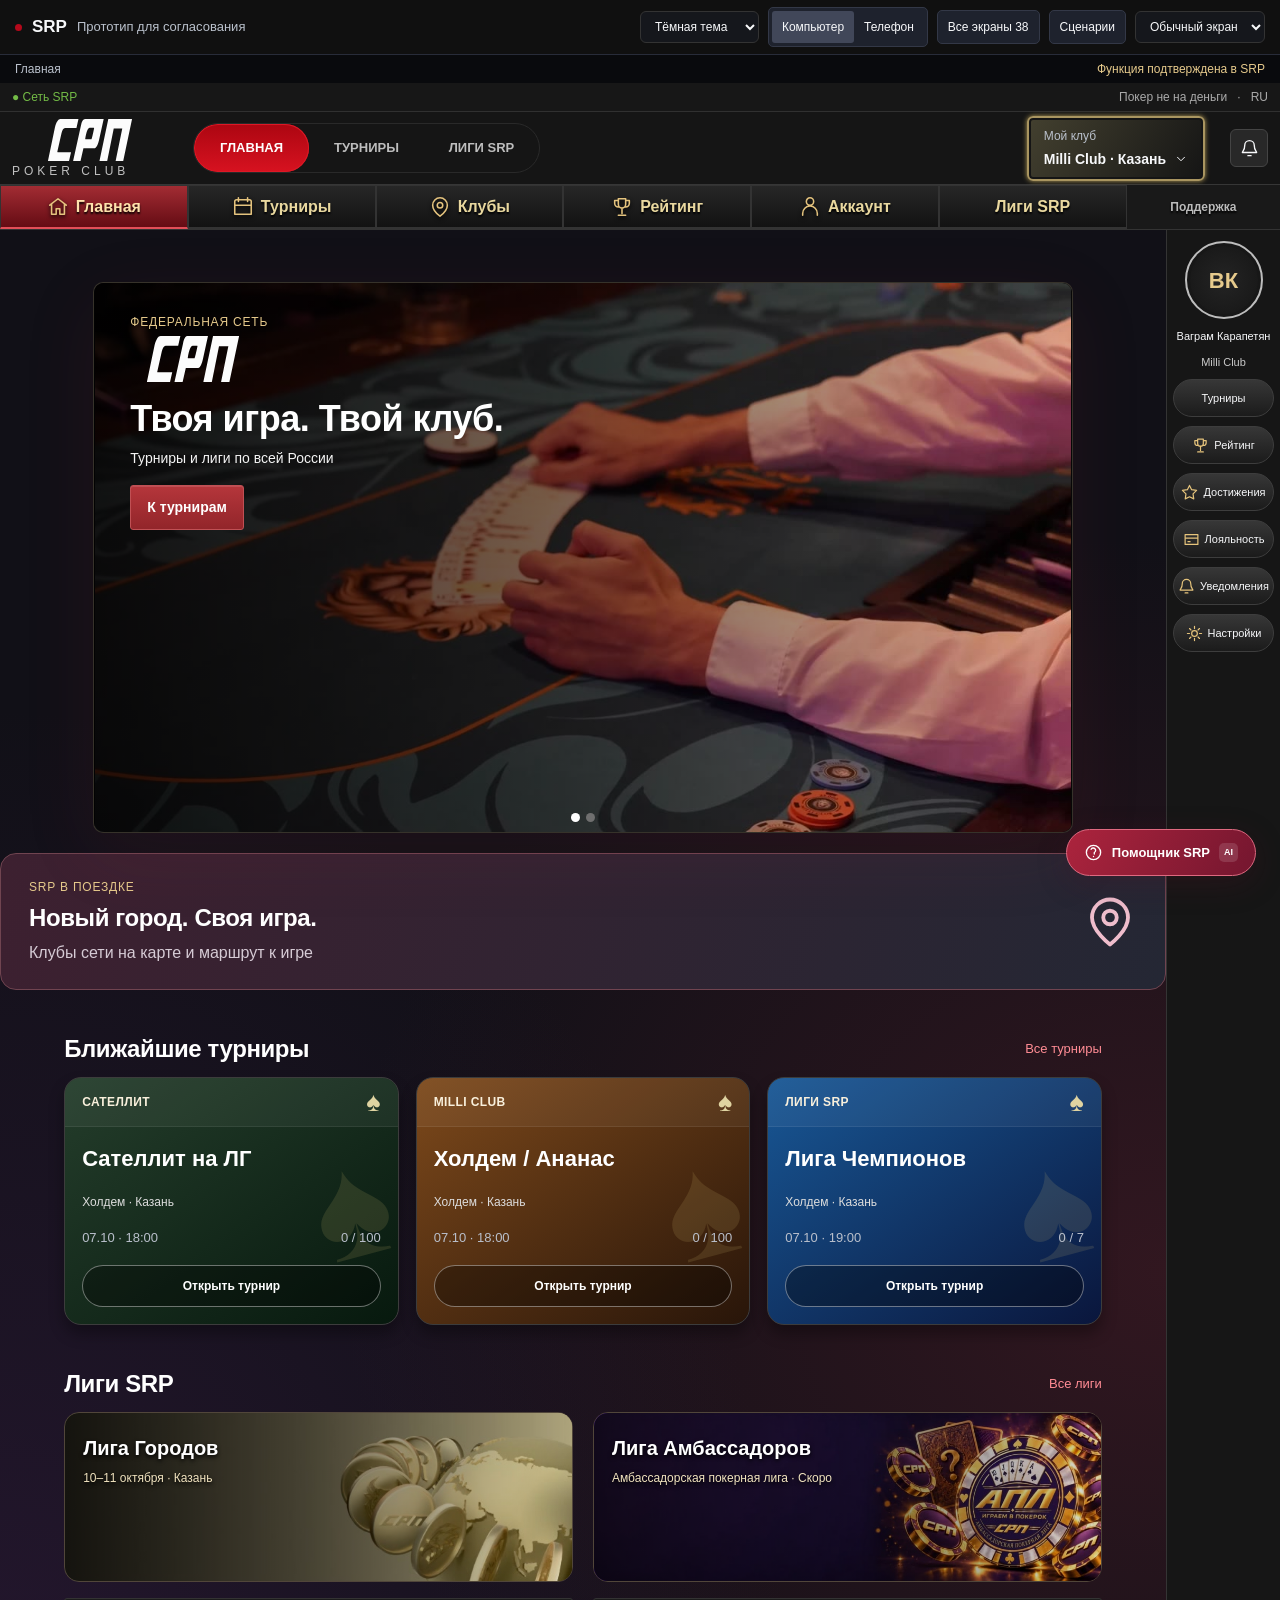
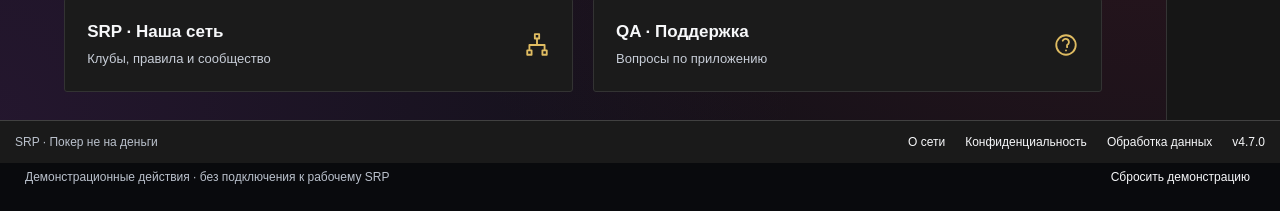
<file: index.html>
<!doctype html>
<html lang="ru">
<head>
<meta charset="utf-8"><meta name="viewport" content="width=device-width,initial-scale=1">
<meta name="description" content="Интерактивный прототип SRP: мобильная и десктопная версии, экраны и сценарии для согласования.">
<title>SRP — интерактивный прототип</title>
<link rel="icon" href="data:image/svg+xml,%3Csvg xmlns='http://www.w3.org/2000/svg' viewBox='0 0 40 40'%3E%3Crect width='40' height='40' rx='8' fill='%23ed343e'/%3E%3Ctext x='20' y='29' text-anchor='middle' font-size='30' fill='white'%3E♠%3C/text%3E%3C/svg%3E">
<link rel="stylesheet" href="styles.css?v=trip-plan-1">
</head>
<body>
<div id="prototype">
<header class="review-bar">
  <div class="review-brand"><span class="review-dot"></span><b>SRP</b><span>Прототип для согласования</span></div>
  <div class="review-actions">
    <select id="theme-picker" aria-label="Тема оформления"><option value="dark">Тёмная тема</option><option value="light">Светлая тема</option></select>
    <div class="device-picker" aria-label="Формат экрана"><button data-device="desktop" aria-pressed="true">Компьютер</button><button data-device="mobile" aria-pressed="false">Телефон</button></div>
    <button class="review-button" data-action="catalog">Все экраны <span id="screen-count"></span></button>
    <button class="review-button" data-action="journeys">Сценарии</button>
    <select id="state-picker" aria-label="Состояние экрана"><option value="normal">Обычный экран</option><option value="loading">Загрузка</option><option value="empty">Нет данных</option><option value="error">Ошибка</option></select>
  </div>
</header>
<div class="review-caption"><span id="screen-caption"></span><span id="coverage-caption"></span></div>
<div id="frame" class="frame" data-device="desktop"><div id="app" class="app"></div></div>
<div class="review-bottom"><span>Демонстрационные действия · без подключения к рабочему SRP</span><button data-action="reset-demo">Сбросить демонстрацию</button></div>
<div id="review-drawer" hidden></div>
<div id="modal-root"></div>
<div id="assistant-root"></div>
<div id="toast" role="status" aria-live="polite"></div>
</div>
<script src="app.js?v=trip-plan-1"></script>
</body>
</html>
</file>
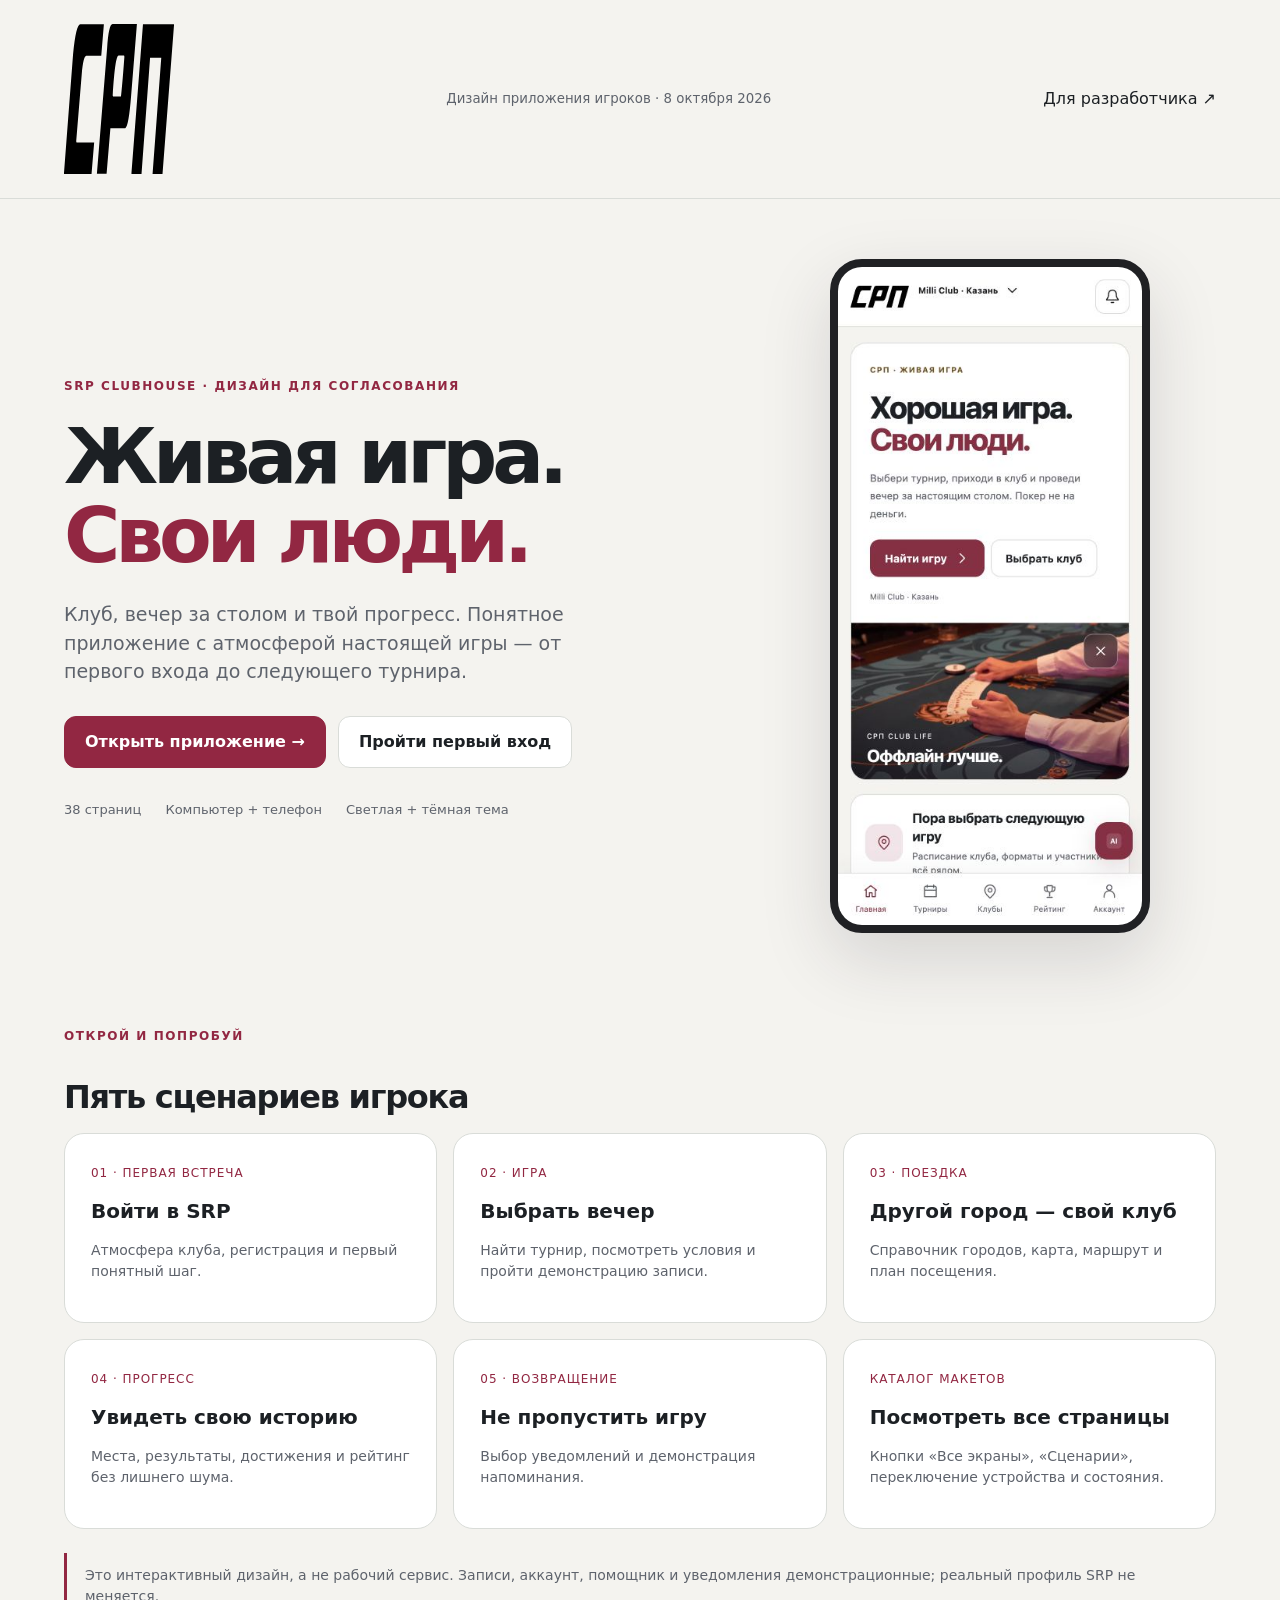
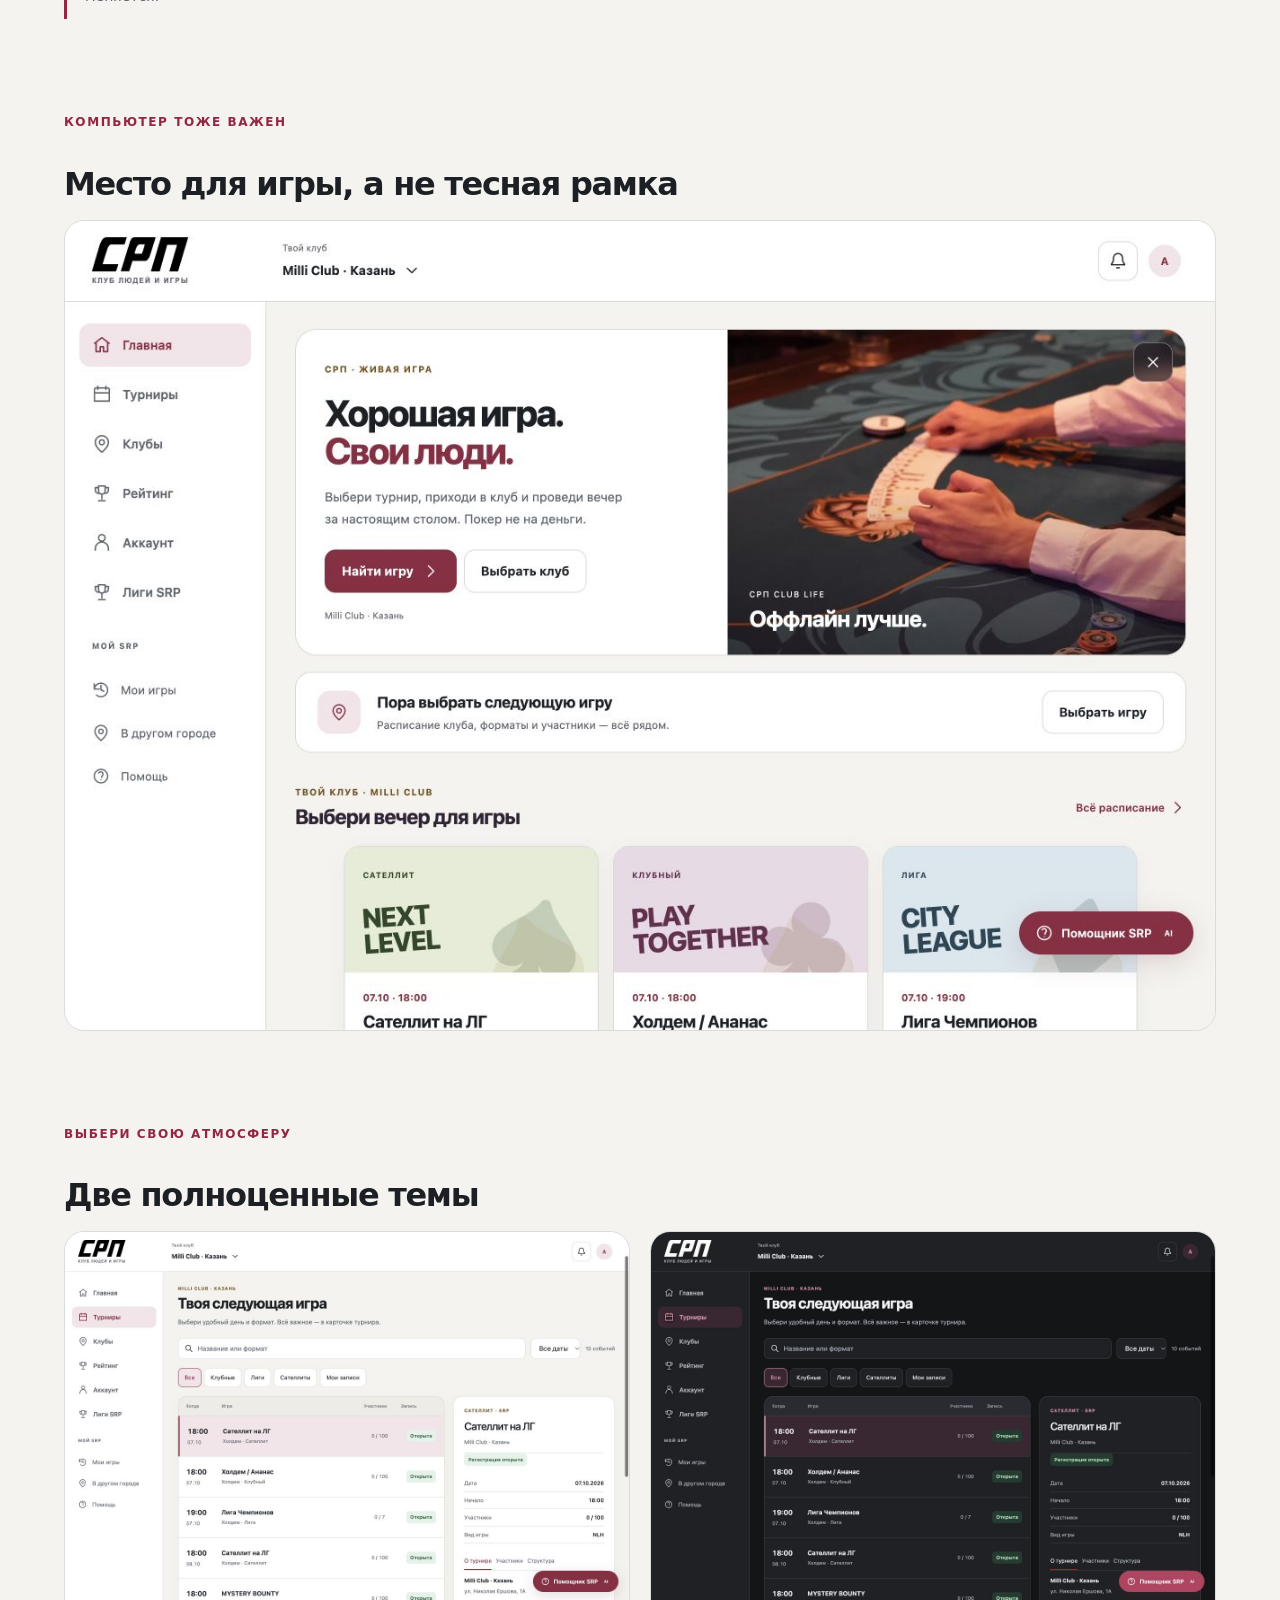
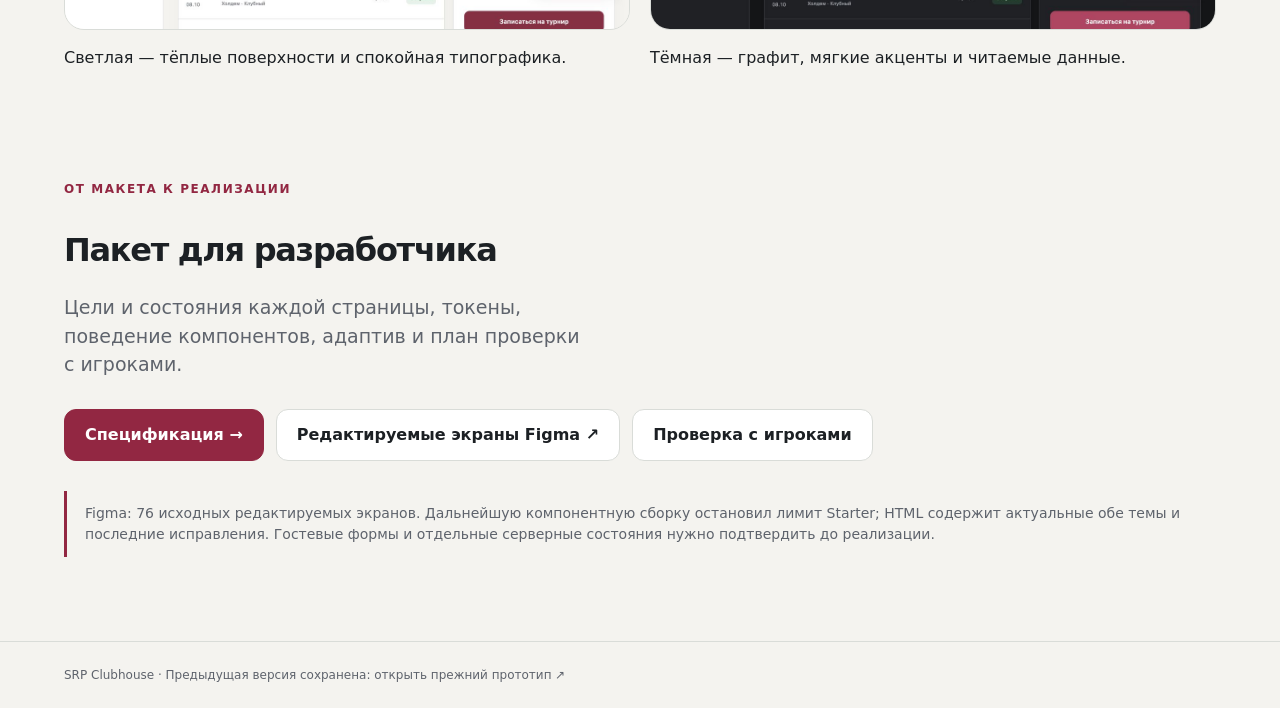
<file: design-v2/index.html>
<!doctype html><html lang="ru"><head><meta charset="utf-8"><meta name="viewport" content="width=device-width,initial-scale=1"><title>SRP Clubhouse · Новый дизайн</title><meta name="description" content="Новый дизайн приложения игроков SRP. Интерактивные сценарии, компьютер и телефон, две темы."><style>*{box-sizing:border-box}body{margin:0;background:#f4f3ef;color:#1c2024;font-family:Inter,system-ui,sans-serif;line-height:1.5}a{color:inherit;text-decoration:none}header{padding:24px 5vw;display:flex;align-items:center;justify-content:space-between;border-bottom:1px solid #d9dcd8}header img{width:110px;filter:brightness(0)}header small{color:#5e636c}main{max-width:1400px;margin:auto;padding:60px 5vw}h1{font-size:clamp(48px,6vw,86px);line-height:1.04;letter-spacing:-.065em;margin:20px 0 24px}h1 em{font-style:normal;color:#922742}.hero{display:grid;grid-template-columns:1fr .72fr;gap:70px;align-items:center}.eyebrow{font-size:12px;letter-spacing:.13em;color:#922742;font-weight:700}.intro{max-width:520px;font-size:19px;color:#5e636c}nav,.actions{display:flex;gap:12px;flex-wrap:wrap;margin:30px 0}.btn{display:inline-flex;align-items:center;min-height:48px;padding:13px 20px;border:1px solid #d9dcd8;border-radius:12px;background:white;font-weight:600}.btn.primary{background:#922742;color:white;border-color:#922742}.phone{max-width:320px;margin:auto;overflow:hidden;border-radius:32px;background:#202124;border:8px solid #202124;box-shadow:0 26px 70px #27222d26;line-height:0}.phone img{width:100%;height:auto}.meta{display:flex;gap:24px;flex-wrap:wrap;color:#5e636c;font-size:13px;margin-top:32px}.section{margin-top:90px}h2{font-size:32px;letter-spacing:-.04em;margin-bottom:12px}.grid{display:grid;grid-template-columns:repeat(3,1fr);gap:16px}.card{border:1px solid #d9dcd8;border-radius:20px;padding:26px;background:white}.card b{display:block;font-size:20px;margin:12px 0}.card p{color:#5e636c;font-size:14px}.card .number{font-size:12px;letter-spacing:.08em;color:#922742}.shot{width:100%;border:1px solid #d9dcd8;border-radius:20px;display:block}.themes{display:grid;grid-template-columns:1fr 1fr;gap:20px}.note{border-left:3px solid #922742;padding:12px 18px;color:#5e636c;font-size:14px;margin:24px 0}footer{border-top:1px solid #d9dcd8;padding:24px 5vw;color:#5e636c;font-size:12px}a:focus-visible{outline:3px solid #20847a;outline-offset:4px}@media(max-width:760px){header small{display:none}.hero{grid-template-columns:1fr;gap:36px}main{padding-top:36px}.grid,.themes{grid-template-columns:1fr}.section{margin-top:52px}.phone{max-width:270px}.intro{font-size:16px}}</style></head><body><header><img src="media/srp-wordmark.svg" alt="СРП"><small>Дизайн приложения игроков · 8 октября 2026</small><a href="handoff.html">Для разработчика ↗</a></header><main><section class="hero"><div><span class="eyebrow">SRP CLUBHOUSE · ДИЗАЙН ДЛЯ СОГЛАСОВАНИЯ</span><h1>Живая игра.<br><em>Свои люди.</em></h1><p class="intro">Клуб, вечер за столом и твой прогресс. Понятное приложение с атмосферой настоящей игры — от первого входа до следующего турнира.</p><div class="actions"><a class="btn primary" href="prototype/index.html?theme=light#home">Открыть приложение →</a><a class="btn" href="prototype/index.html?theme=light&audience=new#welcome">Пройти первый вход</a></div><div class="meta"><span>38 страниц</span><span>Компьютер + телефон</span><span>Светлая + тёмная тема</span></div></div><a class="phone" href="prototype/index.html?theme=light&device=mobile#home"><img src="previews/home-mobile-light.png" alt="Мобильная главная SRP"></a></section><section class="section"><span class="eyebrow">ОТКРОЙ И ПОПРОБУЙ</span><h2>Пять сценариев игрока</h2><div class="grid"><a class="card" href="prototype/index.html?theme=light&audience=new#welcome"><span class="number">01 · ПЕРВАЯ ВСТРЕЧА</span><b>Войти в SRP</b><p>Атмосфера клуба, регистрация и первый понятный шаг.</p></a><a class="card" href="prototype/index.html?theme=light#tournaments"><span class="number">02 · ИГРА</span><b>Выбрать вечер</b><p>Найти турнир, посмотреть условия и пройти демонстрацию записи.</p></a><a class="card" href="prototype/index.html?theme=light#map"><span class="number">03 · ПОЕЗДКА</span><b>Другой город — свой клуб</b><p>Справочник городов, карта, маршрут и план посещения.</p></a><a class="card" href="prototype/index.html?theme=light#statistics"><span class="number">04 · ПРОГРЕСС</span><b>Увидеть свою историю</b><p>Места, результаты, достижения и рейтинг без лишнего шума.</p></a><a class="card" href="prototype/index.html?theme=light#push-settings"><span class="number">05 · ВОЗВРАЩЕНИЕ</span><b>Не пропустить игру</b><p>Выбор уведомлений и демонстрация напоминания.</p></a><a class="card" href="prototype/index.html?theme=light&review=on#home"><span class="number">КАТАЛОГ МАКЕТОВ</span><b>Посмотреть все страницы</b><p>Кнопки «Все экраны», «Сценарии», переключение устройства и состояния.</p></a></div><p class="note">Это интерактивный дизайн, а не рабочий сервис. Записи, аккаунт, помощник и уведомления демонстрационные; реальный профиль SRP не меняется.</p></section><section class="section"><span class="eyebrow">КОМПЬЮТЕР ТОЖЕ ВАЖЕН</span><h2>Место для игры, а не тесная рамка</h2><a href="prototype/index.html?theme=light#home"><img class="shot" src="previews/home-desktop-light.png" alt="Главная SRP на компьютере"></a></section><section class="section"><span class="eyebrow">ВЫБЕРИ СВОЮ АТМОСФЕРУ</span><h2>Две полноценные темы</h2><div class="themes"><a href="prototype/index.html?theme=light#tournaments"><img class="shot" src="previews/tournaments-desktop-light.png" alt="Турниры · светлая тема"><p>Светлая — тёплые поверхности и спокойная типографика.</p></a><a href="prototype/index.html?theme=dark#tournaments"><img class="shot" src="previews/tournaments-desktop-dark.png" alt="Турниры · тёмная тема"><p>Тёмная — графит, мягкие акценты и читаемые данные.</p></a></div></section><section class="section"><span class="eyebrow">ОТ МАКЕТА К РЕАЛИЗАЦИИ</span><h2>Пакет для разработчика</h2><p class="intro">Цели и состояния каждой страницы, токены, поведение компонентов, адаптив и план проверки с игроками.</p><nav><a class="btn primary" href="handoff.html">Спецификация →</a><a class="btn" href="https://www.figma.com/design/gXy7fwsV4HKG4T3vUxKdQ6">Редактируемые экраны Figma ↗</a><a class="btn" href="usability-test.md">Проверка с игроками</a></nav><p class="note">Figma: 76 исходных редактируемых экранов. Дальнейшую компонентную сборку остановил лимит Starter; HTML содержит актуальные обе темы и последние исправления. Гостевые формы и отдельные серверные состояния нужно подтвердить до реализации.</p></section></main><footer>SRP Clubhouse · Предыдущая версия сохранена: <a href="../">открыть прежний прототип ↗</a></footer></body></html>
</file>
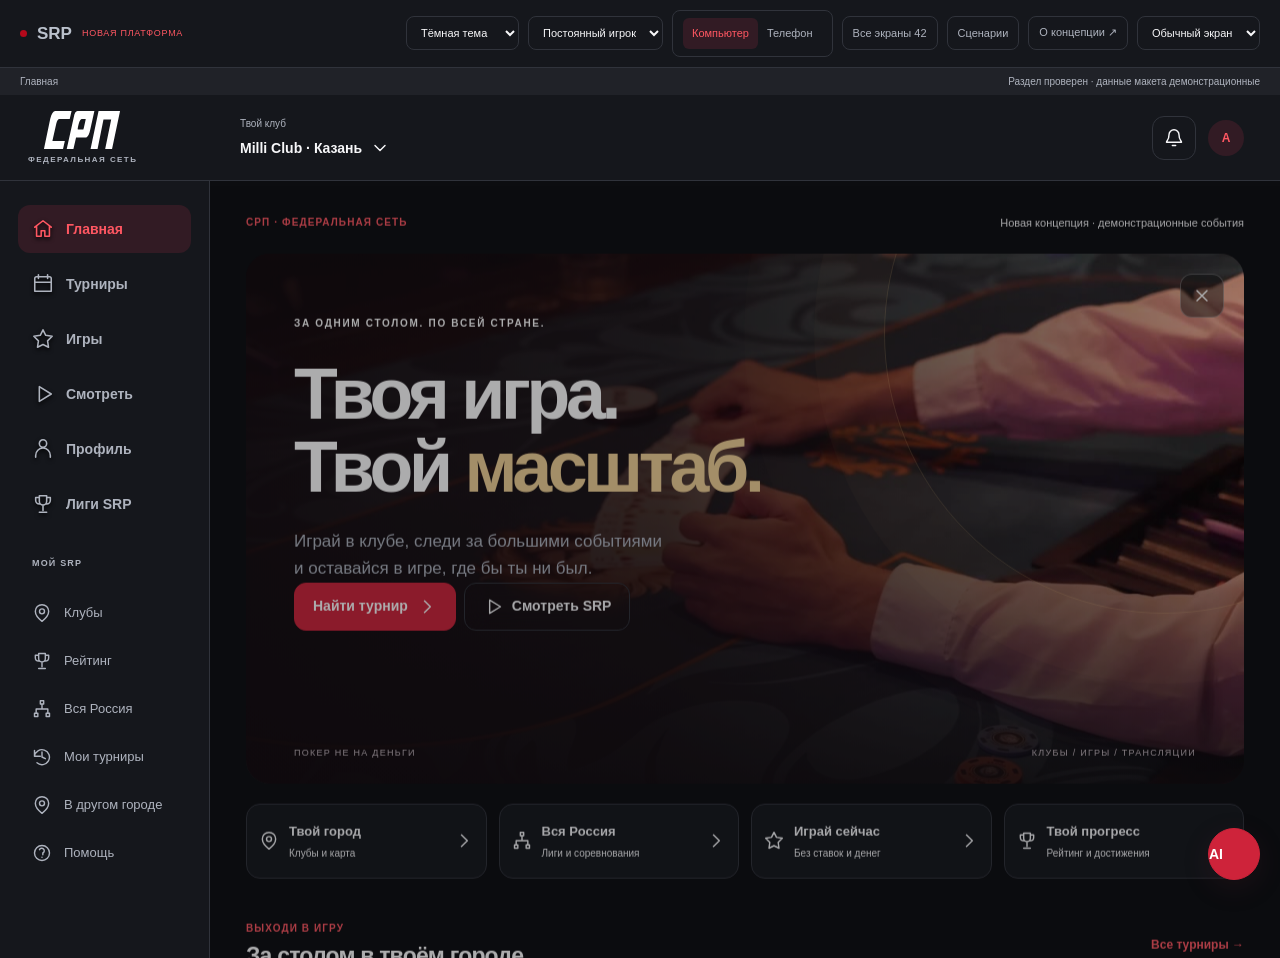
<file: design-v3/index.html>
<!doctype html><html lang="ru"><meta charset="utf-8"><meta name="viewport" content="width=device-width,initial-scale=1"><meta http-equiv="refresh" content="0;url=prototype/index.html?theme=dark#home"><title>SRP — новая платформа</title><a href="prototype/index.html?theme=dark#home">Открыть интерактивный концепт</a></html>
</file>
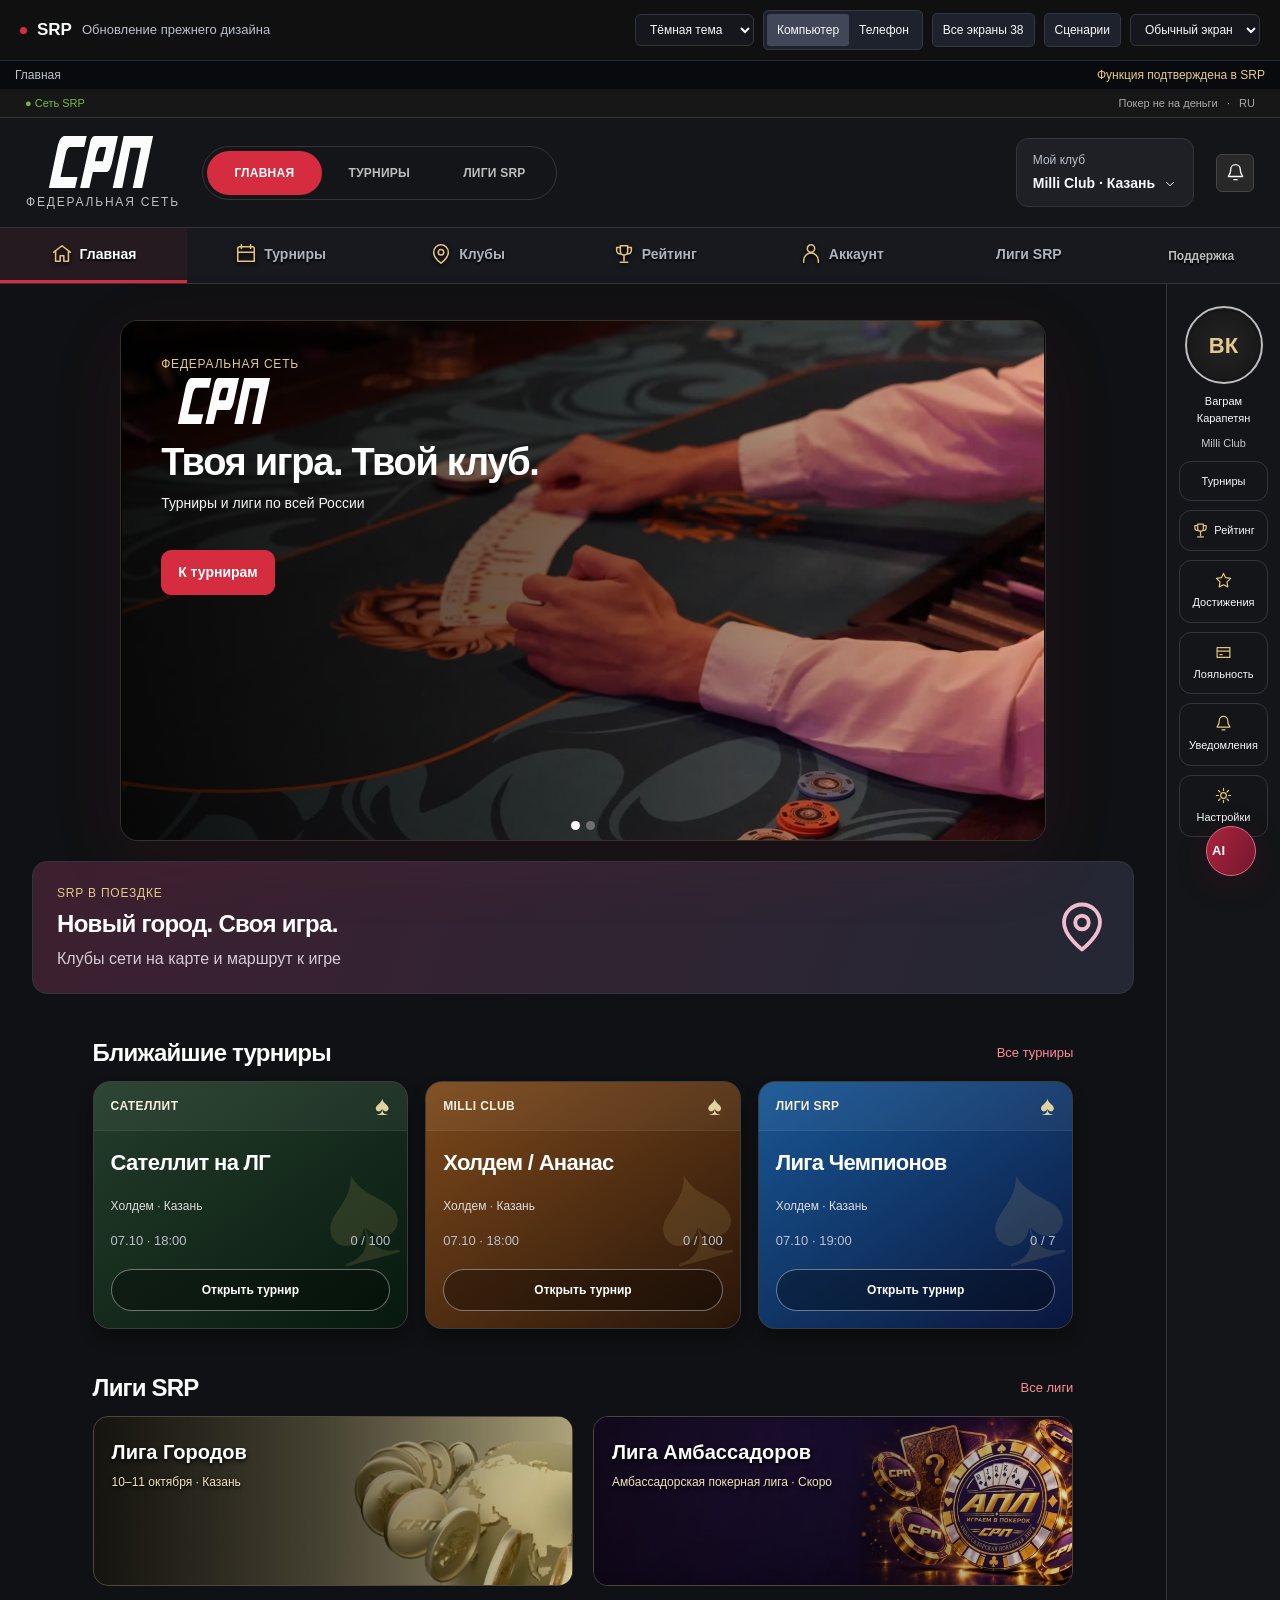
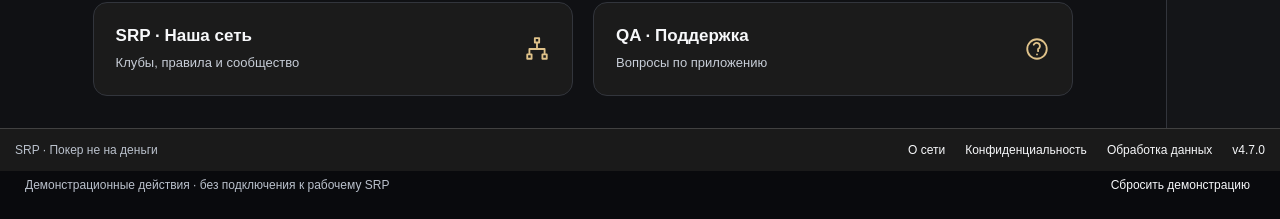
<file: modern/index.html>
<!doctype html>
<html lang="ru">
<head>
<meta charset="utf-8"><meta name="viewport" content="width=device-width,initial-scale=1">
<meta name="description" content="Интерактивный прототип SRP: мобильная и десктопная версии, экраны и сценарии для согласования.">
<title>SRP — интерактивный прототип</title>
<link rel="icon" href="data:image/svg+xml,%3Csvg xmlns='http://www.w3.org/2000/svg' viewBox='0 0 40 40'%3E%3Crect width='40' height='40' rx='8' fill='%23ed343e'/%3E%3Ctext x='20' y='29' text-anchor='middle' font-size='30' fill='white'%3E♠%3C/text%3E%3C/svg%3E">
<link rel="stylesheet" href="styles.css?v=modern-classic-2">
<link rel="stylesheet" href="modern.css?v=modern-classic-2">
</head>
<body>
<div id="prototype">
<header class="review-bar">
  <div class="review-brand"><span class="review-dot"></span><b>SRP</b><span>Обновление прежнего дизайна</span></div>
  <div class="review-actions">
    <select id="theme-picker" aria-label="Тема оформления"><option value="dark">Тёмная тема</option><option value="light">Светлая тема</option></select>
    <div class="device-picker" aria-label="Формат экрана"><button data-device="desktop" aria-pressed="true">Компьютер</button><button data-device="mobile" aria-pressed="false">Телефон</button></div>
    <button class="review-button" data-action="catalog">Все экраны <span id="screen-count"></span></button>
    <button class="review-button" data-action="journeys">Сценарии</button>
    <select id="state-picker" aria-label="Состояние экрана"><option value="normal">Обычный экран</option><option value="loading">Загрузка</option><option value="empty">Нет данных</option><option value="error">Ошибка</option></select>
  </div>
</header>
<div class="review-caption"><span id="screen-caption"></span><span id="coverage-caption"></span></div>
<div id="frame" class="frame" data-device="desktop"><div id="app" class="app"></div></div>
<div class="review-bottom"><span>Демонстрационные действия · без подключения к рабочему SRP</span><button data-action="reset-demo">Сбросить демонстрацию</button></div>
<div id="review-drawer" hidden></div>
<div id="modal-root"></div>
<div id="assistant-root"></div>
<div id="toast" role="status" aria-live="polite"></div>
</div>
<script src="app.js?v=modern-classic-2"></script>
</body>
</html>
</file>
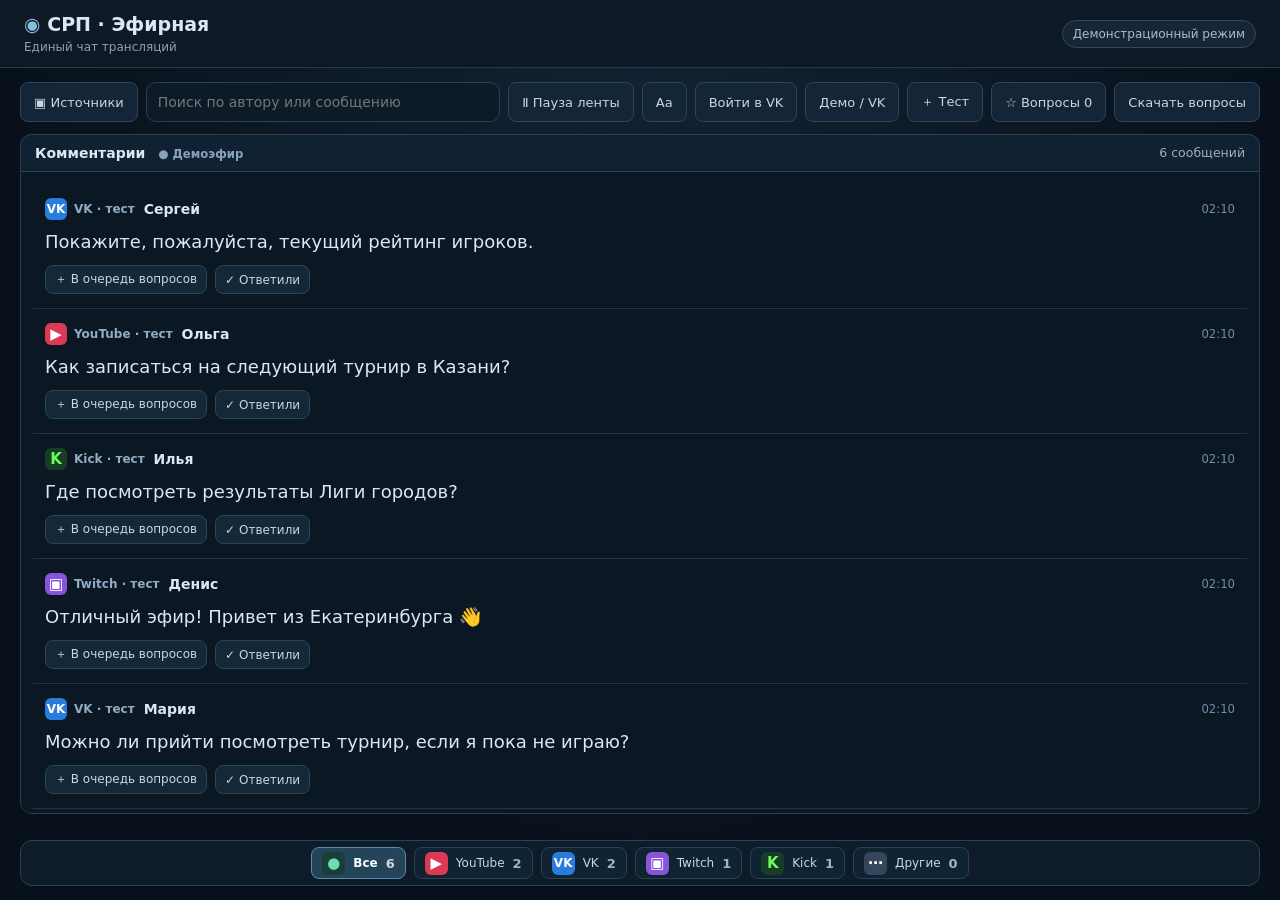
<file: stream-desk/index.html>
<!doctype html><html lang="ru"><meta charset="utf-8"><meta name="viewport" content="width=device-width,initial-scale=1"><title>СРП · Эфирная</title><style>
:root{color-scheme:dark;font:15px system-ui;background:#0e1016;color:#eff0f6}*{box-sizing:border-box}body{margin:0}button,input,select{font:inherit}button{cursor:pointer;border:1px solid #343746;border-radius:10px;padding:10px 14px;background:#232632;color:inherit}button:hover{border-color:#dfcd80}button.active,.primary{background:#dfcd80;color:#232016}header{padding:22px 30px;border-bottom:1px solid #2c303c;display:flex;justify-content:space-between;gap:20px;align-items:center}h1{font-size:23px;margin:0}small,.muted{color:#a5acc0}header small{display:block;margin-top:5px}.badge{font-size:12px;border:1px solid #514a32;color:#e4d68c;padding:6px 10px;border-radius:20px}.layout{max-width:1800px;margin:auto;display:grid;grid-template-columns:250px 1fr 350px;min-height:calc(100vh - 91px)}aside{padding:24px 18px;background:#141720}.sidebar{border-right:1px solid #2c303c}.queue{border-left:1px solid #2c303c}h2{font-size:17px;margin:0 0 15px}.source{background:#1e222d;border:1px solid #303442;padding:13px;border-radius:12px;margin-bottom:10px}.source a{color:#dfcd80;display:block;font-size:12px;overflow-wrap:anywhere;margin-top:9px}.source strong{display:block}.source small{display:block;margin-top:5px}.source button{font-size:12px;padding:5px;margin-top:8px}.main{padding:24px}.toolbar{display:flex;gap:8px;flex-wrap:wrap;margin-bottom:16px}input,select{background:#191d27;color:#eee;border:1px solid #373d4c;padding:11px;border-radius:10px;width:100%}#search{flex:1;min-width:150px}.filters{display:flex;gap:7px;flex-wrap:wrap;margin:18px 0}.message{background:#191d27;border:1px solid #2f3441;border-radius:14px;padding:17px;margin-bottom:10px}.meta{display:flex;gap:10px;align-items:center;font-size:13px}.platform{font-size:11px;border-radius:6px;background:#2f3550;padding:4px 7px;color:#c3ccff}.message p{line-height:1.5;margin:12px 0}.actions{display:flex;gap:8px}.actions button{font-size:12px;padding:6px 10px}.answered{opacity:.65}.queue .message{padding:13px}.empty{padding:35px 15px;text-align:center;color:#a5acc0}.note{font-size:13px;line-height:1.5;color:#a5acc0;margin-top:22px}dialog{background:#191d27;color:#eee;border:1px solid #41485a;border-radius:18px;width:min(480px,90vw);padding:24px}dialog::backdrop{background:#0009}dialog label{display:block;margin:15px 0 7px}dialog .actions{margin-top:20px}#status{min-height:20px;font-size:13px;color:#dfcd80}.mobile-title{display:none}@media(max-width:1100px){.layout{grid-template-columns:210px 1fr}.queue{grid-column:1/-1;border-top:1px solid #303442}}@media(max-width:650px){header{padding:18px;align-items:flex-start}.layout{display:block}.sidebar{border-bottom:1px solid #303442}.sources{display:flex;gap:10px;overflow:auto}.source{min-width:180px}.main{padding:18px}header .badge{max-width:130px;text-align:center}.queue{padding:18px}.actions{flex-wrap:wrap}}button:focus-visible,input:focus-visible{outline:2px solid #dfcd80;outline-offset:3px}

/* Presenter-focused layout */
:root{font-size:16px;background:#0c1018;color:#eef2f9}header{padding:20px 28px;background:#141b28}h1{font-size:25px;letter-spacing:-.7px}header small{font-size:14px}.layout{grid-template-columns:230px minmax(360px,1fr) 390px}.sidebar{background:#111824;padding:24px 16px}.main{padding:26px;background:#0c1018}.queue{background:#151d2b;padding:26px 20px;border-left:1px solid #344157}.queue h2{font-size:22px}.queue>small{font-size:14px;line-height:1.6;display:block}.message{padding:20px;background:#182131;border:1px solid #2b394f;border-left:4px solid #8196e4;margin-bottom:14px;border-radius:14px}.message p{font-size:20px;line-height:1.55;margin:16px 0 20px}.meta{font-size:15px;flex-wrap:wrap}.meta small{margin-left:auto}.platform{font-size:12px;font-weight:700;padding:6px 9px}.actions button{font-size:14px;padding:10px 13px}.queue .message{padding:17px;border-left-color:#dfcd80;background:#202c40}.queue .message p{font-size:21px}.answered{opacity:.6}.source{padding:15px;background:#1a2434}.source strong{font-size:15px}.source small{font-size:13px;line-height:1.4}.filters button{border-radius:25px;padding:10px 16px}.filters button small{display:inline-block;margin-left:5px;color:inherit;opacity:.8}.toolbar{position:sticky;top:0;background:#0c1018;padding:8px 0;z-index:2}.primary,button.active{font-weight:650}.badge{background:#302d22}.empty{border:1px dashed #3d4b61;border-radius:14px;margin-top:20px;line-height:1.7}.note{font-size:13px}.helpbar{padding:14px 18px;background:#18263b;border:1px solid #304868;border-radius:12px;color:#c9d8ef;font-size:14px;line-height:1.6;margin-bottom:16px}.queue .actions button:last-child{background:#dfcd80;color:#232016}.message[data-platform="YouTube"]{border-left-color:#f47783}.message[data-platform="VK"]{border-left-color:#62a9ff}.message[data-platform="Twitch"]{border-left-color:#b98aff}.message[data-platform="Kick"]{border-left-color:#89d571}#status:empty{display:none}#status{padding:10px 0}.mobile-switch{display:none}.focus-mode .sidebar{display:none}.focus-mode .layout{grid-template-columns:1fr 430px}.focus-mode .message p{font-size:24px}@media(min-width:1500px){.main{padding:28px 40px}}@media(max-width:1150px){.layout{grid-template-columns:190px minmax(320px,1fr) 320px}.main{padding:20px}.queue{padding:20px 14px}.message p{font-size:18px}.toolbar{position:static}}@media(max-width:900px){.layout{grid-template-columns:1fr 330px}.sidebar{grid-column:1/-1;border-bottom:1px solid #344157}.sources{display:flex;gap:10px;overflow:auto}.source{min-width:200px;margin:0}.sidebar .note{margin:12px 0 0}.sidebar h2{display:inline-block;margin-right:15px}.sidebar #add{margin-top:12px}.queue{grid-column:auto}.focus-mode .layout{grid-template-columns:1fr 330px}}@media(max-width:650px){header{padding:18px;flex-wrap:wrap}.layout,.focus-mode .layout{display:block}.sidebar{padding:16px}.main,.queue{padding:18px}.mobile-switch{display:flex;padding:12px 18px;gap:8px;background:#141b28}.mobile-switch button{flex:1}.queue{display:none}.show-queue .queue{display:block}.show-queue .main{display:none}.message p{font-size:19px}.toolbar input{flex-basis:100%}.toolbar button{flex:1}.queue .message p{font-size:21px}.focus-mode .message p{font-size:21px}}

/* Compact broadcast console */
:root{background:#08111b;color:#dce7f3;font-size:15px}body{background:radial-gradient(ellipse at top,#132333,#08111b 70%);height:100vh;overflow:hidden}header{height:68px;padding:14px 24px;background:#0d1925;border-bottom:1px solid #243849}h1{font-size:19px;letter-spacing:0}header small{font-size:12px;color:#8ba1b7}header .badge{background:#172637;border-color:#32475b;color:#a6bdd4}.layout{height:calc(100vh - 140px);min-height:0;display:block;max-width:none;padding:14px 20px}.sidebar{display:none;position:fixed;top:82px;left:32px;width:300px;max-height:70vh;overflow:auto;z-index:6;border:1px solid #385268;background:#102031;border-radius:14px;box-shadow:0 20px 70px #0009}.show-sources .sidebar{display:block}.main{height:100%;padding:0;background:transparent;display:flex;flex-direction:column}.helpbar{display:none}.toolbar{position:static;background:transparent;margin:0 0 12px;padding:0;flex-wrap:nowrap;gap:8px}#search{background:#0d1b29;border-color:#2a4054;font-size:14px}button{background:#132536;border-color:#2d455a;border-radius:8px;color:#c5d7e8;padding:9px 13px}button:hover{background:#213b50;border-color:#53758e}.toolbar button{font-size:13px;white-space:nowrap}.main>div[style]{margin:0!important;padding:10px 14px;background:#102131;border:1px solid #2a4052;border-bottom:0;border-radius:12px 12px 0 0}.main h2{font-size:14px;margin:0}#feed{flex:1;overflow:auto;background:#0b1723;border:1px solid #2a4052;border-radius:0 0 12px 12px;padding:12px;scrollbar-color:#34516a #0b1723}.message{border:0;border-bottom:1px solid #213547;border-left:0!important;border-radius:0;background:transparent;padding:14px 12px;margin:0}.message:hover{background:#112335}.message p{font-size:18px;line-height:1.5;margin:8px 0 10px}.meta{font-size:14px;gap:9px}.meta small{color:#708da7}.platform{padding:0;background:transparent;display:flex;align-items:center;gap:7px;color:#92acc4;font-size:12px}.platform .picon{width:22px;height:22px}.actions button{font-size:12px;padding:5px 9px;background:#142838;border-color:#294558}.answered{opacity:.45}.filters{position:fixed;bottom:14px;left:20px;right:20px;height:46px;display:flex;justify-content:center;align-items:center;background:#0e1c29;border:1px solid #294254;border-radius:12px;margin:0;gap:8px;z-index:4}.filters button{display:flex;align-items:center;gap:8px;padding:6px 10px;border-radius:8px;background:#102333;border-color:#2a4054;height:32px;font-size:12px}.filters button.active{background:#234459;border-color:#5b8aab;color:#fff}.filters small{font-size:13px;font-weight:700;margin-left:0!important;color:inherit}.picon{display:inline-flex;align-items:center;justify-content:center;width:23px;height:23px;border-radius:6px;font-size:15px;font-weight:900;color:white}.picon.yt{background:#dc3954}.picon.vk{background:#287cdb;font-size:12px}.picon.tw{background:#8655d9}.picon.ki{background:#173d25;color:#6cfa5e}.picon.all{background:#183e35;color:#6edab0}.picon.other{background:#35465c}.queue{display:none;position:fixed;right:20px;top:82px;bottom:78px;width:380px;overflow:auto;z-index:5;border:1px solid #41617c;border-radius:14px;background:#132536;box-shadow:-20px 0 60px #0007;padding:22px}.show-queue .queue{display:block}.queue .message{background:#182e40;border-radius:10px;margin-top:10px;border:1px solid #36546b;padding:14px}.queue .message p{font-size:18px}.queue .actions button:last-child{background:#335e76;color:#fff}.queue h2{font-size:18px}.queue>small{color:#9db6cb;font-size:13px}.focus-mode .layout{display:block}.focus-mode .message p{font-size:23px}.empty{border:0;color:#8ba4bb}.source{background:#142b3e;border-color:#335068}.source a{color:#a4cbed}.primary{background:#356582;color:white}.mobile-switch{display:none!important}#status{color:#9dc9e8;font-size:12px}.iconbutton{font-size:17px!important;min-width:40px}dialog{background:#112234;border-color:#3b5871}.sources{display:block}@media(max-width:650px){header{height:65px;padding:12px 16px;flex-wrap:nowrap}header .badge{font-size:10px;max-width:100px;padding:5px}header small{font-size:10px}.layout{padding:10px;height:calc(100vh - 133px)}.toolbar{flex-wrap:wrap;margin-bottom:8px}.toolbar input{flex-basis:100%;padding:9px}.toolbar button{flex:1;font-size:11px;padding:7px 5px}.filters{left:10px;right:10px;bottom:10px;gap:4px}.filters button{padding:5px 7px;gap:4px}.filters .plabel{display:none}.queue{left:10px;right:10px;width:auto;top:75px;bottom:68px}.sidebar{left:10px;width:calc(100vw - 20px);top:75px}.message{padding:12px 5px}.message p{font-size:17px}.show-queue .main{display:flex}.sources{display:block}.source{min-width:0}.meta strong{font-size:13px}#export{display:none}}
</style><header><div><h1><span style="color:#88bbdc">◉</span> СРП · Эфирная</h1><small>Единый чат трансляций</small></div><span class="badge">Демонстрационный режим</span></header><div class="mobile-switch"><button id="viewfeed" class="active">Комментарии</button><button id="viewqueue">Вопросы ведущему</button></div><div class="layout"><aside class="sidebar"><button id="closesources" style="float:right" aria-label="Закрыть источники">✕</button><h2>Источники эфира</h2><div id="sources" class="sources"></div><button class="primary" id="add">＋ Добавить ссылку</button><p class="note">VK: авторизуйтесь, загрузите комментарии и включите автообновление. Другие площадки пока демонстрационные.</p></aside><main class="main"><div class="helpbar"><strong>1. Читайте ленту → 2. Выбирайте вопросы → 3. Отмечайте ответы</strong><br>Выбранные вопросы остаются справа и не теряются среди комментариев.</div><div class="toolbar"><button id="sources-toggle" title="Источники трансляций" aria-label="Источники трансляций">▣ Источники</button><input id="search" aria-label="Поиск сообщений" placeholder="Поиск по автору или сообщению"><button id="pause">Ⅱ Пауза ленты</button><button id="focus" title="Увеличить текст">Аа</button><button id="vk-auth">Войти в VK</button><button id="mode">Демо / VK</button><button id="compose">＋ Тест</button><button id="queue-toggle">☆ Вопросы <span id="queue-num">0</span></button><button id="export">Скачать вопросы</button></div><div id="status" role="status"></div><div class="filters" id="filters"></div><div style="display:flex;justify-content:space-between;margin:22px 0 14px"><h2>Комментарии <small id="feedmode" style="margin-left:8px;color:#86a4bc">● Демоэфир</small></h2><small id="count"></small></div><div id="feed"></div></main><aside class="queue"><button id="closequeue" style="float:right" aria-label="Закрыть вопросы">✕</button><h2>Вопросы ведущему <span id="qcount" class="badge">0</span></h2><small>Отмечайте вопросы в ленте. После ответа убирайте их из очереди.</small><div id="questions" style="margin-top:20px"></div></aside></div><dialog id="modal"><form id="form"><h2>Добавить трансляцию</h2><label for="url">Ссылка на эфир</label><input id="url" type="url" required placeholder="https://…"><label for="name">Название</label><input id="name" required placeholder="Например: Финал Лиги городов"><label for="platform">Площадка</label><select id="platform"><option>YouTube</option><option>VK</option><option>Twitch</option><option>Kick</option><option>Другие</option></select><p class="note">Добавление ссылки не подключает чат. Источник будет помечен «Не подключён».</p><div class="actions"><button type="submit" class="primary">Добавить</button><button type="button" id="cancel">Отмена</button></div></form></dialog><dialog id="testmodal"><form id="testform"><h2>Проверить сообщение</h2><p class="note">Сообщение появится в ленте как тестовое. Это позволяет проверить сценарий ведущего.</p><label for="testauthor">Автор</label><input id="testauthor" required value="Тестовый зритель" maxlength="80"><label for="testplatform">Площадка</label><select id="testplatform"><option>YouTube</option><option>VK</option><option>Twitch</option><option>Kick</option></select><label for="testtext">Комментарий</label><textarea id="testtext" required maxlength="2000" rows="4" style="width:100%;background:#0d1b29;color:#eee;border:1px solid #385268;border-radius:8px;padding:12px;font:inherit">Когда начинается следующий турнир?</textarea><div class="actions"><button class="primary" type="submit">Отправить тест</button><button type="button" id="canceltest">Отмена</button></div></form></dialog><script src="./vk-test/vk-bridge-2.15.9.min.js"></script><script>
const $=id=>document.getElementById(id),esc=s=>String(s).replace(/[&<>"']/g,c=>({'&':'&amp;','<':'&lt;','>':'&gt;','"':'&quot;',"'":'&#39;'}[c]));
let vkToken=null,vkReady=false,vkCursor=0;const vkBridge=window.vkBridge;let realMode=false,loadingVk=false;let pending=0;let saved;try{saved=JSON.parse(localStorage.getItem('srp-stream-desk-v1'))}catch{}let sources=Array.isArray(saved?.sources)?saved.sources:[],messages=Array.isArray(saved?.messages)?saved.messages:[],filter='Все',paused=false;
for(const source of sources){source.auto=false;source.connection='Не подключён'}
const examples=[['YouTube','Алексей','Во сколько начинается финальный стол?'],['VK','Мария','Можно ли прийти посмотреть турнир, если я пока не играю?'],['Twitch','Денис','Отличный эфир! Привет из Екатеринбурга 👋'],['Kick','Илья','Где посмотреть результаты Лиги городов?'],['YouTube','Ольга','Как записаться на следующий турнир в Казани?'],['VK','Сергей','Покажите, пожалуйста, текущий рейтинг игроков.']];
function demo(i){let [platform,author,text]=examples[i%examples.length];messages.push({id:crypto.randomUUID(),platform,author,text,time:new Date().toLocaleTimeString('ru-RU',{hour:'2-digit',minute:'2-digit'}),question:false,answered:false});if(messages.length>200)messages=messages.filter(m=>m.question||m.answered).concat(messages.filter(m=>!m.question&&!m.answered).slice(-150));save();render()}
function save(){try{localStorage.setItem('srp-stream-desk-v1',JSON.stringify({sources,messages}))}catch{$('status').textContent='Браузер не разрешил сохранение. Данные доступны до закрытия страницы.'}}
function icon(p){const map={YouTube:['yt','▶'],VK:['vk','VK'],Twitch:['tw','▣'],Kick:['ki','K'],'Все':['all','●'],'Другие':['other','⋯']};let [c,t]=map[p]||map['Другие'];return `<span class="picon ${c}" aria-hidden="true">${t}</span>`}function card(m){return `<article data-platform="${esc(m.platform)}" class="message ${m.answered?'answered':''}"><div class="meta"><span class="platform">${icon(m.platform)} ${esc(m.platform)} · ${m.kind==='video-comment'?'комментарий к видео':'тест'}</span><strong>${esc(m.author)}</strong><small>${esc(m.time)}</small></div><p>${esc(m.text)}</p><div class="actions"><button data-id="${esc(m.id)}" data-action="question">${m.question?'✓ Убрать из очереди':'＋ В очередь вопросов'}</button><button data-id="${esc(m.id)}" data-action="answer">${m.answered?'↶ Вернуть':'✓ Ответили'}</button></div></article>`}
function render(){let search=$('search').value.toLowerCase();let visible=messages.filter(m=>(realMode?m.kind==='video-comment':m.kind!=='video-comment')&&(filter==='Все'||m.platform===filter)&&(m.text+' '+m.author).toLowerCase().includes(search));$('feed').innerHTML=visible.slice(-100).reverse().map(card).join('')||'<div class="empty">Сообщений пока нет</div>';$('count').textContent=visible.length+' сообщений';let qs=messages.filter(m=>m.question&&!m.answered);$('questions').innerHTML=qs.map(card).join('')||'<div class="empty"><strong>Очередь пока пуста</strong><br>Нажмите «＋ В очередь вопросов»<br>под нужным сообщением в ленте.</div>';$('qcount').textContent=qs.length;$('queue-num').textContent=qs.length;$('filters').innerHTML=['Все','YouTube','VK','Twitch','Kick','Другие'].map(p=>`<button data-filter="${p}" class="${filter===p?'active':''}">${icon(p)}<span class="plabel">${p}</span> <small>${messages.filter(m=>(realMode?m.kind==='video-comment':m.kind!=='video-comment')&&(p==='Все'||m.platform===p)).length}</small></button>`).join('');$('sources').innerHTML=sources.map((s,i)=>`<div class="source"><strong>${esc(s.name)}</strong><small>${esc(s.platform)} · ${esc(s.connection||'Не подключён')}</small><a href="${esc(s.url)}" target="_blank" rel="noopener noreferrer">Открыть трансляцию ↗</a>${s.platform==='VK'?`<button data-auto="${i}">${s.auto?'Остановить обновление':'Автообновление'}</button><button data-connect="${i}">Загрузить комментарии</button><button data-more="${i}" ${s.hasMore?'':'disabled'}>Ещё старые</button>`:''}<button data-remove="${i}">Удалить ссылку</button></div>`).join('')||'<div class="source"><strong>Тестовый эфир СРП</strong><small>4 площадки · демонстрация</small></div>'}
document.addEventListener('click',e=>{let b=e.target.closest('button');if(!b)return;if(b.dataset.auto!==undefined){const source=sources[Number(b.dataset.auto)];if(!vkToken){$('status').textContent='Сначала разрешите доступ VK внутри мини-приложения.';return}source.auto=!source.auto;render();if(source.auto)loadVk(Number(b.dataset.auto),false);return}if(b.dataset.connect!==undefined){loadVk(Number(b.dataset.connect),false);return}if(b.dataset.more!==undefined){loadVk(Number(b.dataset.more),true);return}if(b.dataset.filter){filter=b.dataset.filter;render()}if(b.dataset.action){let m=messages.find(m=>m.id===b.dataset.id);if(!m)return;if(b.dataset.action==='question'){m.question=!m.question;if(m.question)m.answered=false}else{m.answered=!m.answered}save();render()}if(b.dataset.remove!==undefined){sources.splice(Number(b.dataset.remove),1);save();render()}});
$('sources-toggle').onclick=()=>document.body.classList.toggle('show-sources');$('queue-toggle').onclick=()=>document.body.classList.toggle('show-queue');$('focus').onclick=()=>{document.body.classList.toggle('focus-mode');$('focus').textContent=document.body.classList.contains('focus-mode')?'Аа −':'Аа'};$('viewfeed').onclick=()=>{document.body.classList.remove('show-queue');$('viewfeed').classList.add('active');$('viewqueue').classList.remove('active')};$('viewqueue').onclick=()=>{document.body.classList.add('show-queue');$('viewqueue').classList.add('active');$('viewfeed').classList.remove('active')};$('search').oninput=render;$('add').onclick=()=>$('modal').showModal();$('cancel').onclick=()=>$('modal').close();$('form').onsubmit=e=>{e.preventDefault();let u=new URL($('url').value);if(!['http:','https:'].includes(u.protocol)){$('url').setCustomValidity('Укажите ссылку HTTP или HTTPS');$('url').reportValidity();return}if(sources.some(s=>s.url===u.href)){$('url').setCustomValidity('Эта трансляция уже добавлена');$('url').reportValidity();return}sources.push({url:u.href,name:$('name').value.trim().slice(0,120),platform:$('platform').value});save();render();$('modal').close();$('form').reset();$('status').textContent='Ссылка сохранена. Для комментариев нужен коннектор площадки.'};$('url').oninput=()=>$('url').setCustomValidity('');$('pause').onclick=()=>{paused=!paused;$('pause').textContent=paused?'▶ Продолжить ленту':'Ⅱ Пауза ленты';$('status').textContent=paused?'Обновление ленты приостановлено.':'Обновление ленты продолжается.'};$('export').onclick=()=>{let qs=messages.filter(m=>m.question&&!m.answered);if(!qs.length){$('status').textContent='Сначала добавьте вопросы в очередь.';return}let data=JSON.stringify(qs,null,2),a=document.createElement('a'),u=URL.createObjectURL(new Blob([data],{type:'application/json'}));a.href=u;a.download='srp-stream-questions.json';a.click();setTimeout(()=>URL.revokeObjectURL(u),1000)};$('closesources').onclick=()=>document.body.classList.remove('show-sources');$('closequeue').onclick=()=>document.body.classList.remove('show-queue');$('compose').onclick=()=>$('testmodal').showModal();$('canceltest').onclick=()=>$('testmodal').close();$('testform').onsubmit=e=>{e.preventDefault();messages.push({id:crypto.randomUUID(),platform:$('testplatform').value,author:$('testauthor').value.trim(),text:$('testtext').value.trim(),time:new Date().toLocaleTimeString('ru-RU',{hour:'2-digit',minute:'2-digit'}),question:false,answered:false});save();render();$('testmodal').close();$('status').textContent='Тестовое сообщение добавлено. Найдите его в ленте и выберите для ведущего.'};if(!messages.length)for(let i=0;i<6;i++)demo(i);else render();
$('mode').onclick=()=>{realMode=!realMode;$('feedmode').textContent=realMode?'Комментарии VK · ручная загрузка':'● Демоэфир';$('mode').textContent=realMode?'Показать демо':'Демо / VK';render()};

async function vkCall(method,params){return vkBridge.send('VKWebAppCallAPIMethod',{method,params:{...params,v:'5.199',access_token:vkToken}})}
function vkError(e){const d=e?.error_data||e;const code=d?.error_code||e?.error_code||'не указан';return `VK не выполнил запрос. Код ${code}. Проверьте доступ или повторите позже.`}
$('vk-auth').disabled=true;
if(vkBridge?.isEmbedded()){Promise.race([vkBridge.send('VKWebAppInit'),new Promise((_,reject)=>setTimeout(()=>reject(Error()),12000))]).then(()=>{vkReady=true;$('vk-auth').disabled=false;$('status').textContent='Приложение открыто в VK. Нажмите «Войти в VK».'}).catch(()=>{$('status').textContent='VK не завершил инициализацию.'})}else{$('vk-auth').disabled=false}
$('vk-auth').onclick=async()=>{if(!vkReady){$('status').textContent='Откройте Эфирную внутри VK: app54820458. На GitHub доступен демонстрационный режим.';return}if(vkToken){vkToken=null;for(const source of sources){source.auto=false;source.connection='Не подключён'}$('vk-auth').textContent='Войти в VK';$('status').textContent='Токен очищен в этой странице. Разрешение приложения можно отозвать в VK.';render();return}$('vk-auth').disabled=true;try{const r=await vkBridge.send('VKWebAppGetAuthToken',{app_id:54820458,scope:'video'});if(!r.access_token)throw Error();vkToken=r.access_token;$('vk-auth').textContent='Отключить VK';$('status').textContent='Доступ VK получен. Добавьте источник VK и загрузите комментарии.'}catch(e){$('status').textContent=vkError(e)}finally{$('vk-auth').disabled=false}};
async function loadVk(index,more){const source=sources[index];if(!source||loadingVk)return;if(!vkToken){$('status').textContent='Сначала нажмите «Войти в VK» внутри мини-приложения.';return}let url,m;try{url=new URL(source.url);if(!['vkvideo.ru','vk.ru','vk.com','www.vk.com','www.vkvideo.ru'].includes(url.hostname)||url.protocol!=='https:')throw Error();m=url.pathname.match(/^\/video(-?\d+)_(\d+)$/);if(!m)throw Error()}catch{source.connection='Нужна ссылка на видео';$('status').textContent='Для VK нужна прямая ссылка /video123_456. Посты и VK Live пока не подключены.';render();return}const sessionToken=vkToken;loadingVk=true;source.connection='Загрузка…';render();try{const meta=await vkCall('video.get',{videos:m[1]+'_'+m[2]});const v=meta.response?.items?.[0];if(!v)throw Error();const offset=more?(source.nextOffset||0):0;const data=await vkCall('video.getComments',{owner_id:v.owner_id,video_id:v.id,offset,count:100,sort:'desc'});if(!data.response||!Array.isArray(data.response.items))throw data.error||Error();if(!sources.includes(source)||vkToken!==sessionToken)return;const r=data.response;const authorIds=[...new Set(r.items.map(c=>c.from_id).filter(id=>id>0&&id<2147483648))];const names=new Map();if(authorIds.length){try{const users=await vkCall('users.get',{user_ids:authorIds.join(',')});for(const user of users.response||[])names.set(user.id,[user.first_name,user.last_name].filter(Boolean).join(' '))}catch{}}for(const c of r.items){if(c.deleted)continue;const id=`vk:${v.owner_id}_${v.id}:${c.id}`;const existing=messages.find(x=>x.id===id);const author=names.get(c.from_id)||`Участник ${c.from_id}`;if(existing){existing.text=c.text||'[Вложение без текста]';existing.author=author;continue}messages.push({id,platform:'VK',author,text:c.text||'[Вложение без текста]',timestamp:c.date*1000,time:new Date(c.date*1000).toLocaleString('ru-RU'),kind:'video-comment',question:false,answered:false})}messages.sort((a,b)=>(a.timestamp||0)-(b.timestamp||0));source.connection=source.auto?'Автообновление активно':'Комментарии загружены';source.lastUpdate=new Date().toLocaleTimeString('ru-RU');source.nextOffset=offset+r.items.length;source.hasMore=r.items.length>0&&source.nextOffset<r.count;realMode=true;$('feedmode').textContent='VK · комментарии к видео';$('mode').textContent='Показать демо';$('status').textContent=`VK: обновлено ${source.lastUpdate}. Новейшие 100 комментариев; ответы в ветках пока не загружаются.`;save()}catch(e){source.connection='Ошибка подключения';source.auto=false;$('status').textContent=vkError(e)}finally{loadingVk=false;render()}}
setInterval(()=>{if(!paused&&vkToken&&!loadingVk){const active=sources.filter(s=>s.auto&&s.platform==='VK');if(active.length){const source=active[vkCursor++%active.length];loadVk(sources.indexOf(source),false)}}},10000);
let tick=6;setInterval(()=>{if(!paused&&!realMode)demo(tick++)},18000);
</script></html>
</file>
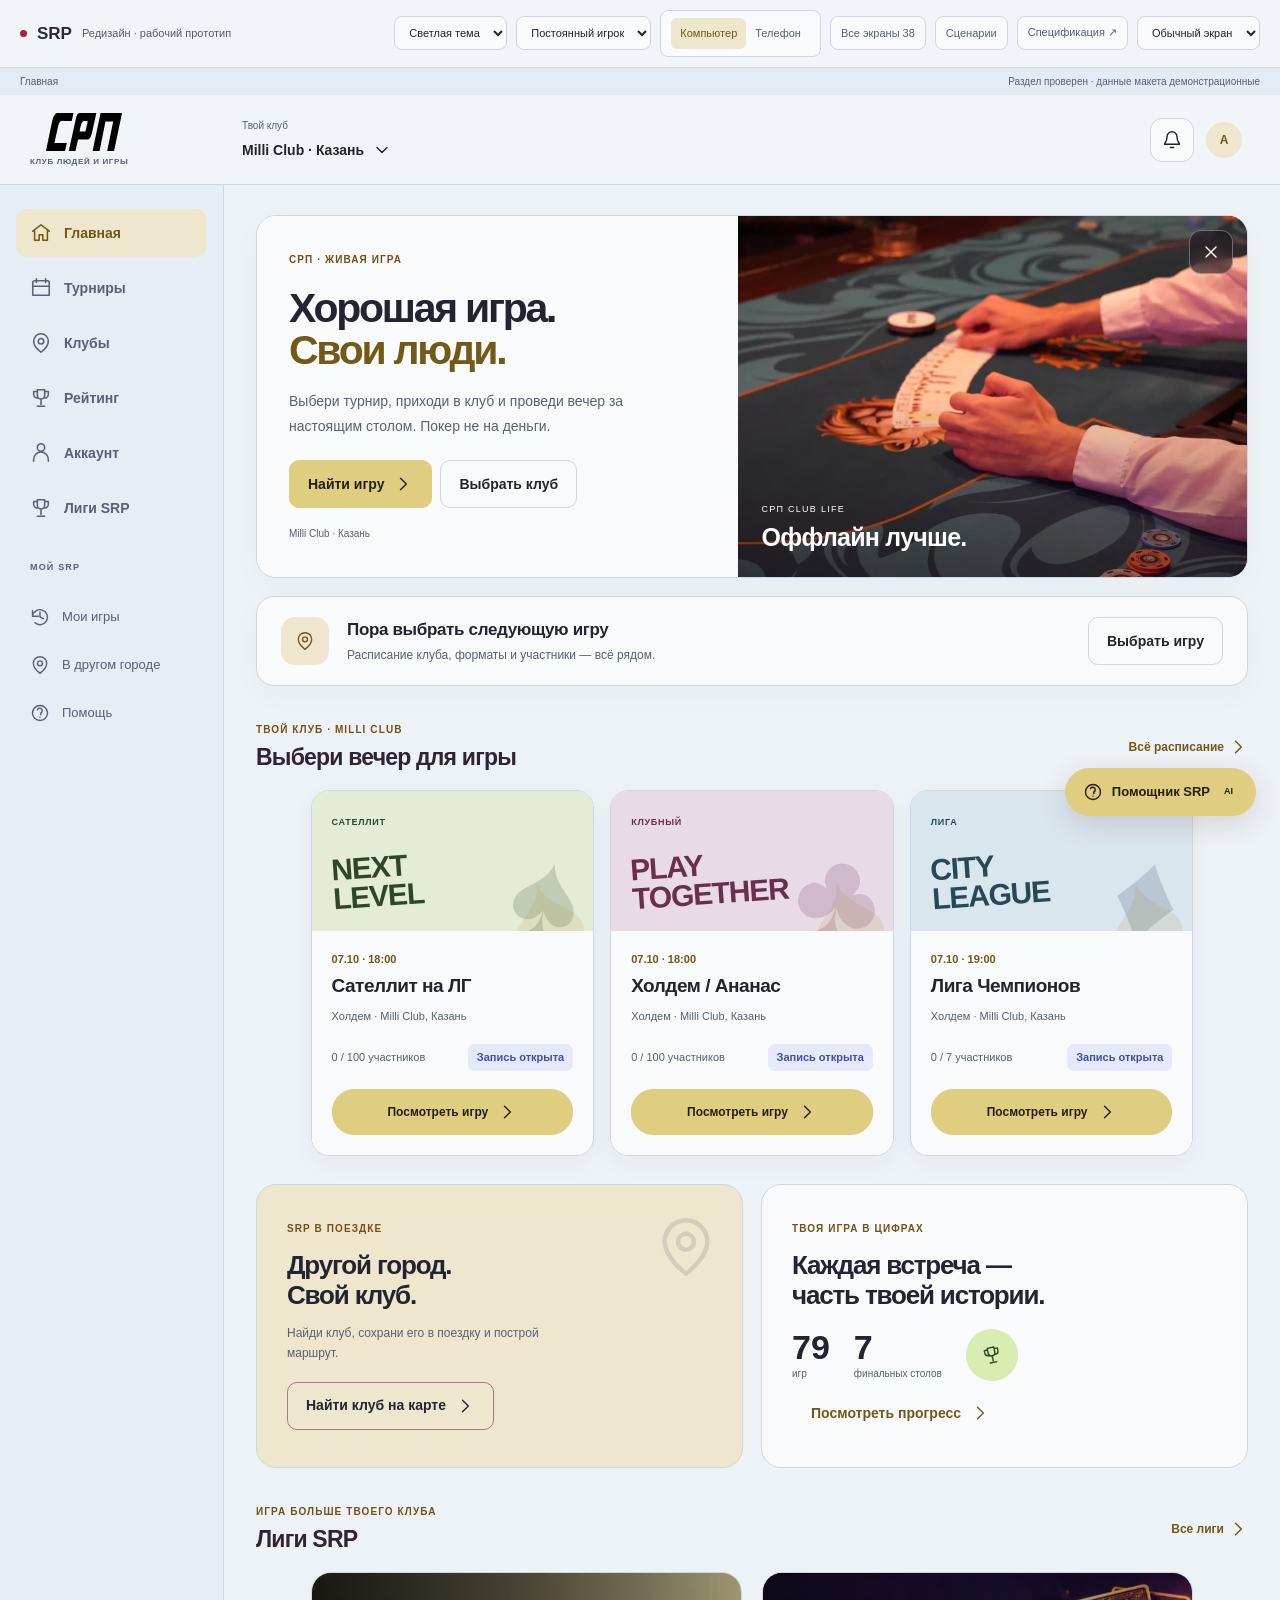
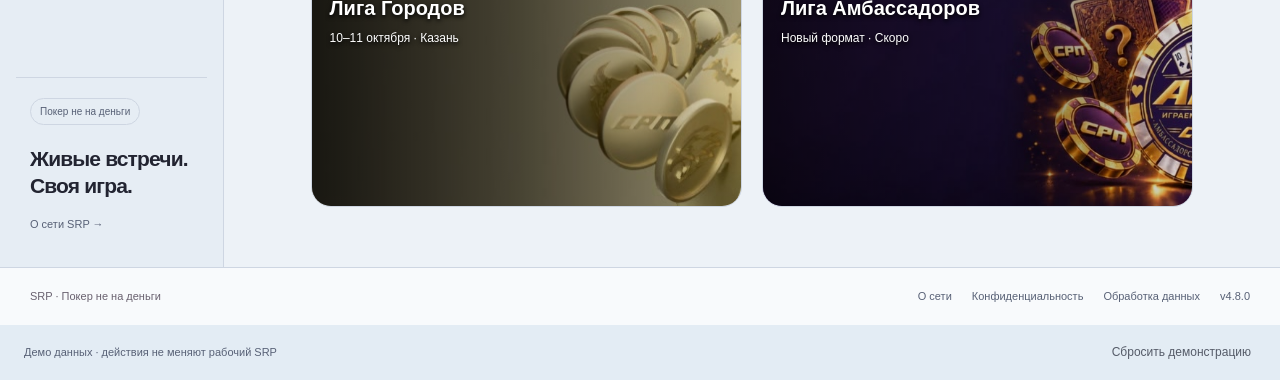
<file: design-v2/prototype/index.html>
<!doctype html>
<html lang="ru">
<head>
<meta charset="utf-8"><meta name="viewport" content="width=device-width,initial-scale=1">
<meta name="description" content="Интерактивный прототип SRP: мобильная и десктопная версии, экраны и сценарии для согласования.">
<title>SRP — интерактивный прототип</title>
<link rel="icon" href="data:image/svg+xml,%3Csvg xmlns='http://www.w3.org/2000/svg' viewBox='0 0 40 40'%3E%3Crect width='40' height='40' rx='8' fill='%23ed343e'/%3E%3Ctext x='20' y='29' text-anchor='middle' font-size='30' fill='white'%3E♠%3C/text%3E%3C/svg%3E">
<link rel="stylesheet" href="styles.css?v=srp-gold-1">
</head>
<body>
<div id="prototype" data-theme="light">
<header class="review-bar">
  <div class="review-brand"><span class="review-dot"></span><b>SRP</b><span>Редизайн · рабочий прототип</span></div>
  <div class="review-actions">
    <select id="theme-picker" aria-label="Тема оформления"><option value="dark">Тёмная тема</option><option value="light">Светлая тема</option></select>
    <select id="audience-picker" aria-label="Тип игрока в демонстрации"><option value="regular">Постоянный игрок</option><option value="new">Новый игрок</option></select><div class="device-picker" aria-label="Формат экрана"><button data-device="desktop" aria-pressed="true">Компьютер</button><button data-device="mobile" aria-pressed="false">Телефон</button></div>
    <button class="review-button" data-action="catalog">Все экраны <span id="screen-count"></span></button>
    <button class="review-button" data-action="journeys">Сценарии</button><a class="review-button" href="../handoff.html">Спецификация ↗</a>
    <select id="state-picker" aria-label="Состояние экрана"><option value="normal">Обычный экран</option><option value="loading">Загрузка</option><option value="empty">Нет данных</option><option value="error">Ошибка</option></select>
  </div>
</header>
<div class="review-caption"><span id="screen-caption"></span><span id="coverage-caption"></span></div>
<div id="frame" class="frame" data-device="desktop"><div id="app" class="app"></div></div>
<div class="review-bottom"><span>Демо данных · действия не меняют рабочий SRP</span><button data-action="reset-demo">Сбросить демонстрацию</button></div>
<div id="review-drawer" hidden></div>
<div id="modal-root"></div>
<div id="assistant-root"></div>
<div id="toast" role="status" aria-live="polite"></div>
</div>
<script src="app.js?v=srp-gold-1"></script>
</body>
</html>
</file>
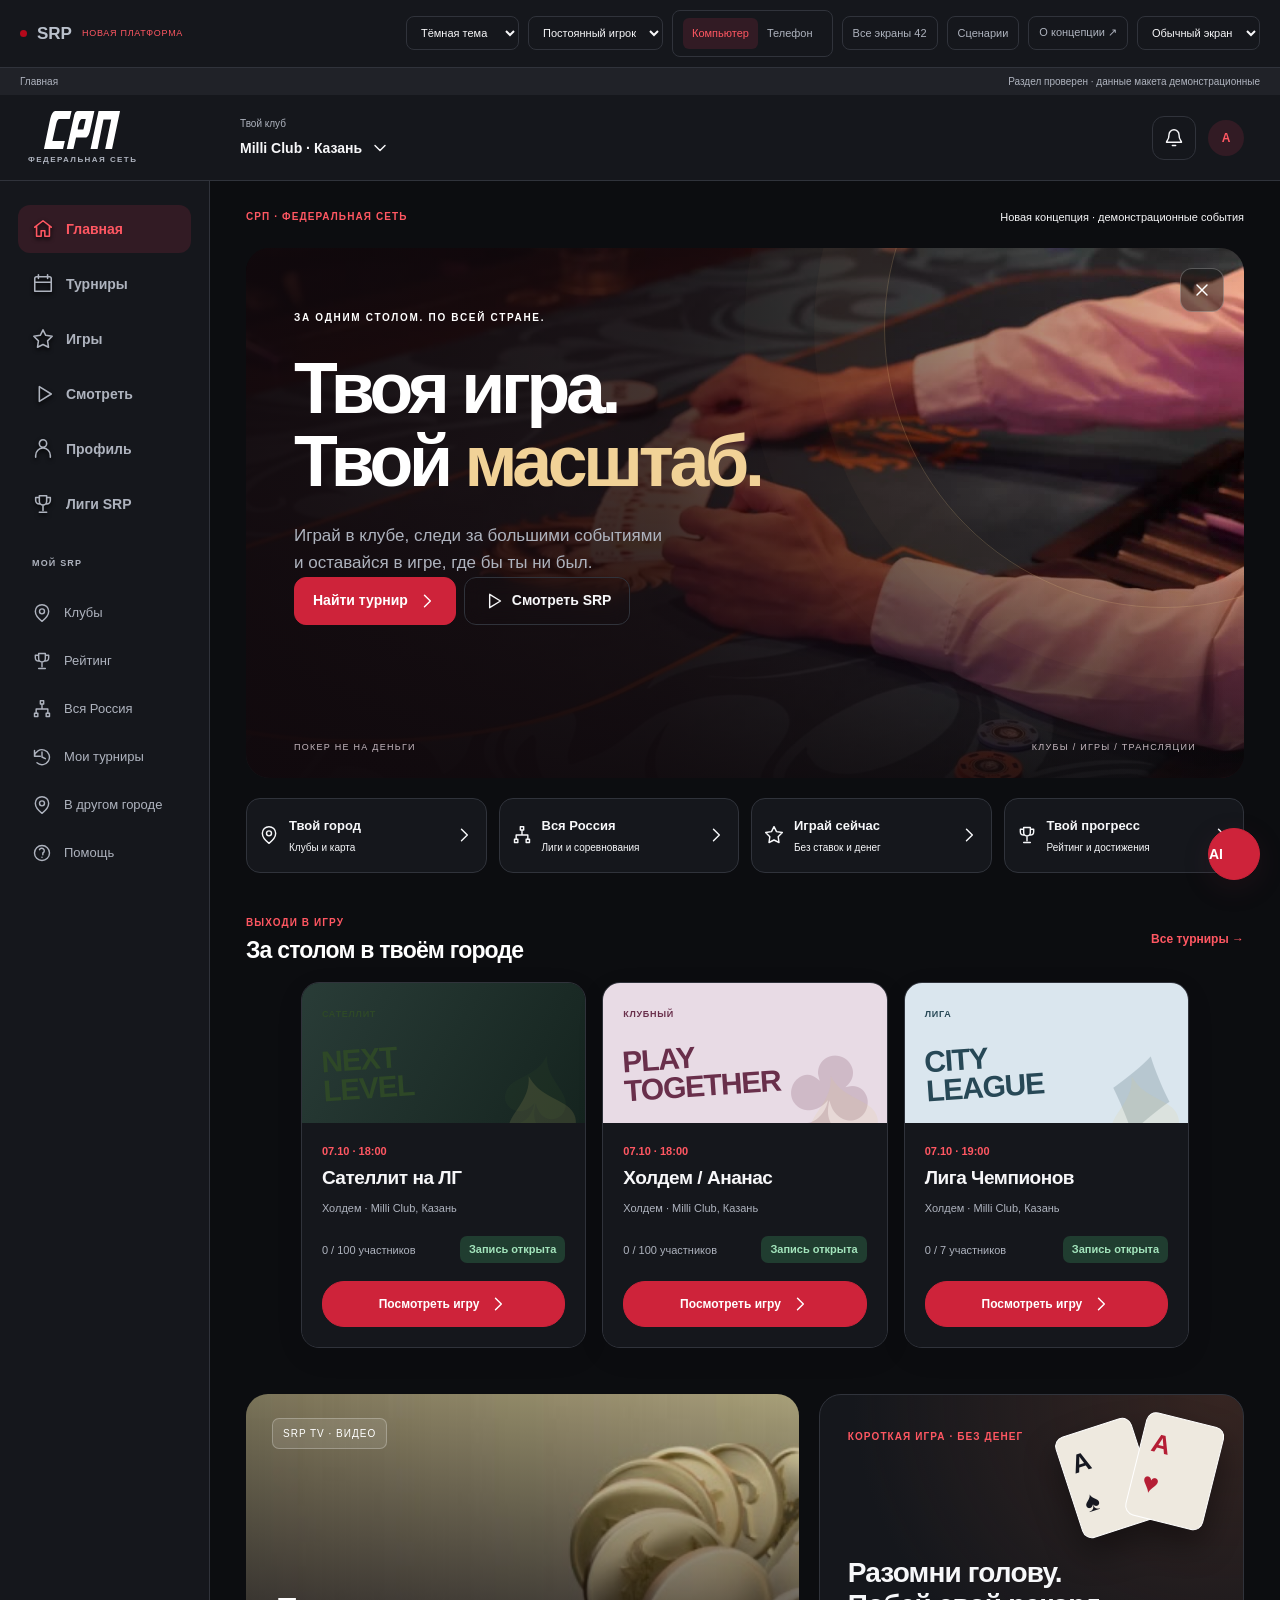
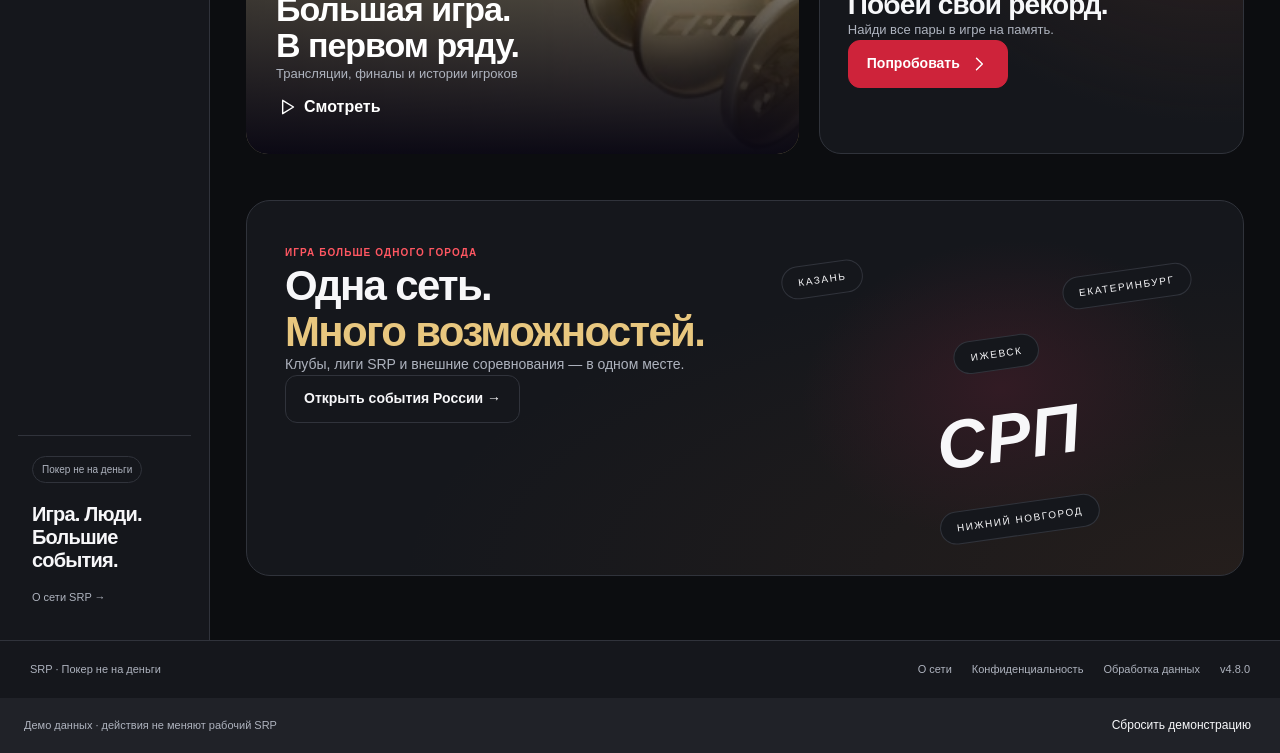
<file: design-v3/prototype/index.html>
<!doctype html>
<html lang="ru">
<head>
<meta charset="utf-8"><meta name="viewport" content="width=device-width,initial-scale=1">
<meta name="description" content="Интерактивный прототип SRP: мобильная и десктопная версии, экраны и сценарии для согласования.">
<title>SRP — интерактивный прототип</title>
<link rel="icon" href="data:image/svg+xml,%3Csvg xmlns='http://www.w3.org/2000/svg' viewBox='0 0 40 40'%3E%3Crect width='40' height='40' rx='8' fill='%23ed343e'/%3E%3Ctext x='20' y='29' text-anchor='middle' font-size='30' fill='white'%3E♠%3C/text%3E%3C/svg%3E">
<link rel="stylesheet" href="styles.css?v=platform-1">
<link rel="stylesheet" href="platform.css?v=platform-1">
</head>
<body>
<div id="prototype" data-theme="dark">
<header class="review-bar">
  <div class="review-brand"><span class="review-dot"></span><b>SRP</b><span>Редизайн · рабочий прототип</span></div>
  <div class="review-actions">
    <select id="theme-picker" aria-label="Тема оформления"><option value="dark">Тёмная тема</option><option value="light">Светлая тема</option></select>
    <select id="audience-picker" aria-label="Тип игрока в демонстрации"><option value="regular">Постоянный игрок</option><option value="new">Новый игрок</option></select><div class="device-picker" aria-label="Формат экрана"><button data-device="desktop" aria-pressed="true">Компьютер</button><button data-device="mobile" aria-pressed="false">Телефон</button></div>
    <button class="review-button" data-action="catalog">Все экраны <span id="screen-count"></span></button>
    <button class="review-button" data-action="journeys">Сценарии</button><a class="review-button" href="../concept-notes.html">О концепции ↗</a>
    <select id="state-picker" aria-label="Состояние экрана"><option value="normal">Обычный экран</option><option value="loading">Загрузка</option><option value="empty">Нет данных</option><option value="error">Ошибка</option></select>
  </div>
</header>
<div class="review-caption"><span id="screen-caption"></span><span id="coverage-caption"></span></div>
<div id="frame" class="frame" data-device="desktop"><div id="app" class="app"></div></div>
<div class="review-bottom"><span>Демо данных · действия не меняют рабочий SRP</span><button data-action="reset-demo">Сбросить демонстрацию</button></div>
<div id="review-drawer" hidden></div>
<div id="modal-root"></div>
<div id="assistant-root"></div>
<div id="toast" role="status" aria-live="polite"></div>
</div>
<script src="app.js?v=platform-1"></script>
</body>
</html>
</file>
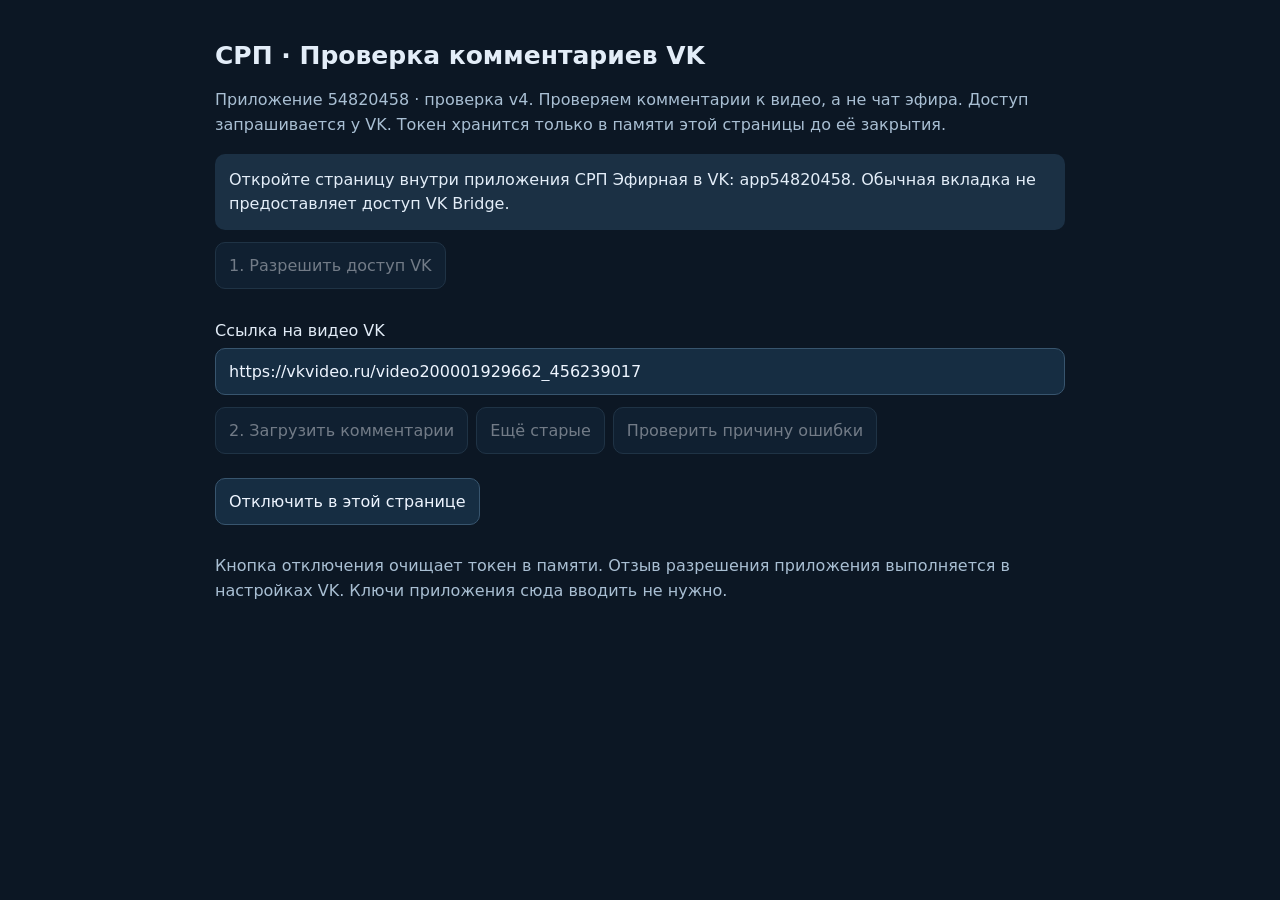
<file: stream-desk/vk-test/index.html>
<!doctype html><html lang="ru"><meta charset="utf-8"><meta name="viewport" content="width=device-width,initial-scale=1"><title>СРП · Проверка VK</title><style>body{margin:0;background:#0c1724;color:#e3edf8;font:16px system-ui}main{max-width:850px;margin:auto;padding:24px}h1{font-size:25px}p{line-height:1.6;color:#a9bfd3}button,input{font:inherit;border:1px solid #38556e;border-radius:10px;padding:13px;background:#162d42;color:#eef5ff}input{width:100%;box-sizing:border-box}button{cursor:pointer;margin:12px 8px 12px 0}button:disabled{opacity:.45;cursor:default}article{padding:18px;border:1px solid #304a62;background:#112237;border-radius:12px;margin:12px 0}article p{color:#eef5ff;white-space:pre-wrap}#status{padding:14px;background:#1b3044;border-radius:10px;line-height:1.5}small{color:#a8bfd2}label{display:block;margin:20px 0 8px}</style><main><h1>СРП · Проверка комментариев VK</h1><p>Приложение 54820458 · проверка v4. Проверяем комментарии к видео, а не чат эфира. Доступ запрашивается у VK. Токен хранится только в памяти этой страницы до её закрытия.</p><div id="status" role="status">Загрузка VK Bridge…</div><button id="auth" disabled>1. Разрешить доступ VK</button><label for="url">Ссылка на видео VK</label><input id="url" type="url" value="https://vkvideo.ru/video200001929662_456239017"><button id="load" disabled>2. Загрузить комментарии</button><button id="more" disabled>Ещё старые</button><button id="diagnose" disabled>Проверить причину ошибки</button><button id="forget">Отключить в этой странице</button><p>Кнопка отключения очищает токен в памяти. Отзыв разрешения приложения выполняется в настройках VK. Ключи приложения сюда вводить не нужно.</p><section id="messages"></section></main><script src="./vk-bridge-2.15.9.min.js"></script><script>
const $=id=>document.getElementById(id);let token=null,ready=false,busy=false,offset=0,lastKey=null;const seen=new Map();const bridge=window.vkBridge;
function status(t){$('status').textContent=t}function buttons(){ $('auth').disabled=!ready||busy;$('load').disabled=!token||busy;$('diagnose').disabled=!token||busy;$('more').disabled=!token||busy||!$('more').dataset.available}
function fail(e){let d=e?.error_data||e||{};if(typeof d==='string'){try{d=JSON.parse(d)}catch{d={error_msg:d}}}const nested=d.error&&typeof d.error==='object'?d.error:null;const code=nested?.error_code??d.error_code??e?.error_code??'не указан';let msg=String(nested?.error_msg||d.error_reason||d.error_msg||d.message||'Без подробного описания');if(token)msg=msg.split(token).join('[скрыто]');msg=msg.replace(/https?:\/\/\S+/g,'[адрес скрыт]').replace(/(?:access_token|sign|secret|key)\s*[=:]\s*[^\s,;]+/gi,'[секрет скрыт]').replace(/[A-Za-z0-9_-]{40,}/g,'[значение скрыто]').slice(0,400);status(`Ошибка VK. Тип: ${String(e?.error_type||'API').slice(0,50)}. Код: ${code}. Описание: ${msg}. Версия проверки: 4.`)}

async function resolveVideo(v){const r=await bridge.send('VKWebAppCallAPIMethod',{method:'video.get',params:{videos:v.key,v:'5.199',access_token:token}});const item=r.response?.items?.[0];if(!item){throw {error_type:'diagnostic',error_data:{error_msg:'VK не вернул видео'}}}if(!Number.isSafeInteger(item.owner_id)||!Number.isSafeInteger(item.id))throw {error_type:'diagnostic',error_data:{error_msg:'В ответе VK нет корректных ID'}};return {...v,owner_id:item.owner_id,video_id:item.id,key:item.owner_id+'_'+item.id,comments:item.comments,canComment:item.can_comment}}
function parse(){const u=new URL($('url').value);if(u.protocol!=='https:'||!['vkvideo.ru','vk.ru','vk.com','www.vk.com','www.vkvideo.ru'].includes(u.hostname))throw Error('link');const m=u.pathname.match(/^\/video(-?\d+)_(\d+)$/);if(!m)throw Error('link');return {owner_id:Number(m[1]),video_id:Number(m[2]),key:m[1]+'_'+m[2]}}
if(!bridge){status('Не загрузилась библиотека VK Bridge. Проверьте соединение и обновите страницу.')}else if(!bridge.isEmbedded()){status('Откройте страницу внутри приложения СРП Эфирная в VK: app54820458. Обычная вкладка не предоставляет доступ VK Bridge.')}else{Promise.race([bridge.send('VKWebAppInit'),new Promise((_,reject)=>setTimeout(()=>reject(Error('timeout')),12000))]).then(()=>{ready=true;status('Готово. Нажмите «Разрешить доступ VK» и проверьте запрос разрешений.');buttons()}).catch(()=>status('Инициализация VK не завершилась. Откройте приложение внутри VK.'))}
$('auth').onclick=async()=>{busy=true;buttons();try{const r=await bridge.send('VKWebAppGetAuthToken',{app_id:54820458,scope:'video'});if(!r.access_token){status('VK не выдал токен.');return}token=r.access_token;status('Доступ получен. Теперь можно проверить комментарии.')}catch(e){fail(e)}finally{busy=false;buttons()}};
async function load(more){let v;try{v=parse()}catch{status('Нужна прямая HTTPS-ссылка вида video123_456, а не ссылка на пост.');return}if(!token||busy)return;if(!more||v.key!==lastKey){offset=0;seen.clear();$('messages').replaceChildren()}lastKey=v.key;busy=true;buttons();status('Запрашиваем комментарии…');try{v=await resolveVideo(v);const data=await bridge.send('VKWebAppCallAPIMethod',{method:'video.getComments',params:{owner_id:v.owner_id,video_id:v.video_id,offset,count:20,sort:'desc',v:'5.199',access_token:token}});const r=data.response;if(!r||!Array.isArray(r.items)){status('VK вернул неожиданный ответ.');return}const names=new Map((r.profiles||[]).map(p=>[p.id,[p.first_name,p.last_name].filter(Boolean).join(' ')]));for(const g of r.groups||[])names.set(-g.id,g.name);for(const c of r.items){if(seen.has(c.id)||c.deleted)continue;seen.set(c.id,c);const a=document.createElement('article'),h=document.createElement('strong'),p=document.createElement('p'),small=document.createElement('small');h.textContent=names.get(c.from_id)||`Участник ${c.from_id}`;p.textContent=c.text||'[Вложение без текста]';small.textContent=new Date(c.date*1000).toLocaleString('ru-RU');a.append(h,p,small);$('messages').append(a)}offset+=r.items.length;$('more').dataset.available=r.items.length&&offset<r.count?'yes':'';status(`Получено ${seen.size} комментариев; всего по ответу VK: ${r.count}. Это комментарии к видео. Ответы в ветках пока не отображаются.`)}catch(e){fail(e)}finally{busy=false;buttons()}}
$('diagnose').onclick=async()=>{if(!token||busy)return;let v;try{v=parse()}catch{status('Проверьте прямую ссылку на видео.');return}busy=true;buttons();let info='';try{const original=v;v=await resolveVideo(v);info=`Видео доступно. ID из API: ${v.key}. Совпадение со ссылкой: ${v.key===original.key?'да':'нет'}. Количество комментариев в метаданных: ${v.comments??'не указано'}. `;const r=await bridge.send('VKWebAppCallAPIMethod',{method:'video.getComments',params:{owner_id:v.owner_id,video_id:v.video_id,count:1,v:'5.199',access_token:token}});if(r.error){fail(r.error);status(info+$('status').textContent)}else{status(info+`Минимальный запрос комментариев: ${Array.isArray(r.response?.items)?'успешно, получено '+r.response.items.length:'неожиданный ответ'}`)}}catch(e){fail(e);status(info+$('status').textContent)}finally{busy=false;buttons()}};$('load').onclick=()=>load(false);$('more').onclick=()=>load(true);$('forget').onclick=()=>{token=null;seen.clear();$('messages').replaceChildren();$('more').dataset.available='';status('Токен очищен в этой странице.');buttons()};
</script></html>
</file>
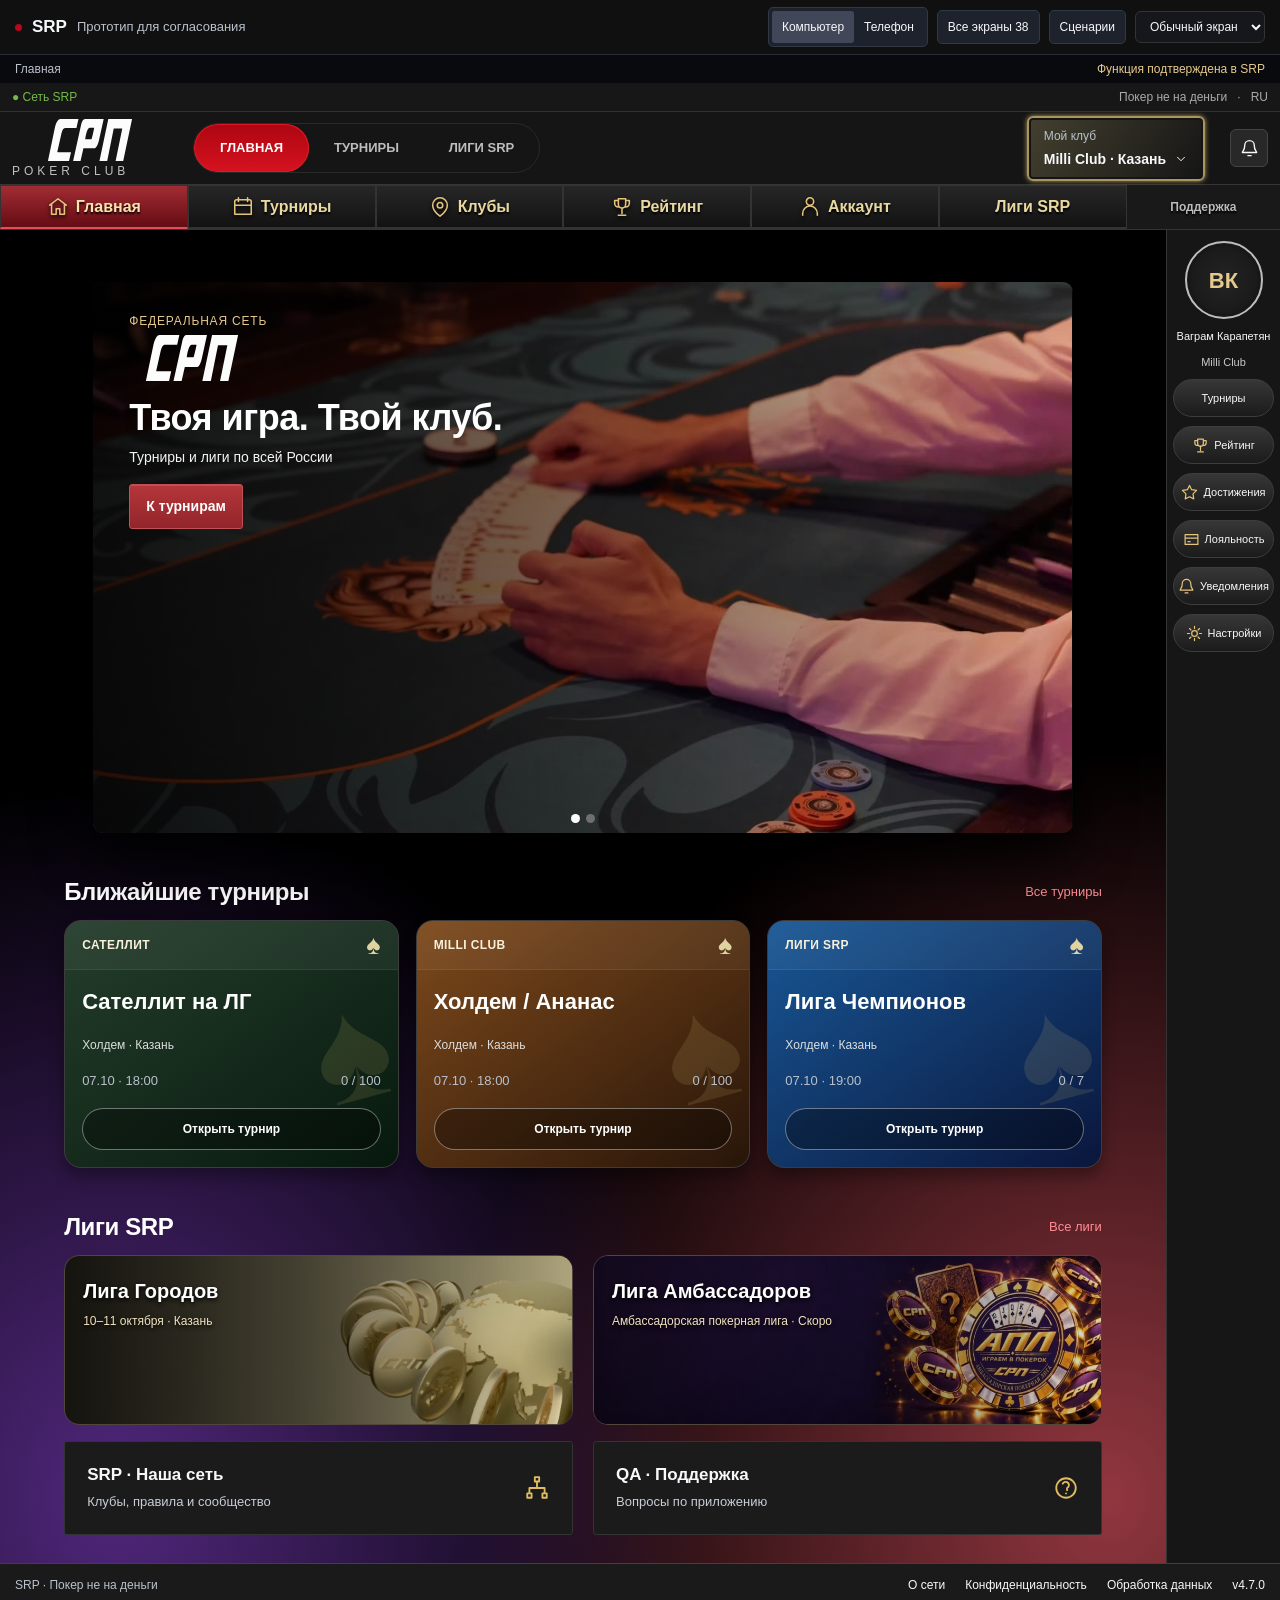
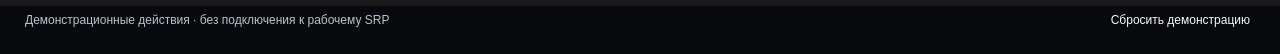
<file: backup.html>
<!doctype html>
<html lang="ru">
<head>
<meta charset="utf-8"><meta name="viewport" content="width=device-width,initial-scale=1">
<meta name="description" content="Интерактивный прототип SRP: мобильная и десктопная версии, экраны и сценарии для согласования.">
<title>SRP — интерактивный прототип</title>
<link rel="icon" href="data:image/svg+xml,%3Csvg xmlns='http://www.w3.org/2000/svg' viewBox='0 0 40 40'%3E%3Crect width='40' height='40' rx='8' fill='%23ed343e'/%3E%3Ctext x='20' y='29' text-anchor='middle' font-size='30' fill='white'%3E♠%3C/text%3E%3C/svg%3E">
<style>:root{color-scheme:dark;--bg:#101114;--panel:#191b20;--raised:#23262d;--line:#30333c;--text:#f5f5f7;--muted:#a0a5b2;--red:#ed343e;--gold:#d7b974;--green:#75d5a8;--font:Arial,Helvetica,sans-serif}*{box-sizing:border-box}body{margin:0;background:#090a0d;color:var(--text);font:16px/1.5 var(--font)}button,input,select,textarea{font:inherit}button,a,select,input[type=checkbox]{cursor:pointer}button{color:inherit}a{color:inherit;text-decoration:none}button:focus-visible,a:focus-visible,input:focus-visible,textarea:focus-visible,select:focus-visible{outline:2px solid var(--gold);outline-offset:3px}button{border:0}button:disabled{opacity:.45;cursor:not-allowed}input,select,textarea{color:var(--text);background:#111318;border:1px solid var(--line);border-radius:6px;padding:11px 13px;min-width:0;max-width:100%}input::placeholder,textarea::placeholder{color:#808695}textarea{resize:vertical;min-height:94px}h1,h2,h3,p{margin:0}h1{font-size:30px;line-height:1.2;font-weight:700;letter-spacing:-.7px}h2{font-size:22px;line-height:1.3;letter-spacing:-.4px}h3{font-size:17px;line-height:1.35}p+p{margin-top:14px}[hidden]{display:none!important}.icon{width:19px;height:19px;fill:none;stroke:currentColor;stroke-width:1.7;stroke-linecap:round;stroke-linejoin:round;flex-shrink:0}.review-bar{background:#11131a;display:flex;justify-content:space-between;gap:20px;padding:13px 22px;border-bottom:1px solid #282c39;align-items:center;flex-wrap:wrap}.review-brand{display:flex;gap:10px;align-items:center;font-size:13px;color:#afb5c3}.review-brand b{color:#fff;font-size:17px}.review-dot{width:7px;height:7px;background:var(--red);border-radius:50%}.review-actions{display:flex;align-items:center;gap:9px;flex-wrap:wrap}.review-actions button,.review-actions select{font-size:12px;padding:7px 10px}.review-button,.device-picker{background:#1e222d;border:1px solid #333847;border-radius:5px}.review-button{color:#dce0e8}.device-picker{display:flex;padding:3px}.device-picker button{border-radius:3px;background:none;color:#a8afbe}.device-picker button[aria-pressed=true]{background:#414759;color:#fff}.review-caption{max-width:1480px;display:flex;justify-content:space-between;gap:15px;margin:0 auto;padding:12px 26px;font-size:12px;color:#949ba9}.review-caption span:last-child{color:#c3aa70}.frame{container-type:inline-size;max-width:1480px;margin:0 auto 18px;background:var(--bg);border:1px solid #282b34;border-radius:10px;overflow:clip;transition:max-width .15s}.frame[data-device=mobile]{max-width:414px;border-radius:28px;border:6px solid #292d37;box-shadow:0 20px 60px #0006}.app{min-height:850px;background:var(--bg)}.topbar{height:83px;display:flex;align-items:center;padding:0 30px;gap:28px;border-bottom:1px solid var(--line)}.logo{font-size:37px;letter-spacing:-2px;font-weight:900;font-style:italic;line-height:1;color:#fff}.logo small{display:block;font:9px var(--font);letter-spacing:4px;margin:6px 0 0 2px;color:#9399a6}.club-picker{border-left:1px solid var(--line);padding-left:26px;background:none;text-align:left;font-size:12px;color:var(--muted)}.club-picker strong{color:var(--text);display:flex;gap:8px;align-items:center;font-size:14px;margin-top:4px}.club-picker .icon{width:14px;height:14px}.top-actions{margin-left:auto;display:flex;gap:16px;align-items:center}.icon-button{background:var(--raised);width:38px;height:38px;border:1px solid var(--line);border-radius:6px;display:grid;place-items:center}.user-button{display:flex;align-items:center;gap:11px;background:none;padding:0;font-size:13px}.avatar{display:grid;place-items:center;flex-shrink:0;width:38px;height:38px;background:#36302a;color:var(--gold);border:1px solid #625236;border-radius:50%;font-size:13px;font-weight:700}.avatar.large{width:72px;height:72px;font-size:24px}.avatar img{width:100%;height:100%;object-fit:cover;border-radius:50%}.appnav{display:flex;align-items:center;background:#17191d;padding:0 28px;border-bottom:1px solid var(--line);gap:5px}.appnav a{padding:16px 20px;display:flex;align-items:center;gap:9px;font-size:14px;font-weight:600;color:var(--muted);border-bottom:3px solid transparent}.appnav a.active{color:var(--text);border-color:var(--red);background:linear-gradient(0deg,#ed343e0b,transparent)}.appnav .nav-right{margin-left:auto;font-size:12px;font-weight:400}.bottomnav{display:none}.main{padding:30px;min-height:685px}.page-head{display:flex;justify-content:space-between;align-items:center;gap:18px;margin-bottom:24px}.eyebrow{font-size:11px;letter-spacing:2px;text-transform:uppercase;color:var(--gold);margin-bottom:8px}.subheading{font-size:14px;color:var(--muted);margin-top:8px}.head-actions{display:flex;gap:10px;align-items:center}.pill{display:inline-flex;gap:6px;align-items:center;padding:5px 9px;background:#252931;color:#bfc5d1;border-radius:4px;font-size:12px;font-weight:500;white-space:nowrap}.pill.green{background:#1c352a;color:#8de1b7}.pill.gold{background:#3c3220;color:var(--gold)}.pill.red{background:#3e2226;color:#ff9a9f}.primary,.secondary,.ghost,.danger{padding:11px 16px;min-height:44px;border-radius:5px;font-size:14px;font-weight:600;display:inline-flex;align-items:center;justify-content:center;gap:8px}.primary{background:var(--red);color:#fff}.primary:hover{background:#ff454e}.secondary{background:var(--raised);border:1px solid #3b404b;color:var(--text)}.ghost{background:none;color:var(--muted)}.danger{background:#3c2026;color:#ff9ca1;border:1px solid #69404a}.block{width:100%}.small{font-size:12px;min-height:36px;padding:7px 12px}.muted{color:var(--muted)}.gold{color:var(--gold)}.tabs{display:flex;align-items:center;gap:5px;padding:5px;background:#17191e;border:1px solid var(--line);border-radius:6px;width:fit-content;max-width:100%;margin-bottom:22px;flex-wrap:wrap}.tabs button{padding:9px 15px;background:none;color:var(--muted);font-size:14px;border-radius:4px;min-height:40px}.tabs button.active{background:#313640;color:#fff}.toolbar{display:flex;gap:12px;align-items:center;flex-wrap:wrap;margin-bottom:18px}.search{position:relative;flex:1;min-width:180px;max-width:350px}.search .icon{position:absolute;left:13px;top:12px;color:var(--muted);width:17px;height:17px}.search input{width:100%;padding-left:40px;font-size:14px;height:42px}.toolbar select{font-size:14px;padding:9px 12px}.toolbar .count{margin-left:auto;color:var(--muted);font-size:12px}.filter-chips{display:flex;gap:7px;flex-wrap:wrap}.filter-chips button{background:none;color:var(--muted);border:1px solid var(--line);padding:7px 12px;border-radius:4px;font-size:13px;min-height:36px}.filter-chips button.active{color:#fff;border-color:#aa4148;background:#44272c}.panel{background:var(--panel);border:1px solid var(--line);border-radius:8px}.panel-pad{padding:23px}.panel-title{display:flex;align-items:center;justify-content:space-between;margin-bottom:18px;gap:12px}.panel-title h2{font-size:18px}.split{display:grid;grid-template-columns:minmax(0,1fr) 325px;gap:20px}.lobby-list{align-self:start;overflow:hidden}.list-labels,.event-row{display:grid;grid-template-columns:92px minmax(0,1fr) 90px 102px;align-items:center;gap:10px}.list-labels{padding:12px 17px;color:#89909e;background:#14161b;font-size:11px;text-transform:uppercase;letter-spacing:.6px}.event-row{padding:17px;background:none;text-align:left;width:100%;border-top:1px solid var(--line);font-size:14px;min-height:77px}.event-row:hover{background:#252932}.event-row.selected{background:#382126;box-shadow:inset 3px 0 var(--red)}.event-row .time{font-variant-numeric:tabular-nums;font-size:15px;font-weight:600}.event-row .date{font-size:12px;color:var(--muted);display:block;font-weight:400}.event-name{font-weight:600;display:block}.event-meta{display:block;color:var(--muted);font-size:12px;margin-top:5px}.event-count{text-align:center;font-variant-numeric:tabular-nums;color:#c0c5d0;font-size:13px}.event-status{text-align:right}.event-row .pill{font-size:11px}.event-detail{overflow:hidden;align-self:start}.detail-art,.event-art{padding:24px;position:relative;background:radial-gradient(ellipse at top right,#7d343c,transparent 70%),linear-gradient(135deg,#212027,#301b22);border-bottom:1px solid #58313a;min-height:170px;overflow:hidden}.art-symbol{position:absolute;right:16px;bottom:-17px;font-size:180px;line-height:1;color:#ffffff08;pointer-events:none}.detail-art h2{font-size:27px;line-height:1.13;max-width:230px;margin-top:12px;position:relative}.detail-art p{font-size:12px;color:#c9aeb5;margin-top:9px}.detail-body{padding:20px}.facts{display:grid;grid-template-columns:1fr 1fr;gap:17px;margin:20px 0}.facts dt{font-size:12px;color:var(--muted);margin-bottom:4px}.facts dd{font-size:14px;margin:0;font-weight:600}.detail-tabs{display:flex;gap:13px;border-bottom:1px solid var(--line);margin-bottom:14px;flex-wrap:wrap}.detail-tabs button{padding:10px 0;font-size:12px;color:var(--muted);background:none;border-bottom:2px solid transparent}.detail-tabs button.active{color:#fff;border-color:var(--red)}.detail-copy{font-size:13px;min-height:80px;margin-bottom:18px}.detail-copy p{color:var(--muted);margin-top:6px}.empty{display:grid;justify-items:center;align-content:center;gap:12px;text-align:center;padding:55px 22px;min-height:225px;color:var(--muted)}.empty .empty-icon{width:54px;height:54px;display:grid;place-items:center;border-radius:50%;background:var(--raised);color:var(--gold)}.empty h3{color:var(--text)}.empty p{max-width:380px;font-size:14px}.empty.compact{padding:26px 12px;min-height:130px}.empty.compact .empty-icon{display:none}.cards{display:grid;grid-template-columns:repeat(3,minmax(0,1fr));gap:16px}.event-card{overflow:hidden}.event-card-top{padding:15px 18px;background:linear-gradient(110deg,#2b242b,#3a252c);display:flex;align-items:center;justify-content:space-between;height:73px;border-bottom:1px solid #4e333a}.event-card-top .suit{font-size:40px;color:#93616c}.event-card-top span:first-child{font-size:11px;letter-spacing:1.6px;color:#e8c4c9}.event-card-body{padding:18px}.event-card-body h3{min-height:23px}.event-card-body .event-meta{margin-top:6px}.card-facts{display:flex;justify-content:space-between;gap:8px;font-size:13px;color:#bac0cc;margin:18px 0}.hero{display:grid;grid-template-columns:minmax(0,1.4fr) minmax(0,1fr);border:1px solid #5a333d;border-radius:8px;overflow:hidden;background:radial-gradient(ellipse at 85% 0%,#702d3b,transparent 65%),linear-gradient(110deg,#252127,#1b161c);margin-bottom:26px}.hero-copy{padding:32px}.hero h2{font-size:39px;line-height:1.1;max-width:480px;margin:13px 0 14px;letter-spacing:-1px}.hero p{color:#c3aeb7;font-size:14px;margin-bottom:24px}.hero-schedule{padding:30px;background:#1112174d;border-left:1px solid #7546514d;display:grid;gap:13px;align-content:center}.hero-schedule a{display:flex;gap:16px;align-items:center;border-bottom:1px solid #75465170;padding-bottom:13px}.hero-schedule a:last-child{border-bottom:0;padding-bottom:0}.hero-date{font-size:34px;font-weight:700;line-height:1;color:#ecd1d7}.hero-date small{display:block;font-size:11px;font-weight:400;margin-top:6px}.hero-schedule strong{display:block;font-size:15px}.hero-schedule span{display:block;font-size:12px;color:#bfaab3;margin-top:4px}.section-head{display:flex;justify-content:space-between;align-items:center;margin:26px 0 17px;gap:12px}.section-head h2{font-size:20px}.section-head a{font-size:13px;color:#fa777e}.grid2{display:grid;grid-template-columns:1fr 1fr;gap:20px}.grid3{display:grid;grid-template-columns:repeat(3,minmax(0,1fr));gap:16px}.link-panel{padding:22px;display:flex;align-items:center;justify-content:space-between;gap:14px}.link-panel .icon{color:var(--gold);width:26px;height:26px}.link-panel p{font-size:13px;color:var(--muted);margin-top:5px}.back{display:inline-flex;align-items:center;gap:7px;color:var(--muted);font-size:13px;background:none;padding:0;margin-bottom:17px}.back .icon{width:16px;height:16px}.event-page-grid{display:grid;grid-template-columns:minmax(0,1fr) 320px;gap:22px}.event-art{min-height:210px;display:flex;flex-direction:column;justify-content:center;margin-bottom:20px}.event-art h1{font-size:35px;max-width:650px;position:relative}.event-art .eyebrow{position:relative}.event-page-body{padding:23px}.tabline{display:flex;gap:22px;border-bottom:1px solid var(--line);margin-bottom:23px;flex-wrap:wrap}.tabline button{background:none;color:var(--muted);padding:12px 0;border-bottom:2px solid transparent;font-size:14px}.tabline button.active{color:#fff;border-color:var(--red)}.table-wrap{overflow:auto}.data-table{width:100%;border-collapse:collapse;text-align:left;font-size:14px}.data-table th{font-size:12px;color:#9198a7;font-weight:400;padding:13px 16px;background:#15171c}.data-table td{padding:15px 16px;border-top:1px solid var(--line)}.data-table .num{text-align:right;font-variant-numeric:tabular-nums}.data-table .rank{color:var(--gold);width:65px}.data-table tbody tr:hover{background:#242830}.player-link{display:flex;align-items:center;gap:11px;font-weight:600}.player-link .avatar{width:31px;height:31px;font-size:10px}.note{font-size:12px;color:var(--muted);padding:12px 0}.info-line{display:flex;justify-content:space-between;gap:14px;padding:14px 0;border-bottom:1px solid var(--line);font-size:14px}.info-line:last-child{border-bottom:0}.info-line span:first-child{color:var(--muted)}.info-line strong{text-align:right;font-weight:500}.info-block{margin:0 0 25px}.info-block h3{margin-bottom:10px}.info-block p{font-size:14px;color:var(--muted);line-height:1.8}.disclosure{border-bottom:1px solid var(--line);padding:0 0 15px;margin-bottom:16px}.disclosure summary{font-size:16px;font-weight:600;cursor:pointer;list-style:none;display:flex;justify-content:space-between;align-items:center}.disclosure summary:after{content:'+';color:var(--muted)}.disclosure[open] summary:after{content:'−'}.disclosure p{color:var(--muted);font-size:14px;margin-top:12px}.profile-hero{display:flex;gap:22px;align-items:center;padding:27px;margin-bottom:22px;background:linear-gradient(100deg,#25232a,#191b20);border:1px solid var(--line);border-radius:8px}.profile-hero .head-actions{margin-left:auto}.profile-hero h2{font-size:25px;margin-bottom:5px}.stats-grid{display:grid;grid-template-columns:repeat(4,minmax(0,1fr));gap:14px;margin-bottom:22px}.stat{padding:22px;border:1px solid var(--line);background:var(--panel);border-radius:7px}.stat b{font-size:31px;line-height:1.2;display:block;margin-bottom:8px;font-variant-numeric:tabular-nums}.stat span{font-size:13px;color:var(--muted)}.profile-menu{display:grid;grid-template-columns:repeat(3,1fr);gap:15px}.profile-menu a{padding:23px}.profile-menu .icon{color:var(--gold);margin-bottom:16px;width:24px;height:24px}.profile-menu h3{font-size:17px}.profile-menu p{font-size:13px;color:var(--muted);margin-top:6px}.loyalty{display:flex;justify-content:space-between;align-items:center;gap:20px;background:linear-gradient(105deg,#352e22,#242324);padding:22px;border:1px solid #5e5137;border-radius:7px;margin-top:20px}.loyalty p{font-size:13px;color:#bcb1a1;margin-top:6px}.account-subnav{display:flex;gap:7px;flex-wrap:wrap;margin-bottom:22px}.account-subnav a{font-size:13px;color:var(--muted);padding:8px 12px;border:1px solid var(--line);border-radius:5px}.account-subnav a.active{background:#30353e;color:#fff}.achievements-grid{display:grid;grid-template-columns:repeat(3,minmax(0,1fr));gap:14px}.achievement-card{display:flex;flex-direction:column;align-items:flex-start;text-align:left;padding:20px;gap:10px;background:var(--panel);border:1px solid var(--line);border-radius:7px;min-height:187px}.achievement-card .medal{width:43px;height:43px;display:grid;place-items:center;border:1px solid #7d663b;border-radius:50%;color:var(--gold);background:#30291e}.achievement-card.locked .medal{color:#79808c;background:#22252b;border-color:#41454f}.achievement-card small{color:var(--muted);font-size:12px}.progress-track{width:100%;height:4px;background:#373a43;border-radius:3px;overflow:hidden;margin-top:auto}.progress-fill{height:100%;background:var(--gold)}.achievement-group-head{display:flex;justify-content:space-between;margin:24px 0 15px;font-size:16px}.achievement-group-head span{color:var(--muted);font-size:13px}.form-layout{display:grid;grid-template-columns:220px minmax(0,1fr);gap:23px;align-items:start}.form-sidebar{display:grid;gap:3px;padding:10px}.form-sidebar a{padding:12px;border-radius:5px;font-size:14px;color:var(--muted);display:flex;gap:10px;align-items:center}.form-sidebar a.active{background:var(--raised);color:#fff}.form-stack{display:grid;gap:20px;max-width:800px}.form-panel{padding:24px}.form-panel h2{font-size:18px;margin-bottom:20px}.form-grid{display:grid;grid-template-columns:1fr 1fr;gap:18px}.field{display:flex;flex-direction:column;gap:7px;font-size:14px}.field small{font-size:12px;color:var(--muted)}.field input,.field select,.field textarea{width:100%}.full{grid-column:1/-1}.field-action{display:flex;gap:8px}.field-action input{flex:1;min-width:0}.field-action button{flex-shrink:0}.avatar-upload{display:flex;gap:20px;align-items:center;margin-bottom:20px}.switch-row{display:flex;align-items:center;justify-content:space-between;gap:20px;padding:17px 0;border-bottom:1px solid var(--line)}.switch-row:last-child{border-bottom:0}.switch-row strong{font-size:14px;font-weight:600;display:block}.switch-row p{font-size:12px;color:var(--muted);margin-top:4px;max-width:460px}.switch{appearance:none;width:42px!important;height:24px;min-width:42px;border:0;background:#474d59;position:relative;border-radius:20px;padding:0;transition:background .15s}.switch:after{content:'';position:absolute;width:18px;height:18px;left:3px;top:3px;border-radius:50%;background:#dce0e8;transition:transform .15s}.switch:checked{background:var(--red)}.switch:checked:after{transform:translateX(18px)}.check-line{display:flex;gap:10px;align-items:flex-start;font-size:13px;color:var(--muted)}.check-line input{margin-top:4px;accent-color:var(--red)}.text-link{color:#ff7b83;background:none;font-size:13px;padding:0}.auth-layout{display:grid;grid-template-columns:1fr 1fr;min-height:680px}.auth-art{padding:55px;background:radial-gradient(ellipse at 0% 100%,#722536,transparent 65%),#19171d;display:flex;flex-direction:column;justify-content:space-between;gap:40px;border-right:1px solid #52313b}.auth-art h1{font-size:43px;line-height:1.1;max-width:420px;margin:24px 0}.auth-art p{color:#bdacb3;font-size:15px;max-width:370px}.auth-form{padding:40px;max-width:540px;width:100%;margin:auto}.auth-form h1{font-size:28px;margin-bottom:8px}.auth-form .field{margin-top:18px}.auth-form .tabs{margin:25px 0 12px;width:100%}.auth-form .tabs button{flex:1}.auth-form .primary{margin-top:22px}.auth-form .auth-links{display:flex;justify-content:space-between;gap:12px;align-items:center;margin-top:15px;font-size:12px}.auth-divider{display:flex;gap:15px;align-items:center;color:var(--muted);font-size:12px;margin:22px 0}.auth-divider:before,.auth-divider:after{content:'';height:1px;background:var(--line);flex:1}.auth-errors{color:#ff9ca2;font-size:13px;margin:14px 0}.auth-legal{font-size:11px;color:var(--muted);margin-top:24px;line-height:1.8}.club-grid{display:grid;grid-template-columns:repeat(3,1fr);gap:16px}.club-card{overflow:hidden}.club-card-banner{padding:24px;background:linear-gradient(120deg,#302930,#202229);height:97px;display:flex;align-items:center;justify-content:space-between;color:var(--gold)}.club-initials{font-size:24px;letter-spacing:2px;font-weight:700}.club-card-body{padding:20px}.club-card-body p{font-size:13px;color:var(--muted);margin:7px 0 17px}.map-layout{display:grid;grid-template-columns:1fr 300px;gap:20px}.map-surface{position:relative;min-height:415px;overflow:hidden;background:#20242b;border-radius:7px;border:1px solid var(--line)}.map-surface iframe{position:absolute;inset:0;width:100%;height:100%;border:0;filter:grayscale(.8) brightness(.75)}.map-fallback{position:absolute;inset:0;display:grid;place-content:center;text-align:center;padding:25px;background:repeating-linear-gradient(40deg,#242830,#242830 35px,#2a2f38 35px,#2a2f38 36px);gap:12px}.map-fallback h3{font-size:20px}.map-fallback p{font-size:13px;max-width:360px;color:var(--muted)}.map-list{display:grid;gap:10px;align-content:start}.map-item{padding:17px;text-align:left;background:var(--panel);border:1px solid var(--line);border-radius:6px}.map-item.active{border-color:var(--red)}.map-item small{display:block;font-size:12px;color:var(--muted);margin-top:5px}.bracket{display:grid;grid-template-columns:1fr 1fr 1fr;gap:28px;margin-top:15px}.bracket-col{display:grid;align-content:center;gap:12px}.bracket-col h3{font-size:13px;color:var(--muted);margin-bottom:7px}.bracket-item{padding:16px;border:1px solid var(--line);background:#22252c;border-radius:5px;position:relative;font-size:13px}.bracket-item small{display:block;color:var(--muted);font-size:12px;margin-top:5px}.bracket-item.winner{border-color:#6b5735;color:var(--gold)}.round-list{display:grid;gap:12px}.round-row{display:flex;justify-content:space-between;align-items:center;gap:18px;padding:20px;background:var(--panel);border:1px solid var(--line);border-radius:7px}.round-row .muted{font-size:13px}.chart-panel{padding:24px}.chart-panel h2{font-size:18px;margin-bottom:20px}.bar-chart{display:flex;align-items:flex-end;gap:9px;height:180px;border-bottom:1px solid var(--line);padding-top:10px}.bar-chart .bar-wrap{flex:1;display:flex;flex-direction:column;justify-content:flex-end;align-items:center;height:100%;gap:6px}.bar-chart .bar{width:70%;background:linear-gradient(0deg,#89343e,#ed5964);min-height:5px;border-radius:3px 3px 0 0}.bar-chart .bar-value{font-size:12px;color:#d9a6ad}.chart-labels{display:flex;justify-content:space-between;gap:10px;color:var(--muted);font-size:11px;padding-top:13px}.line-chart{width:100%;height:auto;display:block}.line-chart text{fill:var(--muted);font:11px var(--font)}.broadcast-card{background:#11151c;border:1px solid #454f62;border-radius:6px;display:flex;align-items:center;gap:14px;padding:16px;width:min(100%,400px);margin-bottom:20px;box-shadow:inset 4px 0 var(--red)}.broadcast-card strong{font-size:16px}.broadcast-card small{font-size:11px;display:block;color:var(--muted)}.broadcast-stack{margin-left:auto;color:var(--gold);font-weight:700}.legal-copy{font-size:14px;color:var(--muted);line-height:1.8}.legal-copy h2{font-size:18px;color:var(--text);margin:24px 0 12px}.legal-copy .important{color:#dbbf83;border-left:2px solid var(--gold);padding:12px 16px;background:#30291e;margin-bottom:22px}.app-footer{padding:20px 30px;border-top:1px solid var(--line);display:flex;justify-content:space-between;align-items:center;gap:15px;flex-wrap:wrap;color:#7f8797;font-size:11px}.footer-links{display:flex;gap:20px;flex-wrap:wrap}.review-bottom{display:flex;justify-content:space-between;align-items:center;gap:12px;font-size:12px;color:#8f98aa;padding:0 25px 20px;max-width:1480px;margin:auto}.review-bottom button{background:none;color:#a7b2c8;padding:5px;font-size:12px}.modal-overlay{position:fixed;inset:0;background:#000a;backdrop-filter:blur(6px);z-index:50;display:flex;align-items:center;justify-content:center;padding:20px}.modal{width:min(100%,500px);max-height:calc(100dvh - 40px);overflow:auto;background:#1b1e24;border:1px solid #434956;border-radius:12px;padding:26px;box-shadow:0 30px 80px #0008}.modal-head{display:flex;justify-content:space-between;align-items:center;gap:20px;margin-bottom:20px}.modal-head h2{font-size:22px}.modal p{font-size:14px;color:var(--muted);line-height:1.7}.modal-actions{display:flex;gap:10px;margin-top:24px;justify-content:flex-end}.modal .field{margin-top:16px}.modal-success{display:grid;place-items:center;width:64px;height:64px;background:#223e31;color:var(--green);border-radius:50%;margin:0 auto 20px}.modal-success .icon{width:30px;height:30px}.modal .achievement-card{margin-bottom:15px}.drawer-overlay{position:fixed;inset:0;background:#0009;z-index:45;display:flex;justify-content:flex-end}.review-drawer-panel{background:#151820;width:min(100%,730px);height:100dvh;overflow:auto;padding:27px;border-left:1px solid #3b4252}.review-drawer-head{display:flex;justify-content:space-between;align-items:center;margin-bottom:22px;gap:15px}.review-drawer-head h2{font-size:22px}.screen-catalog{display:grid;grid-template-columns:1fr 1fr;gap:9px}.catalog-item{display:flex;gap:12px;align-items:flex-start;text-align:left;padding:16px;border:1px solid #343b4b;background:#212631;border-radius:7px}.catalog-item:hover{border-color:#6f7a91}.catalog-number{font-size:11px;color:#818da5;min-width:22px;padding-top:2px}.catalog-item strong{font-size:14px;display:block}.catalog-item small{display:block;color:#99a4b8;font-size:11px;margin-top:5px}.catalog-group{grid-column:1/-1;margin:20px 0 2px;font-size:12px;letter-spacing:1.3px;color:#d4b875;text-transform:uppercase}.journey{padding:20px;border:1px solid #3a4151;background:#212631;border-radius:8px;margin-bottom:13px}.journey h3{font-size:16px;margin-bottom:8px}.journey p{font-size:13px;color:#a5b0c3;margin-bottom:17px}.skeleton-line{height:15px;border-radius:4px;background:linear-gradient(90deg,#272b35,#373d49,#272b35);background-size:200% 100%;animation:shimmer 1.8s infinite;width:100%;margin-bottom:18px}.skeleton-line.short{width:55%}.skeleton-box{height:100px;border:1px solid var(--line);padding:25px;background:var(--panel);border-radius:8px;margin:14px 0}@keyframes shimmer{to{background-position:-200% 0}}#toast{position:fixed;bottom:25px;left:50%;transform:translateX(-50%);max-width:calc(100vw - 35px);background:#353d4b;border:1px solid #626f83;border-radius:7px;padding:13px 19px;color:#fff;z-index:70;box-shadow:0 10px 40px #0008;opacity:0;pointer-events:none;font-size:14px;transition:opacity .15s}#toast.visible{opacity:1}
@container(max-width:900px){.split{grid-template-columns:minmax(0,1fr) 280px}.event-row,.list-labels{grid-template-columns:65px minmax(0,1fr) 55px}.event-status,.list-labels span:last-child{display:none}.main{padding:23px}.topbar{padding:0 23px}.appnav{padding:0 15px}.appnav a{padding:15px 13px}.appnav .nav-right{display:none}.cards,.club-grid{grid-template-columns:repeat(2,1fr)}.form-layout{grid-template-columns:170px 1fr}.hero h2{font-size:32px}.hero-copy,.hero-schedule{padding:25px}.profile-menu{grid-template-columns:repeat(2,1fr)}}
@container(max-width:720px){.app{min-height:800px;display:flex;flex-direction:column}.topbar{height:76px;padding:0 18px;gap:14px}.logo{font-size:30px}.logo small{font-size:8px;letter-spacing:3px}.club-picker{padding-left:13px;font-size:10px}.club-picker strong{font-size:12px}.top-actions{gap:8px}.user-button{display:none}.top-actions .icon-button{width:34px;height:34px}.appnav{display:none}.main{padding:22px 17px;min-height:650px;flex:1}.page-head{align-items:flex-start;margin-bottom:22px}.page-head h1{font-size:26px}.page-head .head-actions .pill{display:none}.eyebrow{font-size:10px;letter-spacing:1.5px}.subheading{font-size:13px}.split{display:block}.split .event-detail{display:none}.event-row,.list-labels{grid-template-columns:64px minmax(0,1fr) 52px;gap:8px}.event-row{padding:15px 12px;font-size:14px;min-height:84px}.event-row .time{font-size:14px}.event-row .date{font-size:11px}.event-name{font-size:14px}.event-meta{font-size:11px}.event-count{font-size:12px}.list-labels{padding:12px;font-size:10px}.cards,.club-grid{grid-template-columns:1fr}.toolbar{gap:10px}.toolbar .search{width:100%;max-width:none}.toolbar .count{font-size:11px}.toolbar select{font-size:13px}.filter-chips{gap:5px}.filter-chips button{padding:8px 10px;font-size:12px;min-height:38px}.hero{display:block}.hero-copy{padding:24px}.hero h2{font-size:31px;max-width:350px}.hero-schedule{border-left:0;border-top:1px solid #7546514d;padding:20px 24px;grid-template-columns:1fr 1fr;gap:17px}.hero-schedule a{padding:0;border:0;gap:12px}.hero-date{font-size:29px}.hero-schedule strong{font-size:13px}.hero-schedule span{font-size:11px}.section-head h2{font-size:18px}.section-head a{font-size:12px}.grid2,.grid3{grid-template-columns:1fr}.event-page-grid{display:flex;flex-direction:column}.event-page-body{padding:18px 14px}.event-art{min-height:175px;padding:23px}.event-art h1{font-size:29px}.event-page-grid>.panel{order:-1}.event-page-grid>.panel .facts{margin:15px 0}.event-page-grid>.panel .event-side-info{display:none}.tabs{width:100%;gap:2px}.tabs button{flex:1;padding:9px 10px;font-size:12px;min-height:43px}.tabline{gap:16px}.tabline button{font-size:12px;min-height:44px;padding:10px 0}.data-table{font-size:13px}.data-table th{font-size:11px;padding:12px 10px}.data-table td{padding:14px 10px}.data-table .optional{display:none}.data-table .rank{width:40px}.player-link{gap:8px}.player-link .avatar{width:28px;height:28px;font-size:10px}.profile-hero{padding:21px 17px;gap:15px;flex-wrap:wrap}.profile-hero h2{font-size:21px}.avatar.large{width:58px;height:58px;font-size:19px}.profile-hero .head-actions{margin-left:0;width:100%}.stats-grid{grid-template-columns:repeat(2,1fr);gap:10px}.stat{padding:18px}.stat b{font-size:29px}.profile-menu{grid-template-columns:1fr 1fr;gap:10px}.profile-menu a{padding:18px 14px}.profile-menu h3{font-size:15px}.profile-menu p{font-size:11px}.profile-menu .icon{margin-bottom:12px;width:23px;height:23px}.loyalty{padding:18px;gap:13px}.loyalty h3{font-size:15px}.loyalty p{font-size:11px}.account-subnav{gap:5px}.account-subnav a{font-size:12px;padding:7px 9px}.achievements-grid{grid-template-columns:1fr 1fr;gap:10px}.achievement-card{padding:17px 13px;min-height:185px}.achievement-card strong{font-size:13px}.achievement-card small{font-size:11px}.achievement-group-head{font-size:14px;gap:12px}.form-layout{display:block}.form-sidebar{display:flex;overflow:auto;margin-bottom:20px;gap:4px;padding:5px}.form-sidebar a{white-space:nowrap;padding:9px 10px;font-size:12px}.form-sidebar .icon{display:none}.form-grid{grid-template-columns:1fr}.form-panel{padding:20px 16px}.field{font-size:14px}.field input,.field select,.field textarea{font-size:16px}.field-action{flex-wrap:wrap}.field-action button{font-size:12px}.auth-layout{display:block;min-height:800px}.auth-art{padding:30px 23px;gap:20px;border-right:0;border-bottom:1px solid #52313b;min-height:190px}.auth-art h1{font-size:28px;margin:18px 0 10px;max-width:310px}.auth-art .auth-art-bottom{display:none}.auth-art p{font-size:13px}.auth-form{padding:27px 22px}.auth-form h1{font-size:24px}.auth-form .field{font-size:14px}.map-layout{grid-template-columns:1fr}.map-surface{min-height:330px}.map-list{grid-template-columns:1fr 1fr;gap:8px}.map-item{padding:12px;font-size:13px}.bracket{grid-template-columns:1fr;gap:23px}.bracket-col{gap:8px}.bracket-item{font-size:13px}.round-row{padding:16px;gap:12px}.round-row .primary{font-size:12px;padding:9px 12px}.round-row h3{font-size:15px}.chart-panel{padding:20px 15px}.chart-labels{font-size:10px}.panel-pad{padding:19px}.app-footer{padding:17px;font-size:10px}.app-footer .footer-links{gap:10px}.bottomnav{display:flex;position:sticky;bottom:0;background:#1a1d23f5;backdrop-filter:blur(16px);border-top:1px solid #3c424f;justify-content:space-around;padding:9px 4px 11px;z-index:10}.bottomnav a{display:flex;flex-direction:column;align-items:center;gap:5px;min-width:55px;color:#959eae;font-size:10px;padding:4px}.bottomnav .icon{width:21px;height:21px}.bottomnav a.active{color:#ff6972}.footer-mobile-hidden{display:none}.head-actions .secondary{font-size:12px;padding:9px 11px}}
@media(max-width:760px){.review-bar{padding:12px 15px;gap:12px}.review-brand span:last-child{font-size:11px}.review-actions{gap:6px}.review-caption{padding:10px 15px;flex-direction:column;gap:5px}.frame{border-radius:0;margin-bottom:12px}.frame[data-device=mobile]{max-width:414px;border-width:3px}.review-bottom{font-size:10px;padding:0 15px 17px}.screen-catalog{grid-template-columns:1fr}.review-drawer-panel{padding:20px}.modal{padding:22px 18px}.modal-actions{flex-wrap:wrap}.modal-actions button{flex:1}.review-actions select{max-width:170px}.review-brand{width:100%}}@media(prefers-reduced-motion:reduce){*{animation:none!important;transition:none!important}}

/* Explicit product foregrounds: host styles must never turn text black. */
#prototype{--text:#f7f8fa;--muted:#bac1cc;--red:#d92330;color:#f7f8fa;color-scheme:dark}
#prototype :is(h1,h2,h3,h4,h5,h6,p,span,strong,b,small,label,dt,dd,li,summary,td,th,legend){color:inherit}
#prototype :is(h1,h2,h3,h4,h5,h6,strong,b,legend){color:#f7f8fa}
#prototype :is(a,button){color:#f7f8fa}
#prototype :is(input,textarea,select){color:#f7f8fa;background-color:#15171c;-webkit-text-fill-color:#f7f8fa}
#prototype :is(input,textarea)::placeholder{color:#b0b8c5;-webkit-text-fill-color:#b0b8c5;opacity:1}
#prototype :is(.muted,.subheading,.event-meta,.event-count,.count,.note,.review-caption,.review-bottom,.review-brand,.list-labels,.auth-legal,.auth-divider,.app-footer,.check-line,.back,.club-picker,.bottomnav a,.appnav a,.tabs button,.tabline button,.detail-tabs button,.filter-chips button,.account-subnav a,.form-sidebar a,.ghost,.field small,.facts dt,.stat span,.achievement-card small,.info-block p,.disclosure p,.empty p,.data-table th){color:#bac1cc}
#prototype :is(.event-row .date,.hero p,.hero-schedule span,.detail-art p,.detail-copy p,.link-panel p,.profile-menu p,.loyalty p,.auth-art p,.club-card-body p,.switch-row p){color:#c7cdd7}
#prototype :is(.gold,.eyebrow,.data-table .rank,.avatar,.hero-date,.review-caption span:last-child){color:#e6ca8c}
#prototype :is(.primary,.appnav a.active,.tabs button.active,.tabline button.active,.detail-tabs button.active,.account-subnav a.active,.form-sidebar a.active,.filter-chips button.active){color:#fff}
#prototype :is(.text-link,.section-head a,.bottomnav a.active){color:#ff8c94}
#prototype .pill{color:#d4dae4}
#prototype .pill.gold{color:#e6ca8c}
#prototype .pill.green{color:#a0efc7}
#prototype .pill.red{color:#ffb1b7}
#prototype :is(.danger,.auth-errors){color:#ffb1b7}
#prototype .data-table{color:#f7f8fa}
#prototype .empty h3{color:#f7f8fa}

#prototype :is(.list-labels,.event-meta,.event-row .date,.event-count,.note,.review-caption,.review-bottom,.auth-legal,.app-footer,.eyebrow,.bottomnav a,.field small,.achievement-card small,.profile-menu p,.logo small){font-size:12px}
#prototype .event-name{font-size:15px}
#prototype .primary:hover{background:#bd1e2a}

/* PokerOK client reference: flat black chrome, compact rows, event strips. */
#prototype{--bg:#101010;--panel:#1b1b1b;--raised:#2d2d2d;--line:#383838;--gold:#e6c47c;--red:#a82a30;--muted:#c0c0c0;--font:Arial,Helvetica,sans-serif}
#prototype .frame{border-radius:2px;background:#101010;border-color:#363636}
#prototype .app{background:#101010;min-height:730px}
#prototype .topbar{height:65px;background:#151515;padding:0 16px;border-bottom:1px solid #363636;gap:22px}
#prototype .logo{font-size:31px;font-style:normal;letter-spacing:0}
#prototype .logo img{width:107px;height:30px;display:block;object-fit:contain}
#prototype .logo small{font-size:10px;letter-spacing:2.5px;margin:3px 0 0;color:#c0c0c0}
#prototype .club-picker{border-left:0;padding-left:0}
#prototype .appnav{padding:0 12px;background:linear-gradient(#2b2b2b,#151515);gap:1px}
#prototype .appnav a{border:1px solid #373737;border-bottom:2px solid transparent;padding:8px 18px;min-height:68px;flex-direction:column;gap:6px;font-size:13px;color:#e6e6e6;background:linear-gradient(#292929,#171717)}
#prototype .appnav a.active{border-bottom-color:#ce353b;background:linear-gradient(#65322b,#2b1d18);color:#ffda91}
#prototype .appnav a .icon{width:25px;height:25px;color:#e4c37e;filter:drop-shadow(0 2px 2px #000)}
#prototype .appnav .nav-right{border:0;background:none;min-height:44px;justify-content:center;font-size:12px}
#prototype .client-body{display:grid;grid-template-columns:minmax(0,1fr) 113px}
#prototype .main{padding:18px 14px;min-height:570px}
#prototype .account-rail{display:flex;flex-direction:column;align-items:center;text-align:center;padding:14px 7px;gap:8px;background:#151515;border-left:1px solid #343434}
#prototype .account-rail>strong{font-size:12px;overflow-wrap:anywhere}
#prototype .account-rail>small{font-size:11px;color:#c9c9c9}
#prototype .rail-avatar .avatar{width:62px;height:62px;border:3px solid #d4b273;background:radial-gradient(#514b3b,#202020);font-size:20px}
#prototype .rail-entry{width:100%;font-size:12px;min-height:43px;padding:8px 4px;background:linear-gradient(#282828,#171717);border:1px solid #3d3d3d;display:flex;justify-content:center;gap:5px;align-items:center;flex-wrap:wrap;border-radius:3px}
#prototype .rail-entry .icon{width:17px;height:17px;color:#e6c47c}
#prototype .rail-entry:first-of-type{margin-top:12px}
#prototype .page-head{margin-bottom:15px}
#prototype h1{font-size:25px;letter-spacing:0}
#prototype .eyebrow{letter-spacing:.8px;margin-bottom:5px}
#prototype :is(.panel,.profile-hero,.stat,.loyalty,.tabs,.achievement-card,.club-card,.form-sidebar){border-radius:3px;background-color:#1b1b1b}
#prototype :is(.primary,.secondary,.danger){border-radius:3px;min-height:40px}
#prototype .primary{background:linear-gradient(#b5363b,#92252a);border:1px solid #c05054;box-shadow:inset 0 1px #ffffff20;color:#fff}
#prototype .primary:hover{background:linear-gradient(#c23b41,#a82a30)}
#prototype .secondary{background:linear-gradient(#414141,#292929);border-color:#535353;color:#fff}
#prototype .split{grid-template-columns:minmax(0,1fr) 257px;gap:8px}
#prototype .toolbar{gap:8px;margin-bottom:8px}
#prototype .toolbar input,#prototype .toolbar select{min-height:36px;height:36px;padding-top:6px;padding-bottom:6px;font-size:13px;background:#252525;border-color:#454545}
#prototype .search .icon{top:10px}
#prototype .filter-chips{gap:5px}
#prototype .filter-chips button{border-radius:15px;padding:4px 12px;min-height:29px;background:#383838;color:#eee;border-color:#383838;font-size:12px}
#prototype .filter-chips button.active{background:#e4e4e4;color:#151515;border-color:#e4e4e4}
#prototype .lobby-list{background:#080808;border-radius:0}
#prototype .event-row,#prototype .list-labels{grid-template-columns:75px minmax(0,1fr) 60px 68px;gap:7px}
#prototype .list-labels{background:#242424;text-transform:none;letter-spacing:0;padding:7px 9px;color:#c0c0c0}
#prototype .event-row{min-height:54px;padding:6px 9px;background:#080808;border-top:1px solid #303030;font-size:13px}
#prototype .event-row:nth-child(odd){background:#121212}
#prototype .event-row:hover{background:#343434}
#prototype .event-row.selected{background:#462022;box-shadow:inset 3px 0 #dc5155}
#prototype .event-row>span:nth-child(2){padding:5px 9px;background:linear-gradient(90deg,#893536,#b24c45 80%,#543027);border:1px solid #bb6761;position:relative;overflow:hidden}
#prototype .event-row>span:nth-child(2):after{content:'♠';position:absolute;right:5px;top:0;color:#edd4a02b;font-size:35px;line-height:1}
#prototype .event-name{font-size:13px;line-height:1.25;position:relative;z-index:1;color:#fff}
#prototype .event-meta{font-size:11px;line-height:1.2;color:#ffe3d2;margin-top:3px}
#prototype .event-row .time{font-size:13px;font-weight:400}
#prototype .event-row .date{font-size:11px;color:#c4c4c4}
#prototype .event-count{font-size:12px;color:#e6c47c}
#prototype .event-status .pill{font-size:11px;padding:2px 3px;background:none;color:#b5e1a1}
#prototype .detail-art{min-height:108px;padding:15px;background:#080808;border-bottom:1px solid #363636}
#prototype .detail-art h2{font-size:19px;margin-top:8px;max-width:none}
#prototype .detail-art .art-symbol{display:none}
#prototype .detail-body{padding:13px;background:#121212}
#prototype .facts{gap:12px;margin:16px 0}
#prototype .facts dt{font-size:12px}
#prototype .facts dd{font-size:13px;color:#e6c47c}
#prototype .detail-copy{min-height:60px;font-size:13px}
#prototype .detail-tabs{gap:10px}
#prototype .detail-tabs button{font-size:12px}
#prototype .event-detail{border-radius:0}
#prototype .data-table th{background:#262626}
#prototype .data-table td{padding-top:11px;padding-bottom:11px}
#prototype .data-table tr:nth-child(even){background:#151515}
#prototype .video-banner{position:relative;height:245px;overflow:hidden;background:#1c1c1c;border:1px solid #5c4935}
#prototype .srp-video{position:absolute;inset:0;width:100%;height:100%;object-fit:cover}
#prototype .video-shade{position:absolute;inset:0;background:linear-gradient(90deg,#000c,#0008 48%,#0002)}
#prototype .video-banner-copy{position:relative;z-index:1;padding:26px 30px;max-width:530px}
#prototype .hero-wordmark{width:126px;height:46px;object-fit:contain;margin:0 0 10px}
#prototype .video-banner h2{font-size:29px;line-height:1.12;color:#fff;letter-spacing:-.5px}
#prototype .video-banner p{font-size:14px;color:#eee;margin:9px 0 16px}
#prototype .media-switch{position:absolute;bottom:13px;right:16px;display:flex;gap:6px;z-index:2}
#prototype .media-switch button{width:30px;height:30px;border-radius:50%;background:#151515;border:1px solid #ddd;color:#fff;font-size:12px}
#prototype .media-switch button[aria-pressed=true]{background:#eee;color:#151515}
#prototype .league-media{position:relative;display:block;height:125px;overflow:hidden;border:1px solid #51463a;border-radius:3px}
#prototype .league-media-copy{position:relative;padding:22px 18px;z-index:1;max-width:75%}
#prototype .league-media h3{font-size:20px;color:#fff;text-shadow:0 2px 4px #000}
#prototype .league-media p{font-size:12px;margin-top:7px;color:#f1e3bf;text-shadow:0 2px 4px #000}
#prototype .event-card-top{height:55px;background:linear-gradient(105deg,#7e3335,#221211);border-color:#944648}
#prototype .event-card-top span:first-child{color:#ffe0b3}
#prototype .event-card-body{padding:15px}
#prototype .event-card-body h3{font-size:16px}
#prototype .event-card{border-color:#49403b}
#prototype .section-head{margin:20px 0 12px}
#prototype .section-head h2{font-size:18px}
#prototype .app-footer{background:#1a1a1a;padding:12px 15px;border-color:#414141}
@container(max-width:1000px){#prototype .appnav a{padding:8px 13px}#prototype .split{grid-template-columns:minmax(0,1fr) 230px}#prototype .event-row,#prototype .list-labels{grid-template-columns:64px minmax(0,1fr) 50px}#prototype .event-status{display:none}#prototype .list-labels span:last-child{display:none}}
@container(max-width:720px){#prototype .client-body{display:block}#prototype .account-rail,#prototype .appnav{display:none}#prototype .topbar{height:67px;padding:0 14px;gap:14px}#prototype .logo img{width:84px;height:26px}#prototype .logo small{font-size:9px}#prototype .main{padding:16px 12px;min-height:600px}#prototype .video-banner{height:265px}#prototype .video-banner-copy{padding:27px 20px}#prototype .video-banner h2{font-size:28px;max-width:245px}#prototype .video-banner p{max-width:245px}#prototype .video-shade{background:linear-gradient(90deg,#000c,#0008)}#prototype .hero-wordmark{width:115px;height:43px}#prototype .split{display:block}#prototype .event-row{min-height:65px;padding:8px}#prototype .event-row>span:nth-child(2){padding:6px}#prototype .event-row,#prototype .list-labels{grid-template-columns:56px minmax(0,1fr) 47px;gap:6px}#prototype .event-name{font-size:13px}#prototype .event-meta{font-size:11px}#prototype .event-row .date{font-size:11px}#prototype .grid2{gap:11px}#prototype .league-media{height:130px}#prototype .bottomnav{background:#232323;backdrop-filter:none;border-color:#494949}#prototype .bottomnav a{color:#d0d0d0;font-size:11px}#prototype .bottomnav a.active{color:#efd091}#prototype .page-head h1{font-size:25px}#prototype .primary{min-height:44px}#prototype .frame[data-device=mobile]{border-radius:18px}}
@media(prefers-reduced-motion:reduce){#prototype .srp-video{display:none}}
#prototype .srp-video-poster{position:absolute;inset:0;width:100%;height:100%;object-fit:cover}
#prototype .event-row>span:nth-child(2){background:linear-gradient(90deg,#402325,#68312e);border-color:#714442}
#prototype .event-meta{color:#f5ded5}
@media(prefers-reduced-motion:reduce){#prototype .srp-video-poster{display:block}}

/* User-supplied PokerOK desktop references, 7 October 2026. */
#prototype{--bg:#000;--panel:#171717;--raised:#292929;--line:#333;--muted:#bcbcbc;--gold:#dfbc62;--red:#b4091b}
#prototype .review-bar{padding:7px 15px;background:#101010;gap:8px}
#prototype .review-caption{padding:5px 15px;font-size:11px}
#prototype .frame{max-width:1480px;border-radius:0;margin-bottom:0}
#prototype .app{background:#000}
#prototype .client-status{height:29px;background:#171717;border-bottom:1px solid #303030;display:flex;align-items:center;justify-content:space-between;padding:0 12px;font-size:12px}
#prototype .network-status{color:#73bb46}
#prototype .client-status-tools{color:#aaa}
#prototype .topbar{height:73px;padding:0 12px;gap:25px;background:#151515}
#prototype .logo img{width:156px;height:42px}
#prototype .logo small{font-size:9px;letter-spacing:4px}
#prototype .client-modes{display:flex;align-items:center;gap:0;border:1px solid #292929;border-radius:28px;overflow:hidden}
#prototype .client-modes a{min-width:115px;text-align:center;padding:14px 20px;font-size:13px;font-weight:700;color:#bdbdbd}
#prototype .client-modes a.active{background:linear-gradient(#ac0611,#d71220);border-radius:28px;color:#fff;box-shadow:inset 0 0 0 1px #dc1926}
#prototype .club-picker{margin-left:auto;padding:9px 15px;border:2px solid #a99560;box-shadow:0 0 5px #b39c57,inset 0 0 0 2px #151515;background:linear-gradient(120deg,#43402f,#151515);border-radius:6px;max-width:270px}
#prototype .top-actions .user-button{display:none}
#prototype .top-actions{margin-left:0;gap:0}
#prototype .icon-button{background:#282828;border-color:#444}
#prototype .appnav{padding:0;background:#191919;gap:0}
#prototype .appnav a{height:44px;min-height:44px;flex:1;padding:5px 12px;flex-direction:row;justify-content:center;gap:7px;font-size:16px;font-weight:800;border-radius:0;background:linear-gradient(#272727,#121212);border-color:#333;color:#e9d89f;text-shadow:0 2px 2px #000}
#prototype .appnav a.active{background:linear-gradient(#a22c33,#650c14);border-bottom-color:#e34e58;color:#ffe2ac}
#prototype .appnav a .icon{width:22px;height:22px}
#prototype .appnav .nav-right{flex:.8;font-size:12px;color:#bbb}
#prototype .client-body{grid-template-columns:minmax(0,1fr) 114px}
#prototype .account-rail{background:#161616;padding:11px 6px;gap:9px}
#prototype .rail-avatar .avatar{width:78px;height:78px;border:2px solid #bdbdbd;background:radial-gradient(#242424,#141414);color:#eee;font-size:22px;box-shadow:inset 0 0 0 3px #171717}
#prototype .account-rail>strong{font-size:11px;font-weight:400}
#prototype .rail-entry{min-height:38px;border-radius:20px;background:linear-gradient(#373737,#1b1b1b);font-size:11px}
#prototype .rail-entry:first-of-type{border-radius:6px;min-height:47px;border:2px solid #bca65e;color:#f9e5ae;font-size:15px;font-weight:700;box-shadow:0 0 4px #9e8a43,inset 0 0 0 2px #151515}
#prototype .main{padding:12px;background:#000}
#prototype .page-home{padding:0 0 28px;background:radial-gradient(ellipse at 10% 95%,#50277c 0,transparent 40%),radial-gradient(ellipse at 95% 95%,#91363f 0,transparent 42%),#000}
#prototype .video-banner{margin:52px auto 0;width:84%;height:275px;border:0;border-radius:10px;overflow:visible;isolation:isolate;box-shadow:0 20px 55px #000}
#prototype .video-banner:before,#prototype .video-banner:after{content:'';position:absolute;top:20px;bottom:15px;width:13%;z-index:-1;border-radius:9px;background:linear-gradient(130deg,#162339,#311524);opacity:.65}
#prototype .video-banner:before{left:-6%}#prototype .video-banner:after{right:-6%}
#prototype .video-banner .srp-video,#prototype .video-banner .srp-video-poster,#prototype .video-banner .video-shade{border-radius:10px}
#prototype .video-banner-copy{padding:30px 36px}
#prototype .video-banner h2{font-size:36px;font-weight:800;max-width:450px}
#prototype .video-banner p{color:#f4f4f4}
#prototype .media-switch{right:auto;left:50%;transform:translateX(-50%);bottom:10px}
#prototype .media-switch button{width:9px;height:9px;padding:0;border:0;background:#6f6f6f;font-size:0}
#prototype .media-switch button[aria-pressed=true]{background:#fff}
#prototype .page-home>.section-head{margin:43px 5.5% 13px}
#prototype .page-home>.section-head h2{font-size:24px;color:#fff}
#prototype .page-home>.cards,#prototype .page-home>.grid2{margin-left:5.5%;margin-right:5.5%}
#prototype .page-home>.cards{gap:17px}
#prototype .page-home .event-card{min-height:228px;position:relative;overflow:hidden;border:1px solid #3c3c3c;border-radius:17px;background:linear-gradient(145deg,#243d2b,#07190e);box-shadow:0 9px 15px #0005}
#prototype .page-home .event-card:nth-child(2){background:linear-gradient(145deg,#7d491b,#281509)}
#prototype .page-home .event-card:nth-child(3){background:linear-gradient(145deg,#185795,#0a163c)}
#prototype .page-home .event-card:after{content:'♠';position:absolute;right:8px;top:57px;font-size:145px;line-height:1;color:#e0cd7a22;pointer-events:none;transform:rotate(-15deg)}
#prototype .page-home .event-card-top{height:49px;background:#ffffff0c;border-color:#ffffff12;padding:12px 17px}
#prototype .page-home .event-card-top span:first-child{font-size:12px;font-weight:700;letter-spacing:.4px;color:#f9f0dc}
#prototype .page-home .event-card-top .suit{font-size:27px;color:#dfd3a1}
#prototype .page-home .event-card-body{position:relative;z-index:1;padding:17px}
#prototype .page-home .event-card-body h3{font-size:22px;color:#fff;min-height:48px}
#prototype .page-home .event-card-body .event-meta{color:#ddd}
#prototype .page-home .event-card-body .primary,#prototype .page-home .event-card-body .secondary{border-radius:22px;background:#0005;border:1px solid #ffffff65;font-size:12px;min-height:33px;box-shadow:none}
#prototype .page-home .league-media{height:170px;border-radius:15px}
#prototype .page-tournaments{padding:0 0 16px}
#prototype .page-tournaments>.page-head{padding:9px 12px;margin:0;background:#1b1b1b}
#prototype .page-tournaments h1{font-size:17px}
#prototype .page-tournaments .eyebrow{font-size:10px;margin:0;color:#aaa}
#prototype .page-tournaments>.toolbar{padding:5px 7px;margin:0;background:#202020;gap:6px}
#prototype .page-tournaments .filter-chips button{min-height:24px;padding:2px 15px;font-size:12px;background:#3d3d3d}
#prototype .page-tournaments .filter-chips button.active{background:#ddd;color:#111}
#prototype .page-tournaments .split{gap:0;grid-template-columns:minmax(0,1fr) 255px}
#prototype .list-labels,#prototype .event-row{grid-template-columns:92px minmax(0,1fr) 64px 72px;gap:5px}
#prototype .list-labels{padding:3px 8px;font-size:12px;background:#272727}
#prototype .event-row{min-height:35px;padding:3px 8px;border-top:1px solid #282828;background:#000}
#prototype .event-row:nth-child(odd){background:#070707}
#prototype .event-row>span:nth-child(2){padding:3px 8px;border:1px solid #8d7139;background:linear-gradient(90deg,#aa8945,#e7cc7e 48%,#997734);box-shadow:inset 0 1px #fff5}
#prototype .event-row:nth-child(3n)>span:nth-child(2){background:none;border-color:transparent;box-shadow:none}
#prototype .event-row .event-name{color:#231b0d;font-size:13px;font-weight:600;line-height:1.1;text-align:center}
#prototype .event-row:nth-child(3n) .event-name{color:#eb9a59;text-align:left}
#prototype .event-row .event-meta{display:none}
#prototype .event-row .time{font-size:12px;color:#8dc866}
#prototype .event-row .date{font-size:10px;color:#aaa}
#prototype .event-count{color:#7cc347;font-size:12px}
#prototype .event-row.selected{background:#321215;box-shadow:inset 3px 0 #c62135}
#prototype .event-detail{border:1px solid #494949;background:#080808}
#prototype .detail-art{padding:10px;min-height:76px}
#prototype .detail-art h2{font-size:16px;font-weight:500}
#prototype .detail-art p{margin-top:4px;color:#aaa}
#prototype .detail-body{padding:10px;background:#080808}
#prototype .event-detail .facts{display:block;margin:14px 0}
#prototype .event-detail .facts>div{display:flex;justify-content:space-between;gap:12px;padding:4px 0}
#prototype .event-detail .facts dt{color:#aaa;font-size:12px;margin:0}
#prototype .event-detail .facts dd{font-size:12px;color:#eee}
#prototype .detail-copy{font-size:12px}
#prototype .event-detail .primary{font-size:17px;border-radius:0;min-height:42px;background:linear-gradient(#bd3340,#930b18)}
@container(max-width:1000px){#prototype .client-modes a{min-width:88px;padding:13px 12px}#prototype .topbar{gap:12px}#prototype .logo img{width:120px}#prototype .club-picker{max-width:210px}#prototype .page-tournaments .split{grid-template-columns:minmax(0,1fr) 225px}#prototype .event-row,#prototype .list-labels{grid-template-columns:74px minmax(0,1fr) 55px}#prototype .appnav a{font-size:14px}}
@container(max-width:720px){#prototype .client-status{height:25px;font-size:10px}#prototype .topbar{height:62px;padding:0 11px}#prototype .logo img{width:83px;height:30px}#prototype .logo small{letter-spacing:2px}#prototype .client-modes{display:none}#prototype .club-picker{border:0;box-shadow:none;background:none;padding:0;max-width:195px}#prototype .club-picker strong{font-size:12px}#prototype .top-actions{margin-left:auto}#prototype .main{padding:15px 11px}#prototype .page-home{padding:0 0 25px}#prototype .video-banner{margin-top:22px;width:92%;height:255px}#prototype .video-banner-copy{padding:23px 19px}#prototype .video-banner h2{font-size:30px;max-width:260px}#prototype .page-home>.section-head{margin:25px 4% 12px}#prototype .page-home>.section-head h2{font-size:21px}#prototype .page-home>.cards,#prototype .page-home>.grid2{margin-left:4%;margin-right:4%}#prototype .page-home>.cards{display:flex;overflow-x:auto;scroll-snap-type:x mandatory;padding-bottom:9px;gap:12px}#prototype .page-home .event-card{flex:0 0 79%;scroll-snap-align:start;min-height:226px}#prototype .page-tournaments{padding:0 0 15px}#prototype .page-tournaments .split{display:block}#prototype .event-row{min-height:48px;padding:5px 6px}#prototype .event-row .event-name{font-size:12px;text-align:left}#prototype .event-row,#prototype .list-labels{grid-template-columns:62px minmax(0,1fr) 53px;gap:4px}#prototype .event-row>span:nth-child(2){padding:7px 6px}#prototype .event-detail{margin-top:12px}#prototype .page-home .league-media{height:155px}#prototype .bottomnav a.active{color:#ffcd76}#prototype .client-status-tools{font-size:9px}}

#prototype .frame[data-device=mobile]{max-width:414px;border-radius:18px}

/* Keep the original video frame visible at every viewport. */
#prototype .video-banner{height:auto;aspect-ratio:16/9;min-height:275px;overflow:hidden}
#prototype .video-banner .srp-video,#prototype .video-banner .srp-video-poster{object-fit:contain;background:#080808}
@container(max-width:720px){#prototype .video-banner{height:auto;aspect-ratio:4/3;min-height:285px}#prototype .video-banner h2{font-size:27px}}

/* Desktop client fills the available browser window. */
#prototype .frame[data-device=desktop]{max-width:none;width:100%;margin:0;border:0;border-radius:0}
#prototype .review-caption{max-width:none}
#prototype .frame[data-device=desktop] .app{min-height:calc(100dvh - 78px);display:flex;flex-direction:column}
#prototype .frame[data-device=desktop] .client-body{flex:1}
</style>
</head>
<body>
<div id="prototype">
<header class="review-bar">
  <div class="review-brand"><span class="review-dot"></span><b>SRP</b><span>Прототип для согласования</span></div>
  <div class="review-actions">
    <div class="device-picker" aria-label="Формат экрана"><button data-device="desktop" aria-pressed="true">Компьютер</button><button data-device="mobile" aria-pressed="false">Телефон</button></div>
    <button class="review-button" data-action="catalog">Все экраны <span id="screen-count"></span></button>
    <button class="review-button" data-action="journeys">Сценарии</button>
    <select id="state-picker" aria-label="Состояние экрана"><option value="normal">Обычный экран</option><option value="loading">Загрузка</option><option value="empty">Нет данных</option><option value="error">Ошибка</option></select>
  </div>
</header>
<div class="review-caption"><span id="screen-caption"></span><span id="coverage-caption"></span></div>
<div id="frame" class="frame" data-device="desktop"><div id="app" class="app"></div></div>
<div class="review-bottom"><span>Демонстрационные действия · без подключения к рабочему SRP</span><button data-action="reset-demo">Сбросить демонстрацию</button></div>
<div id="review-drawer" hidden></div>
<div id="modal-root"></div>
<div id="toast" role="status" aria-live="polite"></div>
</div>
<script>'use strict';
(() => {
const app=document.getElementById('app'), frame=document.getElementById('frame');
const icons={home:'M3 10 12 3l9 7M5 9v11h5v-6h4v6h5V9',calendar:'M5 4h14a2 2 0 0 1 2 2v14H3V6a2 2 0 0 1 2-2M7 2v4m10-4v4M3 10h18',trophy:'M8 3h8v6a4 4 0 0 1-8 0V3M8 5H4v3a4 4 0 0 0 4 4m8-7h4v3a4 4 0 0 1-4 4m-4 1v6m-4 2h8',pin:'M20 10c0 6-8 12-8 12S4 16 4 10a8 8 0 1 1 16 0M15 10a3 3 0 1 1-6 0 3 3 0 0 1 6 0',user:'M16 6a4 4 0 1 1-8 0 4 4 0 0 1 8 0M4 21v-2a8 8 0 0 1 16 0v2',bell:'M18 8a6 6 0 0 0-12 0c0 7-3 7-3 9h18c0-2-3-2-3-9M10 21h4',settings:'M12 8a4 4 0 1 1 0 8 4 4 0 0 1 0-8M12 2v3m0 14v3M2 12h3m14 0h3M5 5l2 2m10 10 2 2M5 19l2-2M17 7l2-2',search:'M17 10a7 7 0 1 1-14 0 7 7 0 0 1 14 0m-2 5 6 6',chevron:'m9 5 7 7-7 7',back:'m15 5-7 7 7 7',down:'m6 9 6 6 6-6',close:'m6 6 12 12M6 18 18 6',check:'m4 12 5 5L20 6',clock:'M21 12a9 9 0 1 1-18 0 9 9 0 0 1 18 0M12 6v6l4 2',chart:'M3 3v18h18M7 16l5-6 4 3 5-8',history:'M3 11a9 9 0 1 1 3 8M3 4v7h7m2-5v6l4 2',shield:'M12 2 3 6v6c0 6 9 10 9 10s9-4 9-10V6l-9-4',help:'M21 12a9 9 0 1 1-18 0 9 9 0 0 1 18 0M9 8a3 3 0 1 1 4 4v2m-1 3h.01',network:'M10 2h4v4h-4V2M3 17h4v4H3v-4m14 0h4v4h-4v-4M5 17v-5h14v5m-7-5V6',logout:'M9 4H3v16h6m5-4 4-4-4-4m-6 4h13',mail:'M3 5h18v14H3V5m0 0 9 7 9-7',phone:'M6 3h4l1 5-3 2c2 3 3 4 6 6l2-3 5 1v4c0 5-6 3-11-1S1 3 6 3',upload:'M12 16V3m-5 5 5-5 5 5M3 16v5h18v-5',play:'m8 4 13 8-13 8V4',card:'M3 5h18v14H3V5m0 5h18m-14 5h3',star:'m12 2 3 6 7 1-5 5 1 7-6-3-6 3 1-7-5-5 7-1 3-6',empty:'M3 9h18v11H3V9m0 0 4-5h10l4 5M9 14h6',alert:'m12 3 10 18H2L12 3m0 5v6m0 3h.01'};
const ic=(name)=>`<svg class="icon" viewBox="0 0 24 24" aria-hidden="true"><path d="${icons[name]||icons.chevron}"/></svg>`;
const esc=v=>String(v??'').replace(/[&<>"']/g,c=>({'&':'&amp;','<':'&lt;','>':'&gt;','"':'&quot;',"'":'&#39;'}[c]));
const urls={home:'/home',tournaments:'/tournaments',clubs:'/clubs',rating:'/rating',profile:'/profile',history:'/profile/tournaments',achievements:'/achievements',statistics:'/statistics',settings:'/settings',broadcast:'/settings',about:'/srp',leagues:'/leagues',privacy:'/privacy',consent:'/personal-data-consent',updates:'/updates',login:'/auth/login',reset:'/auth/reset-password'};
const screens=[
['home','Главная','Основные разделы','verified'],['tournaments','Лобби турниров','Основные разделы','verified'],['tournament','Предстоящий турнир','Турниры','verified'],['completed','Завершённый турнир','Турниры','verified'],['history','История турниров','Турниры','verified'],
['leagues','Лиги SRP','Лиги','verified'],['city-event','Лига Городов: событие','Лиги','verified'],['champion-event','Лига Чемпионов: этап','Лиги','inferred'],['rating-event','Лига Рейтинга: финал клуба','Лиги','verified'],['ambassadors','Лига Амбассадоров · скоро','Лиги','verified'],
['clubs','Каталог клубов','Клубы и рейтинг','unavailable'],['club','Карточка клуба','Клубы и рейтинг','inferred'],['map','Карта клубов','Клубы и рейтинг','unavailable'],['rating','Рейтинг игроков','Клубы и рейтинг','verified'],['player','Профиль игрока','Клубы и рейтинг','verified'],['player-history','Турниры другого игрока','Клубы и рейтинг','verified'],['player-achievements','Достижения другого игрока','Клубы и рейтинг','verified'],['player-statistics','Статистика другого игрока','Клубы и рейтинг','verified'],
['profile','Мой аккаунт','Аккаунт','verified'],['achievements','Достижения и прогресс','Аккаунт','verified'],['statistics','Статистика игрока','Аккаунт','verified'],['settings','Настройки профиля','Аккаунт','verified'],['broadcast','Профиль для трансляции','Аккаунт','verified'],['notifications','Центр уведомлений','Аккаунт','verified'],['push-settings','Настройки уведомлений','Аккаунт','new'],['loyalty','Карта лояльности · скоро','Аккаунт','verified'],
['welcome','Стартовый экран','Авторизация','verified'],['login','Вход','Авторизация','verified'],['register','Регистрация','Авторизация','inferred'],['reset','Восстановление пароля','Авторизация','inferred'],['verify','Подтверждение контакта','Авторизация','inferred'],
['about','О сети и правила','Справка','verified'],['support','Поддержка','Справка','inferred'],['updates','Обновления приложения','Справка','inferred'],['install','Установить приложение','Справка','verified'],['privacy','Политика конфиденциальности','Справка','verified'],['consent','Обработка персональных данных','Справка','verified']
].map(([id,title,group,status])=>({id,title,group,status}));
const events=[
{id:0,name:'Сателлит на ЛГ',date:'07.10',time:'18:00',cap:100,type:'Сателлит',game:'NLH'},
{id:1,name:'Холдем / Ананас',date:'07.10',time:'18:00',cap:100,type:'Клубный',game:'NLH'},
{id:2,name:'Лига Чемпионов',date:'07.10',time:'19:00',cap:7,type:'Лига',game:'NLH'},
{id:3,name:'Сателлит на ЛГ',date:'08.10',time:'18:00',cap:100,type:'Сателлит',game:'NLH'},
{id:4,name:'MYSTERY BOUNTY',date:'08.10',time:'18:00',cap:100,type:'Клубный',game:'NLH'},
{id:5,name:'Crazy феникс',date:'09.10',time:'18:00',cap:100,type:'Клубный',game:'NLH'},
{id:6,name:'Лига Городов · 1A',date:'10.10',time:'16:00',cap:145,type:'Лига',game:'NLH',route:'city-event'},
{id:7,name:'Лига Городов · Final',date:'11.10',time:'14:00',cap:145,type:'Лига',game:'NLH',route:'city-event'},
{id:8,name:'Феникс',date:'10.10',time:'17:00',cap:100,type:'Клубный',game:'NLH'},
{id:9,name:'Кубковый турнир',date:'11.10',time:'15:00',cap:100,type:'Клубный',game:'NLH'}];
const past=[['Баунти ПКО','06.10',27],['Классический','05.10',80],['Феникс','03.10',57],['MYSTERY BOUNTY','01.10',64],['Кубковый турнир','27.09',34],['Crazy феникс','25.09',94],['MYSTERY BOUNTY','24.09',36],['Холдем / Ананас','23.09',53],['Феникс','19.09',10],['Crazy феникс','18.09',8],['Баунти ПКО','15.09',39],['Классический','14.09',10]];
const publicPast=[['Баунти ПКО','06.10',7],['Классический','05.10',8],['Кубковый турнир','04.10',16],['Сателлит на ЛГ','04.10',6],['Феникс','03.10',1],['Crazy феникс','02.10',3],['MYSTERY BOUNTY','01.10',42],['Холдем / Ананас','30.09',6],['Баунти ПКО','29.09',57],['Классический','28.09',68]];
const players=[['Амир Нуриев',1501],['Амрах Иманов',1378],['Амир Галиаскаров',1366],['sinester222',1349],['Евгений Трифанов',1323],['Олег Дегтярев',1293],['Ибрагимов Реналь',1248],['Рустем Закиров',1242],['Другой Олег',1240],['Хмурый',1233],['Никита Лазарев',1227],['Сулейманов Айдар',1221],['CrazyPirate4738',1209],['Сафин Тагир',1203],['Владислав Тамбов',1186],['SneakyPigeon6471',1172],['Палеев Дмитрий',1172],['Кыргый',1170],['Сергей Пушкин',1169],['Альберт Галимов',1151]];
const clubData=[['Milli Club','Казань'],['Легион','Ижевск'],['Марьяж','Йошкар-Ола'],['СРП','Нижний Новгород'],['СРП','Альметьевск'],['СРП','Набережные Челны'],['СРП Ривер','Челябинск'],['СРП_Е (Оптимист)','Екатеринбург'],['СРПЕ (Шеф)','Екатеринбург'],['Улей','Уфа'],['Фан Покер','Ярославль'],['Феникс','Липецк'],['Феникс','Энгельс'],['Феникс','Воронеж'],['Ace-King','Чебоксары'],['Aria Royale','Москва'],['Aztec Club','Киров'],['BD bar','Новочеркасск'],['Big Blind','Обнинск'],['KINGSMAN','Рязань'],['Moscow Students Poker River Room','Москва'],['Raise Club','Санкт-Петербург'],['River Room','Нижнекамск'],['River Room','Москва'],['River Room','Оренбург'],['River Room','Брянск'],['River Room','Тюмень'],['River Room','Омск']];
const questions=['Ваши фамилия и имя','Из какого вы города и как называется ваш клуб?','Работаете ли над игрой? Если да, то как?','Чем вы занимаетесь и чем вы увлекаетесь вне покера?','Как давно вы играете в покер и как познакомились с СРП?','Каким своим достижением в СРП вы гордитесь больше всего?','Какое место покер занимает в вашей жизни сейчас?','Какую покерную цель вы ставите перед собой на ближайший год?','Какой совет вы дали бы себе в начале покерного пути?','Чему покер вас научил?','Кто за вас сегодня болеет и кому хотите передать привет?'];
const blinds=[[500,1000,0,30],[500,1000,1000,30],[1000,2000,2000,30],[1500,3000,3000,30],[2000,4000,4000,20],[3000,6000,6000,20],[4000,8000,8000,20],[5000,10000,10000,20],[6000,12000,12000,20],[8000,16000,16000,20],[10000,20000,20000,15],[15000,30000,30000,15],[20000,40000,40000,15],[25000,50000,50000,15],[30000,60000,60000,10],[40000,80000,80000,10],[50000,100000,100000,10],[75000,150000,150000,10],[100000,200000,200000,10],[150000,300000,300000,10],[200000,400000,400000,10],[250000,500000,500000,10],[300000,600000,600000,10],[400000,800000,800000,7],[500000,1000000,100000,7]];
const ordinary=[{name:'Первая победа',desc:'Занять 1-е место в любом турнире',now:1,max:1,group:'Победы и места'},{name:'Топ-9',desc:'Впервые попасть на финальный стол',now:1,max:1,group:'Победы и места'},{name:'Серия побед',desc:'3 победы подряд в одном сезоне',now:1,max:3,group:'Победы и места'},{name:'Первая игра',desc:'Сыграть первый турнир',now:1,max:1,group:'Активность'},{name:'Мультиплощадка',desc:'Сыграть в 3+ клубах сети',now:1,max:3,group:'Активность'},{name:'Командный турнир',desc:'Принять участие в командном типе турнира',now:0,max:1,group:'Активность'},{name:'Командный турнир',desc:'Победить в командном турнире',now:0,max:1,group:'Активность'}];
const rare=[...['Баунти хантер','Истинный регуляр','Олигарх'].flatMap((group,g)=>[20,50,100,250,500,1000].map((n,i)=>({name:g===0?`Заработать ${n} баунти`:g===1?`Посетить ${[10,25,100,300,500,1000][i]} игр`:`Сделать ${[10,25,50,100,300,500][i]} реентри`,desc:'Описание достижения скоро появится',now:[10,79,130][g],max:g===0?n:g===1?[10,25,100,300,500,1000][i]:[10,25,50,100,300,500][i],group,level:i+1})) )];
const defaults={nick:'Ваграм Карапетян',club:0,registered:[],push:{reminder:true,event:true,result:true,promo:false},broadcast:{},readNotifications:false};
let saved={};try{saved=JSON.parse(localStorage.getItem('srp-prototype-v2')||'{}');}catch{}
const state={...defaults,...saved,page:'home',selected:0,detailTab:'О турнире',league:'Городов',leagueTab:'О турнире',ratingTab:'Мой клуб',achTab:'Обычные',historyTab:'Мои',clubsTab:'Все',filter:'Все',search:'',dateFilter:'Все даты',historyLimit:6,player:0,pastIndex:0,viewState:'normal',device:'desktop',returnPage:'home',authError:'',modal:null,mapClub:0,round:4};
state.push={...defaults.push,...saved.push};state.registered=Array.isArray(saved.registered)?saved.registered:[];
function save(){try{localStorage.setItem('srp-prototype-v2',JSON.stringify({nick:state.nick,club:state.club,registered:state.registered,push:state.push,broadcast:state.broadcast,readNotifications:state.readNotifications}));}catch{}}
const num=n=>Number(n).toLocaleString('ru-RU');

const mediaBase='media/';
function srpVideo(name,poster,extra=''){return `<img class="srp-video-poster" src="${mediaBase}${poster}" alt=""><video class="srp-video" src="${mediaBase}${name}" poster="${mediaBase}${poster}" autoplay muted loop playsinline preload="metadata" aria-label="Оригинальное видео SRP" ${extra}></video>`;}
function mediaBanner(){const second=state.mediaSlide===1;return `<section class="video-banner">${srpVideo(second?'home-film-3.mp4':'home-film-2.mp4',second?'home-film-3-poster.jpg':'home-film-2-poster.jpg')}<div class="video-shade"></div><div class="video-banner-copy"><div class="eyebrow">ФЕДЕРАЛЬНАЯ СЕТЬ</div><img class="hero-wordmark" src="${mediaBase}srp-wordmark.svg" alt="СРП"><h2>Твоя игра. Твой клуб.</h2><p>Турниры и лиги по всей России</p>${link('tournaments','К турнирам','primary')}</div><div class="media-switch" aria-label="Видео главной">${[0,1].map(i=>`<button data-action="media-slide" data-value="${i}" aria-label="Видео ${i+1}" aria-pressed="${(state.mediaSlide||0)===i}">${i+1}</button>`).join('')}</div></section>`;}
function leagueMedia(route,title,copy,name,poster){return `<a href="#${route}" data-route="${route}" class="league-media">${srpVideo(name,poster)}<div class="video-shade"></div><div class="league-media-copy"><h3>${title}</h3><p>${copy}</p></div></a>`;}
function rail(){return `<aside class="account-rail" aria-label="Быстрый доступ">${link('profile',avatar(),'rail-avatar')}<strong>${esc(state.nick)}</strong><small>${esc(clubData[state.club][0])}</small>${link('tournaments','Турниры','rail-entry')}${link('rating',ic('trophy')+'Рейтинг','rail-entry')}${link('achievements',ic('star')+'Достижения','rail-entry')}${link('loyalty',ic('card')+'Лояльность','rail-entry')}${link('notifications',ic('bell')+'Уведомления','rail-entry')}${link('settings',ic('settings')+'Настройки','rail-entry')}</aside>`;}

const pill=(t,c='')=>`<span class="pill ${c}">${t}</span>`;
const btn=(t,a,c='secondary',more='')=>`<button class="${c}" data-action="${a}" ${more}>${t}</button>`;
const link=(page,t,c='',more='')=>`<a href="#${page}" data-route="${page}" class="${c}" ${more}>${t}</a>`;
const initials=n=>n.split(' ').filter(Boolean).map(p=>p[0]).slice(0,2).join('').toUpperCase();
function avatar(n=state.nick,large=false){return `<span class="avatar ${large?'large':''}">${state.avatar&&n===state.nick?`<img alt="Фото профиля" src="${state.avatar}">`:esc(initials(n))}</span>`;}
function pageHead(t,sub='',actions=''){return `<div class="page-head"><div><div class="eyebrow">${sub||'Milli Club · Казань'}</div><h1>${t}</h1></div><div class="head-actions">${actions}</div></div>`;}
function back(to='home',t='Назад'){return link(to,ic('back')+t,'back');}
function tabs(items,value,action){return `<div class="tabs" role="group" aria-label="Разделы">${items.map(t=>`<button class="${value===t?'active':''}" data-action="${action}" data-value="${t}" aria-pressed="${value===t}">${t}</button>`).join('')}</div>`;}
function tabline(items,value,action){return `<div class="tabline" role="group" aria-label="Вкладки">${items.map(t=>`<button class="${value===t?'active':''}" data-action="${action}" data-value="${t}" aria-pressed="${value===t}">${t}</button>`).join('')}</div>`;}
function field(label,name,type='text',value='',extra=''){return `<label class="field">${label}<input name="${name}" type="${type}" value="${esc(value)}" ${extra}></label>`;}
function searchBox(ph,kind='events'){return `<label class="search">${ic('search')}<input type="search" data-search="${kind}" aria-label="${ph}" placeholder="${ph}" value="${esc(state.search)}"></label>`;}
function empty(t,p='',action='',compact=false){return `<div class="empty ${compact?'compact':''}"><div class="empty-icon">${ic('empty')}</div><h3>${t}</h3><p>${p}</p>${action}</div>`;}
function accountNav(active){return `<nav class="account-subnav" aria-label="Разделы аккаунта">${[['profile','Аккаунт'],['history','История'],['achievements','Достижения'],['statistics','Статистика'],['settings','Настройки']].map(([id,t])=>link(id,t,id===active?'active':'')).join('')}</nav>`;}
function clubSelect(action='league-club'){return `<select aria-label="Выбор клуба" data-select="${action}">${clubData.map((c,i)=>`<option value="${i}" ${i===state.club?'selected':''}>${esc(c[0])} · ${esc(c[1])}</option>`).join('')}</select>`;}
function visibleEvents(){return events.filter(e=>(state.filter==='Все'||(state.filter==='Мои'?state.registered.includes(e.id):e.type===state.filter))&&(state.dateFilter==='Все даты'||e.date===state.dateFilter)&&e.name.toLowerCase().includes(state.search.toLowerCase()));}
function eventRows(items=visibleEvents()){return `<div class="panel lobby-list"><div class="list-labels"><span>Начало</span><span>Турнир</span><span>Игроки</span><span>Статус</span></div>${items.map(e=>`<button class="event-row ${state.selected===e.id?'selected':''}" data-action="select-event" data-value="${e.id}" aria-pressed="${state.selected===e.id}"><span class="time">${e.time}<small class="date">${e.date}.2026</small></span><span><span class="event-name">${e.name}</span><span class="event-meta">Холдем · ${e.type}</span></span><span class="event-count">${state.registered.includes(e.id)?1:0} / ${e.cap}</span><span class="event-status">${pill(state.registered.includes(e.id)?'Вы записаны':'Открыт',state.registered.includes(e.id)?'gold':'green')}</span></button>`).join('')||empty('Турниры не найдены','Попробуйте другую дату или название.',btn('Сбросить фильтры','clear-filters','secondary small'))}</div>`;}
function eventCards(items){return `<div class="cards">${items.map(e=>`<article class="panel event-card"><div class="event-card-top"><span>${e.type==='Лига'?'ЛИГИ SRP':e.type==='Сателлит'?'САТЕЛЛИТ':'MILLI CLUB'}</span><span class="suit" aria-hidden="true">♠</span></div><div class="event-card-body"><h3>${e.name}</h3><div class="event-meta">Холдем · Казань</div><div class="card-facts"><span>${e.date} · ${e.time}</span><span>${state.registered.includes(e.id)?1:0} / ${e.cap}</span></div><button class="${state.registered.includes(e.id)?'secondary':'primary'} block" data-action="open-event" data-value="${e.id}">${e.route?'Исследовать':state.registered.includes(e.id)?'Моя запись':'Открыть турнир'}</button></div></article>`).join('')}</div>`;}
function structureTable(){return `<div class="table-wrap"><table class="data-table"><thead><tr><th>Ур.</th><th class="num">SB</th><th class="num">BB</th><th class="num">Ante</th><th class="num">Мин.</th></tr></thead><tbody>${blinds.map((b,i)=>`<tr><td>${i+1}</td>${b.map((n,j)=>`<td class="num">${num(n)}${j===3?':00':''}</td>`).join('')}</tr>`).join('')}</tbody></table></div>`;}
function participantTable(league=false){if(league||!state.registered.includes(state.selected))return empty('Участников пока нет',league?'Состав участников появится после формирования списка.':'Будьте первым участником этого турнира.','',true);return `<table class="data-table"><thead><tr><th>Игрок</th><th class="num">Клуб</th></tr></thead><tbody><tr><td>${avatar()} ${esc(state.nick)}</td><td class="num">Milli Club</td></tr></tbody></table>`;}
function registerButton(){const e=events[state.selected];if(e.route)return link(e.route,'Исследовать лигу','primary block');return btn(state.registered.includes(e.id)?'Отменить запись':'Записаться на турнир',state.registered.includes(e.id)?'cancel-registration':'register-event',state.registered.includes(e.id)?'secondary block':'primary block');}
function eventDetail(){const e=events[state.selected];return `<aside class="panel event-detail"><div class="detail-art"><div class="eyebrow">${e.type} · SRP</div><h2>${e.name}</h2><p>Milli Club · Казань</p><span class="art-symbol" aria-hidden="true">♠</span></div><div class="detail-body">${pill(state.registered.includes(e.id)?'Вы записаны':'Регистрация открыта',state.registered.includes(e.id)?'gold':'green')}<dl class="facts"><div><dt>Дата</dt><dd>${e.date}.2026</dd></div><div><dt>Начало</dt><dd>${e.time}</dd></div><div><dt>Участники</dt><dd>${state.registered.includes(e.id)?1:0} / ${e.cap}</dd></div><div><dt>Вид игры</dt><dd>${e.game}</dd></div></dl><div class="detail-tabs">${['О турнире','Участники','Структура'].map(t=>`<button data-action="detail-tab" data-value="${t}" class="${state.detailTab===t?'active':''}">${t}</button>`).join('')}</div><div class="detail-copy">${state.detailTab==='О турнире'?'<strong>Milli Club · Казань</strong><p>ул. Николая Ершова, 1А</p>':state.detailTab==='Участники'?participantTable():`<p>25 уровней · SB / BB / Ante</p>${link('tournament','Смотреть структуру','text-link')}`}</div>${registerButton()}${btn('Подробности турнира','event-details','ghost block small')}</div></aside>`;}
function home(){return mediaBanner()+`<div class="section-head"><h2>Ближайшие турниры</h2>${link('tournaments','Все турниры')}</div>${eventCards(events.slice(0,3))}<div class="section-head"><h2>Лиги SRP</h2>${link('leagues','Все лиги')}</div><div class="grid2">${leagueMedia('leagues','Лига Городов','10–11 октября · Казань','zemlya.mp4','zemlya-poster.jpg')}${leagueMedia('ambassadors','Лига Амбассадоров','Амбассадорская покерная лига · Скоро','ambassador.mp4','ambassador-poster.jpg')}</div><div class="grid2" style="margin-top:16px">${link('about',`<div><h3>SRP · Наша сеть</h3><p>Клубы, правила и сообщество</p></div>${ic('network')}`,'panel link-panel')}${link('support',`<div><h3>QA · Поддержка</h3><p>Вопросы по приложению</p></div>${ic('help')}`,'panel link-panel')}</div>`;}

function tournaments(){return pageHead('Турниры','Milli Club · Расписание',pill('7–11 октября'))+`<div class="toolbar">${searchBox('Найти турнир')}<select data-select="date" aria-label="Дата турнира">${['Все даты','07.10','08.10','09.10','10.10','11.10'].map(d=>`<option ${state.dateFilter===d?'selected':''}>${d}</option>`).join('')}</select><span class="count" id="event-count">${visibleEvents().length} событий</span></div><div class="toolbar"><div class="filter-chips">${['Все','Клубный','Лига','Сателлит','Мои'].map(t=>`<button data-action="event-filter" data-value="${t}" class="${state.filter===t?'active':''}" aria-pressed="${state.filter===t}">${t==='Клубный'?'Клубные':t==='Лига'?'Лиги':t==='Сателлит'?'Сателлиты':t}</button>`).join('')}</div></div><div class="split"><div id="event-list">${eventRows()}</div>${eventDetail()}</div>`;}
function tournament(){const e=events[state.selected];return back('tournaments','Все турниры')+`<div class="event-art"><div class="eyebrow">${e.type} · Холдем</div><h1>${e.name}</h1><p class="subheading">Milli Club · Казань</p><span class="art-symbol" aria-hidden="true">♠</span></div><div class="event-page-grid"><div class="panel event-page-body">${tabline(['О турнире','Участники','Структура'],state.detailTab,'detail-tab')}<div>${state.detailTab==='Структура'?structureTable():state.detailTab==='Участники'?participantTable():`<div class="info-block"><h3>Когда</h3><p>${e.date}.2026, ${e.time}</p></div><div class="info-block"><h3>Локация</h3><p>Казань, ул. Николая Ершова, 1А</p>${btn('Открыть локацию','location','secondary small')}</div><div class="info-block"><h3>Вид игры</h3><p>${e.game} · Холдем</p></div>`}</div></div><aside class="panel panel-pad">${pill(state.registered.includes(e.id)?'Вы записаны':'Регистрация открыта',state.registered.includes(e.id)?'gold':'green')}<dl class="facts"><div><dt>Дата</dt><dd>${e.date}.2026</dd></div><div><dt>Начало</dt><dd>${e.time}</dd></div><div><dt>Участники</dt><dd>${state.registered.includes(e.id)?1:0} / ${e.cap}</dd></div><div><dt>Клуб</dt><dd>Milli Club</dd></div></dl>${registerButton()}<div class="event-side-info"><div class="note">Запись сохраняется в личном кабинете.</div>${link('history','Мои турниры','ghost block small')}</div></aside></div>`;}
function completed(){const p=past[state.pastIndex];return back('history','История турниров')+pageHead(p[0],'Завершённый турнир · '+p[1]+'.2026',pill('Завершён'))+`<div class="event-page-grid"><div class="panel event-page-body">${tabline(['О турнире','Лидерборд','Очки'],state.completedTab||'О турнире','completed-tab')}${state.completedTab==='Лидерборд'?`<div class="note">Состав строк демонстрационный. Ваше место взято из истории SRP.</div><table class="data-table"><thead><tr><th>Место</th><th>Игрок</th><th class="num">Результат</th></tr></thead><tbody>${players.slice(0,3).map((p,i)=>`<tr><td class="rank">${i+1}</td><td>${link('player',p[0],'',`data-player="${i}"`)}</td><td class="num">Топ-${i+1}</td></tr>`).join('')}<tr style="background:#36242a"><td class="rank">${p[2]}</td><td>${esc(state.nick)}</td><td class="num">${p[2]} место</td></tr></tbody></table>`:state.completedTab==='Очки'?`<div class="stats-grid" style="grid-template-columns:1fr 1fr"><div class="stat"><b>710,41</b><span>Пулл очков</span></div><div class="stat"><b>1 032</b><span>Средний рейтинг турнира</span></div></div>`:`<div class="info-block"><h3>Когда</h3><p>${p[1]}.2026 · 18:00</p></div><div class="info-block"><h3>Что вас ждёт</h3><p>Баунти турнир! За выбивание игрока даётся 1 баунти с 5 XP.</p></div><div class="info-block"><h3>Локация</h3><p>Казань, ул. Николая Ершова, 1А</p></div><div class="info-block"><h3>Вид игры</h3><p>KO</p></div>`}</div><aside class="panel panel-pad"><div class="eyebrow">Ваш результат</div><div class="stat" style="border:0;padding:12px 0 23px"><b>${p[2]} место</b><span>Холдем · ${p[1]}.2026</span></div>${link('statistics','Моя статистика','secondary block')}</aside></div>`;}
function history(){const upcoming=state.registered.map(i=>events[i]);return accountNav('history')+pageHead('История турниров','Мои игры',pill('79 игр'))+tabs(['Мои','Все'],state.historyTab,'history-tab')+`${upcoming.length?`<div class="section-head"><h2>Предстоящие</h2></div>${eventCards(upcoming)}`:''}<div class="section-head"><h2>${state.historyTab==='Мои'?'Сыгранные турниры':'Архив турниров клуба'}</h2></div><div class="panel table-wrap"><table class="data-table"><thead><tr><th>Турнир</th><th>Дата</th><th class="num">Место</th></tr></thead><tbody>${past.slice(0,state.historyLimit).map((p,i)=>`<tr><td>${link('completed',p[0],'',`data-past="${i}"`)}<div class="event-meta">Холдем · Milli Club</div></td><td>${p[1]}</td><td class="num">${p[2]}</td></tr>`).join('')}</tbody></table></div>${state.historyLimit<past.length?`<div style="text-align:center;margin-top:18px">${btn('Показать ещё','more-history','secondary')}</div>`:''}<div class="note">В прототипе — фрагмент истории для проверки переходов. Рабочая версия загрузит все записи.</div>`;}
function leagues(){return pageHead('Лиги SRP','Сезон 2026')+tabs(['Городов','Чемпионов','Рейтинга'],state.league,'league')+(state.league==='Городов'?`<div class="section-head"><h2>Ближайшие события</h2></div>${eventCards(events.slice(6,8))}`:state.league==='Чемпионов'?`<div class="toolbar">${clubSelect()}<span class="count">Отбор представителей клуба</span></div><div class="round-list">${[1,2,3,4,5,6].map(n=>`<div class="round-row"><div><div class="eyebrow">Тур ${n}</div><h3>${n<4?'Финал':'Раунды и финал'}</h3><div class="muted" style="margin-top:5px">${n===1?'Олег Дегтярев':n===2?'Ильдар Байтимиров':n===3?'Победитель не определён':'Сезон 2026'}</div></div><button class="secondary" data-action="champion-round" data-value="${n}">Открыть</button></div>`).join('')}</div>`:`<div class="toolbar">${clubSelect()}<span class="count">Год клуба</span></div><div class="panel link-panel"><div><div class="eyebrow">Октябрь 2026</div><h2>Топ-1 · Амир Нуриев</h2><p>Путь к финальному столу клуба</p></div>${link('rating-event','Открыть','primary')}</div>`);}
function leagueContent(kind){const names=kind==='cities'?['О турнире','В финал','Участники','Структура']:['О турнире','Сетка','Победители','Участники','Структура'];const tab=names.includes(state.leagueTab)?state.leagueTab:'О турнире';let body='';if(tab==='Структура')body=structureTable();else if(tab==='Участники')body=participantTable(true);else if(tab==='В финал')body=empty('Отбор ещё не завершён','Список прошедших появится после завершения отбора.');else if(tab==='Победители')body=empty('Победитель ещё не определён','Результат появится после завершения финала.');else if(tab==='Сетка')body=`<div class="bracket"><div class="bracket-col"><h3>Отбор клуба</h3><div class="bracket-item winner">Амир Нуриев<small>Топ-1 · Октябрь 2026</small></div><div class="bracket-item">Победитель отборочного<small>Октябрь 2026</small></div><div class="bracket-item">Топ-1<small>Ноябрь 2026</small></div><div class="bracket-item">Победитель отборочного<small>Ноябрь 2026</small></div></div><div class="bracket-col"><h3>Финал клуба</h3><div class="bracket-item">Milli Club · Казань<small>Победитель финального стола</small></div></div><div class="bracket-col"><h3>Финал сети</h3><div class="bracket-item">Победители клубов SRP<small>Финал года клубов</small></div></div></div>`;else{const title=kind==='cities'?'Лига Городов':kind==='champions'?'Лига Чемпионов':'Лига Рейтинга';const text=kind==='cities'?'Главный турнир месяца сети SRP. За одним столом встречаются лучшие игроки всех клубов: города спорят за титул, а победитель становится чемпионом Лиги Городов.':kind==='rating'?'На протяжении зачётного года игроки клуба соревнуются за лидерство в ежемесячном рейтинге. Победитель месяца получает место на финальном столе клуба. Победитель финала клуба получает билет на финал года клубов SRP.':'Этапы отбора определяют игрока, который представляет клуб. Сохранены туры, раунды и финалы.';body=`<details class="disclosure" open><summary>Что такое ${title}</summary><p>${text}</p></details>${kind==='cities'?`<details class="disclosure" open><summary>Когда</summary><p>${state.selected===7?'11 октября, 14:00':'10 октября, 16:00'}</p></details><details class="disclosure" open><summary>Локация</summary><p>Казань, ул. Николая Ершова, 1А</p></details>`:''}`;}return tabline(names,tab,'league-tab')+body;}
function leagueEvent(kind){const title=kind==='cities'?`Лига Городов · ${state.selected===7?'Final':'1A'}`:kind==='champions'?`Лига Чемпионов · Тур ${state.round}`:'Лига Рейтинга';return back('leagues','Лиги SRP')+`<div class="event-art"><div class="eyebrow">${kind==='cities'?'Чемпионат клубов · Казань':'Milli Club · Казань'}</div><h1>${title}</h1><p class="subheading">${kind==='cities'?'Главный турнир месяца':kind==='champions'?'Отбор клуба':'Битва сильнейших'}</p></div><div class="panel event-page-body">${kind==='rating'?`<div style="margin-bottom:15px">${pill('Идёт формирование игроков','gold')}</div>`:''}${kind==='champions'?`<div class="toolbar"><select data-select="round-stage" aria-label="Раунд">${['Финал','Раунд 1','Раунд 2','Раунд 3','Раунд 4','Раунд 5','Раунд 6','Раунд 7','Раунд 8'].map(t=>`<option ${state.roundStage===t?'selected':''}>${t}</option>`).join('')}</select></div>`:''}${leagueContent(kind)}</div>`;}
function clubCards(){let cs=clubData.map((c,i)=>({c,i})).filter(({c})=>c.join(' ').toLowerCase().includes(state.search.toLowerCase()));if(state.clubsTab==='Новые')return empty('Новые клубы','Список новых клубов не загрузился на текущем сайте. Экран сохранён для сверки.');return `<div class="club-grid">${cs.map(({c,i})=>`<article class="panel club-card"><div class="club-card-banner"><span class="club-initials">${esc(initials(c[0]))}</span>${i===state.club?pill('Мой клуб','gold'):ic('pin')}</div><div class="club-card-body"><div class="eyebrow">${esc(c[1])}</div><h3>${esc(c[0])}</h3><p>Клуб сети SRP</p>${link('club','О клубе','secondary block',`data-club="${i}"`)}</div></article>`).join('')||empty('Клубы не найдены','Попробуйте другой город или название.')}</div>`;}
function clubs(){return pageHead('Наши клубы','Федеральная сеть SRP')+`<div class="tabs">${['Все','Новые','Карта'].map(t=>`<button data-action="clubs-tab" data-value="${t}" class="${state.clubsTab===t?'active':''}">${t}</button>`).join('')}</div><div class="toolbar">${searchBox('Клуб или город','clubs')}<span class="count">${clubData.length} клубов в списке лиг</span></div><div id="club-list">${clubCards()}</div>`;}
function club(){const i=state.clubDetail??state.club,c=clubData[i];return back('clubs','Наши клубы')+`<div class="event-art"><div class="eyebrow">${esc(c[1])} · SRP</div><h1>${esc(c[0])}</h1><p class="subheading">Клуб спортивно-развлекательного покера</p></div><div class="grid2"><div class="panel panel-pad"><h2>О клубе</h2><div class="info-line"><span>Город</span><strong>${esc(c[1])}</strong></div><div class="info-line"><span>Формат</span><strong>Покер не на деньги</strong></div><div class="info-line"><span>Адрес</span><strong>${i===0?'ул. Николая Ершова, 1А':'Уточняется у клуба'}</strong></div><div style="margin-top:20px">${btn(i===state.club?'Ваш клуб':'Выбрать клуб','choose-club',i===state.club?'secondary block':'primary block',`data-value="${i}"`)}</div></div><div class="panel panel-pad"><h2>События и рейтинг</h2><div style="display:grid;gap:12px;margin-top:21px">${link('tournaments','Турниры клуба','secondary block')}${link('rating','Рейтинг игроков','secondary block')}${link('map','Карта клубов','secondary block')}</div><div class="note">Сведения клуба, кроме Milli Club, требуют проверки: каталог текущего сайта не загрузился.</div></div></div>`;}
function map(){const c=clubData[state.mapClub];return pageHead('Карта клубов','Наши клубы')+`<div class="tabs"><button data-action="clubs-tab" data-value="Все">Все</button><button data-action="clubs-tab" data-value="Новые">Новые</button><button class="active">Карта</button></div><div class="map-layout"><div class="map-surface"><div class="map-fallback"><div>${ic('pin')}</div><h3>${esc(c[1])}</h3><p>${esc(c[0])}${state.mapClub===0?' · ул. Николая Ершова, 1А':''}</p><p>Картографический слой подключается в рабочей версии. Навигация по клубам доступна в прототипе.</p><button class="secondary" data-action="map-open-club">О клубе</button></div></div><div class="map-list">${[0,15,21,7,9,1].map(i=>`<button class="map-item ${state.mapClub===i?'active':''}" data-action="map-club" data-value="${i}">${esc(clubData[i][0])}<small>${esc(clubData[i][1])}</small></button>`).join('')}</div></div>`;}
function ratingRows(){return players.map((p,i)=>({p,i})).filter(({p})=>p[0].toLowerCase().includes(state.search.toLowerCase())).map(({p,i})=>`<tr><td class="rank">${i+1}</td><td>${link('player',`<span class="avatar">${initials(p[0])}</span>${esc(p[0])}`,'player-link',`data-player="${i}"`)}</td><td class="num">${num(p[1])}</td></tr>`).join('');}
function rating(){return pageHead('Рейтинг игроков','SRP · Сезон 2026')+tabs(['Мой клуб','Сеть','Неделя'],state.ratingTab,'rating-tab')+`<div class="toolbar">${searchBox('Найти игрока','players')}<span class="count">${state.ratingTab==='Мой клуб'?esc(clubData[state.club].join(' · ')):state.ratingTab==='Сеть'?'Федеральный рейтинг':'Рейтинг недели'}</span></div><div class="panel table-wrap"><table class="data-table"><thead><tr><th>Место</th><th>Игрок</th><th class="num">Рейтинг</th></tr></thead><tbody id="rating-body">${ratingRows()}</tbody></table></div>${state.ratingTab!=='Мой клуб'?'<div class="note">В этой вкладке использованы демонстрационные строки рейтинга Milli Club. Сортировка и состав требуют данных API.</div>':''}`;}
function player(){const p=players[state.player];return back('rating','Рейтинг игроков')+pageHead('Профиль игрока','SRP')+`<section class="profile-hero">${avatar(p[0],true)}<div><h2>${esc(p[0])}</h2><p class="muted">Milli Club · Казань</p></div><div class="head-actions">${pill(num(p[1])+' рейтинга','gold')}</div></section><div class="profile-menu">${[['player-history','history','Турниры','История игр'],['player-achievements','trophy','Достижения','Награды'],['player-statistics','chart','Статистика','Показатели']].map(([r,i,t,p])=>link(r,ic(i)+`<h3>${t}</h3><p>${p}</p>`,'panel')).join('')}</div>`;}
function playerClubTabs(){return tabs(['Milli Club · Казань','СРП · Набережные Челны'],state.publicClub||'Milli Club · Казань','public-club');}
function playerHistory(){const name=players[state.player][0];return back('player','Профиль игрока')+pageHead('Турниры',esc(name))+playerClubTabs()+`${state.publicClub==='СРП · Набережные Челны'?empty('История другого клуба','Компоновка выбора клуба сохранена. Данные второго клуба требуют API.'):state.player===0?`<div class="panel table-wrap"><table class="data-table"><thead><tr><th>Турнир</th><th>Дата</th><th class="num">Место</th></tr></thead><tbody>${publicPast.map((p,i)=>`<tr><td><button class="text-link" data-action="public-result" data-value="${i}">${p[0]}</button><div class="event-meta">Холдем</div></td><td>${p[1]}</td><td class="num">${p[2]}</td></tr>`).join('')}</tbody></table></div>`:empty('История игрока','Данные будут загружаться из публичного профиля SRP.')}`;}
function playerAchievements(){return back('player','Профиль игрока')+pageHead('Достижения',esc(players[state.player][0]))+tabs(['Обычные','Редкие'],state.achTab,'ach-tab')+`<div class="note">Компоновка коллекции показана на примере. Прогресс другого игрока загружается отдельно от вашего.</div>`+achievementCards(state.achTab==='Обычные'?ordinary:rare,0);}
function playerStatistics(){return back('player','Профиль игрока')+pageHead('Статистика',esc(players[state.player][0]))+playerClubTabs()+`<div class="stats-grid">${(state.player===0&&state.publicClub!=='СРП · Набережные Челны'?[[98,'Игр'],[1,'Топ-1'],[3,'Топ-3'],[11,'Топ-9']]:[['—','Игр'],['—','Топ-1'],['—','Топ-3'],['—','Топ-9']]).map(([n,t])=>`<div class="stat"><b>${n}</b><span>${t}</span></div>`).join('')}</div><div class="grid2"><div class="panel panel-pad"><h2>Лучшие турниры · Топ-9</h2><div class="note">Лига Городов · Понедельник · Феникс · Короткий турнир · Sit&amp;Go · Кубковый турнир · Нокаут PKO · Mystery · LADY’S EVENT</div>${empty('Результаты по типам турниров','График загружается из статистики игрока.','',true)}</div><div class="panel panel-pad"><h2>Динамика мест</h2><div class="bar-chart" role="img" aria-label="Последние десять мест Амира Нуриева из истории турниров">${publicPast.slice().reverse().map(p=>`<div class="bar-wrap"><span class="bar-value">${p[2]}</span><div class="bar" style="height:${Math.max(8,150-p[2]*1.5)}px"></div></div>`).join('')}</div><div class="note">Демонстрация на публичных результатах Амира Нуриева. Полная динамика загружается из API.</div></div></div>`;}
function profile(){return pageHead('Мой аккаунт','Milli Club · Казань',link('settings',ic('settings')+'Настройки','secondary'))+`<section class="profile-hero">${avatar(state.nick,true)}<div><h2>${esc(state.nick)}</h2><p class="muted">${esc(clubData[state.club].join(' · '))}</p></div><div class="head-actions">${link('notifications',ic('bell')+'Уведомления','secondary')}</div></section><div class="profile-menu">${[['history','history','Турниры','История игр и результаты'],['achievements','trophy','Достижения','Награды и прогресс'],['statistics','chart','Статистика','Показатели и динамика'],['broadcast','play','Трансляция','Карточка игрока и анкета'],['push-settings','bell','Уведомления','Напоминания и события'],['settings','settings','Профиль','Фото и контактные данные']].map(([r,i,t,p])=>link(r,ic(i)+`<h3>${t}</h3><p>${p}</p>`,'panel')).join('')}</div>${link('loyalty',`<div><h3>Карта лояльности</h3><p>Раздел в разработке</p></div>${pill('Скоро','gold')}`,'loyalty')}<div class="section-head"><h2>Приложение</h2></div><div class="toolbar">${link('updates','v4.7.0 · Что нового','secondary small')}${link('privacy','Конфиденциальность','ghost small')}${link('consent','Обработка данных','ghost small')}</div>`;}
function achievementCards(data,offset){return `<div class="achievements-grid">${data.map((a,i)=>`<button class="achievement-card ${a.now<a.max?'locked':''}" data-action="achievement" data-value="${offset+i}"><span class="medal">${ic(a.level?'star':'trophy')}</span><strong>${a.name}</strong><small>${a.level?'Уровень '+a.level:a.desc}</small><small>${a.now>=a.max?'Получено':`${a.now} / ${a.max}`}</small><div class="progress-track" role="progressbar" aria-label="Прогресс достижения" aria-valuenow="${Math.min(a.now,a.max)}" aria-valuemin="0" aria-valuemax="${a.max}"><div class="progress-fill" style="width:${Math.min(100,a.now/a.max*100)}%"></div></div></button>`).join('')}</div>`;}
function achievements(){const data=state.achTab==='Обычные'?ordinary:rare;const groups=[...new Set(data.map(a=>a.group))];return accountNav('achievements')+pageHead('Достижения','Мои награды')+tabs(['Обычные','Редкие'],state.achTab,'ach-tab')+groups.map(group=>{const list=data.filter(a=>a.group===group);const percent={'Победы и места':67,'Активность':25,'Баунти хантер':0,'Истинный регуляр':33,'Олигарх':67}[group];return `<div class="achievement-group-head"><strong>${group}</strong><span>${percent}% коллекции</span></div>${achievementCards(list,data.indexOf(list[0]))}`;}).join('');}
function statistics(){const places=past.slice().reverse().map(p=>p[2]);const xs=places.map((_,i)=>56+i*42);const ys=places.map(n=>55+n*1.05);return accountNav('statistics')+pageHead('Статистика','Показатели игрока')+`<div class="stats-grid">${[[79,'Игр'],[1,'Топ-1'],[2,'Топ-3'],[7,'Топ-9']].map(([n,t])=>`<div class="stat"><b>${n}</b><span>${t}</span></div>`).join('')}</div><div class="grid2"><div class="panel chart-panel"><h2>Лучшие турниры · Топ-9</h2><div class="bar-chart" role="img" aria-label="Демонстрационная компоновка лучших результатов по типам турниров">${[3,2,1,1].map((n,i)=>`<div class="bar-wrap"><span class="bar-value">${n}</span><div class="bar" style="height:${n*45}px"></div></div>`).join('')}</div><div class="chart-labels"><span>Лига Городов</span><span>Феникс</span><span>Sit&amp;Go</span><span>Нокаут PKO</span></div><div class="note">Распределение показано для примера компоновки.</div></div><div class="panel chart-panel"><h2>Динамика мест</h2><svg class="line-chart" viewBox="0 0 570 235" role="img" aria-label="Места в последних 12 турнирах из истории SRP"><text x="8" y="20">Место</text>${[1,50,100].map(n=>`<line x1="44" y1="${55+n*1.05}" x2="535" y2="${55+n*1.05}" stroke="#343945"/><text x="8" y="${59+n*1.05}">${n}</text>`).join('')}<polyline points="${xs.map((x,i)=>`${x},${ys[i]}`).join(' ')}" fill="none" stroke="#ed5964" stroke-width="2.5"/>${xs.map((x,i)=>`<circle cx="${x}" cy="${ys[i]}" r="4" fill="#ed5964"><title>${past.slice().reverse()[i][1]}: ${places[i]} место</title></circle>`).join('')}<text x="43" y="216">14 сентября</text><text x="456" y="216">6 октября</text></svg><div class="note">Чем ниже число, тем выше результат.</div></div></div><div class="section-head"><h2>По турнирам</h2>${link('history','Открыть историю')}</div><div class="panel table-wrap"><table class="data-table"><thead><tr><th>Турнир</th><th>Дата</th><th class="num">Место</th></tr></thead><tbody>${past.slice(0,5).map((p,i)=>`<tr><td>${link('completed',p[0],'',`data-past="${i}"`)}</td><td>${p[1]}</td><td class="num">${p[2]}</td></tr>`).join('')}</tbody></table></div>`;}
function settingsNav(active){return `<nav class="panel form-sidebar" aria-label="Настройки">${[['settings','user','Профиль'],['broadcast','play','Трансляция'],['push-settings','bell','Уведомления']].map(([r,i,t])=>link(r,ic(i)+t,r===active?'active':'')).join('')}</nav>`;}
function settings(){return accountNav('settings')+pageHead('Настройки','Аккаунт SRP')+`<div class="form-layout">${settingsNav('settings')}<div class="form-stack"><form id="profile-form" class="panel form-panel"><h2>Данные профиля</h2><div class="avatar-upload">${avatar(state.nick,true)}<div><label class="secondary small" for="avatar-file">${ic('upload')} Загрузить фото</label><input id="avatar-file" type="file" accept="image/*" hidden><div class="note">Фото профиля</div></div></div><div class="form-grid">${field('Никнейм','nick','text',state.nick,'required maxlength="60"')}${field('Дата рождения','birth','date',state.birth||'')}</div><button type="submit" class="primary" style="margin-top:20px">Сохранить профиль</button></form><div class="panel form-panel"><h2>Контакты</h2><div class="form-grid"><label class="field full">Почта<div class="field-action"><input id="contact-email" type="email" placeholder="name@example.com" value="${esc(state.email||'')}">${btn(state.emailVerified?'Подтверждена':'Получить код','verify-email','secondary')}</div></label><label class="field full">Телефон<div class="field-action"><input id="contact-phone" type="tel" placeholder="+7 (___) ___-__-__" value="${esc(state.phone||'')}">${btn(state.phoneVerified?'Подтверждён':'Подтвердить звонком','verify-phone','secondary')}</div></label></div><div class="note">Используйте вымышленные контакты: это демонстрационная форма.</div></div><form id="password-form" class="panel form-panel"><h2>Пароль</h2><div class="form-grid">${field('Сейчас','current','password','','autocomplete="off"')}${field('Новый','newPassword','password','','required minlength="8" autocomplete="off"')}</div><div class="note">Если пароля ещё не было, текущий можно не заполнять.</div><label class="check-line"><input type="checkbox" data-toggle-password>Показать пароли</label><button class="secondary" type="submit" style="margin-top:18px">Обновить пароль</button></form><div class="panel form-panel"><h2>Привязать аккаунт</h2><div class="toolbar">${btn(state.telegramLinked?'Telegram · привязан':'Telegram','link-telegram','secondary')}${btn(state.vkLinked?'VK · привязан':'VK','link-vk','secondary')}${pill('MAX · скоро','gold')}</div></div><div class="panel form-panel"><h2>Приложение</h2><div class="toolbar">${link('install','Установить приложение','secondary')}${link('push-settings','Настроить уведомления','secondary')}</div>${btn(ic('logout')+'Выйти','logout','danger')}</div></div></div>`;}
function broadcast(){return accountNav('settings')+pageHead('Трансляция','Карточка игрока и анкета')+`<div class="form-layout">${settingsNav('broadcast')}<form id="broadcast-form" class="form-stack"><div class="panel form-panel"><h2>Как в эфире</h2><div class="broadcast-card">${avatar(state.nick)}<div><strong id="broadcast-preview-name">${esc([state.broadcast.last,state.broadcast.first].filter(Boolean).join(' ')||'ИГРОК')}</strong><small>КАЗАНЬ</small></div><span class="broadcast-stack">30 K</span></div><div class="form-grid">${field('Фамилия','last','text',state.broadcast.last||'')}${field('Имя','first','text',state.broadcast.first||'')}</div><div style="margin-top:18px"><label class="secondary small" for="broadcast-photo">${ic('upload')} Фото для эфира</label><input id="broadcast-photo" type="file" accept="image/*" hidden></div></div><div class="panel form-panel"><h2>Анкета · Октябрь 2026</h2><div class="form-grid">${questions.map((q,i)=>`<label class="field full">${q} *<textarea name="q${i}" required maxlength="1500">${esc(state.broadcast['q'+i]||'')}</textarea></label>`).join('')}</div><div class="note">Эти ответы увидят в ТВ-трансляции ближайшего месяца Лиги Городов.</div><button type="submit" class="primary block">Сохранить</button></div></form></div>`;}
function pushSettings(){return pageHead('Настройки уведомлений','Приложение SRP')+`<div class="form-layout">${settingsNav('push-settings')}<div class="form-stack"><div class="panel form-panel"><h2>Пуш-уведомления</h2><p class="subheading" style="margin:0 0 15px">Выберите события, о которых хотите узнавать.</p>${[['reminder','Напоминания о турнирах','Начало турнира, на который вы записались.'],['event','События моего клуба','Новые турниры и изменения расписания.'],['result','Результаты и достижения','Рейтинг, результаты и новые награды.'],['promo','Приглашения и новости SRP','Разрешаю присылать рекламные приглашения и предложения сети.']].map(([id,t,p])=>`<label class="switch-row"><span><strong>${t}</strong><p>${p}</p></span><input class="switch" type="checkbox" data-push="${id}" aria-label="${t}" ${state.push[id]?'checked':''}></label>`).join('')}<div class="note">Новые настройки для будущего мобильного приложения. Системное разрешение в прототипе не запрашивается.</div>${btn('Показать пример пуша','sample-push','secondary block')}</div><div class="panel form-panel"><h2>Разрешение устройства</h2><p class="subheading">В рабочем приложении разрешение запрашивается у iOS или Android. Вы можете изменить его в настройках телефона.</p>${btn('Предпросмотр запроса разрешения','permission-preview','secondary block','style="margin-top:20px"')}</div></div></div>`;}
function notifications(){const list=state.demoNotifications||[];return pageHead('Уведомления','События аккаунта',link('push-settings','Настроить','secondary'))+`${list.length?`<div class="round-list">${list.map((n,i)=>`<div class="round-row"><div><div class="eyebrow">${state.readNotifications?'Прочитано':'Новое'}</div><h3>${esc(n.title)}</h3><div class="muted" style="margin-top:5px">${esc(n.text)}</div></div>${link(n.route,'Открыть','secondary small')}</div>`).join('')}</div><div style="margin-top:20px">${btn('Отметить прочитанными','read-notifications','secondary')}</div>`:`<div class="panel">${empty('Уведомлений пока нет','Здесь будут события вашего аккаунта и клуба.',link('tournaments','Посмотреть турниры','primary'))}</div>`}`;}
function about(){return pageHead('Наша сеть','Федеральная сеть SRP')+`<div class="grid2"><div class="panel panel-pad legal-copy"><h2 style="margin-top:0">Что такое SRP</h2><p>Спортивно-развлекательный покер — федеральная сеть клубов, объединяющая игроков и покерные пространства по всей России.</p><p>Интеллектуальная игра, соревнование, стратегия и общение. Участники соревнуются за рейтинг, достижения, статус и возможность представлять свой город на крупных соревнованиях.</p><h2>Правила</h2><p>В клубах SRP не играют на деньги. Игровые фишки не имеют денежной стоимости, денежные ставки и денежные выигрыши запрещены.</p><p>Единые правила поддерживают честную игру, уважение к соперникам и комфортную атмосферу во всех клубах.</p></div><div class="panel panel-pad legal-copy"><h2 style="margin-top:0">Почему мы</h2><p>Федеральный рейтинг, единая система соревнований и Лига Городов позволяют встречаться с игроками из других городов и представлять свой клуб на крупных турнирах.</p><h2>Клубы</h2><p>Москва, Санкт-Петербург, Екатеринбург, Казань, Набережные Челны и другие города. У каждого клуба своя атмосфера и сообщество.</p><div style="margin-top:24px">${link('clubs','Наши клубы','primary')}</div></div></div>`;}
function support(){return pageHead('QA · Поддержка','Вопросы по приложению')+`<div class="grid2"><div class="panel panel-pad"><h2>Частые вопросы</h2><div style="margin-top:22px">${[['Как записаться на турнир?','Откройте «Турниры», выберите событие и нажмите «Записаться». Запись будет доступна в аккаунте.'],['Как посмотреть рейтинг?','В разделе «Рейтинг» доступны вкладки «Мой клуб», «Сеть» и «Неделя».'],['Где результаты моих игр?','Аккаунт → Турниры → Мои. Откройте завершённый турнир, чтобы посмотреть лидерборд и очки.'],['Как подготовить профиль для трансляции?','Аккаунт → Настройки → Трансляция. Заполните карточку игрока и анкету.']].map(([q,a])=>`<details class="disclosure"><summary>${q}</summary><p>${a}</p></details>`).join('')}</div></div><form id="support-form" class="panel form-panel"><h2>Обратиться в поддержку</h2><div class="form-grid" style="margin-top:20px"><label class="field full">Тема<select name="topic"><option>Запись на турнир</option><option>Рейтинг и результаты</option><option>Вход и профиль</option><option>Другое</option></select></label><label class="field full">Сообщение<textarea name="message" required placeholder="Опишите вопрос"></textarea></label></div><button type="submit" class="primary block" style="margin-top:20px">Отправить</button><div class="note">Сценарий обращения предложен для редизайна. На текущем сайте ссылка QA не открыла отдельный экран.</div></form></div>`;}
function updates(){return pageHead('Обновления','Приложение SRP')+`<div class="panel panel-pad"><div class="panel-title"><h2>SRP v4.7.0</h2>${pill('Текущая версия')}</div><p class="muted">Версия подтверждена по ссылке в аккаунте. Полный список изменений нужно перенести из действующего раздела обновлений.</p><div class="note">Экран содержимого предложен для согласования; неподтверждённые релизные заметки не добавлены.</div>${link('profile','Вернуться в аккаунт','secondary')}</div>`;}
function soon(name,desc){return pageHead(name,'SRP · Скоро')+`<div class="panel">${empty(name,desc,pill('В разработке','gold'))}</div>`;}
function install(){return pageHead('Установить приложение','SRP на ваших устройствах')+`<div class="grid3">${[['iPhone','App Store','app-store'],['Android','Google Play / RuStore','android-store'],['Компьютер','Веб-приложение SRP','web-install']].map(([t,p,a])=>`<div class="panel panel-pad"><div class="eyebrow">${t}</div><h2>${p}</h2><p class="subheading">${t==='Компьютер'?'Приложение в браузере, адаптированное под большой экран.':'Турниры, профиль и пуш-уведомления.'}</p>${btn(t==='Компьютер'?'Открыть приложение':'Смотреть установку',a,'secondary block','style="margin-top:22px"')}</div>`).join('')}</div><div class="note">Публикация в магазинах — следующий этап после согласования и разработки.</div>`;}
function legal(kind){const t=kind==='privacy'?'Политика конфиденциальности':'Согласие на обработку персональных данных';return back('profile','Аккаунт')+pageHead(t,'Документы SRP')+`<article class="panel panel-pad legal-copy"><div class="important">В прототипе показана компоновка документа. Юридический текст должен быть перенесён дословно из утверждённой версии SRP.</div><h2 style="margin-top:0">${t}</h2><p>Действующая версия документа доступна на сайте SRP.</p><a class="secondary" style="margin-top:20px" href="https://app.srpclient.ru${kind==='privacy'?'/privacy':'/personal-data-consent'}" target="_blank" rel="noopener">Открыть действующий документ</a><h2>Чтение документа</h2><p>В рабочем приложении документ открывается целиком, с датой редакции и контактами оператора данных. Действие возврата сохраняет предыдущий экран.</p></article>`;}
function welcome(){return `<div class="auth-layout"><section class="auth-art"><div><div class="logo">СРП<small>POKER CLUB</small></div><h1>Твоя игра.<br>Твой клуб.<br>Твоя сеть.</h1><p>Федеральная сеть спортивно-развлекательного покера.</p></div><div class="auth-art-bottom">${pill('Покер не на деньги','gold')}</div></section><section class="auth-form"><div class="eyebrow">Добро пожаловать в SRP</div><h1>Игра начинается здесь</h1><p class="subheading">Турниры, рейтинг, достижения и клубы в одном приложении.</p><div style="display:grid;gap:12px;margin-top:30px">${link('login','Авторизация','primary block')}${link('register','Регистрация','secondary block')}</div><div class="auth-legal">${link('privacy','Политика конфиденциальности')}<br>${link('consent','Обработка персональных данных')}</div></section></div>`;}
function authShell(content){return `<div class="auth-layout"><section class="auth-art"><div><div class="logo">СРП<small>POKER CLUB</small></div><h1>Одна сеть.<br>Тысячи игроков.</h1><p>Турниры твоего клуба. Федеральный рейтинг. Главное событие месяца.</p></div><div class="auth-art-bottom">${pill('Интеллектуальная игра · без денежных ставок','gold')}</div></section><section class="auth-form">${content}</section></div>`;}
function login(){return authShell(`<h1>Войдите в аккаунт</h1><p class="subheading">Если аккаунта ещё нет, перейдите к регистрации.</p><div class="tabs">${link('register','Регистрация','ghost')}<button class="active">Вход</button></div><form id="login-form">${field('Почта или телефон','identity','text','','required placeholder="demo@srp.example" autocomplete="off"')}${field('Пароль','password','password','','required placeholder="Любой тестовый пароль" autocomplete="off"')}<div class="auth-links"><label class="check-line"><input type="checkbox" name="remember">Запомнить меня</label>${link('reset','Забыли пароль?','text-link')}</div><label class="check-line" style="margin-top:14px"><input type="checkbox" data-toggle-password>Показать пароль</label><div class="auth-errors" role="alert">${esc(state.authError)}</div><button class="primary block" type="submit">Войти</button></form><div class="auth-divider">Или через приложение</div>${btn('Войти через Telegram','telegram-login','secondary block')}<div class="auth-legal">Тестовый вход. Не вводите настоящий пароль.<br>${link('privacy','Конфиденциальность')} · ${link('consent','Обработка данных')}</div>`);}
function register(){return authShell(`<h1>Создать аккаунт</h1><p class="subheading">Присоединяйтесь к своему клубу SRP.</p><div class="tabs"><button class="active">Регистрация</button>${link('login','Вход','ghost')}</div><form id="register-form">${field('Никнейм','nick','text','','required placeholder="Ваш игровой никнейм"')}${field('Почта или телефон','identity','text','','required placeholder="Вымышленный контакт"')}${field('Пароль','password','password','','required minlength="8" autocomplete="off"')}<label class="field" style="margin-top:18px">Клуб<select name="club">${clubData.map((c,i)=>`<option value="${i}">${esc(c.join(' · '))}</option>`).join('')}</select></label><label class="check-line" style="margin-top:20px"><input type="checkbox" required name="consent">Согласен на обработку персональных данных и ознакомлен с политикой конфиденциальности.</label><div class="auth-errors" role="alert">${esc(state.authError)}</div><button class="primary block" type="submit">Зарегистрироваться</button></form><div class="auth-legal">Форма регистрации требует сверки с SRP. Реальный аккаунт не создаётся.<br>${link('privacy','Конфиденциальность')} · ${link('consent','Обработка данных')}</div>`);}
function reset(){return authShell(`${back('login','Вход')}<h1>Восстановить пароль</h1><p class="subheading">Введите почту или телефон, привязанные к аккаунту.</p><form id="reset-form">${field('Почта или телефон','identity','text','','required placeholder="Вымышленный контакт"')}<button type="submit" class="primary block">Получить код</button></form><div class="auth-legal">В прототипе код не отправляется. Сценарий восстановления требует сверки с SRP.</div>`);}
function verify(){return authShell(`${back(state.verifyPurpose==='reset'?'reset':state.verifyPurpose==='register'?'register':'settings','Назад')}<h1>Подтвердите контакт</h1><p class="subheading">Введите код подтверждения.</p><form id="verify-form">${field('Код','code','text','','required inputmode="numeric" pattern="[0-9]{6}" maxlength="6" placeholder="123456"')}<div class="note">Демонстрационный код: 123456</div><div class="auth-errors" role="alert">${esc(state.authError)}</div><button type="submit" class="primary block">Подтвердить</button></form>${btn('Получить код повторно','resend-code','ghost block small')}`);}
const renderers={home,tournaments,tournament,completed,history,leagues,'city-event':()=>leagueEvent('cities'),'champion-event':()=>leagueEvent('champions'),'rating-event':()=>leagueEvent('rating'),ambassadors:()=>soon('Лига Амбассадоров','Амбассадорская покерная лига. Раздел сохранён со статусом «скоро».'),clubs,club,map,rating,player,profile,achievements,statistics,settings,broadcast,notifications,'push-settings':pushSettings,loyalty:()=>soon('Карта лояльности','Карта лояльности сейчас находится в разработке.'),about,support,updates,install,privacy:()=>legal('privacy'),consent:()=>legal('consent'),welcome,login,register,reset,verify};
Object.assign(renderers,{'player-history':playerHistory,'player-achievements':playerAchievements,'player-statistics':playerStatistics});
screens.splice(screens.findIndex(s=>s.id==='player-statistics')+1,0,{id:'player-result',title:'Результат другого игрока',group:'Клубы и рейтинг',status:'inferred'});
renderers['player-result']=()=>{const p=publicPast[state.publicPastIndex||0];return back('player-history','История игрока')+pageHead(p[0],esc(players[state.player][0]),pill('Завершён'))+`<div class="panel event-page-body">${tabline(['О турнире','Лидерборд','Очки'],state.completedTab||'О турнире','completed-tab')}${state.completedTab==='Очки'?`<div class="info-line"><span>Пулл очков</span><strong>710,41</strong></div><div class="info-line"><span>Средний рейтинг турнира</span><strong>1 032</strong></div><div class="note">Данные очков относятся к исследованному турниру «Баунти ПКО» 06.10.</div>`:state.completedTab==='Лидерборд'?`<table class="data-table"><thead><tr><th>Место</th><th>Игрок</th></tr></thead><tbody><tr><td class="rank">${p[2]}</td><td>${esc(players[state.player][0])}</td></tr></tbody></table>`:`<div class="info-line"><span>Дата</span><strong>${p[1]}.2026</strong></div><div class="info-line"><span>Клуб</span><strong>Milli Club · Казань</strong></div><div class="info-line"><span>Место игрока</span><strong>${p[2]}</strong></div>`}</div>`;};
const navigation=[['home','home','Главная'],['tournaments','calendar','Турниры'],['clubs','pin','Клубы'],['rating','trophy','Рейтинг'],['profile','user','Аккаунт']];
function activeNav(){return ['tournament','completed','history'].includes(state.page)?'tournaments':['club','map'].includes(state.page)?'clubs':state.page.startsWith('player')?'rating':['settings','broadcast','statistics','achievements','push-settings','notifications','loyalty'].includes(state.page)?'profile':state.page;}
function isAuth(){return ['welcome','login','register','reset','verify'].includes(state.page);}
function shell(content){const active=activeNav();return `<div class="client-status"><span class="network-status">● Сеть SRP</span><span class="client-status-tools">Покер не на деньги &nbsp; · &nbsp; RU</span></div><header class="topbar">${link('home',`<img src="${mediaBase}srp-wordmark.svg" alt="СРП"><small>POKER CLUB</small>`,'logo')}<nav class="client-modes" aria-label="Режим приложения">${link('home','ГЛАВНАЯ',state.page==='home'?'active':'')}${link('tournaments','ТУРНИРЫ',active==='tournaments'?'active':'')}${link('leagues','ЛИГИ SRP',state.page.includes('event')||state.page==='leagues'?'active':'')}</nav><button class="club-picker" data-action="club-picker">Мой клуб<strong>${esc(clubData[state.club][0])} · ${esc(clubData[state.club][1])} ${ic('down')}</strong></button><div class="top-actions">${link('notifications',ic('bell'),'icon-button','aria-label="Уведомления"')}${link('profile',`<span>${esc(state.nick)}</span>${avatar()}`,'user-button')}</div></header><nav class="appnav" aria-label="Основная навигация">${navigation.map(([r,i,t])=>link(r,ic(i)+t,r===active?'active':'')).join('')}${link('leagues','Лиги SRP',state.page.includes('event')||state.page==='leagues'?'active':'')}${link('support','Поддержка','nav-right')}</nav><div class="client-body"><main class="main page-${state.page}" id="screen-content">${content}</main>${rail()}</div><footer class="app-footer"><span>SRP · Покер не на деньги</span><div class="footer-links">${link('about','О сети')}${link('privacy','Конфиденциальность')}${link('consent','Обработка данных')}${link('updates','v4.7.0')}</div></footer><nav class="bottomnav" aria-label="Мобильная навигация">${navigation.map(([r,i,t])=>link(r,ic(i)+t,r===active?'active':'')).join('')}</nav>`;}
function specialState(){if(state.viewState==='loading')return pageHead('Загрузка','SRP')+`<div aria-busy="true" aria-label="Экран загружается"><div class="skeleton-line short"></div>${[0,1,2,3].map(()=>'<div class="skeleton-box"><div class="skeleton-line"></div><div class="skeleton-line short"></div></div>').join('')}</div>`;if(state.viewState==='error')return `<div class="panel">${empty('Не удалось загрузить данные','Проверьте подключение и попробуйте ещё раз.',btn('Повторить','normal-state','primary'))}</div>`;return `<div class="panel">${empty('Здесь пока нет данных','Когда появятся события или результаты, они будут доступны на этом экране.',btn('Вернуться к обычному экрану','normal-state','secondary'))}</div>`;}
function render(){if(!renderers[state.page])state.page='home';const s=screens.find(s=>s.id===state.page);document.getElementById('screen-caption').textContent=s.title;document.getElementById('coverage-caption').textContent=({verified:'Функция подтверждена в SRP',unavailable:'Раздел сохранён · содержимое требует сверки',inferred:'Предложенный сценарий · требуется сверка',new:'Новый экран для мобильного приложения'})[s.status];document.getElementById('screen-count').textContent=screens.length;const content=state.viewState==='normal'?renderers[state.page]():specialState();app.innerHTML=isAuth()&&state.viewState==='normal'?content:shell(content);document.title=`${s.title} · SRP · Прототип`;if(state.modal)renderModal();}
function navigate(page,options={}){state.page=page;state.viewState='normal';document.getElementById('state-picker').value='normal';state.search='';state.authError='';if(options.player!==undefined)state.player=options.player;if(options.club!==undefined)state.clubDetail=options.club;if(options.past!==undefined)state.pastIndex=options.past;closeReview();closeModal();render();try{if(location.hash.slice(1)!==page)window.history.replaceState(null,'','#'+page);}catch{}frame.scrollIntoView({behavior:'auto',block:'start'});}
function toast(t){const el=document.getElementById('toast');el.textContent=t;el.classList.add('visible');clearTimeout(state.toastTimer);state.toastTimer=setTimeout(()=>el.classList.remove('visible'),3500);}
function closeModal(){state.modal=null;document.getElementById('modal-root').innerHTML='';if(state.previousFocus?.isConnected)state.previousFocus.focus();}
function modal(title,body,actions=''){state.previousFocus=document.activeElement;state.modal={title,body,actions};renderModal();}
function renderModal(){const m=state.modal;if(!m)return;document.getElementById('modal-root').innerHTML=`<div class="modal-overlay" data-action="overlay-close"><section class="modal" role="dialog" aria-modal="true" aria-labelledby="modal-title"><div class="modal-head"><h2 id="modal-title">${m.title}</h2>${btn(ic('close'),'close-modal','icon-button','aria-label="Закрыть"')}</div>${m.body}<div class="modal-actions">${m.actions||btn('Понятно','close-modal','primary')}</div></section></div>`;setTimeout(()=>document.querySelector('.modal button')?.focus(),0);}
function closeReview(){document.getElementById('review-drawer').hidden=true;document.getElementById('review-drawer').innerHTML='';}
const statusNames={verified:'Проверено в SRP',inferred:'Сверить сценарий',unavailable:'Не загрузился в SRP',new:'Новая функция'};
function openCatalog(){let group='';document.getElementById('review-drawer').hidden=false;document.getElementById('review-drawer').innerHTML=`<div class="drawer-overlay" data-action="drawer-overlay"><section class="review-drawer-panel" role="dialog" aria-modal="true" aria-labelledby="catalog-heading"><div class="review-drawer-head"><h2 id="catalog-heading">Все экраны · ${screens.length}</h2>${btn(ic('close'),'close-review','icon-button','aria-label="Закрыть каталог"')}</div><p class="muted" style="font-size:13px;margin-bottom:15px">Каждый экран доступен на компьютере и телефоне. Статус показывает, что удалось проверить на действующем сайте.</p><div class="screen-catalog">${screens.map((s,i)=>{let head='';if(group!==s.group){group=s.group;head=`<div class="catalog-group">${s.group}</div>`;}return head+`<button class="catalog-item" data-route="${s.id}"><span class="catalog-number">${String(i+1).padStart(2,'0')}</span><span><strong>${s.title}</strong><small>${statusNames[s.status]}</small></span></button>`;}).join('')}</div><div class="note">Дополнительно: вкладки, формы подтверждения, отмена записи, успех, ошибки, загрузка и пустые состояния.</div></section></div>`;}
function openJourneys(){document.getElementById('review-drawer').hidden=false;document.getElementById('review-drawer').innerHTML=`<div class="drawer-overlay" data-action="drawer-overlay"><section class="review-drawer-panel" role="dialog" aria-modal="true" aria-labelledby="journey-heading"><div class="review-drawer-head"><h2 id="journey-heading">Сценарии для проверки</h2>${btn(ic('close'),'close-review','icon-button','aria-label="Закрыть"')}</div>${[['welcome','Вход и регистрация','Старт → вход или регистрация → подтверждение → главная.'],['tournaments','Запись на турнир','Найти событие → открыть → записаться → успех → мои турниры → отменить запись.'],['history','Результаты турнира','История → прошедший турнир → лидерборд → очки → статистика.'],['leagues','Путь по лигам','Выбрать лигу → событие или этап → участники → структура → сетка и финал.'],['rating','Найти игрока','Клуб / сеть / неделя → поиск → публичный профиль.'],['achievements','Прогресс достижений','Обычные / редкие → награда → условия → прогресс.'],['settings','Настройки профиля','Фото → никнейм → контакты → код / звонок → пароль → привязки.'],['broadcast','Подготовка трансляции','Карточка игрока → имя и фото → все 11 вопросов анкеты → сохранение.'],['push-settings','Пуш-уведомления','Категории → согласие на приглашения → разрешение устройства → пример пуша.'],['clubs','Выбор клуба','Все / новые / карта → клуб → выбрать → турниры и рейтинг.']].map(([r,t,p])=>`<article class="journey"><h3>${t}</h3><p>${p}</p>${link(r,'Начать сценарий','primary small')}</article>`).join('')}</section></div>`;}
function openEvent(id){state.selected=id;state.detailTab='О турнире';navigate(events[id].route||'tournament');}
function notifyRegistration(e){state.demoNotifications=state.demoNotifications||[];state.demoNotifications.unshift({title:'Вы записаны на турнир',text:`${e.name} · ${e.date} · ${e.time}`,route:'tournament'});}
const actions={
'media-slide':v=>{state.mediaSlide=Number(v);render();},
'public-club':v=>{state.publicClub=v;render();},
'public-result':v=>{state.publicPastIndex=Number(v);state.completedTab='О турнире';navigate('player-result');},
'catalog':openCatalog,'journeys':openJourneys,'close-review':closeReview,'close-modal':closeModal,'normal-state':()=>{state.viewState='normal';document.getElementById('state-picker').value='normal';render();},
'reset-demo':()=>modal('Сбросить демонстрацию?','<p>Будут очищены тестовые записи, ответы анкеты и настройки этого прототипа. Рабочий аккаунт SRP не затрагивается.</p>',btn('Отмена','close-modal','secondary')+btn('Сбросить','confirm-reset','danger')),
'confirm-reset':()=>{try{localStorage.removeItem('srp-prototype-v2');}catch{}state.nick=defaults.nick;state.club=0;state.registered=[];state.push={...defaults.push};state.broadcast={};state.avatar=null;state.email='';state.phone='';state.demoNotifications=[];navigate('home');toast('Демонстрация сброшена');},
'select-event':v=>{state.selected=Number(v);state.detailTab='О турнире';if(frame.clientWidth<=720)openEvent(Number(v));else render();},'open-event':v=>openEvent(Number(v)),'event-details':()=>openEvent(state.selected),
'event-filter':v=>{state.filter=v;render();},'clear-filters':()=>{state.filter='Все';state.search='';state.dateFilter='Все даты';render();},'detail-tab':v=>{state.detailTab=v;render();},
'register-event':()=>{const e=events[state.selected];modal('Запись на турнир',`<p><strong style="color:#fff">${e.name}</strong><br>${e.date}.2026 · ${e.time}<br>Milli Club · Казань</p><div class="note">Подтверждение меняет только состояние прототипа.</div>`,btn('Назад','close-modal','secondary')+btn('Подтвердить запись','confirm-registration','primary'));},
'confirm-registration':()=>{const e=events[state.selected];if(!state.registered.includes(e.id))state.registered.push(e.id);notifyRegistration(e);save();closeModal();render();modal('Вы записаны',`<div class="modal-success">${ic('check')}</div><p>${e.name}<br>${e.date}.2026 · ${e.time}<br>Запись доступна в разделе «Мои турниры».</p>`,link('history','Мои турниры','primary')+btn('Продолжить','close-modal','secondary'));},
'cancel-registration':()=>modal('Отменить запись?',`<p>${events[state.selected].name}<br>${events[state.selected].date} · ${events[state.selected].time}</p>`,btn('Оставить запись','close-modal','secondary')+btn('Отменить запись','confirm-cancel','danger')),
'confirm-cancel':()=>{state.registered=state.registered.filter(i=>i!==state.selected);save();closeModal();render();toast('Тестовая запись отменена');},
'completed-tab':v=>{state.completedTab=v;render();},'history-tab':v=>{state.historyTab=v;render();},'more-history':()=>{state.historyLimit=past.length;render();},'league':v=>{state.league=v;state.leagueTab='О турнире';render();},'league-tab':v=>{state.leagueTab=v;render();},'champion-round':v=>{state.round=Number(v);state.leagueTab='О турнире';navigate('champion-event');},
'clubs-tab':v=>{state.clubsTab=v;if(v==='Карта')navigate('map');else navigate('clubs');},'map-club':v=>{state.mapClub=Number(v);render();},'map-open-club':()=>{state.clubDetail=state.mapClub;navigate('club');},
'choose-club':v=>{const i=Number(v);modal('Выбрать клуб?',`<p>${esc(clubData[i].join(' · '))}</p><div class="note">Смена клуба в прототипе. Правила смены основного клуба в SRP требуют подтверждения.</div>`,btn('Отмена','close-modal','secondary')+btn('Выбрать','confirm-club','primary',`data-value="${i}"`));},
'confirm-club':v=>{state.club=Number(v);save();closeModal();render();toast('Клуб выбран в прототипе');},
'club-picker':()=>modal('Мой клуб',`<label class="field">Клуб сети SRP<select id="modal-club-select">${clubData.map((c,i)=>`<option value="${i}" ${state.club===i?'selected':''}>${esc(c.join(' · '))}</option>`).join('')}</select></label>`,btn('Отмена','close-modal','secondary')+btn('Выбрать','save-club-picker','primary')),
'save-club-picker':()=>{state.club=Number(document.getElementById('modal-club-select').value);save();closeModal();render();},
'rating-tab':v=>{state.ratingTab=v;render();},'ach-tab':v=>{state.achTab=v;render();},'achievement':v=>{const a=(state.achTab==='Обычные'?ordinary:rare)[Number(v)];modal(a.name,`<div class="empty-icon gold" style="text-align:center;margin-bottom:20px">${ic('trophy')}</div>${a.level?`<div class="eyebrow">Уровень ${a.level}</div>`:''}<p>${a.desc}</p><div class="info-line"><span>Прогресс</span><strong>${Math.min(a.now,a.max)} / ${a.max}</strong></div><div class="progress-track" style="margin-top:20px"><div class="progress-fill" style="width:${Math.min(100,a.now/a.max*100)}%"></div></div>`);},
'location':()=>{state.mapClub=0;navigate('map');},
'verify-email':()=>{const v=document.getElementById('contact-email').value;if(!v||!v.includes('@'))return toast('Введите тестовый адрес почты');state.email=v;state.verifyPurpose='email';navigate('verify');},
'verify-phone':()=>{const v=document.getElementById('contact-phone').value;if(v.replace(/\D/g,'').length<10)return toast('Введите тестовый номер телефона');state.phone=v;modal('Подтверждение звонком',`<p>В рабочем SRP контакт подтверждается звонком. Введите проверочный код в демонстрационной форме.</p><label class="field">Код из звонка<input id="call-code" inputmode="numeric" maxlength="4" placeholder="1234"></label><div class="note">Тестовый код: 1234. Реального звонка не будет.</div>`,btn('Отмена','close-modal','secondary')+btn('Подтвердить','confirm-phone','primary'));},
'confirm-phone':()=>{if(document.getElementById('call-code').value!=='1234')return toast('Демонстрационный код: 1234');state.phoneVerified=true;closeModal();render();toast('Телефон подтверждён в прототипе');},
'link-telegram':()=>modal('Привязать Telegram','<p>Рабочее приложение открывает подтверждение привязки в Telegram. Здесь показан конечный результат без обращения к сервису.</p>',btn('Отмена','close-modal','secondary')+btn('Показать успешную привязку','confirm-telegram','primary')),
'link-vk':()=>modal('Привязать VK','<p>Рабочее приложение открывает вход VK. В прототипе можно посмотреть результат успешной привязки.</p>',btn('Отмена','close-modal','secondary')+btn('Показать успешную привязку','confirm-vk','primary')),
'confirm-telegram':()=>{state.telegramLinked=true;closeModal();render();toast('Telegram привязан в демонстрации');},'confirm-vk':()=>{state.vkLinked=true;closeModal();render();toast('VK привязан в демонстрации');},
'logout':()=>modal('Выйти из аккаунта?','<p>Завершить демонстрационный сеанс?</p>',btn('Остаться','close-modal','secondary')+btn('Выйти','confirm-logout','danger')),'confirm-logout':()=>navigate('welcome'),
'telegram-login':()=>modal('Вход через Telegram','<p>В рабочей версии вход подтверждается в приложении Telegram. Здесь можно проверить переход после успешной авторизации.</p>',btn('Отмена','close-modal','secondary')+btn('Показать успешный вход','confirm-login','primary')),'confirm-login':()=>{navigate('home');toast('Добро пожаловать в SRP');},
'resend-code':()=>toast('Демонстрационный код: 123456'),
'sample-push':()=>modal('Предпросмотр пуша',`<div class="panel panel-pad" style="margin-bottom:20px"><div class="eyebrow">SRP · Сейчас</div><h3>Ваш турнир скоро начнётся</h3><p style="margin-top:8px">${events[state.selected].name} · Milli Club · ${events[state.selected].time}</p></div><p>Нажатие на уведомление открывает соответствующий турнир.</p>`,btn('Закрыть','close-modal','secondary')+btn('Открыть турнир','event-details','primary')),
'permission-preview':()=>modal('SRP хочет отправлять уведомления','<p>Уведомления могут включать напоминания, события клуба и результаты. Разрешение можно изменить в настройках устройства.</p><div class="note">Предпросмотр системного запроса. Разрешение устройства не меняется.</div>',btn('Не разрешать','permission-deny','secondary')+btn('Разрешить','permission-allow','primary')),
'permission-allow':()=>{closeModal();toast('Сценарий: разрешение получено');},'permission-deny':()=>{closeModal();toast('Сценарий: приложение работает без пушей');},
'read-notifications':()=>{state.readNotifications=true;render();toast('Уведомления отмечены прочитанными');},
'app-store':()=>modal('Установка на iPhone','<p>После публикации кнопка откроет страницу SRP в App Store. Установка приложения появится после разработки и модерации.</p>'),
'android-store':()=>modal('Установка на Android','<p>После публикации здесь будут ссылки на утверждённые страницы SRP в магазинах приложений.</p>'),
'web-install':()=>navigate('home')
};
document.addEventListener('click',ev=>{const target=ev.target.closest('[data-action],[data-route],[data-device]');if(!target)return;
if(target.dataset.device){state.device=target.dataset.device;frame.dataset.device=state.device;document.querySelectorAll('[data-device]').forEach(b=>{if(b.tagName==='BUTTON')b.setAttribute('aria-pressed',String(b.dataset.device===state.device));});return;}
if(target.dataset.route){ev.preventDefault();navigate(target.dataset.route,{player:target.dataset.player!==undefined?Number(target.dataset.player):undefined,club:target.dataset.club!==undefined?Number(target.dataset.club):undefined,past:target.dataset.past!==undefined?Number(target.dataset.past):undefined});return;}
const act=target.dataset.action;if(act==='overlay-close'){if(ev.target===target)closeModal();return;}if(act==='drawer-overlay'){if(ev.target===target)closeReview();return;}if(actions[act]){ev.preventDefault();actions[act](target.dataset.value);}
});
document.addEventListener('input',ev=>{const el=ev.target;if(el.dataset.search){state.search=el.value;if(el.dataset.search==='events'){document.getElementById('event-list').innerHTML=eventRows();document.getElementById('event-count').textContent=visibleEvents().length+' событий';}if(el.dataset.search==='players'){document.getElementById('rating-body').innerHTML=ratingRows();}if(el.dataset.search==='clubs'){document.getElementById('club-list').innerHTML=clubCards();}}
if(el.closest('#broadcast-form')&&['last','first'].includes(el.name)){const form=document.getElementById('broadcast-form');document.getElementById('broadcast-preview-name').textContent=[form.elements.last.value,form.elements.first.value].filter(Boolean).join(' ')||'ИГРОК';}});
document.addEventListener('change',ev=>{const el=ev.target;if(el.id==='state-picker'){state.viewState=el.value;render();}if(el.dataset.select==='date'){state.dateFilter=el.value;render();}if(el.dataset.select==='league-club'){state.club=Number(el.value);save();render();}if(el.dataset.select==='round-stage'){state.roundStage=el.value;render();}if(el.dataset.push){state.push[el.dataset.push]=el.checked;save();toast('Настройки сохранены в прототипе');}if(el.hasAttribute('data-toggle-password'))el.closest('form').querySelectorAll('input[type=password],input[data-was-password]').forEach(i=>{i.dataset.wasPassword='true';i.type=el.checked?'text':'password';});if(['avatar-file','broadcast-photo'].includes(el.id)){const file=el.files?.[0];if(!file)return;if(!file.type.startsWith('image/'))return toast('Выберите изображение');if(file.size>8*1024*1024)return toast('Выберите фото размером до 8 МБ');const reader=new FileReader();reader.onload=()=>{if(el.id==='broadcast-photo'){state.broadcast=Object.fromEntries(new FormData(document.getElementById('broadcast-form')));}if(el.id==='avatar-file')state.avatar=reader.result;else state.broadcastPhoto=reader.result;render();if(state.broadcastPhoto){const preview=document.querySelector('.broadcast-card .avatar');if(preview)preview.innerHTML=`<img alt="Фото для эфира" src="${state.broadcastPhoto}">`;}toast('Фото добавлено только в прототип');};reader.readAsDataURL(file);}});
document.addEventListener('submit',ev=>{const form=ev.target;if(!form.id)return;ev.preventDefault();const data=Object.fromEntries(new FormData(form));
if(form.id==='login-form'){navigate('home');toast('Тестовый вход выполнен');}
if(form.id==='register-form'){state.pendingUser=data;state.verifyPurpose='register';navigate('verify');}
if(form.id==='reset-form'){state.verifyPurpose='reset';navigate('verify');}
if(form.id==='verify-form'){if(data.code!=='123456'){state.authError='Введите демонстрационный код 123456.';render();return;}if(state.verifyPurpose==='register'){state.nick=state.pendingUser?.nick||defaults.nick;state.club=Number(state.pendingUser?.club||0);save();navigate('home');toast('Демонстрационный аккаунт создан');}else if(state.verifyPurpose==='reset'){modal('Новый пароль',`<form id="new-password-form">${field('Новый пароль','newPassword','password','','required minlength="8" autocomplete="off"')}<button class="primary block" style="margin-top:22px" type="submit">Сохранить пароль</button></form><div class="note">Изменение только в демонстрационном сценарии.</div>`);}else{state.emailVerified=true;navigate('settings');toast('Почта подтверждена в прототипе');}}
if(form.id==='new-password-form'){navigate('login');toast('Пароль обновлён в демонстрационном сценарии');}
if(form.id==='profile-form'){state.nick=data.nick;state.birth=data.birth;save();render();toast('Профиль сохранён в прототипе');}
if(form.id==='password-form'){toast('Пароль обновлён в демонстрационном сценарии');form.reset();}
if(form.id==='broadcast-form'){state.broadcast=data;save();toast('Анкета сохранена в прототипе');}
if(form.id==='support-form'){modal('Обращение принято',`<div class="modal-success">${ic('check')}</div><p>Тема: ${esc(data.topic)}<br>Сообщение сохранено только в демонстрации.</p>`);form.reset();}
});
document.addEventListener('keydown',ev=>{if(ev.key==='Escape'){closeModal();closeReview();}if(ev.key==='Tab'){const container=document.querySelector('.modal')||document.querySelector('.review-drawer-panel');if(!container)return;const els=[...container.querySelectorAll('button,a,input,select,textarea')].filter(el=>!el.disabled);if(!els.length)return;const first=els[0],last=els[els.length-1];if(ev.shiftKey&&document.activeElement===first){ev.preventDefault();last.focus();}else if(!ev.shiftKey&&document.activeElement===last){ev.preventDefault();first.focus();}}});
window.addEventListener('hashchange',()=>{const p=location.hash.slice(1);if(renderers[p])navigate(p);});
const initial=location.hash.slice(1);if(renderers[initial])state.page=initial;
render();
})();
</script>
</body>
</html>
</file>
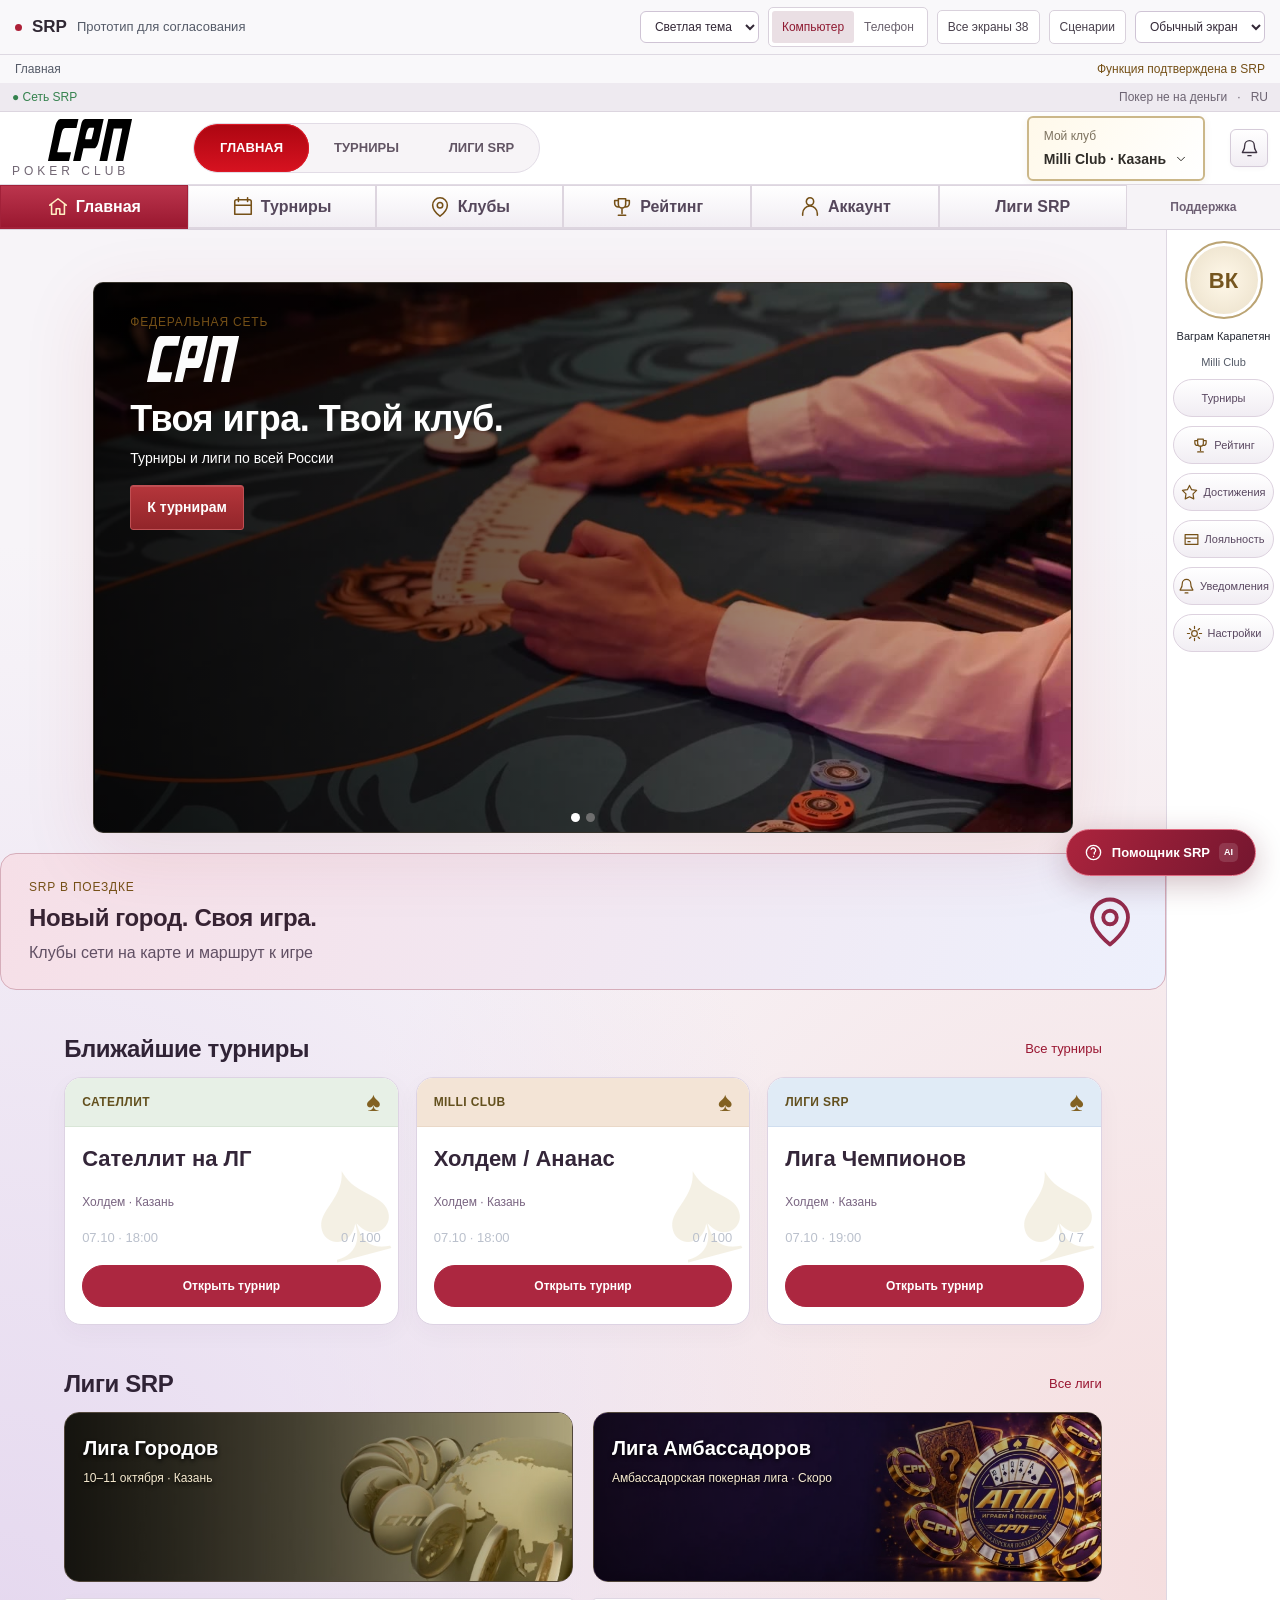
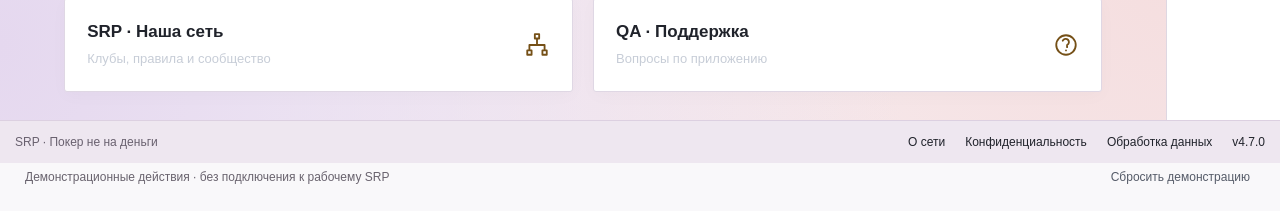
<file: light.html>
<!doctype html>
<html lang="ru">
<head>
<meta charset="utf-8"><meta name="viewport" content="width=device-width,initial-scale=1">
<meta name="description" content="Интерактивный прототип SRP: мобильная и десктопная версии, экраны и сценарии для согласования.">
<title>SRP — интерактивный прототип</title>
<link rel="icon" href="data:image/svg+xml,%3Csvg xmlns='http://www.w3.org/2000/svg' viewBox='0 0 40 40'%3E%3Crect width='40' height='40' rx='8' fill='%23ed343e'/%3E%3Ctext x='20' y='29' text-anchor='middle' font-size='30' fill='white'%3E♠%3C/text%3E%3C/svg%3E">
<link rel="stylesheet" href="styles.css?v=trip-plan-1">
</head>
<body>
<div id="prototype" data-theme="light">
<header class="review-bar">
  <div class="review-brand"><span class="review-dot"></span><b>SRP</b><span>Прототип для согласования</span></div>
  <div class="review-actions">
    <select id="theme-picker" aria-label="Тема оформления"><option value="dark">Тёмная тема</option><option value="light">Светлая тема</option></select>
    <div class="device-picker" aria-label="Формат экрана"><button data-device="desktop" aria-pressed="true">Компьютер</button><button data-device="mobile" aria-pressed="false">Телефон</button></div>
    <button class="review-button" data-action="catalog">Все экраны <span id="screen-count"></span></button>
    <button class="review-button" data-action="journeys">Сценарии</button>
    <select id="state-picker" aria-label="Состояние экрана"><option value="normal">Обычный экран</option><option value="loading">Загрузка</option><option value="empty">Нет данных</option><option value="error">Ошибка</option></select>
  </div>
</header>
<div class="review-caption"><span id="screen-caption"></span><span id="coverage-caption"></span></div>
<div id="frame" class="frame" data-device="desktop"><div id="app" class="app"></div></div>
<div class="review-bottom"><span>Демонстрационные действия · без подключения к рабочему SRP</span><button data-action="reset-demo">Сбросить демонстрацию</button></div>
<div id="review-drawer" hidden></div>
<div id="modal-root"></div>
<div id="assistant-root"></div>
<div id="toast" role="status" aria-live="polite"></div>
</div>
<script src="app.js?v=trip-plan-1"></script>
</body>
</html>
</file>
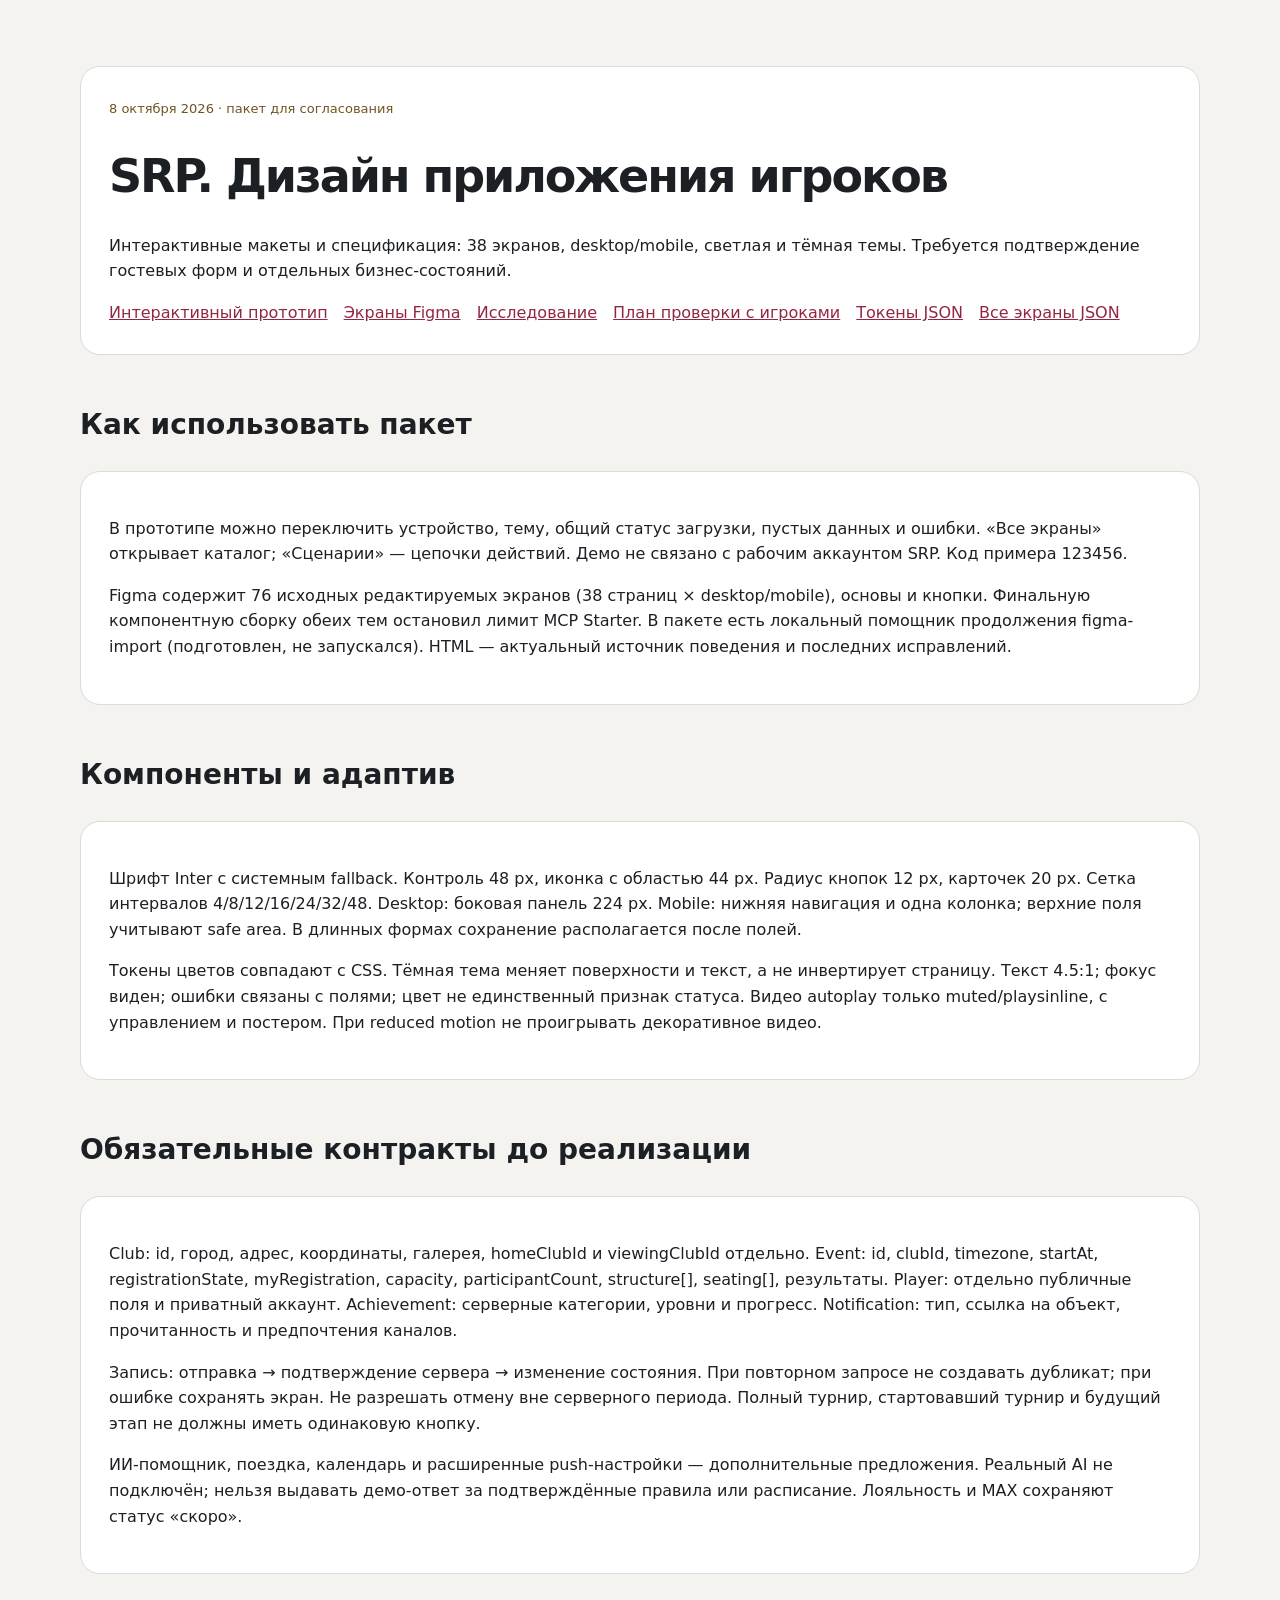
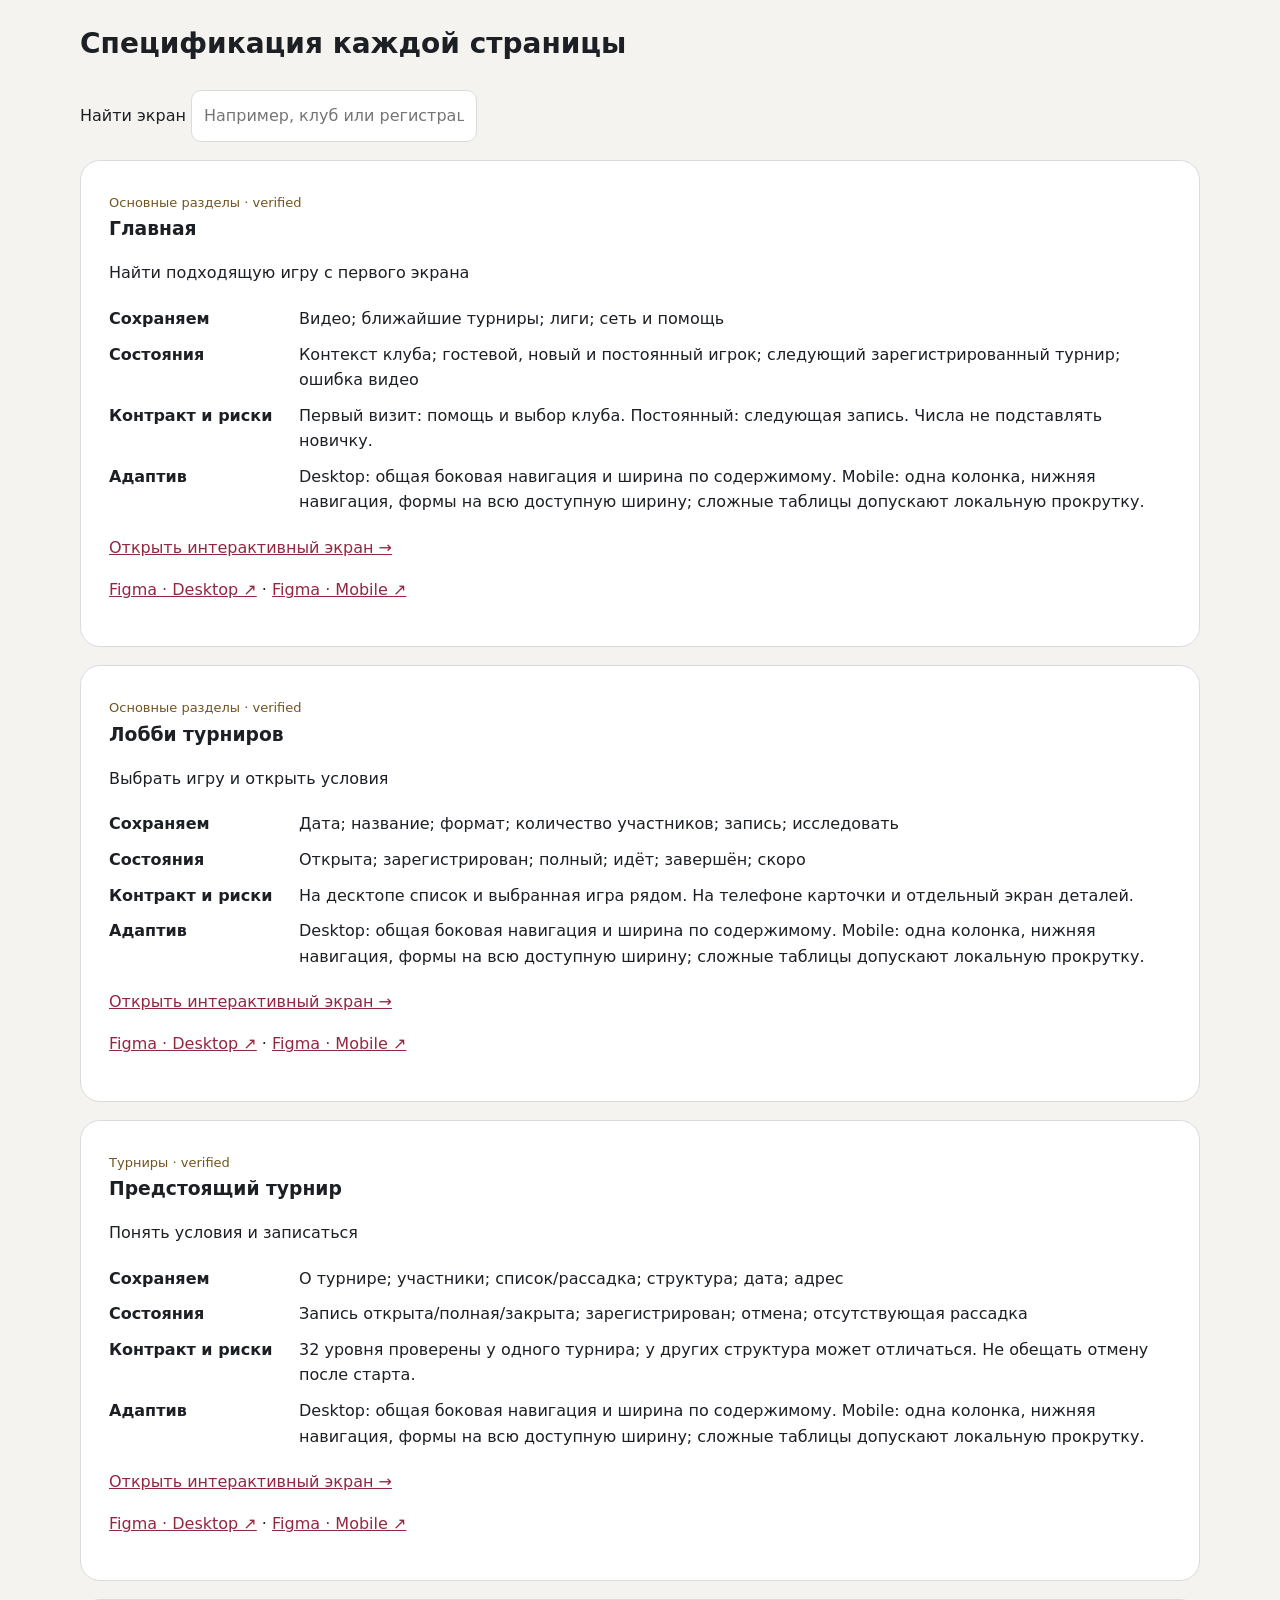
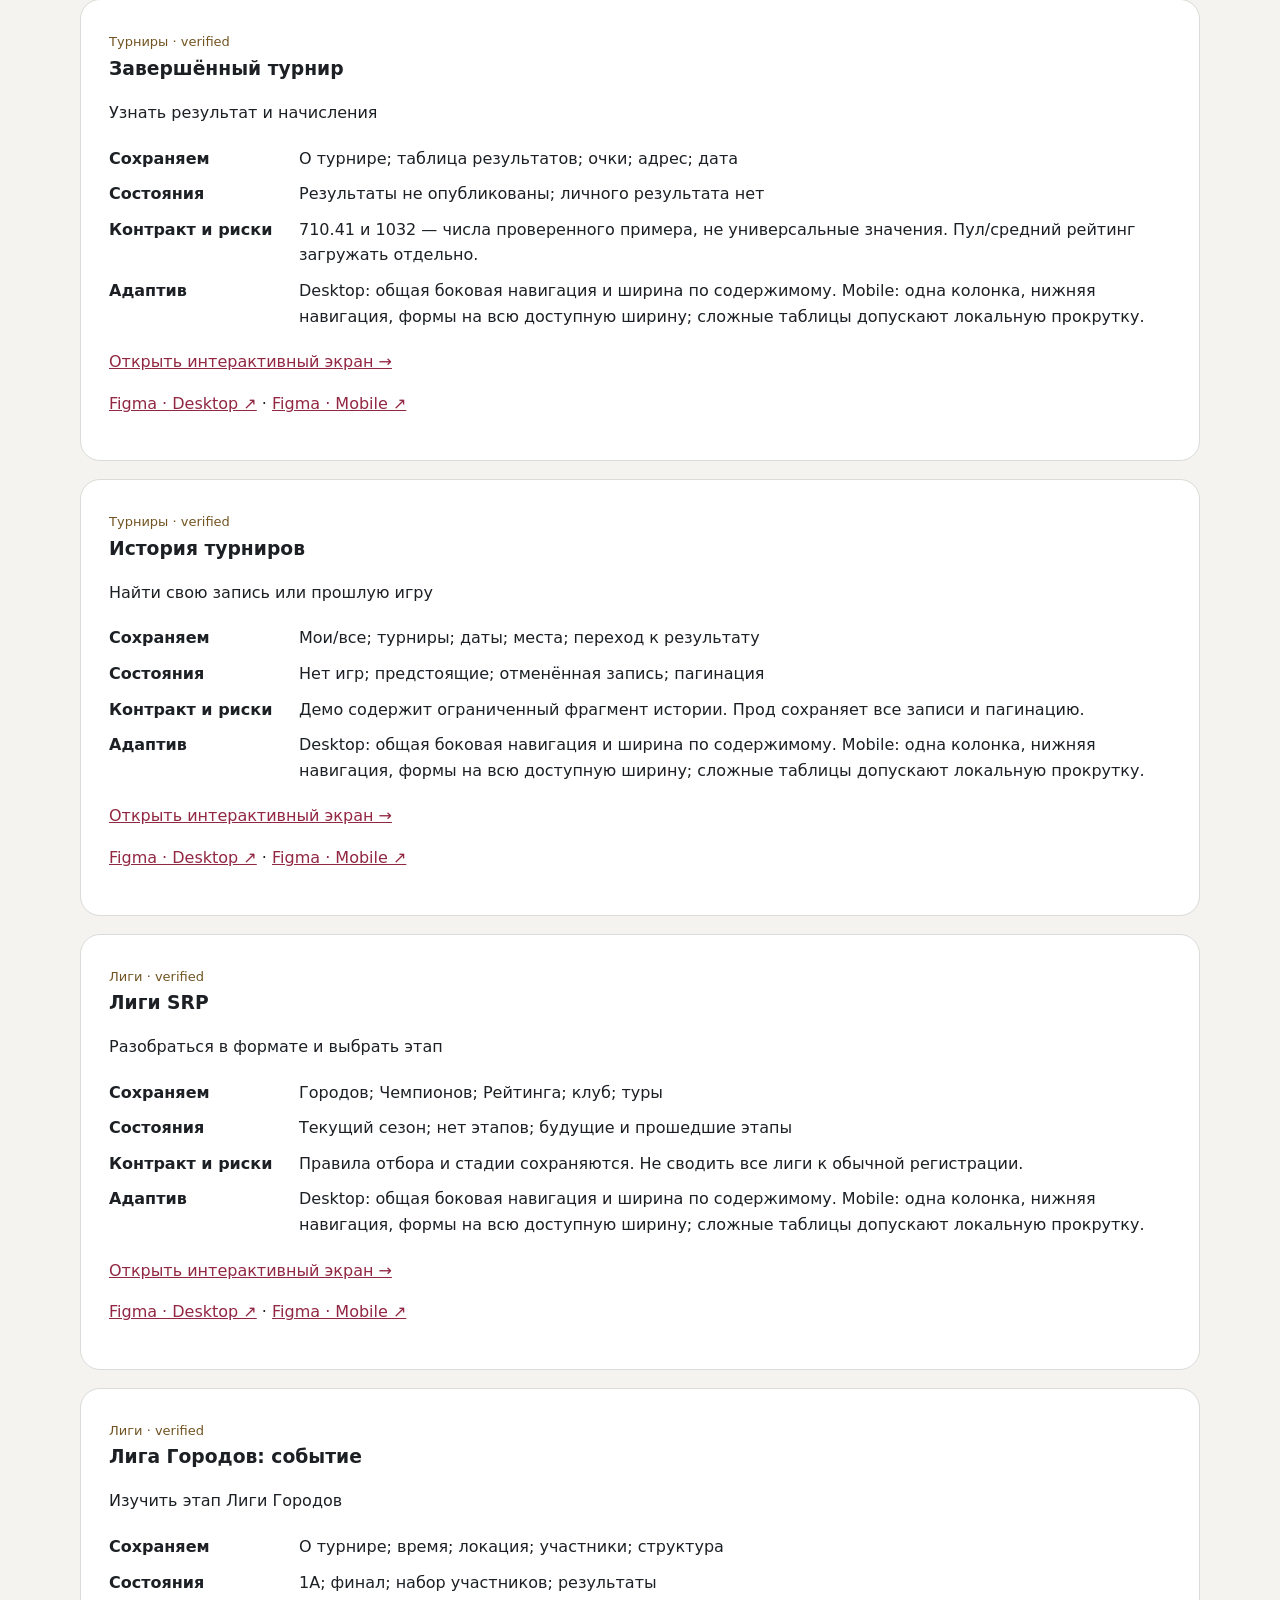
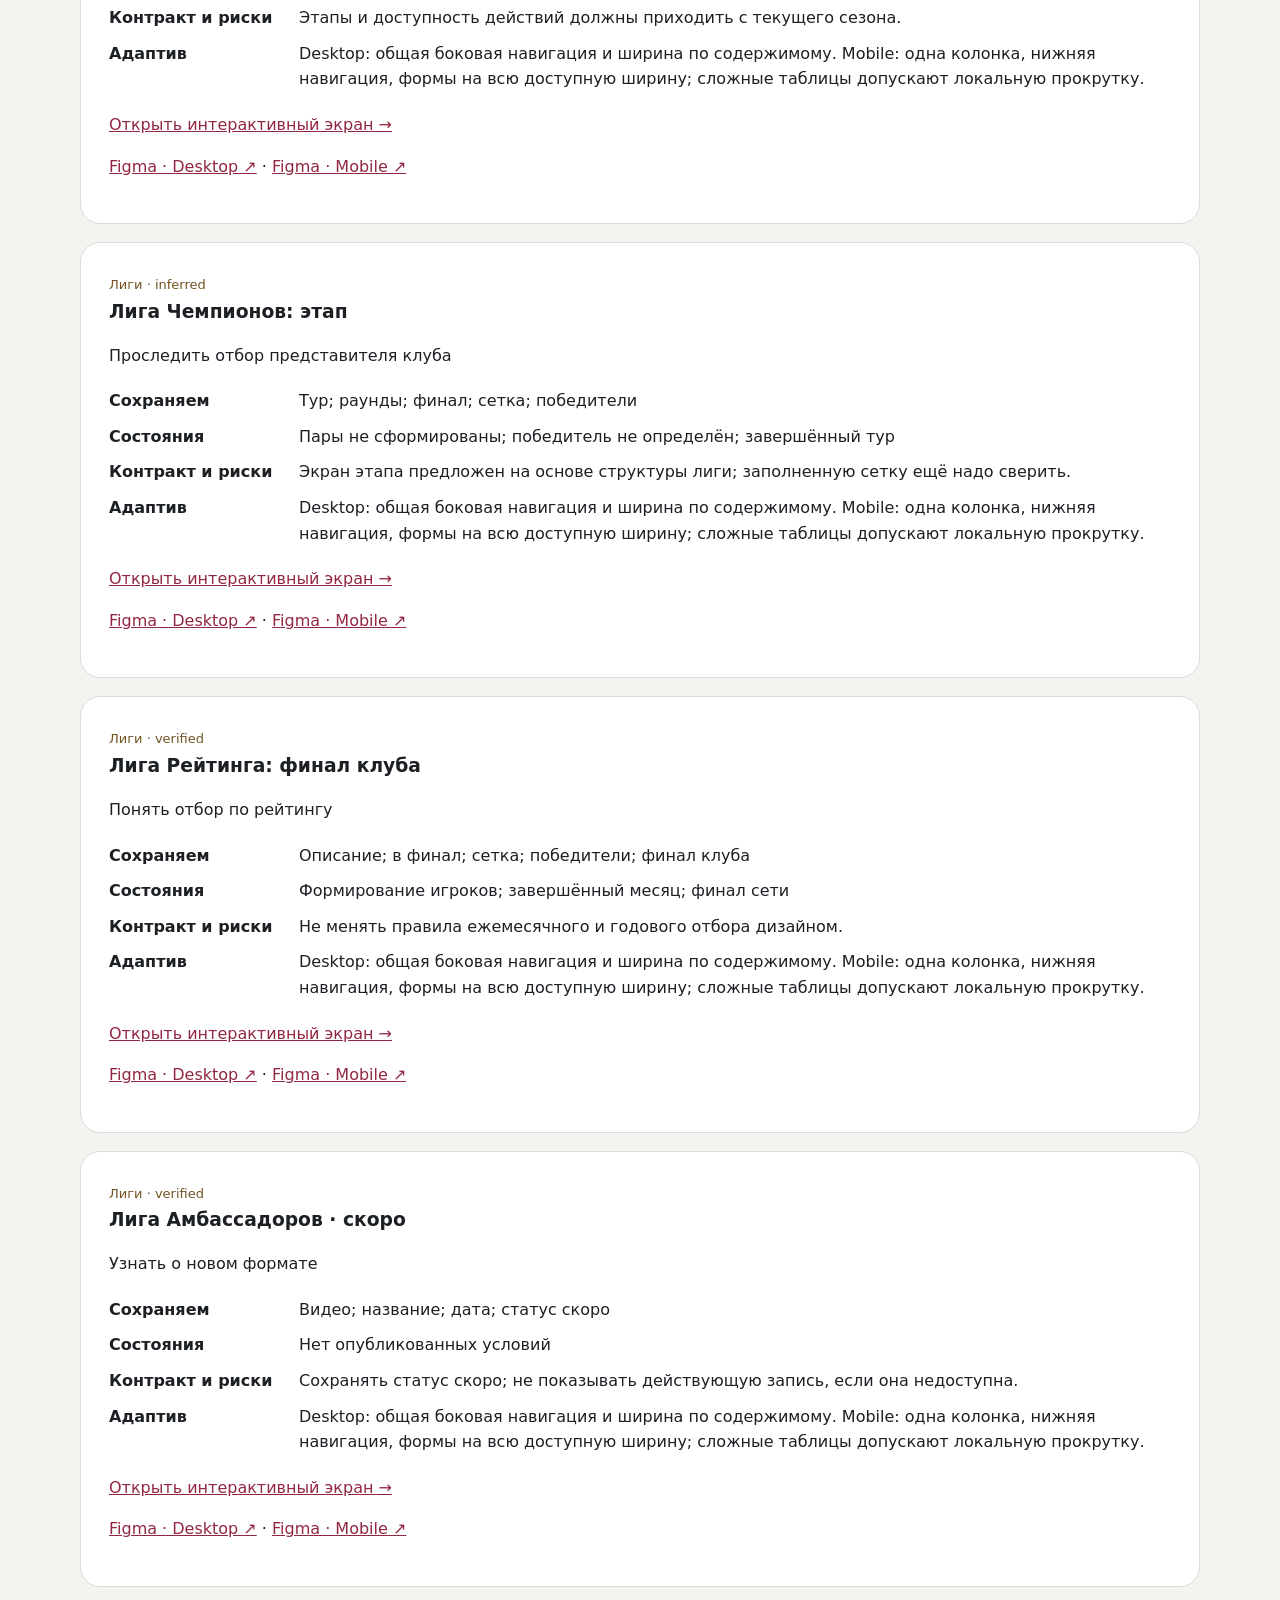
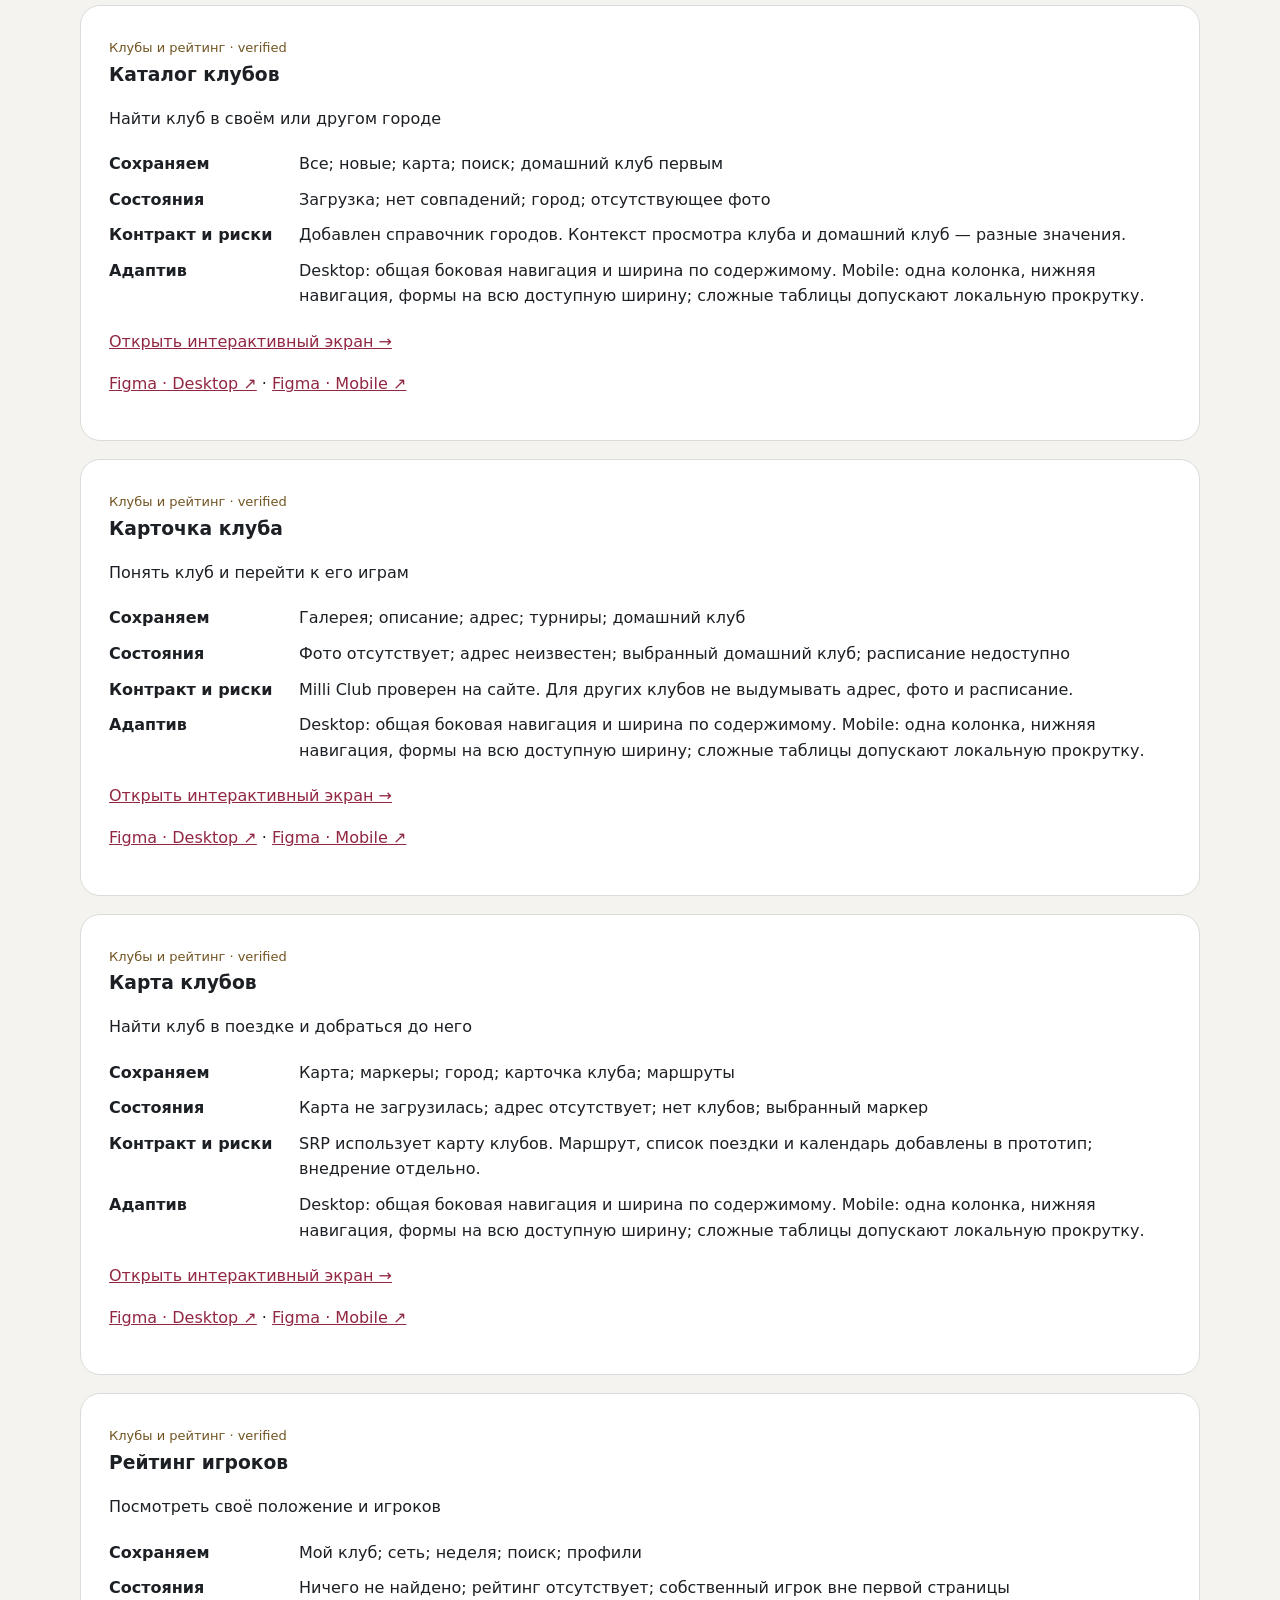
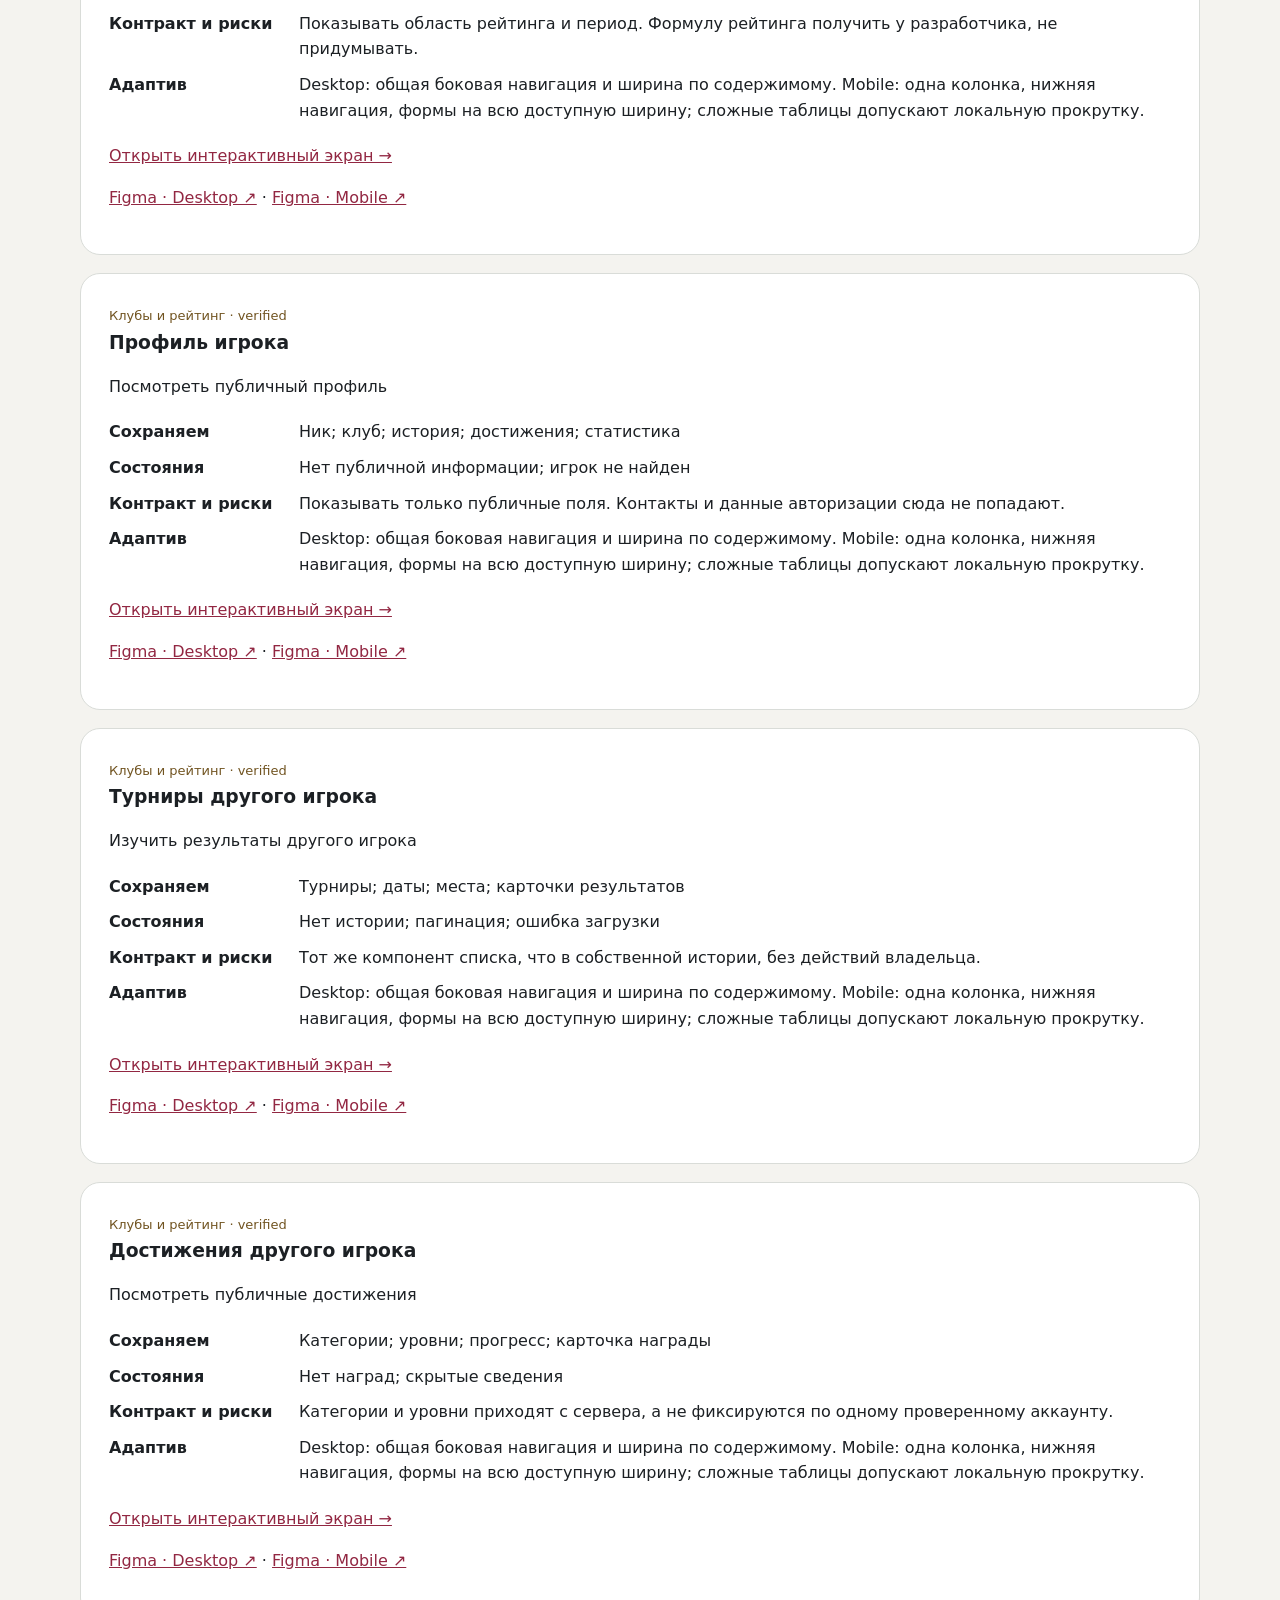
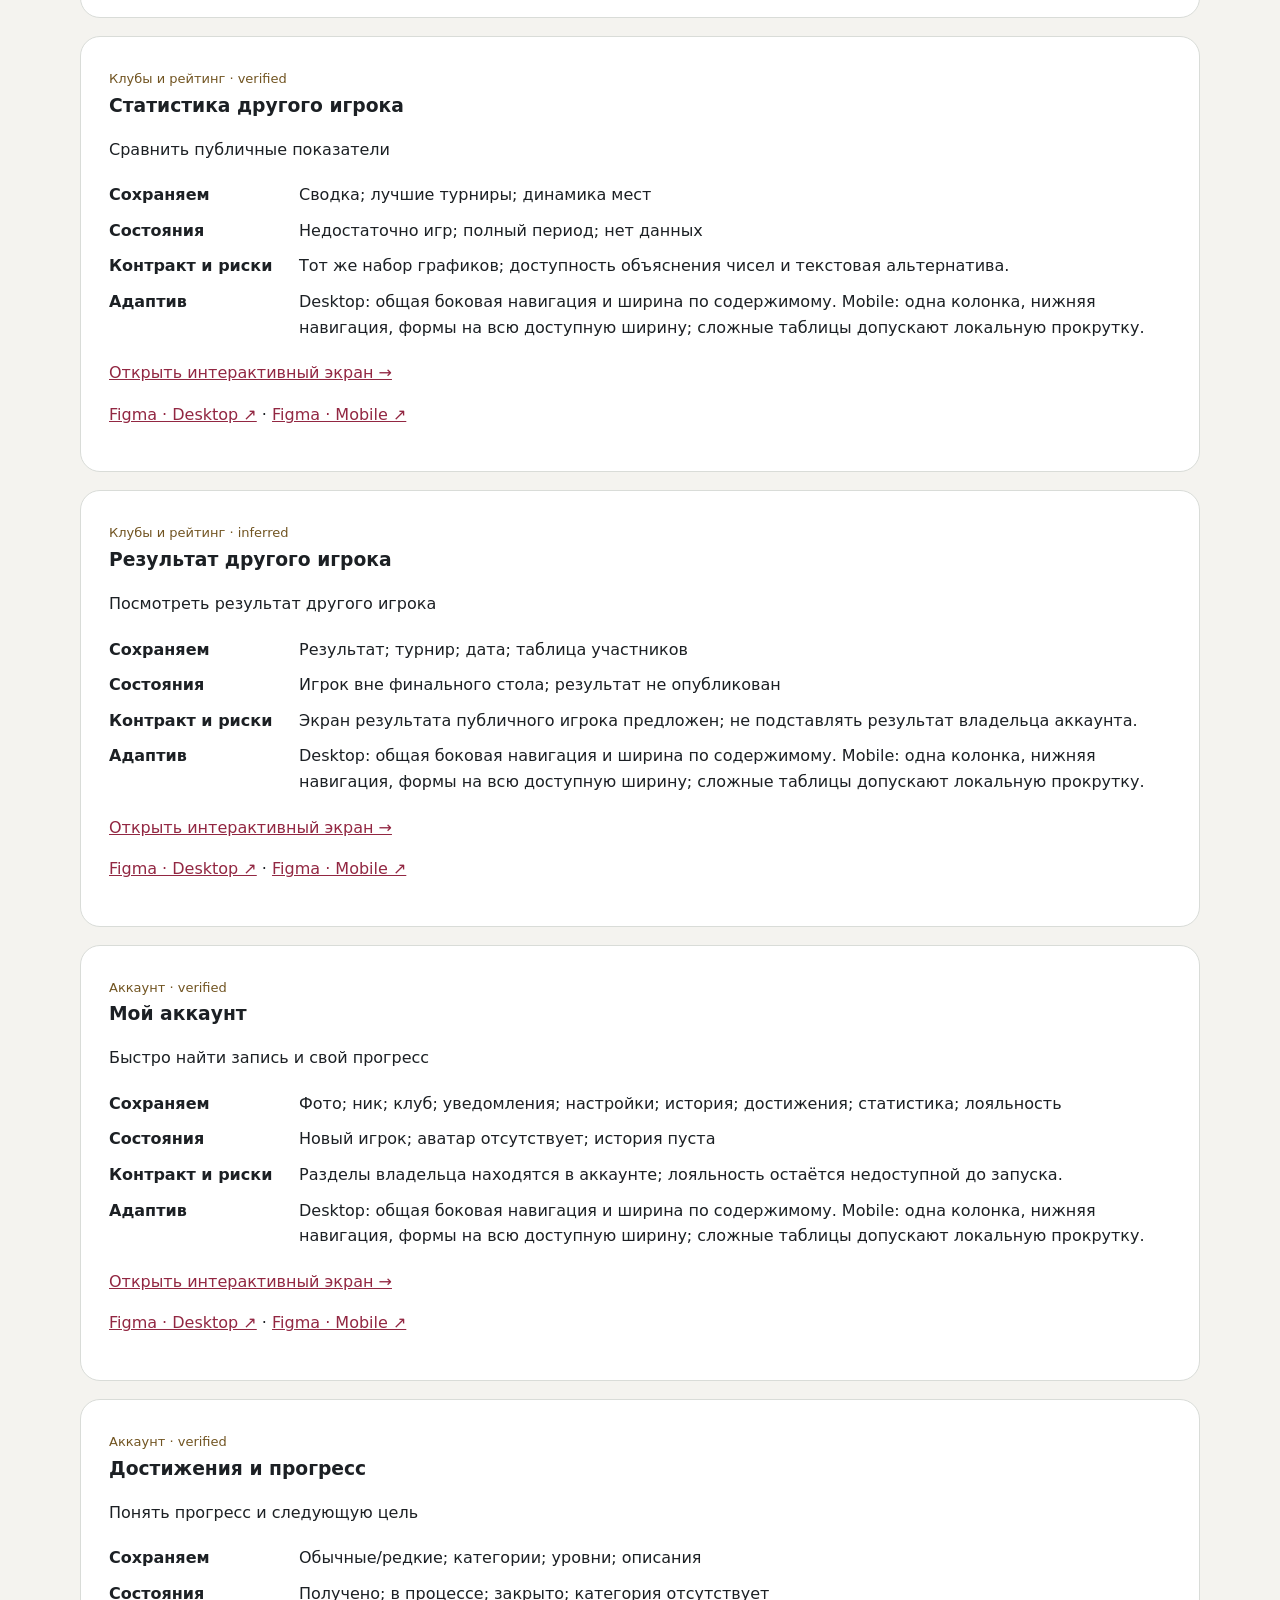
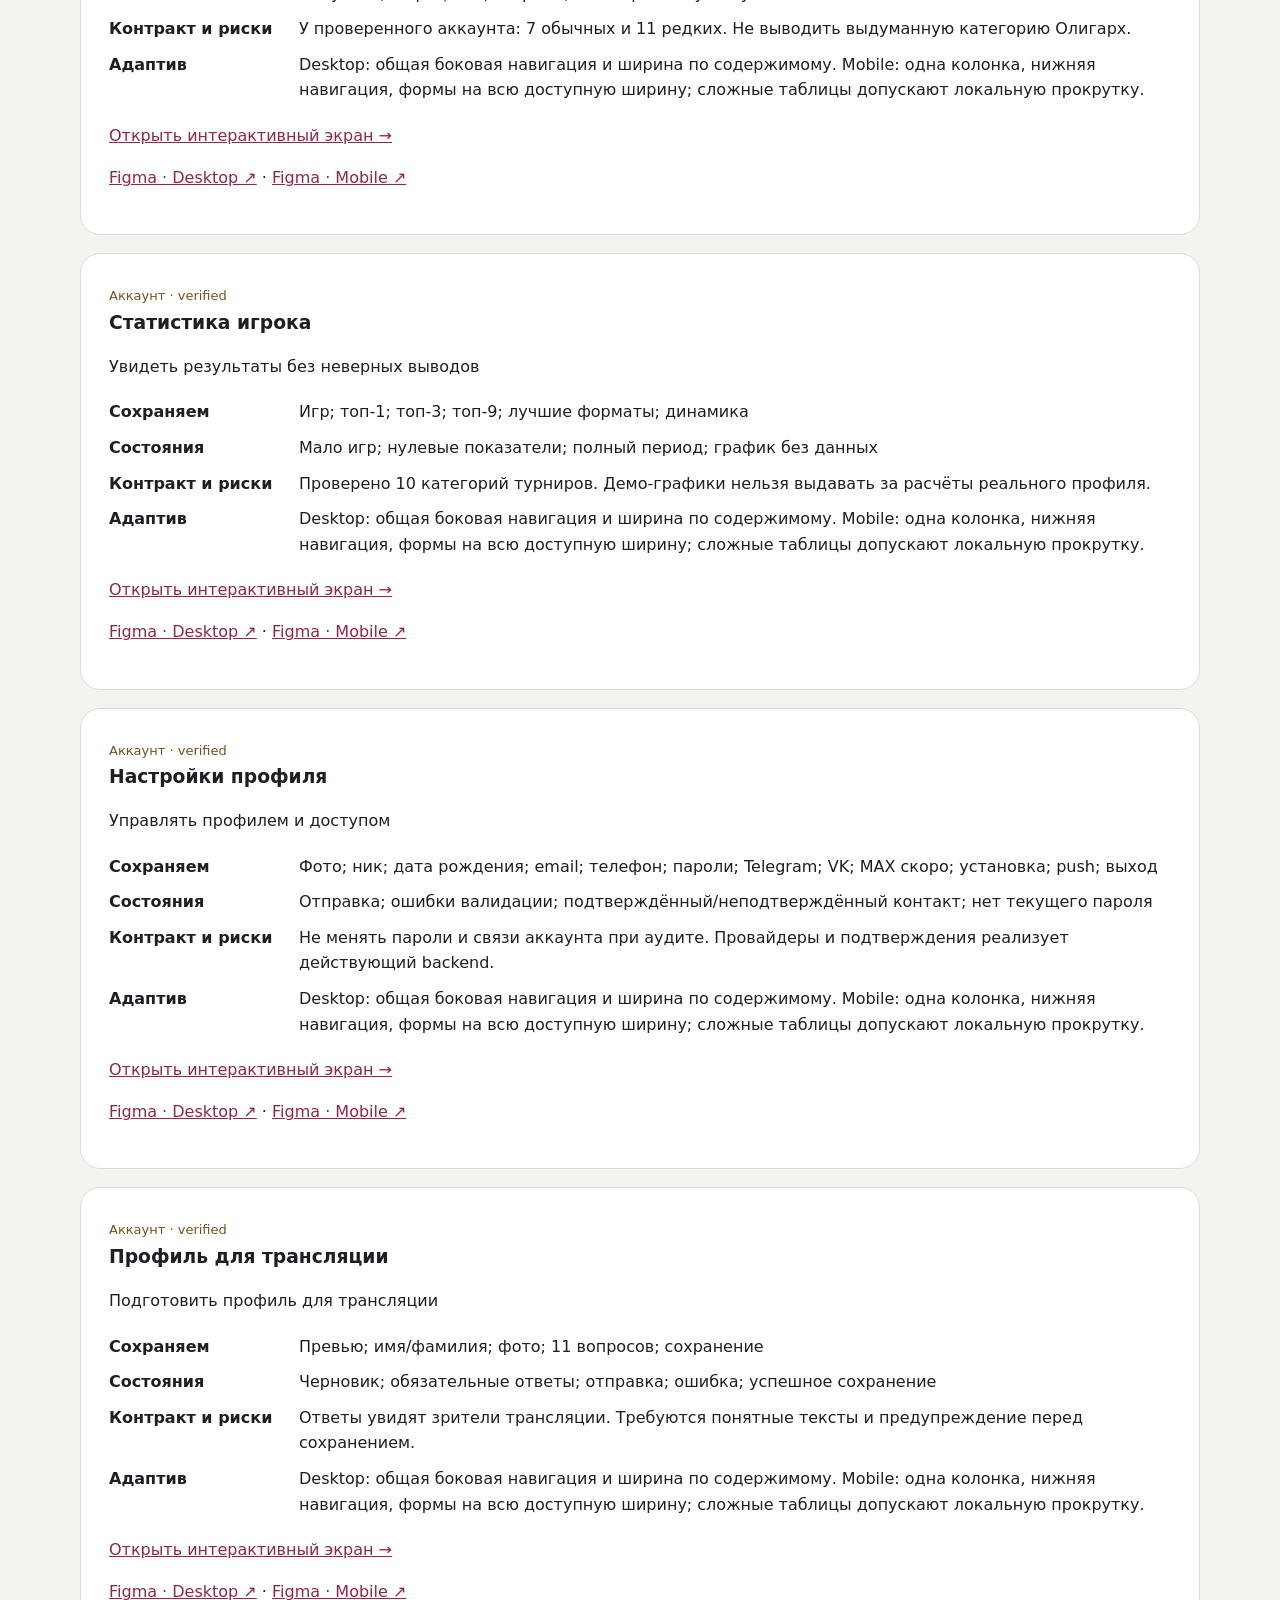
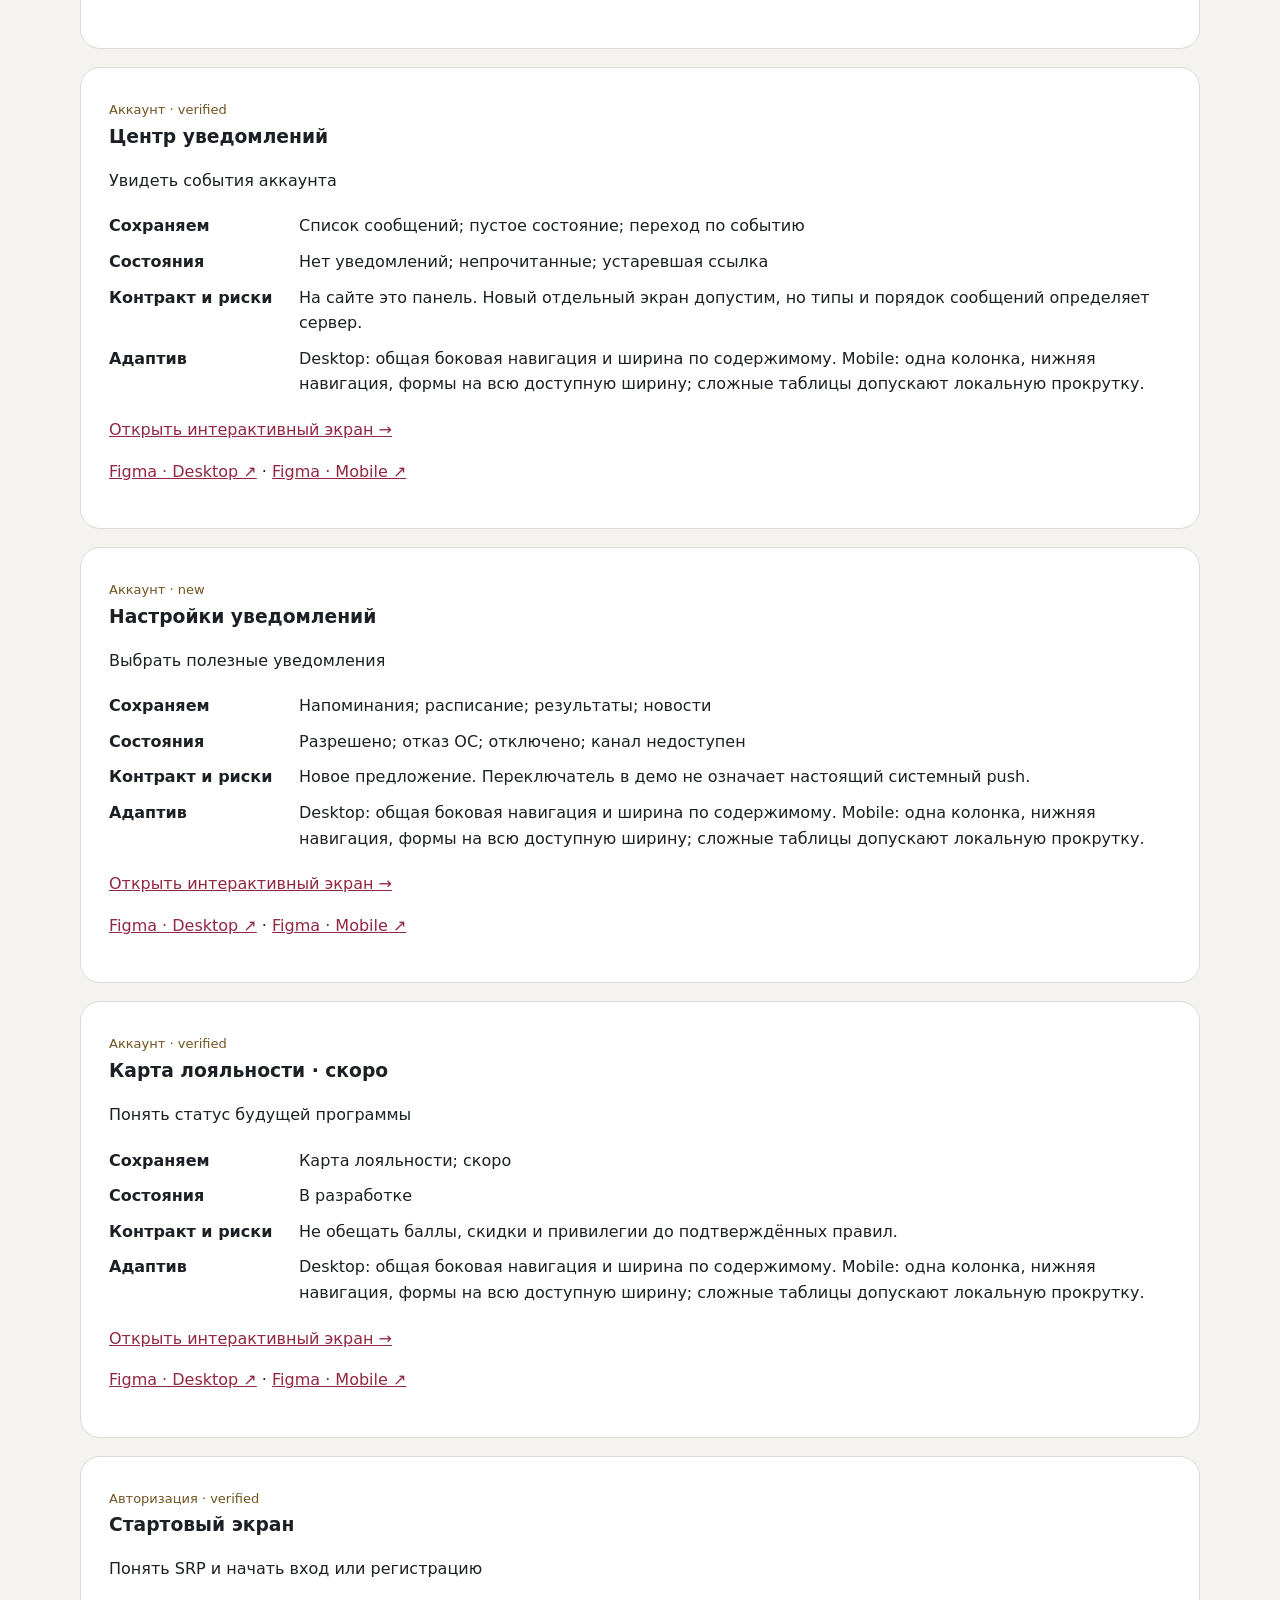
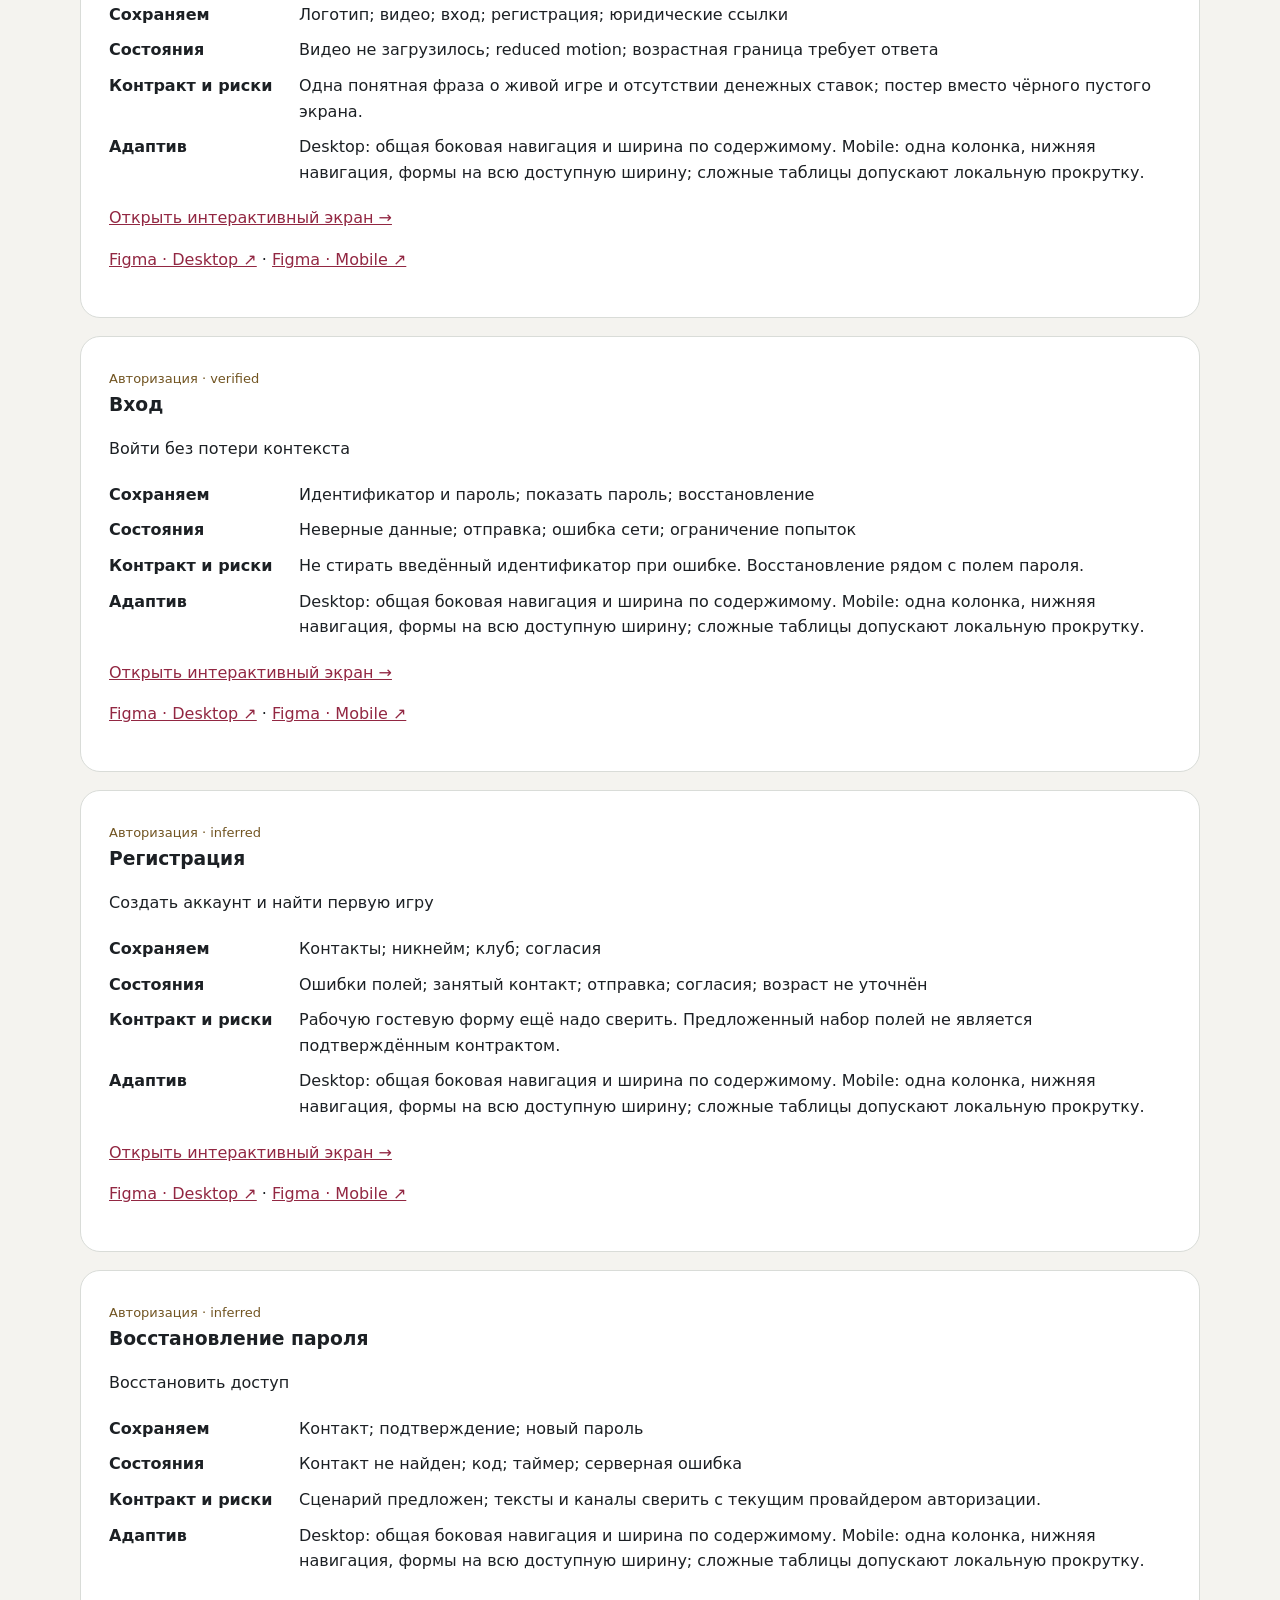
<file: design-v2/handoff.html>
<!doctype html><html lang="ru"><meta charset="utf-8"><meta name="viewport" content="width=device-width,initial-scale=1"><title>SRP · Передача разработчику</title><style>body{margin:0;background:#f4f3ef;color:#1c2024;font:16px/1.6 Inter,system-ui,sans-serif}main{max-width:1120px;margin:auto;padding:48px 24px}h1{font-size:46px;line-height:1.1;letter-spacing:-.045em}h2{margin-top:48px;font-size:28px}h3{margin:0}a{color:#922742}header,article,.box{background:#fff;border:1px solid #d9dcd8;border-radius:20px;padding:28px;margin:18px 0}nav{display:flex;gap:16px;flex-wrap:wrap}.badge{color:#715421;font-size:13px}.meta{color:#5e636c;font-size:14px}dl{display:grid;grid-template-columns:180px 1fr;gap:10px;margin:20px 0}dt{font-weight:600}dd{margin:0}code{background:#eeece7;padding:3px 6px;border-radius:5px}button,input,select{padding:12px;border-radius:10px;border:1px solid #d9dcd8;font:inherit;background:white}input{min-width:260px}table{width:100%;border-collapse:collapse}td,th{text-align:left;padding:12px;border-bottom:1px solid #d9dcd8}@media(max-width:600px){h1{font-size:34px}main{padding:24px 16px}dl{grid-template-columns:1fr}dd{margin-bottom:14px}article{padding:20px}input{min-width:0;width:100%;box-sizing:border-box}}</style><main><header><span class="badge">8 октября 2026 · пакет для согласования</span><h1>SRP. Дизайн приложения игроков</h1><p>Интерактивные макеты и спецификация: 38 экранов, desktop/mobile, светлая и тёмная темы. Требуется подтверждение гостевых форм и отдельных бизнес-состояний.</p><nav><a href="prototype/index.html#home">Интерактивный прототип</a><a href="https://www.figma.com/design/gXy7fwsV4HKG4T3vUxKdQ6">Экраны Figma</a><a href="research.md">Исследование</a><a href="usability-test.md">План проверки с игроками</a><a href="tokens.json">Токены JSON</a><a href="page-specs.json">Все экраны JSON</a></nav></header><h2>Как использовать пакет</h2><div class="box"><p>В прототипе можно переключить устройство, тему, общий статус загрузки, пустых данных и ошибки. «Все экраны» открывает каталог; «Сценарии» — цепочки действий. Демо не связано с рабочим аккаунтом SRP. Код примера 123456.</p><p>Figma содержит 76 исходных редактируемых экранов (38 страниц × desktop/mobile), основы и кнопки. Финальную компонентную сборку обеих тем остановил лимит MCP Starter. В пакете есть локальный помощник продолжения figma-import (подготовлен, не запускался). HTML — актуальный источник поведения и последних исправлений.</p></div><h2>Компоненты и адаптив</h2><div class="box"><p>Шрифт Inter с системным fallback. Контроль 48 px, иконка с областью 44 px. Радиус кнопок 12 px, карточек 20 px. Сетка интервалов 4/8/12/16/24/32/48. Desktop: боковая панель 224 px. Mobile: нижняя навигация и одна колонка; верхние поля учитывают safe area. В длинных формах сохранение располагается после полей.</p><p>Токены цветов совпадают с CSS. Тёмная тема меняет поверхности и текст, а не инвертирует страницу. Текст 4.5:1; фокус виден; ошибки связаны с полями; цвет не единственный признак статуса. Видео autoplay только muted/playsinline, с управлением и постером. При reduced motion не проигрывать декоративное видео.</p></div><h2>Обязательные контракты до реализации</h2><div class="box"><p>Club: id, город, адрес, координаты, галерея, homeClubId и viewingClubId отдельно. Event: id, clubId, timezone, startAt, registrationState, myRegistration, capacity, participantCount, structure[], seating[], результаты. Player: отдельно публичные поля и приватный аккаунт. Achievement: серверные категории, уровни и прогресс. Notification: тип, ссылка на объект, прочитанность и предпочтения каналов.</p><p>Запись: отправка → подтверждение сервера → изменение состояния. При повторном запросе не создавать дубликат; при ошибке сохранять экран. Не разрешать отмену вне серверного периода. Полный турнир, стартовавший турнир и будущий этап не должны иметь одинаковую кнопку.</p><p>ИИ-помощник, поездка, календарь и расширенные push-настройки — дополнительные предложения. Реальный AI не подключён; нельзя выдавать демо-ответ за подтверждённые правила или расписание. Лояльность и MAX сохраняют статус «скоро».</p></div><h2>Спецификация каждой страницы</h2><label for="search">Найти экран</label> <input id="search" placeholder="Например, клуб или регистрация"><article data-title="главная"><span class="badge">Основные разделы · verified</span><h3>Главная</h3><p>Найти подходящую игру с первого экрана</p><dl><dt>Сохраняем</dt><dd>Видео; ближайшие турниры; лиги; сеть и помощь</dd><dt>Состояния</dt><dd>Контекст клуба; гостевой, новый и постоянный игрок; следующий зарегистрированный турнир; ошибка видео</dd><dt>Контракт и риски</dt><dd>Первый визит: помощь и выбор клуба. Постоянный: следующая запись. Числа не подставлять новичку.</dd><dt>Адаптив</dt><dd>Desktop: общая боковая навигация и ширина по содержимому. Mobile: одна колонка, нижняя навигация, формы на всю доступную ширину; сложные таблицы допускают локальную прокрутку.</dd></dl><a href="prototype/index.html#home">Открыть интерактивный экран →</a><p><a href="https://www.figma.com/design/gXy7fwsV4HKG4T3vUxKdQ6?node-id=13-10">Figma · Desktop ↗</a> · <a href="https://www.figma.com/design/gXy7fwsV4HKG4T3vUxKdQ6?node-id=14-10">Figma · Mobile ↗</a></p></article><article data-title="лобби турниров"><span class="badge">Основные разделы · verified</span><h3>Лобби турниров</h3><p>Выбрать игру и открыть условия</p><dl><dt>Сохраняем</dt><dd>Дата; название; формат; количество участников; запись; исследовать</dd><dt>Состояния</dt><dd>Открыта; зарегистрирован; полный; идёт; завершён; скоро</dd><dt>Контракт и риски</dt><dd>На десктопе список и выбранная игра рядом. На телефоне карточки и отдельный экран деталей.</dd><dt>Адаптив</dt><dd>Desktop: общая боковая навигация и ширина по содержимому. Mobile: одна колонка, нижняя навигация, формы на всю доступную ширину; сложные таблицы допускают локальную прокрутку.</dd></dl><a href="prototype/index.html#tournaments">Открыть интерактивный экран →</a><p><a href="https://www.figma.com/design/gXy7fwsV4HKG4T3vUxKdQ6?node-id=8-10">Figma · Desktop ↗</a> · <a href="https://www.figma.com/design/gXy7fwsV4HKG4T3vUxKdQ6?node-id=12-10">Figma · Mobile ↗</a></p></article><article data-title="предстоящий турнир"><span class="badge">Турниры · verified</span><h3>Предстоящий турнир</h3><p>Понять условия и записаться</p><dl><dt>Сохраняем</dt><dd>О турнире; участники; список/рассадка; структура; дата; адрес</dd><dt>Состояния</dt><dd>Запись открыта/полная/закрыта; зарегистрирован; отмена; отсутствующая рассадка</dd><dt>Контракт и риски</dt><dd>32 уровня проверены у одного турнира; у других структура может отличаться. Не обещать отмену после старта.</dd><dt>Адаптив</dt><dd>Desktop: общая боковая навигация и ширина по содержимому. Mobile: одна колонка, нижняя навигация, формы на всю доступную ширину; сложные таблицы допускают локальную прокрутку.</dd></dl><a href="prototype/index.html#tournament">Открыть интерактивный экран →</a><p><a href="https://www.figma.com/design/gXy7fwsV4HKG4T3vUxKdQ6?node-id=7-10">Figma · Desktop ↗</a> · <a href="https://www.figma.com/design/gXy7fwsV4HKG4T3vUxKdQ6?node-id=9-10">Figma · Mobile ↗</a></p></article><article data-title="завершённый турнир"><span class="badge">Турниры · verified</span><h3>Завершённый турнир</h3><p>Узнать результат и начисления</p><dl><dt>Сохраняем</dt><dd>О турнире; таблица результатов; очки; адрес; дата</dd><dt>Состояния</dt><dd>Результаты не опубликованы; личного результата нет</dd><dt>Контракт и риски</dt><dd>710.41 и 1032 — числа проверенного примера, не универсальные значения. Пул/средний рейтинг загружать отдельно.</dd><dt>Адаптив</dt><dd>Desktop: общая боковая навигация и ширина по содержимому. Mobile: одна колонка, нижняя навигация, формы на всю доступную ширину; сложные таблицы допускают локальную прокрутку.</dd></dl><a href="prototype/index.html#completed">Открыть интерактивный экран →</a><p><a href="https://www.figma.com/design/gXy7fwsV4HKG4T3vUxKdQ6?node-id=10-10">Figma · Desktop ↗</a> · <a href="https://www.figma.com/design/gXy7fwsV4HKG4T3vUxKdQ6?node-id=11-10">Figma · Mobile ↗</a></p></article><article data-title="история турниров"><span class="badge">Турниры · verified</span><h3>История турниров</h3><p>Найти свою запись или прошлую игру</p><dl><dt>Сохраняем</dt><dd>Мои/все; турниры; даты; места; переход к результату</dd><dt>Состояния</dt><dd>Нет игр; предстоящие; отменённая запись; пагинация</dd><dt>Контракт и риски</dt><dd>Демо содержит ограниченный фрагмент истории. Прод сохраняет все записи и пагинацию.</dd><dt>Адаптив</dt><dd>Desktop: общая боковая навигация и ширина по содержимому. Mobile: одна колонка, нижняя навигация, формы на всю доступную ширину; сложные таблицы допускают локальную прокрутку.</dd></dl><a href="prototype/index.html#history">Открыть интерактивный экран →</a><p><a href="https://www.figma.com/design/gXy7fwsV4HKG4T3vUxKdQ6?node-id=16-10">Figma · Desktop ↗</a> · <a href="https://www.figma.com/design/gXy7fwsV4HKG4T3vUxKdQ6?node-id=17-10">Figma · Mobile ↗</a></p></article><article data-title="лиги srp"><span class="badge">Лиги · verified</span><h3>Лиги SRP</h3><p>Разобраться в формате и выбрать этап</p><dl><dt>Сохраняем</dt><dd>Городов; Чемпионов; Рейтинга; клуб; туры</dd><dt>Состояния</dt><dd>Текущий сезон; нет этапов; будущие и прошедшие этапы</dd><dt>Контракт и риски</dt><dd>Правила отбора и стадии сохраняются. Не сводить все лиги к обычной регистрации.</dd><dt>Адаптив</dt><dd>Desktop: общая боковая навигация и ширина по содержимому. Mobile: одна колонка, нижняя навигация, формы на всю доступную ширину; сложные таблицы допускают локальную прокрутку.</dd></dl><a href="prototype/index.html#leagues">Открыть интерактивный экран →</a><p><a href="https://www.figma.com/design/gXy7fwsV4HKG4T3vUxKdQ6?node-id=18-10">Figma · Desktop ↗</a> · <a href="https://www.figma.com/design/gXy7fwsV4HKG4T3vUxKdQ6?node-id=82-10">Figma · Mobile ↗</a></p></article><article data-title="лига городов: событие"><span class="badge">Лиги · verified</span><h3>Лига Городов: событие</h3><p>Изучить этап Лиги Городов</p><dl><dt>Сохраняем</dt><dd>О турнире; время; локация; участники; структура</dd><dt>Состояния</dt><dd>1A; финал; набор участников; результаты</dd><dt>Контракт и риски</dt><dd>Этапы и доступность действий должны приходить с текущего сезона.</dd><dt>Адаптив</dt><dd>Desktop: общая боковая навигация и ширина по содержимому. Mobile: одна колонка, нижняя навигация, формы на всю доступную ширину; сложные таблицы допускают локальную прокрутку.</dd></dl><a href="prototype/index.html#city-event">Открыть интерактивный экран →</a><p><a href="https://www.figma.com/design/gXy7fwsV4HKG4T3vUxKdQ6?node-id=80-10">Figma · Desktop ↗</a> · <a href="https://www.figma.com/design/gXy7fwsV4HKG4T3vUxKdQ6?node-id=83-10">Figma · Mobile ↗</a></p></article><article data-title="лига чемпионов: этап"><span class="badge">Лиги · inferred</span><h3>Лига Чемпионов: этап</h3><p>Проследить отбор представителя клуба</p><dl><dt>Сохраняем</dt><dd>Тур; раунды; финал; сетка; победители</dd><dt>Состояния</dt><dd>Пары не сформированы; победитель не определён; завершённый тур</dd><dt>Контракт и риски</dt><dd>Экран этапа предложен на основе структуры лиги; заполненную сетку ещё надо сверить.</dd><dt>Адаптив</dt><dd>Desktop: общая боковая навигация и ширина по содержимому. Mobile: одна колонка, нижняя навигация, формы на всю доступную ширину; сложные таблицы допускают локальную прокрутку.</dd></dl><a href="prototype/index.html#champion-event">Открыть интерактивный экран →</a><p><a href="https://www.figma.com/design/gXy7fwsV4HKG4T3vUxKdQ6?node-id=81-10">Figma · Desktop ↗</a> · <a href="https://www.figma.com/design/gXy7fwsV4HKG4T3vUxKdQ6?node-id=19-10">Figma · Mobile ↗</a></p></article><article data-title="лига рейтинга: финал клуба"><span class="badge">Лиги · verified</span><h3>Лига Рейтинга: финал клуба</h3><p>Понять отбор по рейтингу</p><dl><dt>Сохраняем</dt><dd>Описание; в финал; сетка; победители; финал клуба</dd><dt>Состояния</dt><dd>Формирование игроков; завершённый месяц; финал сети</dd><dt>Контракт и риски</dt><dd>Не менять правила ежемесячного и годового отбора дизайном.</dd><dt>Адаптив</dt><dd>Desktop: общая боковая навигация и ширина по содержимому. Mobile: одна колонка, нижняя навигация, формы на всю доступную ширину; сложные таблицы допускают локальную прокрутку.</dd></dl><a href="prototype/index.html#rating-event">Открыть интерактивный экран →</a><p><a href="https://www.figma.com/design/gXy7fwsV4HKG4T3vUxKdQ6?node-id=20-10">Figma · Desktop ↗</a> · <a href="https://www.figma.com/design/gXy7fwsV4HKG4T3vUxKdQ6?node-id=21-10">Figma · Mobile ↗</a></p></article><article data-title="лига амбассадоров · скоро"><span class="badge">Лиги · verified</span><h3>Лига Амбассадоров · скоро</h3><p>Узнать о новом формате</p><dl><dt>Сохраняем</dt><dd>Видео; название; дата; статус скоро</dd><dt>Состояния</dt><dd>Нет опубликованных условий</dd><dt>Контракт и риски</dt><dd>Сохранять статус скоро; не показывать действующую запись, если она недоступна.</dd><dt>Адаптив</dt><dd>Desktop: общая боковая навигация и ширина по содержимому. Mobile: одна колонка, нижняя навигация, формы на всю доступную ширину; сложные таблицы допускают локальную прокрутку.</dd></dl><a href="prototype/index.html#ambassadors">Открыть интерактивный экран →</a><p><a href="https://www.figma.com/design/gXy7fwsV4HKG4T3vUxKdQ6?node-id=22-10">Figma · Desktop ↗</a> · <a href="https://www.figma.com/design/gXy7fwsV4HKG4T3vUxKdQ6?node-id=23-10">Figma · Mobile ↗</a></p></article><article data-title="каталог клубов"><span class="badge">Клубы и рейтинг · verified</span><h3>Каталог клубов</h3><p>Найти клуб в своём или другом городе</p><dl><dt>Сохраняем</dt><dd>Все; новые; карта; поиск; домашний клуб первым</dd><dt>Состояния</dt><dd>Загрузка; нет совпадений; город; отсутствующее фото</dd><dt>Контракт и риски</dt><dd>Добавлен справочник городов. Контекст просмотра клуба и домашний клуб — разные значения.</dd><dt>Адаптив</dt><dd>Desktop: общая боковая навигация и ширина по содержимому. Mobile: одна колонка, нижняя навигация, формы на всю доступную ширину; сложные таблицы допускают локальную прокрутку.</dd></dl><a href="prototype/index.html#clubs">Открыть интерактивный экран →</a><p><a href="https://www.figma.com/design/gXy7fwsV4HKG4T3vUxKdQ6?node-id=85-10">Figma · Desktop ↗</a> · <a href="https://www.figma.com/design/gXy7fwsV4HKG4T3vUxKdQ6?node-id=86-10">Figma · Mobile ↗</a></p></article><article data-title="карточка клуба"><span class="badge">Клубы и рейтинг · verified</span><h3>Карточка клуба</h3><p>Понять клуб и перейти к его играм</p><dl><dt>Сохраняем</dt><dd>Галерея; описание; адрес; турниры; домашний клуб</dd><dt>Состояния</dt><dd>Фото отсутствует; адрес неизвестен; выбранный домашний клуб; расписание недоступно</dd><dt>Контракт и риски</dt><dd>Milli Club проверен на сайте. Для других клубов не выдумывать адрес, фото и расписание.</dd><dt>Адаптив</dt><dd>Desktop: общая боковая навигация и ширина по содержимому. Mobile: одна колонка, нижняя навигация, формы на всю доступную ширину; сложные таблицы допускают локальную прокрутку.</dd></dl><a href="prototype/index.html#club">Открыть интерактивный экран →</a><p><a href="https://www.figma.com/design/gXy7fwsV4HKG4T3vUxKdQ6?node-id=84-10">Figma · Desktop ↗</a> · <a href="https://www.figma.com/design/gXy7fwsV4HKG4T3vUxKdQ6?node-id=25-10">Figma · Mobile ↗</a></p></article><article data-title="карта клубов"><span class="badge">Клубы и рейтинг · verified</span><h3>Карта клубов</h3><p>Найти клуб в поездке и добраться до него</p><dl><dt>Сохраняем</dt><dd>Карта; маркеры; город; карточка клуба; маршруты</dd><dt>Состояния</dt><dd>Карта не загрузилась; адрес отсутствует; нет клубов; выбранный маркер</dd><dt>Контракт и риски</dt><dd>SRP использует карту клубов. Маршрут, список поездки и календарь добавлены в прототип; внедрение отдельно.</dd><dt>Адаптив</dt><dd>Desktop: общая боковая навигация и ширина по содержимому. Mobile: одна колонка, нижняя навигация, формы на всю доступную ширину; сложные таблицы допускают локальную прокрутку.</dd></dl><a href="prototype/index.html#map">Открыть интерактивный экран →</a><p><a href="https://www.figma.com/design/gXy7fwsV4HKG4T3vUxKdQ6?node-id=24-10">Figma · Desktop ↗</a> · <a href="https://www.figma.com/design/gXy7fwsV4HKG4T3vUxKdQ6?node-id=26-10">Figma · Mobile ↗</a></p></article><article data-title="рейтинг игроков"><span class="badge">Клубы и рейтинг · verified</span><h3>Рейтинг игроков</h3><p>Посмотреть своё положение и игроков</p><dl><dt>Сохраняем</dt><dd>Мой клуб; сеть; неделя; поиск; профили</dd><dt>Состояния</dt><dd>Ничего не найдено; рейтинг отсутствует; собственный игрок вне первой страницы</dd><dt>Контракт и риски</dt><dd>Показывать область рейтинга и период. Формулу рейтинга получить у разработчика, не придумывать.</dd><dt>Адаптив</dt><dd>Desktop: общая боковая навигация и ширина по содержимому. Mobile: одна колонка, нижняя навигация, формы на всю доступную ширину; сложные таблицы допускают локальную прокрутку.</dd></dl><a href="prototype/index.html#rating">Открыть интерактивный экран →</a><p><a href="https://www.figma.com/design/gXy7fwsV4HKG4T3vUxKdQ6?node-id=28-10">Figma · Desktop ↗</a> · <a href="https://www.figma.com/design/gXy7fwsV4HKG4T3vUxKdQ6?node-id=30-10">Figma · Mobile ↗</a></p></article><article data-title="профиль игрока"><span class="badge">Клубы и рейтинг · verified</span><h3>Профиль игрока</h3><p>Посмотреть публичный профиль</p><dl><dt>Сохраняем</dt><dd>Ник; клуб; история; достижения; статистика</dd><dt>Состояния</dt><dd>Нет публичной информации; игрок не найден</dd><dt>Контракт и риски</dt><dd>Показывать только публичные поля. Контакты и данные авторизации сюда не попадают.</dd><dt>Адаптив</dt><dd>Desktop: общая боковая навигация и ширина по содержимому. Mobile: одна колонка, нижняя навигация, формы на всю доступную ширину; сложные таблицы допускают локальную прокрутку.</dd></dl><a href="prototype/index.html#player">Открыть интерактивный экран →</a><p><a href="https://www.figma.com/design/gXy7fwsV4HKG4T3vUxKdQ6?node-id=27-10">Figma · Desktop ↗</a> · <a href="https://www.figma.com/design/gXy7fwsV4HKG4T3vUxKdQ6?node-id=29-10">Figma · Mobile ↗</a></p></article><article data-title="турниры другого игрока"><span class="badge">Клубы и рейтинг · verified</span><h3>Турниры другого игрока</h3><p>Изучить результаты другого игрока</p><dl><dt>Сохраняем</dt><dd>Турниры; даты; места; карточки результатов</dd><dt>Состояния</dt><dd>Нет истории; пагинация; ошибка загрузки</dd><dt>Контракт и риски</dt><dd>Тот же компонент списка, что в собственной истории, без действий владельца.</dd><dt>Адаптив</dt><dd>Desktop: общая боковая навигация и ширина по содержимому. Mobile: одна колонка, нижняя навигация, формы на всю доступную ширину; сложные таблицы допускают локальную прокрутку.</dd></dl><a href="prototype/index.html#player-history">Открыть интерактивный экран →</a><p><a href="https://www.figma.com/design/gXy7fwsV4HKG4T3vUxKdQ6?node-id=31-10">Figma · Desktop ↗</a> · <a href="https://www.figma.com/design/gXy7fwsV4HKG4T3vUxKdQ6?node-id=32-10">Figma · Mobile ↗</a></p></article><article data-title="достижения другого игрока"><span class="badge">Клубы и рейтинг · verified</span><h3>Достижения другого игрока</h3><p>Посмотреть публичные достижения</p><dl><dt>Сохраняем</dt><dd>Категории; уровни; прогресс; карточка награды</dd><dt>Состояния</dt><dd>Нет наград; скрытые сведения</dd><dt>Контракт и риски</dt><dd>Категории и уровни приходят с сервера, а не фиксируются по одному проверенному аккаунту.</dd><dt>Адаптив</dt><dd>Desktop: общая боковая навигация и ширина по содержимому. Mobile: одна колонка, нижняя навигация, формы на всю доступную ширину; сложные таблицы допускают локальную прокрутку.</dd></dl><a href="prototype/index.html#player-achievements">Открыть интерактивный экран →</a><p><a href="https://www.figma.com/design/gXy7fwsV4HKG4T3vUxKdQ6?node-id=33-10">Figma · Desktop ↗</a> · <a href="https://www.figma.com/design/gXy7fwsV4HKG4T3vUxKdQ6?node-id=35-10">Figma · Mobile ↗</a></p></article><article data-title="статистика другого игрока"><span class="badge">Клубы и рейтинг · verified</span><h3>Статистика другого игрока</h3><p>Сравнить публичные показатели</p><dl><dt>Сохраняем</dt><dd>Сводка; лучшие турниры; динамика мест</dd><dt>Состояния</dt><dd>Недостаточно игр; полный период; нет данных</dd><dt>Контракт и риски</dt><dd>Тот же набор графиков; доступность объяснения чисел и текстовая альтернатива.</dd><dt>Адаптив</dt><dd>Desktop: общая боковая навигация и ширина по содержимому. Mobile: одна колонка, нижняя навигация, формы на всю доступную ширину; сложные таблицы допускают локальную прокрутку.</dd></dl><a href="prototype/index.html#player-statistics">Открыть интерактивный экран →</a><p><a href="https://www.figma.com/design/gXy7fwsV4HKG4T3vUxKdQ6?node-id=34-10">Figma · Desktop ↗</a> · <a href="https://www.figma.com/design/gXy7fwsV4HKG4T3vUxKdQ6?node-id=36-10">Figma · Mobile ↗</a></p></article><article data-title="результат другого игрока"><span class="badge">Клубы и рейтинг · inferred</span><h3>Результат другого игрока</h3><p>Посмотреть результат другого игрока</p><dl><dt>Сохраняем</dt><dd>Результат; турнир; дата; таблица участников</dd><dt>Состояния</dt><dd>Игрок вне финального стола; результат не опубликован</dd><dt>Контракт и риски</dt><dd>Экран результата публичного игрока предложен; не подставлять результат владельца аккаунта.</dd><dt>Адаптив</dt><dd>Desktop: общая боковая навигация и ширина по содержимому. Mobile: одна колонка, нижняя навигация, формы на всю доступную ширину; сложные таблицы допускают локальную прокрутку.</dd></dl><a href="prototype/index.html#player-result">Открыть интерактивный экран →</a><p><a href="https://www.figma.com/design/gXy7fwsV4HKG4T3vUxKdQ6?node-id=37-10">Figma · Desktop ↗</a> · <a href="https://www.figma.com/design/gXy7fwsV4HKG4T3vUxKdQ6?node-id=38-10">Figma · Mobile ↗</a></p></article><article data-title="мой аккаунт"><span class="badge">Аккаунт · verified</span><h3>Мой аккаунт</h3><p>Быстро найти запись и свой прогресс</p><dl><dt>Сохраняем</dt><dd>Фото; ник; клуб; уведомления; настройки; история; достижения; статистика; лояльность</dd><dt>Состояния</dt><dd>Новый игрок; аватар отсутствует; история пуста</dd><dt>Контракт и риски</dt><dd>Разделы владельца находятся в аккаунте; лояльность остаётся недоступной до запуска.</dd><dt>Адаптив</dt><dd>Desktop: общая боковая навигация и ширина по содержимому. Mobile: одна колонка, нижняя навигация, формы на всю доступную ширину; сложные таблицы допускают локальную прокрутку.</dd></dl><a href="prototype/index.html#profile">Открыть интерактивный экран →</a><p><a href="https://www.figma.com/design/gXy7fwsV4HKG4T3vUxKdQ6?node-id=40-10">Figma · Desktop ↗</a> · <a href="https://www.figma.com/design/gXy7fwsV4HKG4T3vUxKdQ6?node-id=41-10">Figma · Mobile ↗</a></p></article><article data-title="достижения и прогресс"><span class="badge">Аккаунт · verified</span><h3>Достижения и прогресс</h3><p>Понять прогресс и следующую цель</p><dl><dt>Сохраняем</dt><dd>Обычные/редкие; категории; уровни; описания</dd><dt>Состояния</dt><dd>Получено; в процессе; закрыто; категория отсутствует</dd><dt>Контракт и риски</dt><dd>У проверенного аккаунта: 7 обычных и 11 редких. Не выводить выдуманную категорию Олигарх.</dd><dt>Адаптив</dt><dd>Desktop: общая боковая навигация и ширина по содержимому. Mobile: одна колонка, нижняя навигация, формы на всю доступную ширину; сложные таблицы допускают локальную прокрутку.</dd></dl><a href="prototype/index.html#achievements">Открыть интерактивный экран →</a><p><a href="https://www.figma.com/design/gXy7fwsV4HKG4T3vUxKdQ6?node-id=42-10">Figma · Desktop ↗</a> · <a href="https://www.figma.com/design/gXy7fwsV4HKG4T3vUxKdQ6?node-id=45-10">Figma · Mobile ↗</a></p></article><article data-title="статистика игрока"><span class="badge">Аккаунт · verified</span><h3>Статистика игрока</h3><p>Увидеть результаты без неверных выводов</p><dl><dt>Сохраняем</dt><dd>Игр; топ-1; топ-3; топ-9; лучшие форматы; динамика</dd><dt>Состояния</dt><dd>Мало игр; нулевые показатели; полный период; график без данных</dd><dt>Контракт и риски</dt><dd>Проверено 10 категорий турниров. Демо-графики нельзя выдавать за расчёты реального профиля.</dd><dt>Адаптив</dt><dd>Desktop: общая боковая навигация и ширина по содержимому. Mobile: одна колонка, нижняя навигация, формы на всю доступную ширину; сложные таблицы допускают локальную прокрутку.</dd></dl><a href="prototype/index.html#statistics">Открыть интерактивный экран →</a><p><a href="https://www.figma.com/design/gXy7fwsV4HKG4T3vUxKdQ6?node-id=43-10">Figma · Desktop ↗</a> · <a href="https://www.figma.com/design/gXy7fwsV4HKG4T3vUxKdQ6?node-id=44-10">Figma · Mobile ↗</a></p></article><article data-title="настройки профиля"><span class="badge">Аккаунт · verified</span><h3>Настройки профиля</h3><p>Управлять профилем и доступом</p><dl><dt>Сохраняем</dt><dd>Фото; ник; дата рождения; email; телефон; пароли; Telegram; VK; MAX скоро; установка; push; выход</dd><dt>Состояния</dt><dd>Отправка; ошибки валидации; подтверждённый/неподтверждённый контакт; нет текущего пароля</dd><dt>Контракт и риски</dt><dd>Не менять пароли и связи аккаунта при аудите. Провайдеры и подтверждения реализует действующий backend.</dd><dt>Адаптив</dt><dd>Desktop: общая боковая навигация и ширина по содержимому. Mobile: одна колонка, нижняя навигация, формы на всю доступную ширину; сложные таблицы допускают локальную прокрутку.</dd></dl><a href="prototype/index.html#settings">Открыть интерактивный экран →</a><p><a href="https://www.figma.com/design/gXy7fwsV4HKG4T3vUxKdQ6?node-id=46-10">Figma · Desktop ↗</a> · <a href="https://www.figma.com/design/gXy7fwsV4HKG4T3vUxKdQ6?node-id=48-10">Figma · Mobile ↗</a></p></article><article data-title="профиль для трансляции"><span class="badge">Аккаунт · verified</span><h3>Профиль для трансляции</h3><p>Подготовить профиль для трансляции</p><dl><dt>Сохраняем</dt><dd>Превью; имя/фамилия; фото; 11 вопросов; сохранение</dd><dt>Состояния</dt><dd>Черновик; обязательные ответы; отправка; ошибка; успешное сохранение</dd><dt>Контракт и риски</dt><dd>Ответы увидят зрители трансляции. Требуются понятные тексты и предупреждение перед сохранением.</dd><dt>Адаптив</dt><dd>Desktop: общая боковая навигация и ширина по содержимому. Mobile: одна колонка, нижняя навигация, формы на всю доступную ширину; сложные таблицы допускают локальную прокрутку.</dd></dl><a href="prototype/index.html#broadcast">Открыть интерактивный экран →</a><p><a href="https://www.figma.com/design/gXy7fwsV4HKG4T3vUxKdQ6?node-id=49-10">Figma · Desktop ↗</a> · <a href="https://www.figma.com/design/gXy7fwsV4HKG4T3vUxKdQ6?node-id=47-10">Figma · Mobile ↗</a></p></article><article data-title="центр уведомлений"><span class="badge">Аккаунт · verified</span><h3>Центр уведомлений</h3><p>Увидеть события аккаунта</p><dl><dt>Сохраняем</dt><dd>Список сообщений; пустое состояние; переход по событию</dd><dt>Состояния</dt><dd>Нет уведомлений; непрочитанные; устаревшая ссылка</dd><dt>Контракт и риски</dt><dd>На сайте это панель. Новый отдельный экран допустим, но типы и порядок сообщений определяет сервер.</dd><dt>Адаптив</dt><dd>Desktop: общая боковая навигация и ширина по содержимому. Mobile: одна колонка, нижняя навигация, формы на всю доступную ширину; сложные таблицы допускают локальную прокрутку.</dd></dl><a href="prototype/index.html#notifications">Открыть интерактивный экран →</a><p><a href="https://www.figma.com/design/gXy7fwsV4HKG4T3vUxKdQ6?node-id=50-10">Figma · Desktop ↗</a> · <a href="https://www.figma.com/design/gXy7fwsV4HKG4T3vUxKdQ6?node-id=51-10">Figma · Mobile ↗</a></p></article><article data-title="настройки уведомлений"><span class="badge">Аккаунт · new</span><h3>Настройки уведомлений</h3><p>Выбрать полезные уведомления</p><dl><dt>Сохраняем</dt><dd>Напоминания; расписание; результаты; новости</dd><dt>Состояния</dt><dd>Разрешено; отказ ОС; отключено; канал недоступен</dd><dt>Контракт и риски</dt><dd>Новое предложение. Переключатель в демо не означает настоящий системный push.</dd><dt>Адаптив</dt><dd>Desktop: общая боковая навигация и ширина по содержимому. Mobile: одна колонка, нижняя навигация, формы на всю доступную ширину; сложные таблицы допускают локальную прокрутку.</dd></dl><a href="prototype/index.html#push-settings">Открыть интерактивный экран →</a><p><a href="https://www.figma.com/design/gXy7fwsV4HKG4T3vUxKdQ6?node-id=52-10">Figma · Desktop ↗</a> · <a href="https://www.figma.com/design/gXy7fwsV4HKG4T3vUxKdQ6?node-id=53-10">Figma · Mobile ↗</a></p></article><article data-title="карта лояльности · скоро"><span class="badge">Аккаунт · verified</span><h3>Карта лояльности · скоро</h3><p>Понять статус будущей программы</p><dl><dt>Сохраняем</dt><dd>Карта лояльности; скоро</dd><dt>Состояния</dt><dd>В разработке</dd><dt>Контракт и риски</dt><dd>Не обещать баллы, скидки и привилегии до подтверждённых правил.</dd><dt>Адаптив</dt><dd>Desktop: общая боковая навигация и ширина по содержимому. Mobile: одна колонка, нижняя навигация, формы на всю доступную ширину; сложные таблицы допускают локальную прокрутку.</dd></dl><a href="prototype/index.html#loyalty">Открыть интерактивный экран →</a><p><a href="https://www.figma.com/design/gXy7fwsV4HKG4T3vUxKdQ6?node-id=54-10">Figma · Desktop ↗</a> · <a href="https://www.figma.com/design/gXy7fwsV4HKG4T3vUxKdQ6?node-id=55-10">Figma · Mobile ↗</a></p></article><article data-title="стартовый экран"><span class="badge">Авторизация · verified</span><h3>Стартовый экран</h3><p>Понять SRP и начать вход или регистрацию</p><dl><dt>Сохраняем</dt><dd>Логотип; видео; вход; регистрация; юридические ссылки</dd><dt>Состояния</dt><dd>Видео не загрузилось; reduced motion; возрастная граница требует ответа</dd><dt>Контракт и риски</dt><dd>Одна понятная фраза о живой игре и отсутствии денежных ставок; постер вместо чёрного пустого экрана.</dd><dt>Адаптив</dt><dd>Desktop: общая боковая навигация и ширина по содержимому. Mobile: одна колонка, нижняя навигация, формы на всю доступную ширину; сложные таблицы допускают локальную прокрутку.</dd></dl><a href="prototype/index.html#welcome">Открыть интерактивный экран →</a><p><a href="https://www.figma.com/design/gXy7fwsV4HKG4T3vUxKdQ6?node-id=57-10">Figma · Desktop ↗</a> · <a href="https://www.figma.com/design/gXy7fwsV4HKG4T3vUxKdQ6?node-id=56-10">Figma · Mobile ↗</a></p></article><article data-title="вход"><span class="badge">Авторизация · verified</span><h3>Вход</h3><p>Войти без потери контекста</p><dl><dt>Сохраняем</dt><dd>Идентификатор и пароль; показать пароль; восстановление</dd><dt>Состояния</dt><dd>Неверные данные; отправка; ошибка сети; ограничение попыток</dd><dt>Контракт и риски</dt><dd>Не стирать введённый идентификатор при ошибке. Восстановление рядом с полем пароля.</dd><dt>Адаптив</dt><dd>Desktop: общая боковая навигация и ширина по содержимому. Mobile: одна колонка, нижняя навигация, формы на всю доступную ширину; сложные таблицы допускают локальную прокрутку.</dd></dl><a href="prototype/index.html#login">Открыть интерактивный экран →</a><p><a href="https://www.figma.com/design/gXy7fwsV4HKG4T3vUxKdQ6?node-id=59-10">Figma · Desktop ↗</a> · <a href="https://www.figma.com/design/gXy7fwsV4HKG4T3vUxKdQ6?node-id=60-10">Figma · Mobile ↗</a></p></article><article data-title="регистрация"><span class="badge">Авторизация · inferred</span><h3>Регистрация</h3><p>Создать аккаунт и найти первую игру</p><dl><dt>Сохраняем</dt><dd>Контакты; никнейм; клуб; согласия</dd><dt>Состояния</dt><dd>Ошибки полей; занятый контакт; отправка; согласия; возраст не уточнён</dd><dt>Контракт и риски</dt><dd>Рабочую гостевую форму ещё надо сверить. Предложенный набор полей не является подтверждённым контрактом.</dd><dt>Адаптив</dt><dd>Desktop: общая боковая навигация и ширина по содержимому. Mobile: одна колонка, нижняя навигация, формы на всю доступную ширину; сложные таблицы допускают локальную прокрутку.</dd></dl><a href="prototype/index.html#register">Открыть интерактивный экран →</a><p><a href="https://www.figma.com/design/gXy7fwsV4HKG4T3vUxKdQ6?node-id=62-10">Figma · Desktop ↗</a> · <a href="https://www.figma.com/design/gXy7fwsV4HKG4T3vUxKdQ6?node-id=61-10">Figma · Mobile ↗</a></p></article><article data-title="восстановление пароля"><span class="badge">Авторизация · inferred</span><h3>Восстановление пароля</h3><p>Восстановить доступ</p><dl><dt>Сохраняем</dt><dd>Контакт; подтверждение; новый пароль</dd><dt>Состояния</dt><dd>Контакт не найден; код; таймер; серверная ошибка</dd><dt>Контракт и риски</dt><dd>Сценарий предложен; тексты и каналы сверить с текущим провайдером авторизации.</dd><dt>Адаптив</dt><dd>Desktop: общая боковая навигация и ширина по содержимому. Mobile: одна колонка, нижняя навигация, формы на всю доступную ширину; сложные таблицы допускают локальную прокрутку.</dd></dl><a href="prototype/index.html#reset">Открыть интерактивный экран →</a><p><a href="https://www.figma.com/design/gXy7fwsV4HKG4T3vUxKdQ6?node-id=65-10">Figma · Desktop ↗</a> · <a href="https://www.figma.com/design/gXy7fwsV4HKG4T3vUxKdQ6?node-id=63-10">Figma · Mobile ↗</a></p></article><article data-title="подтверждение контакта"><span class="badge">Авторизация · inferred</span><h3>Подтверждение контакта</h3><p>Подтвердить контакт</p><dl><dt>Сохраняем</dt><dd>Код; повторная отправка; возвращение к форме</dd><dt>Состояния</dt><dd>Код неверный или истёк; отправка; таймер; успешное подтверждение</dd><dt>Контракт и риски</dt><dd>Код 123456 существует только в демо. Реальные коды и таймеры выдаёт сервер.</dd><dt>Адаптив</dt><dd>Desktop: общая боковая навигация и ширина по содержимому. Mobile: одна колонка, нижняя навигация, формы на всю доступную ширину; сложные таблицы допускают локальную прокрутку.</dd></dl><a href="prototype/index.html#verify">Открыть интерактивный экран →</a><p><a href="https://www.figma.com/design/gXy7fwsV4HKG4T3vUxKdQ6?node-id=66-10">Figma · Desktop ↗</a> · <a href="https://www.figma.com/design/gXy7fwsV4HKG4T3vUxKdQ6?node-id=64-10">Figma · Mobile ↗</a></p></article><article data-title="о сети и правила"><span class="badge">Справка · verified</span><h3>О сети и правила</h3><p>Понять формат SRP</p><dl><dt>Сохраняем</dt><dd>Описание сети; покер не на деньги; правила; выбор клуба</dd><dt>Состояния</dt><dd>Новый пользователь; вопросы о первом посещении</dd><dt>Контракт и риски</dt><dd>Уточнить правила первого визита у клуба; не добавлять обязательные документы без подтверждения.</dd><dt>Адаптив</dt><dd>Desktop: общая боковая навигация и ширина по содержимому. Mobile: одна колонка, нижняя навигация, формы на всю доступную ширину; сложные таблицы допускают локальную прокрутку.</dd></dl><a href="prototype/index.html#about">Открыть интерактивный экран →</a><p><a href="https://www.figma.com/design/gXy7fwsV4HKG4T3vUxKdQ6?node-id=67-10">Figma · Desktop ↗</a> · <a href="https://www.figma.com/design/gXy7fwsV4HKG4T3vUxKdQ6?node-id=68-10">Figma · Mobile ↗</a></p></article><article data-title="поддержка"><span class="badge">Справка · inferred</span><h3>Поддержка</h3><p>Получить помощь</p><dl><dt>Сохраняем</dt><dd>Частые вопросы; канал поддержки; обращение</dd><dt>Состояния</dt><dd>Нет ответа; отправка; ошибка</dd><dt>Контракт и риски</dt><dd>Форма обращения предложена: текущая QA-ссылка пустая. Согласовать реальный канал и SLA.</dd><dt>Адаптив</dt><dd>Desktop: общая боковая навигация и ширина по содержимому. Mobile: одна колонка, нижняя навигация, формы на всю доступную ширину; сложные таблицы допускают локальную прокрутку.</dd></dl><a href="prototype/index.html#support">Открыть интерактивный экран →</a><p><a href="https://www.figma.com/design/gXy7fwsV4HKG4T3vUxKdQ6?node-id=69-10">Figma · Desktop ↗</a> · <a href="https://www.figma.com/design/gXy7fwsV4HKG4T3vUxKdQ6?node-id=70-10">Figma · Mobile ↗</a></p></article><article data-title="обновления приложения"><span class="badge">Справка · inferred</span><h3>Обновления приложения</h3><p>Понять изменения приложения</p><dl><dt>Сохраняем</dt><dd>Версия; релизные заметки</dd><dt>Состояния</dt><dd>Нет новых заметок</dd><dt>Контракт и риски</dt><dd>На странице проверены блоки v4.0 и v3.0, при этом аккаунт показывает v4.8.0. Не выдумывать changelog.</dd><dt>Адаптив</dt><dd>Desktop: общая боковая навигация и ширина по содержимому. Mobile: одна колонка, нижняя навигация, формы на всю доступную ширину; сложные таблицы допускают локальную прокрутку.</dd></dl><a href="prototype/index.html#updates">Открыть интерактивный экран →</a><p><a href="https://www.figma.com/design/gXy7fwsV4HKG4T3vUxKdQ6?node-id=73-10">Figma · Desktop ↗</a> · <a href="https://www.figma.com/design/gXy7fwsV4HKG4T3vUxKdQ6?node-id=71-10">Figma · Mobile ↗</a></p></article><article data-title="установить приложение"><span class="badge">Справка · verified</span><h3>Установить приложение</h3><p>Добавить приложение на устройство</p><dl><dt>Сохраняем</dt><dd>Установка на домашний экран; инструкции</dd><dt>Состояния</dt><dd>iOS; Android; desktop; уже установлено</dd><dt>Контракт и риски</dt><dd>Текущая установка не равна публикации в App Store. Нативное приложение и публикация — отдельный проект.</dd><dt>Адаптив</dt><dd>Desktop: общая боковая навигация и ширина по содержимому. Mobile: одна колонка, нижняя навигация, формы на всю доступную ширину; сложные таблицы допускают локальную прокрутку.</dd></dl><a href="prototype/index.html#install">Открыть интерактивный экран →</a><p><a href="https://www.figma.com/design/gXy7fwsV4HKG4T3vUxKdQ6?node-id=72-10">Figma · Desktop ↗</a> · <a href="https://www.figma.com/design/gXy7fwsV4HKG4T3vUxKdQ6?node-id=74-10">Figma · Mobile ↗</a></p></article><article data-title="политика конфиденциальности"><span class="badge">Справка · verified</span><h3>Политика конфиденциальности</h3><p>Прочитать политику</p><dl><dt>Сохраняем</dt><dd>Полный официальный документ; навигация назад</dd><dt>Состояния</dt><dd>Документ недоступен; обновлённая редакция</dd><dt>Контракт и риски</dt><dd>В демо сокращённый экран. В проде требуется точный актуальный документ SRP без дизайнерского пересказа.</dd><dt>Адаптив</dt><dd>Desktop: общая боковая навигация и ширина по содержимому. Mobile: одна колонка, нижняя навигация, формы на всю доступную ширину; сложные таблицы допускают локальную прокрутку.</dd></dl><a href="prototype/index.html#privacy">Открыть интерактивный экран →</a><p><a href="https://www.figma.com/design/gXy7fwsV4HKG4T3vUxKdQ6?node-id=78-10">Figma · Desktop ↗</a> · <a href="https://www.figma.com/design/gXy7fwsV4HKG4T3vUxKdQ6?node-id=77-10">Figma · Mobile ↗</a></p></article><article data-title="обработка персональных данных"><span class="badge">Справка · verified</span><h3>Обработка персональных данных</h3><p>Ознакомиться с обработкой данных</p><dl><dt>Сохраняем</dt><dd>Полный документ; связанные согласия</dd><dt>Состояния</dt><dd>Актуальная редакция; документ недоступен</dd><dt>Контракт и риски</dt><dd>Сохранять юридический текст и логику согласий. Правила регистрации уточнить у владельца.</dd><dt>Адаптив</dt><dd>Desktop: общая боковая навигация и ширина по содержимому. Mobile: одна колонка, нижняя навигация, формы на всю доступную ширину; сложные таблицы допускают локальную прокрутку.</dd></dl><a href="prototype/index.html#consent">Открыть интерактивный экран →</a><p><a href="https://www.figma.com/design/gXy7fwsV4HKG4T3vUxKdQ6?node-id=79-10">Figma · Desktop ↗</a> · <a href="https://www.figma.com/design/gXy7fwsV4HKG4T3vUxKdQ6?node-id=76-10">Figma · Mobile ↗</a></p></article><h2>Приёмка</h2><div class="box">Проверить 390, 768, 1280 и 1440 px, обе темы, клавиатуру, zoom 200%, пустые данные, ошибки сети и серверную валидацию. Отдельно пройти регистрацию, запись, отмену, публичный профиль и поездку. Автотест демо — проверка сценариев, не интеграции. Провести 5–7 пользовательских сеансов; решения по результатам внести перед утверждением.</div></main><script>document.getElementById('search').addEventListener('input',e=>document.querySelectorAll('article').forEach(a=>a.hidden=!a.textContent.toLowerCase().includes(e.target.value.toLowerCase())));</script></html>
</file>
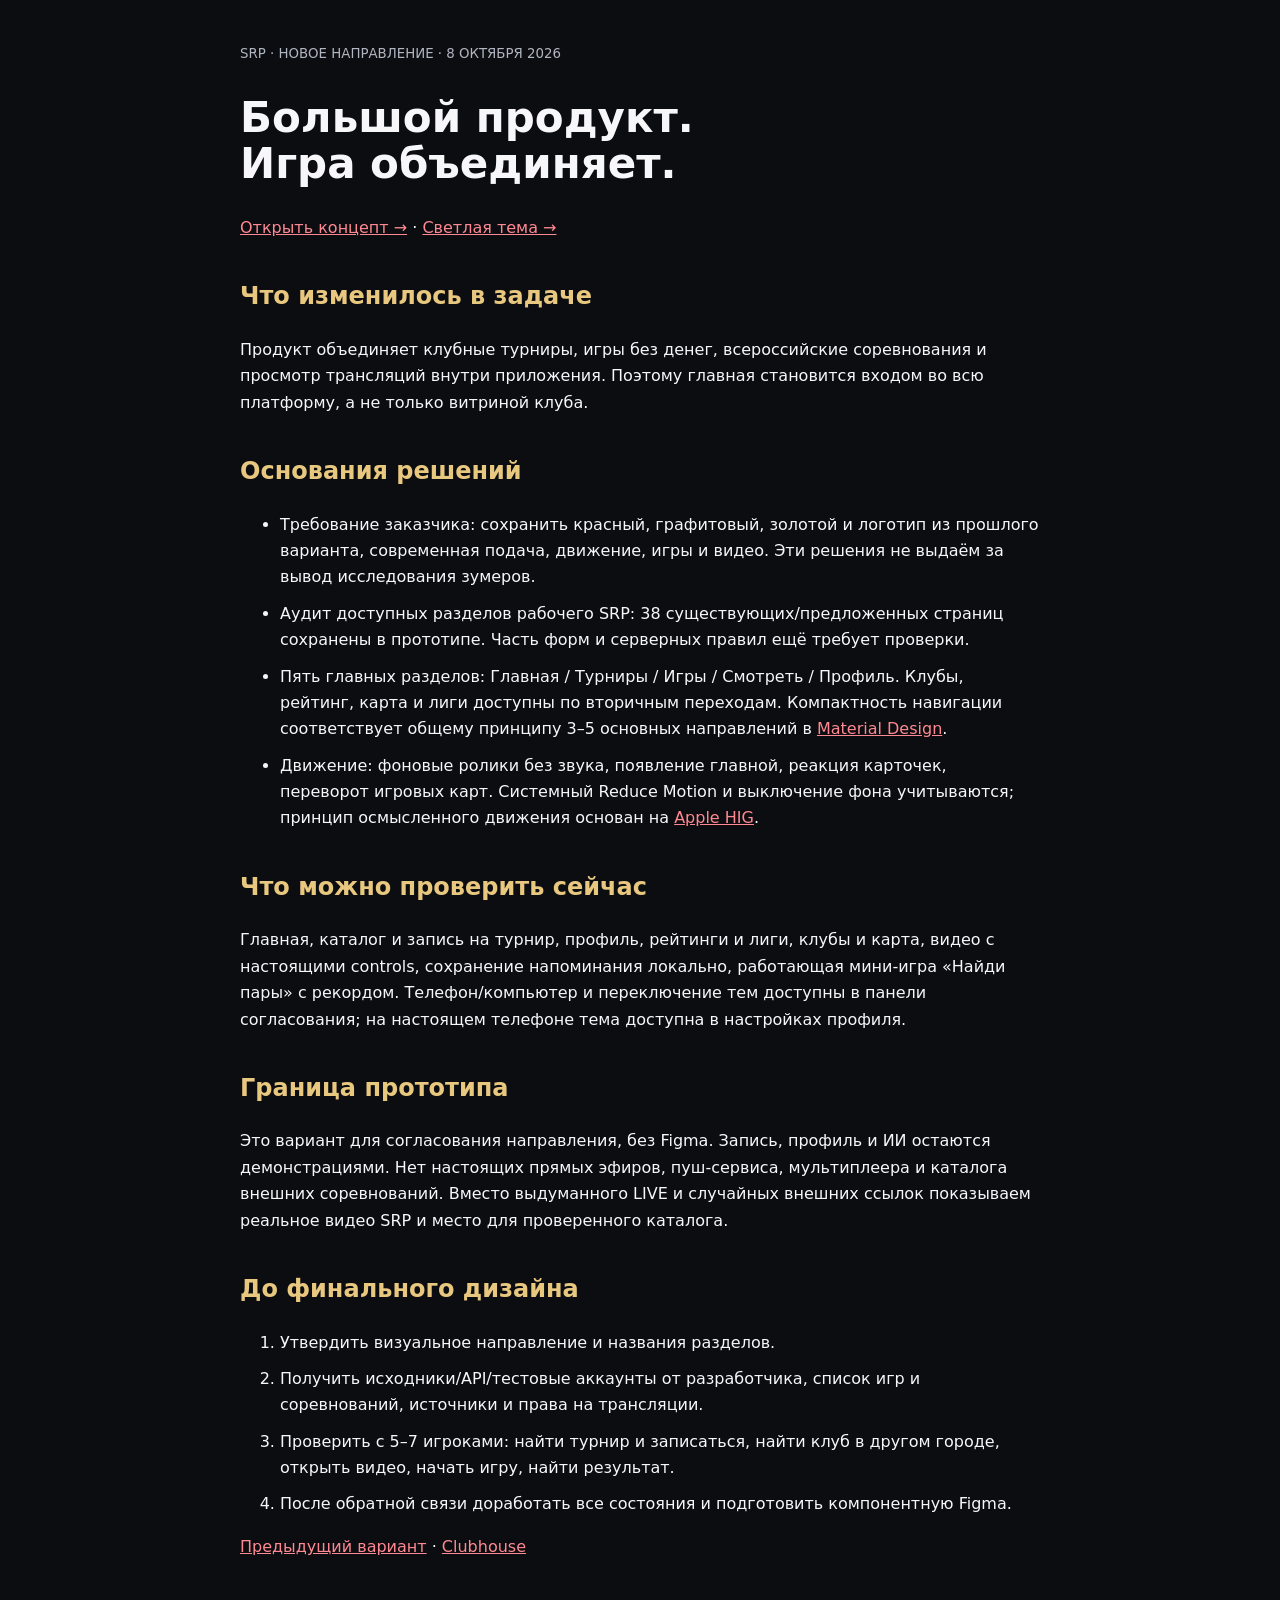
<file: design-v3/concept-notes.html>
<!doctype html><html lang="ru"><meta charset="utf-8"><meta name="viewport" content="width=device-width,initial-scale=1"><title>SRP — основание новой концепции</title><style>body{background:#0c0d10;color:#f7f7f9;font:16px/1.65 system-ui;margin:0}main{max-width:800px;margin:auto;padding:40px 24px}h1{font-size:42px;line-height:1.1}h2{margin-top:36px;color:#e8c77f}a{color:#ff8993}small{color:#b0b6c1}li{margin:10px 0}</style><main><small>SRP · НОВОЕ НАПРАВЛЕНИЕ · 8 ОКТЯБРЯ 2026</small><h1>Большой продукт.<br>Игра объединяет.</h1><p><a href="prototype/index.html?theme=dark#home">Открыть концепт →</a> · <a href="prototype/index.html?theme=light#home">Светлая тема →</a></p><h2>Что изменилось в задаче</h2><p>Продукт объединяет клубные турниры, игры без денег, всероссийские соревнования и просмотр трансляций внутри приложения. Поэтому главная становится входом во всю платформу, а не только витриной клуба.</p><h2>Основания решений</h2><ul><li>Требование заказчика: сохранить красный, графитовый, золотой и логотип из прошлого варианта, современная подача, движение, игры и видео. Эти решения не выдаём за вывод исследования зумеров.</li><li>Аудит доступных разделов рабочего SRP: 38 существующих/предложенных страниц сохранены в прототипе. Часть форм и серверных правил ещё требует проверки.</li><li>Пять главных разделов: Главная / Турниры / Игры / Смотреть / Профиль. Клубы, рейтинг, карта и лиги доступны по вторичным переходам. Компактность навигации соответствует общему принципу 3–5 основных направлений в <a href="https://m1.material.io/components/bottom-navigation.html">Material Design</a>.</li><li>Движение: фоновые ролики без звука, появление главной, реакция карточек, переворот игровых карт. Системный Reduce Motion и выключение фона учитываются; принцип осмысленного движения основан на <a href="https://developer.apple.com/design/human-interface-guidelines/motion">Apple HIG</a>.</li></ul><h2>Что можно проверить сейчас</h2><p>Главная, каталог и запись на турнир, профиль, рейтинги и лиги, клубы и карта, видео с настоящими controls, сохранение напоминания локально, работающая мини-игра «Найди пары» с рекордом. Телефон/компьютер и переключение тем доступны в панели согласования; на настоящем телефоне тема доступна в настройках профиля.</p><h2>Граница прототипа</h2><p>Это вариант для согласования направления, без Figma. Запись, профиль и ИИ остаются демонстрациями. Нет настоящих прямых эфиров, пуш-сервиса, мультиплеера и каталога внешних соревнований. Вместо выдуманного LIVE и случайных внешних ссылок показываем реальное видео SRP и место для проверенного каталога.</p><h2>До финального дизайна</h2><ol><li>Утвердить визуальное направление и названия разделов.</li><li>Получить исходники/API/тестовые аккаунты от разработчика, список игр и соревнований, источники и права на трансляции.</li><li>Проверить с 5–7 игроками: найти турнир и записаться, найти клуб в другом городе, открыть видео, начать игру, найти результат.</li><li>После обратной связи доработать все состояния и подготовить компонентную Figma.</li></ol><p><a href="https://vagram68.github.io/srp-design-prototype/">Предыдущий вариант</a> · <a href="https://vagram68.github.io/srp-design-prototype/design-v2/">Clubhouse</a></p></main></html>
</file>
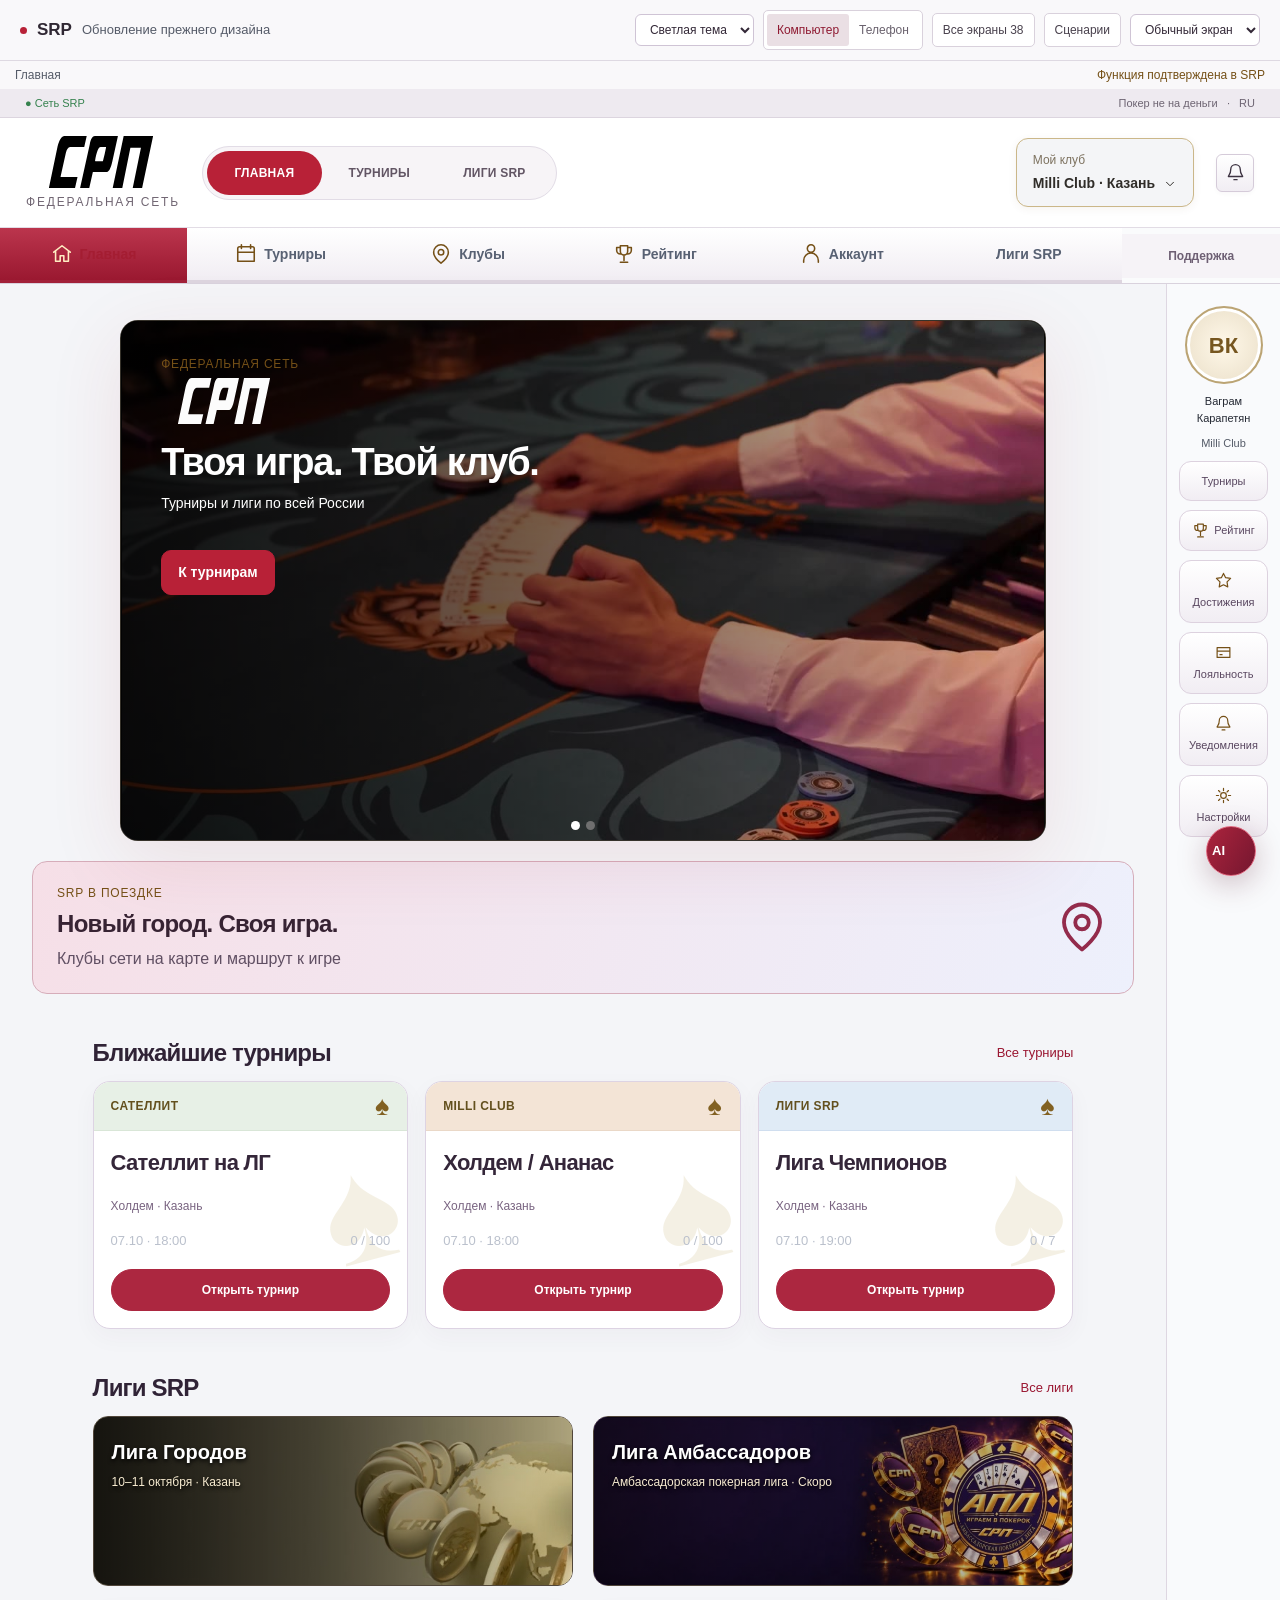
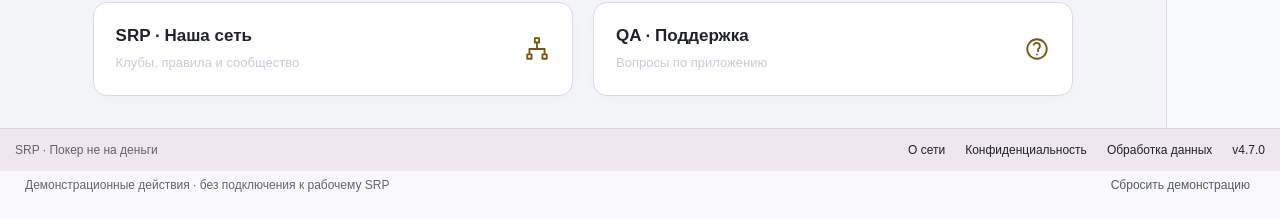
<file: modern/light.html>
<!doctype html>
<html lang="ru">
<head>
<meta charset="utf-8"><meta name="viewport" content="width=device-width,initial-scale=1">
<meta name="description" content="Интерактивный прототип SRP: мобильная и десктопная версии, экраны и сценарии для согласования.">
<title>SRP — интерактивный прототип</title>
<link rel="icon" href="data:image/svg+xml,%3Csvg xmlns='http://www.w3.org/2000/svg' viewBox='0 0 40 40'%3E%3Crect width='40' height='40' rx='8' fill='%23ed343e'/%3E%3Ctext x='20' y='29' text-anchor='middle' font-size='30' fill='white'%3E♠%3C/text%3E%3C/svg%3E">
<link rel="stylesheet" href="styles.css?v=modern-classic-2">
<link rel="stylesheet" href="modern.css?v=modern-classic-2">
</head>
<body>
<div id="prototype" data-theme="light">
<header class="review-bar">
  <div class="review-brand"><span class="review-dot"></span><b>SRP</b><span>Обновление прежнего дизайна</span></div>
  <div class="review-actions">
    <select id="theme-picker" aria-label="Тема оформления"><option value="dark">Тёмная тема</option><option value="light">Светлая тема</option></select>
    <div class="device-picker" aria-label="Формат экрана"><button data-device="desktop" aria-pressed="true">Компьютер</button><button data-device="mobile" aria-pressed="false">Телефон</button></div>
    <button class="review-button" data-action="catalog">Все экраны <span id="screen-count"></span></button>
    <button class="review-button" data-action="journeys">Сценарии</button>
    <select id="state-picker" aria-label="Состояние экрана"><option value="normal">Обычный экран</option><option value="loading">Загрузка</option><option value="empty">Нет данных</option><option value="error">Ошибка</option></select>
  </div>
</header>
<div class="review-caption"><span id="screen-caption"></span><span id="coverage-caption"></span></div>
<div id="frame" class="frame" data-device="desktop"><div id="app" class="app"></div></div>
<div class="review-bottom"><span>Демонстрационные действия · без подключения к рабочему SRP</span><button data-action="reset-demo">Сбросить демонстрацию</button></div>
<div id="review-drawer" hidden></div>
<div id="modal-root"></div>
<div id="assistant-root"></div>
<div id="toast" role="status" aria-live="polite"></div>
</div>
<script src="app.js?v=modern-classic-2"></script>
</body>
</html>
</file>
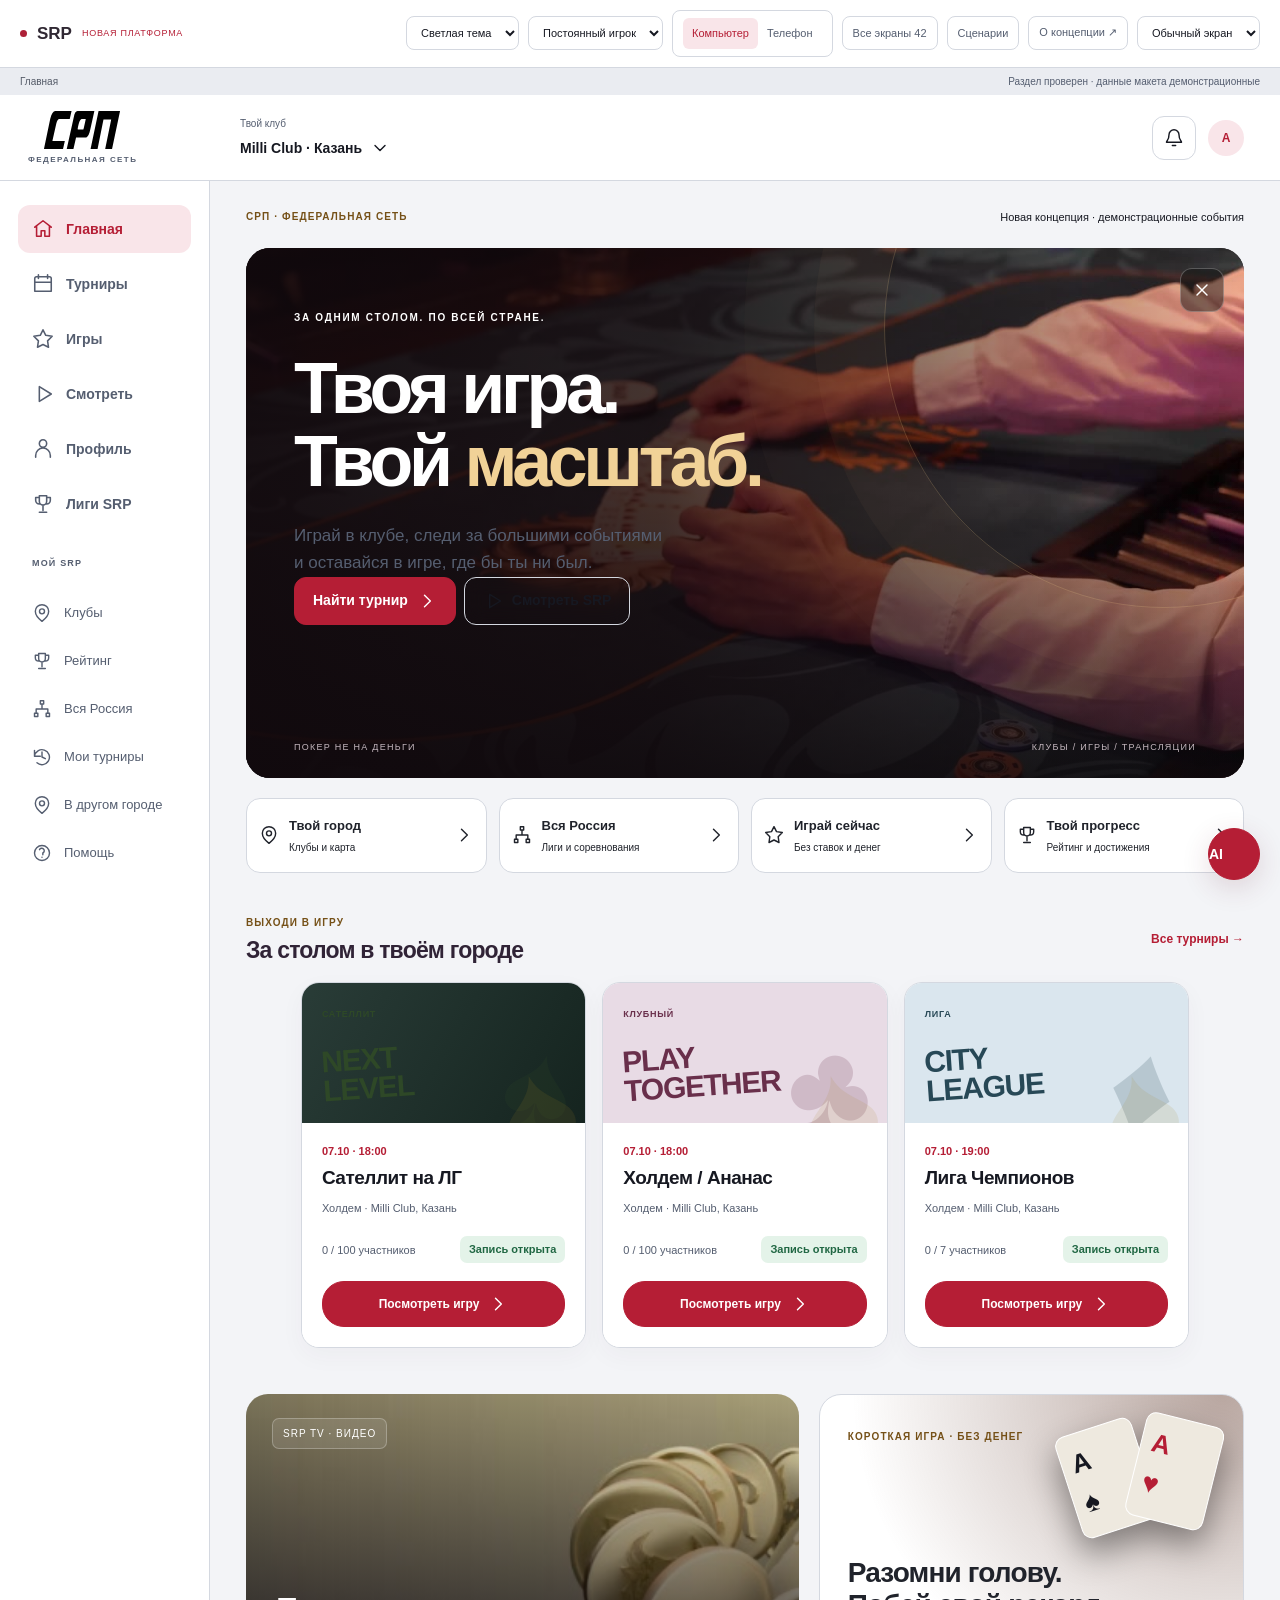
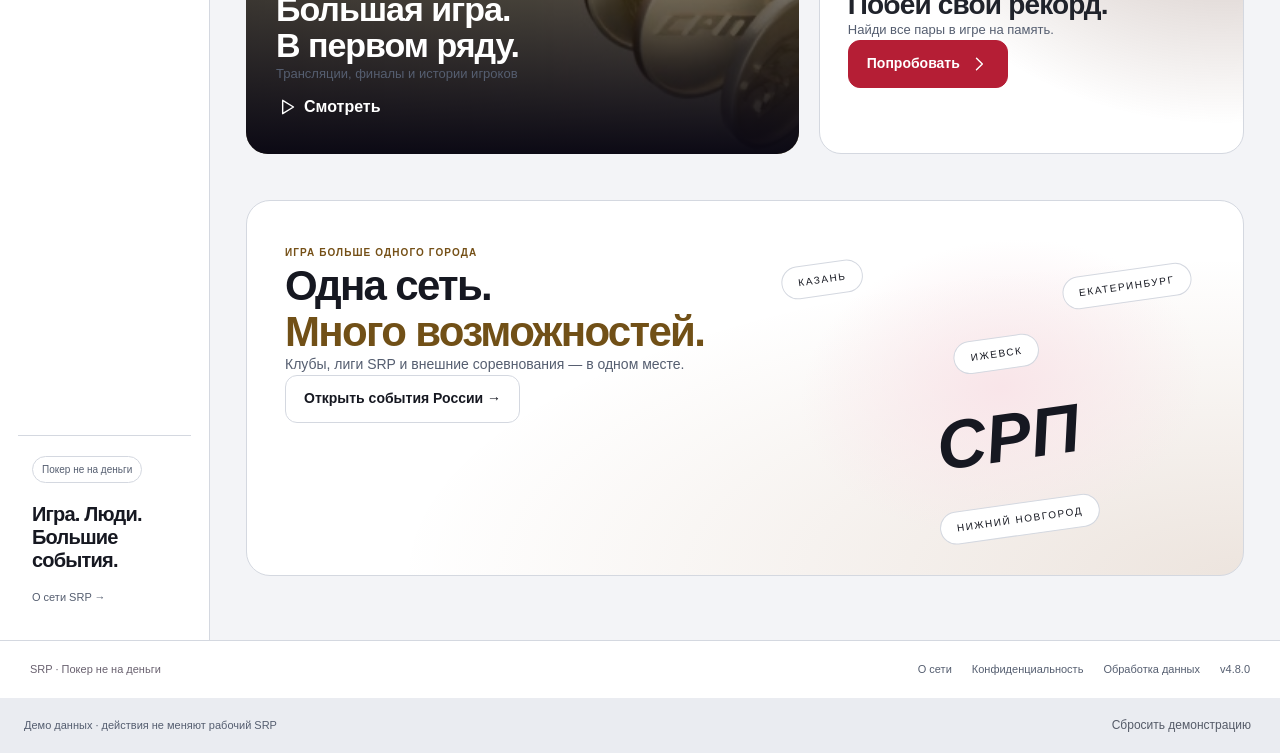
<file: design-v3/prototype/light.html>
<!doctype html>
<html lang="ru">
<head>
<meta charset="utf-8"><meta name="viewport" content="width=device-width,initial-scale=1">
<meta name="description" content="Интерактивный прототип SRP: мобильная и десктопная версии, экраны и сценарии для согласования.">
<title>SRP — интерактивный прототип</title>
<link rel="icon" href="data:image/svg+xml,%3Csvg xmlns='http://www.w3.org/2000/svg' viewBox='0 0 40 40'%3E%3Crect width='40' height='40' rx='8' fill='%23ed343e'/%3E%3Ctext x='20' y='29' text-anchor='middle' font-size='30' fill='white'%3E♠%3C/text%3E%3C/svg%3E">
<link rel="stylesheet" href="styles.css?v=platform-1">
<link rel="stylesheet" href="platform.css?v=platform-1">
</head>
<body>
<div id="prototype" data-theme="light">
<header class="review-bar">
  <div class="review-brand"><span class="review-dot"></span><b>SRP</b><span>Редизайн · рабочий прототип</span></div>
  <div class="review-actions">
    <select id="theme-picker" aria-label="Тема оформления"><option value="dark">Тёмная тема</option><option value="light">Светлая тема</option></select>
    <select id="audience-picker" aria-label="Тип игрока в демонстрации"><option value="regular">Постоянный игрок</option><option value="new">Новый игрок</option></select><div class="device-picker" aria-label="Формат экрана"><button data-device="desktop" aria-pressed="true">Компьютер</button><button data-device="mobile" aria-pressed="false">Телефон</button></div>
    <button class="review-button" data-action="catalog">Все экраны <span id="screen-count"></span></button>
    <button class="review-button" data-action="journeys">Сценарии</button><a class="review-button" href="../concept-notes.html">О концепции ↗</a>
    <select id="state-picker" aria-label="Состояние экрана"><option value="normal">Обычный экран</option><option value="loading">Загрузка</option><option value="empty">Нет данных</option><option value="error">Ошибка</option></select>
  </div>
</header>
<div class="review-caption"><span id="screen-caption"></span><span id="coverage-caption"></span></div>
<div id="frame" class="frame" data-device="desktop"><div id="app" class="app"></div></div>
<div class="review-bottom"><span>Демо данных · действия не меняют рабочий SRP</span><button data-action="reset-demo">Сбросить демонстрацию</button></div>
<div id="review-drawer" hidden></div>
<div id="modal-root"></div>
<div id="assistant-root"></div>
<div id="toast" role="status" aria-live="polite"></div>
</div>
<script src="app.js?v=platform-1"></script>
</body>
</html>
</file>
<file: styles.css>
:root{color-scheme:dark;--bg:#101114;--panel:#191b20;--raised:#23262d;--line:#30333c;--text:#f5f5f7;--muted:#a0a5b2;--red:#ed343e;--gold:#d7b974;--green:#75d5a8;--font:Arial,Helvetica,sans-serif}*{box-sizing:border-box}body{margin:0;background:#090a0d;color:var(--text);font:16px/1.5 var(--font)}button,input,select,textarea{font:inherit}button,a,select,input[type=checkbox]{cursor:pointer}button{color:inherit}a{color:inherit;text-decoration:none}button:focus-visible,a:focus-visible,input:focus-visible,textarea:focus-visible,select:focus-visible{outline:2px solid var(--gold);outline-offset:3px}button{border:0}button:disabled{opacity:.45;cursor:not-allowed}input,select,textarea{color:var(--text);background:#111318;border:1px solid var(--line);border-radius:6px;padding:11px 13px;min-width:0;max-width:100%}input::placeholder,textarea::placeholder{color:#808695}textarea{resize:vertical;min-height:94px}h1,h2,h3,p{margin:0}h1{font-size:30px;line-height:1.2;font-weight:700;letter-spacing:-.7px}h2{font-size:22px;line-height:1.3;letter-spacing:-.4px}h3{font-size:17px;line-height:1.35}p+p{margin-top:14px}[hidden]{display:none!important}.icon{width:19px;height:19px;fill:none;stroke:currentColor;stroke-width:1.7;stroke-linecap:round;stroke-linejoin:round;flex-shrink:0}.review-bar{background:#11131a;display:flex;justify-content:space-between;gap:20px;padding:13px 22px;border-bottom:1px solid #282c39;align-items:center;flex-wrap:wrap}.review-brand{display:flex;gap:10px;align-items:center;font-size:13px;color:#afb5c3}.review-brand b{color:#fff;font-size:17px}.review-dot{width:7px;height:7px;background:var(--red);border-radius:50%}.review-actions{display:flex;align-items:center;gap:9px;flex-wrap:wrap}.review-actions button,.review-actions select{font-size:12px;padding:7px 10px}.review-button,.device-picker{background:#1e222d;border:1px solid #333847;border-radius:5px}.review-button{color:#dce0e8}.device-picker{display:flex;padding:3px}.device-picker button{border-radius:3px;background:none;color:#a8afbe}.device-picker button[aria-pressed=true]{background:#414759;color:#fff}.review-caption{max-width:1480px;display:flex;justify-content:space-between;gap:15px;margin:0 auto;padding:12px 26px;font-size:12px;color:#949ba9}.review-caption span:last-child{color:#c3aa70}.frame{container-type:inline-size;max-width:1480px;margin:0 auto 18px;background:var(--bg);border:1px solid #282b34;border-radius:10px;overflow:clip;transition:max-width .15s}.frame[data-device=mobile]{max-width:414px;border-radius:28px;border:6px solid #292d37;box-shadow:0 20px 60px #0006}.app{min-height:850px;background:var(--bg)}.topbar{height:83px;display:flex;align-items:center;padding:0 30px;gap:28px;border-bottom:1px solid var(--line)}.logo{font-size:37px;letter-spacing:-2px;font-weight:900;font-style:italic;line-height:1;color:#fff}.logo small{display:block;font:9px var(--font);letter-spacing:4px;margin:6px 0 0 2px;color:#9399a6}.club-picker{border-left:1px solid var(--line);padding-left:26px;background:none;text-align:left;font-size:12px;color:var(--muted)}.club-picker strong{color:var(--text);display:flex;gap:8px;align-items:center;font-size:14px;margin-top:4px}.club-picker .icon{width:14px;height:14px}.top-actions{margin-left:auto;display:flex;gap:16px;align-items:center}.icon-button{background:var(--raised);width:38px;height:38px;border:1px solid var(--line);border-radius:6px;display:grid;place-items:center}.user-button{display:flex;align-items:center;gap:11px;background:none;padding:0;font-size:13px}.avatar{display:grid;place-items:center;flex-shrink:0;width:38px;height:38px;background:#36302a;color:var(--gold);border:1px solid #625236;border-radius:50%;font-size:13px;font-weight:700}.avatar.large{width:72px;height:72px;font-size:24px}.avatar img{width:100%;height:100%;object-fit:cover;border-radius:50%}.appnav{display:flex;align-items:center;background:#17191d;padding:0 28px;border-bottom:1px solid var(--line);gap:5px}.appnav a{padding:16px 20px;display:flex;align-items:center;gap:9px;font-size:14px;font-weight:600;color:var(--muted);border-bottom:3px solid transparent}.appnav a.active{color:var(--text);border-color:var(--red);background:linear-gradient(0deg,#ed343e0b,transparent)}.appnav .nav-right{margin-left:auto;font-size:12px;font-weight:400}.bottomnav{display:none}.main{padding:30px;min-height:685px}.page-head{display:flex;justify-content:space-between;align-items:center;gap:18px;margin-bottom:24px}.eyebrow{font-size:11px;letter-spacing:2px;text-transform:uppercase;color:var(--gold);margin-bottom:8px}.subheading{font-size:14px;color:var(--muted);margin-top:8px}.head-actions{display:flex;gap:10px;align-items:center}.pill{display:inline-flex;gap:6px;align-items:center;padding:5px 9px;background:#252931;color:#bfc5d1;border-radius:4px;font-size:12px;font-weight:500;white-space:nowrap}.pill.green{background:#1c352a;color:#8de1b7}.pill.gold{background:#3c3220;color:var(--gold)}.pill.red{background:#3e2226;color:#ff9a9f}.primary,.secondary,.ghost,.danger{padding:11px 16px;min-height:44px;border-radius:5px;font-size:14px;font-weight:600;display:inline-flex;align-items:center;justify-content:center;gap:8px}.primary{background:var(--red);color:#fff}.primary:hover{background:#ff454e}.secondary{background:var(--raised);border:1px solid #3b404b;color:var(--text)}.ghost{background:none;color:var(--muted)}.danger{background:#3c2026;color:#ff9ca1;border:1px solid #69404a}.block{width:100%}.small{font-size:12px;min-height:36px;padding:7px 12px}.muted{color:var(--muted)}.gold{color:var(--gold)}.tabs{display:flex;align-items:center;gap:5px;padding:5px;background:#17191e;border:1px solid var(--line);border-radius:6px;width:fit-content;max-width:100%;margin-bottom:22px;flex-wrap:wrap}.tabs button{padding:9px 15px;background:none;color:var(--muted);font-size:14px;border-radius:4px;min-height:40px}.tabs button.active{background:#313640;color:#fff}.toolbar{display:flex;gap:12px;align-items:center;flex-wrap:wrap;margin-bottom:18px}.search{position:relative;flex:1;min-width:180px;max-width:350px}.search .icon{position:absolute;left:13px;top:12px;color:var(--muted);width:17px;height:17px}.search input{width:100%;padding-left:40px;font-size:14px;height:42px}.toolbar select{font-size:14px;padding:9px 12px}.toolbar .count{margin-left:auto;color:var(--muted);font-size:12px}.filter-chips{display:flex;gap:7px;flex-wrap:wrap}.filter-chips button{background:none;color:var(--muted);border:1px solid var(--line);padding:7px 12px;border-radius:4px;font-size:13px;min-height:36px}.filter-chips button.active{color:#fff;border-color:#aa4148;background:#44272c}.panel{background:var(--panel);border:1px solid var(--line);border-radius:8px}.panel-pad{padding:23px}.panel-title{display:flex;align-items:center;justify-content:space-between;margin-bottom:18px;gap:12px}.panel-title h2{font-size:18px}.split{display:grid;grid-template-columns:minmax(0,1fr) 325px;gap:20px}.lobby-list{align-self:start;overflow:hidden}.list-labels,.event-row{display:grid;grid-template-columns:92px minmax(0,1fr) 90px 102px;align-items:center;gap:10px}.list-labels{padding:12px 17px;color:#89909e;background:#14161b;font-size:11px;text-transform:uppercase;letter-spacing:.6px}.event-row{padding:17px;background:none;text-align:left;width:100%;border-top:1px solid var(--line);font-size:14px;min-height:77px}.event-row:hover{background:#252932}.event-row.selected{background:#382126;box-shadow:inset 3px 0 var(--red)}.event-row .time{font-variant-numeric:tabular-nums;font-size:15px;font-weight:600}.event-row .date{font-size:12px;color:var(--muted);display:block;font-weight:400}.event-name{font-weight:600;display:block}.event-meta{display:block;color:var(--muted);font-size:12px;margin-top:5px}.event-count{text-align:center;font-variant-numeric:tabular-nums;color:#c0c5d0;font-size:13px}.event-status{text-align:right}.event-row .pill{font-size:11px}.event-detail{overflow:hidden;align-self:start}.detail-art,.event-art{padding:24px;position:relative;background:radial-gradient(ellipse at top right,#7d343c,transparent 70%),linear-gradient(135deg,#212027,#301b22);border-bottom:1px solid #58313a;min-height:170px;overflow:hidden}.art-symbol{position:absolute;right:16px;bottom:-17px;font-size:180px;line-height:1;color:#ffffff08;pointer-events:none}.detail-art h2{font-size:27px;line-height:1.13;max-width:230px;margin-top:12px;position:relative}.detail-art p{font-size:12px;color:#c9aeb5;margin-top:9px}.detail-body{padding:20px}.facts{display:grid;grid-template-columns:1fr 1fr;gap:17px;margin:20px 0}.facts dt{font-size:12px;color:var(--muted);margin-bottom:4px}.facts dd{font-size:14px;margin:0;font-weight:600}.detail-tabs{display:flex;gap:13px;border-bottom:1px solid var(--line);margin-bottom:14px;flex-wrap:wrap}.detail-tabs button{padding:10px 0;font-size:12px;color:var(--muted);background:none;border-bottom:2px solid transparent}.detail-tabs button.active{color:#fff;border-color:var(--red)}.detail-copy{font-size:13px;min-height:80px;margin-bottom:18px}.detail-copy p{color:var(--muted);margin-top:6px}.empty{display:grid;justify-items:center;align-content:center;gap:12px;text-align:center;padding:55px 22px;min-height:225px;color:var(--muted)}.empty .empty-icon{width:54px;height:54px;display:grid;place-items:center;border-radius:50%;background:var(--raised);color:var(--gold)}.empty h3{color:var(--text)}.empty p{max-width:380px;font-size:14px}.empty.compact{padding:26px 12px;min-height:130px}.empty.compact .empty-icon{display:none}.cards{display:grid;grid-template-columns:repeat(3,minmax(0,1fr));gap:16px}.event-card{overflow:hidden}.event-card-top{padding:15px 18px;background:linear-gradient(110deg,#2b242b,#3a252c);display:flex;align-items:center;justify-content:space-between;height:73px;border-bottom:1px solid #4e333a}.event-card-top .suit{font-size:40px;color:#93616c}.event-card-top span:first-child{font-size:11px;letter-spacing:1.6px;color:#e8c4c9}.event-card-body{padding:18px}.event-card-body h3{min-height:23px}.event-card-body .event-meta{margin-top:6px}.card-facts{display:flex;justify-content:space-between;gap:8px;font-size:13px;color:#bac0cc;margin:18px 0}.hero{display:grid;grid-template-columns:minmax(0,1.4fr) minmax(0,1fr);border:1px solid #5a333d;border-radius:8px;overflow:hidden;background:radial-gradient(ellipse at 85% 0%,#702d3b,transparent 65%),linear-gradient(110deg,#252127,#1b161c);margin-bottom:26px}.hero-copy{padding:32px}.hero h2{font-size:39px;line-height:1.1;max-width:480px;margin:13px 0 14px;letter-spacing:-1px}.hero p{color:#c3aeb7;font-size:14px;margin-bottom:24px}.hero-schedule{padding:30px;background:#1112174d;border-left:1px solid #7546514d;display:grid;gap:13px;align-content:center}.hero-schedule a{display:flex;gap:16px;align-items:center;border-bottom:1px solid #75465170;padding-bottom:13px}.hero-schedule a:last-child{border-bottom:0;padding-bottom:0}.hero-date{font-size:34px;font-weight:700;line-height:1;color:#ecd1d7}.hero-date small{display:block;font-size:11px;font-weight:400;margin-top:6px}.hero-schedule strong{display:block;font-size:15px}.hero-schedule span{display:block;font-size:12px;color:#bfaab3;margin-top:4px}.section-head{display:flex;justify-content:space-between;align-items:center;margin:26px 0 17px;gap:12px}.section-head h2{font-size:20px}.section-head a{font-size:13px;color:#fa777e}.grid2{display:grid;grid-template-columns:1fr 1fr;gap:20px}.grid3{display:grid;grid-template-columns:repeat(3,minmax(0,1fr));gap:16px}.link-panel{padding:22px;display:flex;align-items:center;justify-content:space-between;gap:14px}.link-panel .icon{color:var(--gold);width:26px;height:26px}.link-panel p{font-size:13px;color:var(--muted);margin-top:5px}.back{display:inline-flex;align-items:center;gap:7px;color:var(--muted);font-size:13px;background:none;padding:0;margin-bottom:17px}.back .icon{width:16px;height:16px}.event-page-grid{display:grid;grid-template-columns:minmax(0,1fr) 320px;gap:22px}.event-art{min-height:210px;display:flex;flex-direction:column;justify-content:center;margin-bottom:20px}.event-art h1{font-size:35px;max-width:650px;position:relative}.event-art .eyebrow{position:relative}.event-page-body{padding:23px}.tabline{display:flex;gap:22px;border-bottom:1px solid var(--line);margin-bottom:23px;flex-wrap:wrap}.tabline button{background:none;color:var(--muted);padding:12px 0;border-bottom:2px solid transparent;font-size:14px}.tabline button.active{color:#fff;border-color:var(--red)}.table-wrap{overflow:auto}.data-table{width:100%;border-collapse:collapse;text-align:left;font-size:14px}.data-table th{font-size:12px;color:#9198a7;font-weight:400;padding:13px 16px;background:#15171c}.data-table td{padding:15px 16px;border-top:1px solid var(--line)}.data-table .num{text-align:right;font-variant-numeric:tabular-nums}.data-table .rank{color:var(--gold);width:65px}.data-table tbody tr:hover{background:#242830}.player-link{display:flex;align-items:center;gap:11px;font-weight:600}.player-link .avatar{width:31px;height:31px;font-size:10px}.note{font-size:12px;color:var(--muted);padding:12px 0}.info-line{display:flex;justify-content:space-between;gap:14px;padding:14px 0;border-bottom:1px solid var(--line);font-size:14px}.info-line:last-child{border-bottom:0}.info-line span:first-child{color:var(--muted)}.info-line strong{text-align:right;font-weight:500}.info-block{margin:0 0 25px}.info-block h3{margin-bottom:10px}.info-block p{font-size:14px;color:var(--muted);line-height:1.8}.disclosure{border-bottom:1px solid var(--line);padding:0 0 15px;margin-bottom:16px}.disclosure summary{font-size:16px;font-weight:600;cursor:pointer;list-style:none;display:flex;justify-content:space-between;align-items:center}.disclosure summary:after{content:'+';color:var(--muted)}.disclosure[open] summary:after{content:'−'}.disclosure p{color:var(--muted);font-size:14px;margin-top:12px}.profile-hero{display:flex;gap:22px;align-items:center;padding:27px;margin-bottom:22px;background:linear-gradient(100deg,#25232a,#191b20);border:1px solid var(--line);border-radius:8px}.profile-hero .head-actions{margin-left:auto}.profile-hero h2{font-size:25px;margin-bottom:5px}.stats-grid{display:grid;grid-template-columns:repeat(4,minmax(0,1fr));gap:14px;margin-bottom:22px}.stat{padding:22px;border:1px solid var(--line);background:var(--panel);border-radius:7px}.stat b{font-size:31px;line-height:1.2;display:block;margin-bottom:8px;font-variant-numeric:tabular-nums}.stat span{font-size:13px;color:var(--muted)}.profile-menu{display:grid;grid-template-columns:repeat(3,1fr);gap:15px}.profile-menu a{padding:23px}.profile-menu .icon{color:var(--gold);margin-bottom:16px;width:24px;height:24px}.profile-menu h3{font-size:17px}.profile-menu p{font-size:13px;color:var(--muted);margin-top:6px}.loyalty{display:flex;justify-content:space-between;align-items:center;gap:20px;background:linear-gradient(105deg,#352e22,#242324);padding:22px;border:1px solid #5e5137;border-radius:7px;margin-top:20px}.loyalty p{font-size:13px;color:#bcb1a1;margin-top:6px}.account-subnav{display:flex;gap:7px;flex-wrap:wrap;margin-bottom:22px}.account-subnav a{font-size:13px;color:var(--muted);padding:8px 12px;border:1px solid var(--line);border-radius:5px}.account-subnav a.active{background:#30353e;color:#fff}.achievements-grid{display:grid;grid-template-columns:repeat(3,minmax(0,1fr));gap:14px}.achievement-card{display:flex;flex-direction:column;align-items:flex-start;text-align:left;padding:20px;gap:10px;background:var(--panel);border:1px solid var(--line);border-radius:7px;min-height:187px}.achievement-card .medal{width:43px;height:43px;display:grid;place-items:center;border:1px solid #7d663b;border-radius:50%;color:var(--gold);background:#30291e}.achievement-card.locked .medal{color:#79808c;background:#22252b;border-color:#41454f}.achievement-card small{color:var(--muted);font-size:12px}.progress-track{width:100%;height:4px;background:#373a43;border-radius:3px;overflow:hidden;margin-top:auto}.progress-fill{height:100%;background:var(--gold)}.achievement-group-head{display:flex;justify-content:space-between;margin:24px 0 15px;font-size:16px}.achievement-group-head span{color:var(--muted);font-size:13px}.form-layout{display:grid;grid-template-columns:220px minmax(0,1fr);gap:23px;align-items:start}.form-sidebar{display:grid;gap:3px;padding:10px}.form-sidebar a{padding:12px;border-radius:5px;font-size:14px;color:var(--muted);display:flex;gap:10px;align-items:center}.form-sidebar a.active{background:var(--raised);color:#fff}.form-stack{display:grid;gap:20px;max-width:800px}.form-panel{padding:24px}.form-panel h2{font-size:18px;margin-bottom:20px}.form-grid{display:grid;grid-template-columns:1fr 1fr;gap:18px}.field{display:flex;flex-direction:column;gap:7px;font-size:14px}.field small{font-size:12px;color:var(--muted)}.field input,.field select,.field textarea{width:100%}.full{grid-column:1/-1}.field-action{display:flex;gap:8px}.field-action input{flex:1;min-width:0}.field-action button{flex-shrink:0}.avatar-upload{display:flex;gap:20px;align-items:center;margin-bottom:20px}.switch-row{display:flex;align-items:center;justify-content:space-between;gap:20px;padding:17px 0;border-bottom:1px solid var(--line)}.switch-row:last-child{border-bottom:0}.switch-row strong{font-size:14px;font-weight:600;display:block}.switch-row p{font-size:12px;color:var(--muted);margin-top:4px;max-width:460px}.switch{appearance:none;width:42px!important;height:24px;min-width:42px;border:0;background:#474d59;position:relative;border-radius:20px;padding:0;transition:background .15s}.switch:after{content:'';position:absolute;width:18px;height:18px;left:3px;top:3px;border-radius:50%;background:#dce0e8;transition:transform .15s}.switch:checked{background:var(--red)}.switch:checked:after{transform:translateX(18px)}.check-line{display:flex;gap:10px;align-items:flex-start;font-size:13px;color:var(--muted)}.check-line input{margin-top:4px;accent-color:var(--red)}.text-link{color:#ff7b83;background:none;font-size:13px;padding:0}.auth-layout{display:grid;grid-template-columns:1fr 1fr;min-height:680px}.auth-art{padding:55px;background:radial-gradient(ellipse at 0% 100%,#722536,transparent 65%),#19171d;display:flex;flex-direction:column;justify-content:space-between;gap:40px;border-right:1px solid #52313b}.auth-art h1{font-size:43px;line-height:1.1;max-width:420px;margin:24px 0}.auth-art p{color:#bdacb3;font-size:15px;max-width:370px}.auth-form{padding:40px;max-width:540px;width:100%;margin:auto}.auth-form h1{font-size:28px;margin-bottom:8px}.auth-form .field{margin-top:18px}.auth-form .tabs{margin:25px 0 12px;width:100%}.auth-form .tabs button{flex:1}.auth-form .primary{margin-top:22px}.auth-form .auth-links{display:flex;justify-content:space-between;gap:12px;align-items:center;margin-top:15px;font-size:12px}.auth-divider{display:flex;gap:15px;align-items:center;color:var(--muted);font-size:12px;margin:22px 0}.auth-divider:before,.auth-divider:after{content:'';height:1px;background:var(--line);flex:1}.auth-errors{color:#ff9ca2;font-size:13px;margin:14px 0}.auth-legal{font-size:11px;color:var(--muted);margin-top:24px;line-height:1.8}.club-grid{display:grid;grid-template-columns:repeat(3,1fr);gap:16px}.club-card{overflow:hidden}.club-card-banner{padding:24px;background:linear-gradient(120deg,#302930,#202229);height:97px;display:flex;align-items:center;justify-content:space-between;color:var(--gold)}.club-initials{font-size:24px;letter-spacing:2px;font-weight:700}.club-card-body{padding:20px}.club-card-body p{font-size:13px;color:var(--muted);margin:7px 0 17px}.map-layout{display:grid;grid-template-columns:1fr 300px;gap:20px}.map-surface{position:relative;min-height:415px;overflow:hidden;background:#20242b;border-radius:7px;border:1px solid var(--line)}.map-surface iframe{position:absolute;inset:0;width:100%;height:100%;border:0;filter:grayscale(.8) brightness(.75)}.map-fallback{position:absolute;inset:0;display:grid;place-content:center;text-align:center;padding:25px;background:repeating-linear-gradient(40deg,#242830,#242830 35px,#2a2f38 35px,#2a2f38 36px);gap:12px}.map-fallback h3{font-size:20px}.map-fallback p{font-size:13px;max-width:360px;color:var(--muted)}.map-list{display:grid;gap:10px;align-content:start}.map-item{padding:17px;text-align:left;background:var(--panel);border:1px solid var(--line);border-radius:6px}.map-item.active{border-color:var(--red)}.map-item small{display:block;font-size:12px;color:var(--muted);margin-top:5px}.bracket{display:grid;grid-template-columns:1fr 1fr 1fr;gap:28px;margin-top:15px}.bracket-col{display:grid;align-content:center;gap:12px}.bracket-col h3{font-size:13px;color:var(--muted);margin-bottom:7px}.bracket-item{padding:16px;border:1px solid var(--line);background:#22252c;border-radius:5px;position:relative;font-size:13px}.bracket-item small{display:block;color:var(--muted);font-size:12px;margin-top:5px}.bracket-item.winner{border-color:#6b5735;color:var(--gold)}.round-list{display:grid;gap:12px}.round-row{display:flex;justify-content:space-between;align-items:center;gap:18px;padding:20px;background:var(--panel);border:1px solid var(--line);border-radius:7px}.round-row .muted{font-size:13px}.chart-panel{padding:24px}.chart-panel h2{font-size:18px;margin-bottom:20px}.bar-chart{display:flex;align-items:flex-end;gap:9px;height:180px;border-bottom:1px solid var(--line);padding-top:10px}.bar-chart .bar-wrap{flex:1;display:flex;flex-direction:column;justify-content:flex-end;align-items:center;height:100%;gap:6px}.bar-chart .bar{width:70%;background:linear-gradient(0deg,#89343e,#ed5964);min-height:5px;border-radius:3px 3px 0 0}.bar-chart .bar-value{font-size:12px;color:#d9a6ad}.chart-labels{display:flex;justify-content:space-between;gap:10px;color:var(--muted);font-size:11px;padding-top:13px}.line-chart{width:100%;height:auto;display:block}.line-chart text{fill:var(--muted);font:11px var(--font)}.broadcast-card{background:#11151c;border:1px solid #454f62;border-radius:6px;display:flex;align-items:center;gap:14px;padding:16px;width:min(100%,400px);margin-bottom:20px;box-shadow:inset 4px 0 var(--red)}.broadcast-card strong{font-size:16px}.broadcast-card small{font-size:11px;display:block;color:var(--muted)}.broadcast-stack{margin-left:auto;color:var(--gold);font-weight:700}.legal-copy{font-size:14px;color:var(--muted);line-height:1.8}.legal-copy h2{font-size:18px;color:var(--text);margin:24px 0 12px}.legal-copy .important{color:#dbbf83;border-left:2px solid var(--gold);padding:12px 16px;background:#30291e;margin-bottom:22px}.app-footer{padding:20px 30px;border-top:1px solid var(--line);display:flex;justify-content:space-between;align-items:center;gap:15px;flex-wrap:wrap;color:#7f8797;font-size:11px}.footer-links{display:flex;gap:20px;flex-wrap:wrap}.review-bottom{display:flex;justify-content:space-between;align-items:center;gap:12px;font-size:12px;color:#8f98aa;padding:0 25px 20px;max-width:1480px;margin:auto}.review-bottom button{background:none;color:#a7b2c8;padding:5px;font-size:12px}.modal-overlay{position:fixed;inset:0;background:#000a;backdrop-filter:blur(6px);z-index:50;display:flex;align-items:center;justify-content:center;padding:20px}.modal{width:min(100%,500px);max-height:calc(100dvh - 40px);overflow:auto;background:#1b1e24;border:1px solid #434956;border-radius:12px;padding:26px;box-shadow:0 30px 80px #0008}.modal-head{display:flex;justify-content:space-between;align-items:center;gap:20px;margin-bottom:20px}.modal-head h2{font-size:22px}.modal p{font-size:14px;color:var(--muted);line-height:1.7}.modal-actions{display:flex;gap:10px;margin-top:24px;justify-content:flex-end}.modal .field{margin-top:16px}.modal-success{display:grid;place-items:center;width:64px;height:64px;background:#223e31;color:var(--green);border-radius:50%;margin:0 auto 20px}.modal-success .icon{width:30px;height:30px}.modal .achievement-card{margin-bottom:15px}.drawer-overlay{position:fixed;inset:0;background:#0009;z-index:45;display:flex;justify-content:flex-end}.review-drawer-panel{background:#151820;width:min(100%,730px);height:100dvh;overflow:auto;padding:27px;border-left:1px solid #3b4252}.review-drawer-head{display:flex;justify-content:space-between;align-items:center;margin-bottom:22px;gap:15px}.review-drawer-head h2{font-size:22px}.screen-catalog{display:grid;grid-template-columns:1fr 1fr;gap:9px}.catalog-item{display:flex;gap:12px;align-items:flex-start;text-align:left;padding:16px;border:1px solid #343b4b;background:#212631;border-radius:7px}.catalog-item:hover{border-color:#6f7a91}.catalog-number{font-size:11px;color:#818da5;min-width:22px;padding-top:2px}.catalog-item strong{font-size:14px;display:block}.catalog-item small{display:block;color:#99a4b8;font-size:11px;margin-top:5px}.catalog-group{grid-column:1/-1;margin:20px 0 2px;font-size:12px;letter-spacing:1.3px;color:#d4b875;text-transform:uppercase}.journey{padding:20px;border:1px solid #3a4151;background:#212631;border-radius:8px;margin-bottom:13px}.journey h3{font-size:16px;margin-bottom:8px}.journey p{font-size:13px;color:#a5b0c3;margin-bottom:17px}.skeleton-line{height:15px;border-radius:4px;background:linear-gradient(90deg,#272b35,#373d49,#272b35);background-size:200% 100%;animation:shimmer 1.8s infinite;width:100%;margin-bottom:18px}.skeleton-line.short{width:55%}.skeleton-box{height:100px;border:1px solid var(--line);padding:25px;background:var(--panel);border-radius:8px;margin:14px 0}@keyframes shimmer{to{background-position:-200% 0}}#toast{position:fixed;bottom:25px;left:50%;transform:translateX(-50%);max-width:calc(100vw - 35px);background:#353d4b;border:1px solid #626f83;border-radius:7px;padding:13px 19px;color:#fff;z-index:70;box-shadow:0 10px 40px #0008;opacity:0;pointer-events:none;font-size:14px;transition:opacity .15s}#toast.visible{opacity:1}
@container(max-width:900px){.split{grid-template-columns:minmax(0,1fr) 280px}.event-row,.list-labels{grid-template-columns:65px minmax(0,1fr) 55px}.event-status,.list-labels span:last-child{display:none}.main{padding:23px}.topbar{padding:0 23px}.appnav{padding:0 15px}.appnav a{padding:15px 13px}.appnav .nav-right{display:none}.cards,.club-grid{grid-template-columns:repeat(2,1fr)}.form-layout{grid-template-columns:170px 1fr}.hero h2{font-size:32px}.hero-copy,.hero-schedule{padding:25px}.profile-menu{grid-template-columns:repeat(2,1fr)}}
@container(max-width:720px){.app{min-height:800px;display:flex;flex-direction:column}.topbar{height:76px;padding:0 18px;gap:14px}.logo{font-size:30px}.logo small{font-size:8px;letter-spacing:3px}.club-picker{padding-left:13px;font-size:10px}.club-picker strong{font-size:12px}.top-actions{gap:8px}.user-button{display:none}.top-actions .icon-button{width:34px;height:34px}.appnav{display:none}.main{padding:22px 17px;min-height:650px;flex:1}.page-head{align-items:flex-start;margin-bottom:22px}.page-head h1{font-size:26px}.page-head .head-actions .pill{display:none}.eyebrow{font-size:10px;letter-spacing:1.5px}.subheading{font-size:13px}.split{display:block}.split .event-detail{display:none}.event-row,.list-labels{grid-template-columns:64px minmax(0,1fr) 52px;gap:8px}.event-row{padding:15px 12px;font-size:14px;min-height:84px}.event-row .time{font-size:14px}.event-row .date{font-size:11px}.event-name{font-size:14px}.event-meta{font-size:11px}.event-count{font-size:12px}.list-labels{padding:12px;font-size:10px}.cards,.club-grid{grid-template-columns:1fr}.toolbar{gap:10px}.toolbar .search{width:100%;max-width:none}.toolbar .count{font-size:11px}.toolbar select{font-size:13px}.filter-chips{gap:5px}.filter-chips button{padding:8px 10px;font-size:12px;min-height:38px}.hero{display:block}.hero-copy{padding:24px}.hero h2{font-size:31px;max-width:350px}.hero-schedule{border-left:0;border-top:1px solid #7546514d;padding:20px 24px;grid-template-columns:1fr 1fr;gap:17px}.hero-schedule a{padding:0;border:0;gap:12px}.hero-date{font-size:29px}.hero-schedule strong{font-size:13px}.hero-schedule span{font-size:11px}.section-head h2{font-size:18px}.section-head a{font-size:12px}.grid2,.grid3{grid-template-columns:1fr}.event-page-grid{display:flex;flex-direction:column}.event-page-body{padding:18px 14px}.event-art{min-height:175px;padding:23px}.event-art h1{font-size:29px}.event-page-grid>.panel{order:-1}.event-page-grid>.panel .facts{margin:15px 0}.event-page-grid>.panel .event-side-info{display:none}.tabs{width:100%;gap:2px}.tabs button{flex:1;padding:9px 10px;font-size:12px;min-height:43px}.tabline{gap:16px}.tabline button{font-size:12px;min-height:44px;padding:10px 0}.data-table{font-size:13px}.data-table th{font-size:11px;padding:12px 10px}.data-table td{padding:14px 10px}.data-table .optional{display:none}.data-table .rank{width:40px}.player-link{gap:8px}.player-link .avatar{width:28px;height:28px;font-size:10px}.profile-hero{padding:21px 17px;gap:15px;flex-wrap:wrap}.profile-hero h2{font-size:21px}.avatar.large{width:58px;height:58px;font-size:19px}.profile-hero .head-actions{margin-left:0;width:100%}.stats-grid{grid-template-columns:repeat(2,1fr);gap:10px}.stat{padding:18px}.stat b{font-size:29px}.profile-menu{grid-template-columns:1fr 1fr;gap:10px}.profile-menu a{padding:18px 14px}.profile-menu h3{font-size:15px}.profile-menu p{font-size:11px}.profile-menu .icon{margin-bottom:12px;width:23px;height:23px}.loyalty{padding:18px;gap:13px}.loyalty h3{font-size:15px}.loyalty p{font-size:11px}.account-subnav{gap:5px}.account-subnav a{font-size:12px;padding:7px 9px}.achievements-grid{grid-template-columns:1fr 1fr;gap:10px}.achievement-card{padding:17px 13px;min-height:185px}.achievement-card strong{font-size:13px}.achievement-card small{font-size:11px}.achievement-group-head{font-size:14px;gap:12px}.form-layout{display:block}.form-sidebar{display:flex;overflow:auto;margin-bottom:20px;gap:4px;padding:5px}.form-sidebar a{white-space:nowrap;padding:9px 10px;font-size:12px}.form-sidebar .icon{display:none}.form-grid{grid-template-columns:1fr}.form-panel{padding:20px 16px}.field{font-size:14px}.field input,.field select,.field textarea{font-size:16px}.field-action{flex-wrap:wrap}.field-action button{font-size:12px}.auth-layout{display:block;min-height:800px}.auth-art{padding:30px 23px;gap:20px;border-right:0;border-bottom:1px solid #52313b;min-height:190px}.auth-art h1{font-size:28px;margin:18px 0 10px;max-width:310px}.auth-art .auth-art-bottom{display:none}.auth-art p{font-size:13px}.auth-form{padding:27px 22px}.auth-form h1{font-size:24px}.auth-form .field{font-size:14px}.map-layout{grid-template-columns:1fr}.map-surface{min-height:330px}.map-list{grid-template-columns:1fr 1fr;gap:8px}.map-item{padding:12px;font-size:13px}.bracket{grid-template-columns:1fr;gap:23px}.bracket-col{gap:8px}.bracket-item{font-size:13px}.round-row{padding:16px;gap:12px}.round-row .primary{font-size:12px;padding:9px 12px}.round-row h3{font-size:15px}.chart-panel{padding:20px 15px}.chart-labels{font-size:10px}.panel-pad{padding:19px}.app-footer{padding:17px;font-size:10px}.app-footer .footer-links{gap:10px}.bottomnav{display:flex;position:sticky;bottom:0;background:#1a1d23f5;backdrop-filter:blur(16px);border-top:1px solid #3c424f;justify-content:space-around;padding:9px 4px 11px;z-index:10}.bottomnav a{display:flex;flex-direction:column;align-items:center;gap:5px;min-width:55px;color:#959eae;font-size:10px;padding:4px}.bottomnav .icon{width:21px;height:21px}.bottomnav a.active{color:#ff6972}.footer-mobile-hidden{display:none}.head-actions .secondary{font-size:12px;padding:9px 11px}}
@media(max-width:760px){.review-bar{padding:12px 15px;gap:12px}.review-brand span:last-child{font-size:11px}.review-actions{gap:6px}.review-caption{padding:10px 15px;flex-direction:column;gap:5px}.frame{border-radius:0;margin-bottom:12px}.frame[data-device=mobile]{max-width:414px;border-width:3px}.review-bottom{font-size:10px;padding:0 15px 17px}.screen-catalog{grid-template-columns:1fr}.review-drawer-panel{padding:20px}.modal{padding:22px 18px}.modal-actions{flex-wrap:wrap}.modal-actions button{flex:1}.review-actions select{max-width:170px}.review-brand{width:100%}}@media(prefers-reduced-motion:reduce){*{animation:none!important;transition:none!important}}

/* Explicit product foregrounds: host styles must never turn text black. */
#prototype{--text:#f7f8fa;--muted:#bac1cc;--red:#d92330;color:#f7f8fa;color-scheme:dark}
#prototype :is(h1,h2,h3,h4,h5,h6,p,span,strong,b,small,label,dt,dd,li,summary,td,th,legend){color:inherit}
#prototype :is(h1,h2,h3,h4,h5,h6,strong,b,legend){color:#f7f8fa}
#prototype :is(a,button){color:#f7f8fa}
#prototype :is(input,textarea,select){color:#f7f8fa;background-color:#15171c;-webkit-text-fill-color:#f7f8fa}
#prototype :is(input,textarea)::placeholder{color:#b0b8c5;-webkit-text-fill-color:#b0b8c5;opacity:1}
#prototype :is(.muted,.subheading,.event-meta,.event-count,.count,.note,.review-caption,.review-bottom,.review-brand,.list-labels,.auth-legal,.auth-divider,.app-footer,.check-line,.back,.club-picker,.bottomnav a,.appnav a,.tabs button,.tabline button,.detail-tabs button,.filter-chips button,.account-subnav a,.form-sidebar a,.ghost,.field small,.facts dt,.stat span,.achievement-card small,.info-block p,.disclosure p,.empty p,.data-table th){color:#bac1cc}
#prototype :is(.event-row .date,.hero p,.hero-schedule span,.detail-art p,.detail-copy p,.link-panel p,.profile-menu p,.loyalty p,.auth-art p,.club-card-body p,.switch-row p){color:#c7cdd7}
#prototype :is(.gold,.eyebrow,.data-table .rank,.avatar,.hero-date,.review-caption span:last-child){color:#e6ca8c}
#prototype :is(.primary,.appnav a.active,.tabs button.active,.tabline button.active,.detail-tabs button.active,.account-subnav a.active,.form-sidebar a.active,.filter-chips button.active){color:#fff}
#prototype :is(.text-link,.section-head a,.bottomnav a.active){color:#ff8c94}
#prototype .pill{color:#d4dae4}
#prototype .pill.gold{color:#e6ca8c}
#prototype .pill.green{color:#a0efc7}
#prototype .pill.red{color:#ffb1b7}
#prototype :is(.danger,.auth-errors){color:#ffb1b7}
#prototype .data-table{color:#f7f8fa}
#prototype .empty h3{color:#f7f8fa}

#prototype :is(.list-labels,.event-meta,.event-row .date,.event-count,.note,.review-caption,.review-bottom,.auth-legal,.app-footer,.eyebrow,.bottomnav a,.field small,.achievement-card small,.profile-menu p,.logo small){font-size:12px}
#prototype .event-name{font-size:15px}
#prototype .primary:hover{background:#bd1e2a}

/* PokerOK client reference: flat black chrome, compact rows, event strips. */
#prototype{--bg:#101010;--panel:#1b1b1b;--raised:#2d2d2d;--line:#383838;--gold:#e6c47c;--red:#a82a30;--muted:#c0c0c0;--font:Arial,Helvetica,sans-serif}
#prototype .frame{border-radius:2px;background:#101010;border-color:#363636}
#prototype .app{background:#101010;min-height:730px}
#prototype .topbar{height:65px;background:#151515;padding:0 16px;border-bottom:1px solid #363636;gap:22px}
#prototype .logo{font-size:31px;font-style:normal;letter-spacing:0}
#prototype .logo img{width:107px;height:30px;display:block;object-fit:contain}
#prototype .logo small{font-size:10px;letter-spacing:2.5px;margin:3px 0 0;color:#c0c0c0}
#prototype .club-picker{border-left:0;padding-left:0}
#prototype .appnav{padding:0 12px;background:linear-gradient(#2b2b2b,#151515);gap:1px}
#prototype .appnav a{border:1px solid #373737;border-bottom:2px solid transparent;padding:8px 18px;min-height:68px;flex-direction:column;gap:6px;font-size:13px;color:#e6e6e6;background:linear-gradient(#292929,#171717)}
#prototype .appnav a.active{border-bottom-color:#ce353b;background:linear-gradient(#65322b,#2b1d18);color:#ffda91}
#prototype .appnav a .icon{width:25px;height:25px;color:#e4c37e;filter:drop-shadow(0 2px 2px #000)}
#prototype .appnav .nav-right{border:0;background:none;min-height:44px;justify-content:center;font-size:12px}
#prototype .client-body{display:grid;grid-template-columns:minmax(0,1fr) 113px}
#prototype .main{padding:18px 14px;min-height:570px}
#prototype .account-rail{display:flex;flex-direction:column;align-items:center;text-align:center;padding:14px 7px;gap:8px;background:#151515;border-left:1px solid #343434}
#prototype .account-rail>strong{font-size:12px;overflow-wrap:anywhere}
#prototype .account-rail>small{font-size:11px;color:#c9c9c9}
#prototype .rail-avatar .avatar{width:62px;height:62px;border:3px solid #d4b273;background:radial-gradient(#514b3b,#202020);font-size:20px}
#prototype .rail-entry{width:100%;font-size:12px;min-height:43px;padding:8px 4px;background:linear-gradient(#282828,#171717);border:1px solid #3d3d3d;display:flex;justify-content:center;gap:5px;align-items:center;flex-wrap:wrap;border-radius:3px}
#prototype .rail-entry .icon{width:17px;height:17px;color:#e6c47c}
#prototype .rail-entry:first-of-type{margin-top:12px}
#prototype .page-head{margin-bottom:15px}
#prototype h1{font-size:25px;letter-spacing:0}
#prototype .eyebrow{letter-spacing:.8px;margin-bottom:5px}
#prototype :is(.panel,.profile-hero,.stat,.loyalty,.tabs,.achievement-card,.club-card,.form-sidebar){border-radius:3px;background-color:#1b1b1b}
#prototype :is(.primary,.secondary,.danger){border-radius:3px;min-height:40px}
#prototype .primary{background:linear-gradient(#b5363b,#92252a);border:1px solid #c05054;box-shadow:inset 0 1px #ffffff20;color:#fff}
#prototype .primary:hover{background:linear-gradient(#c23b41,#a82a30)}
#prototype .secondary{background:linear-gradient(#414141,#292929);border-color:#535353;color:#fff}
#prototype .split{grid-template-columns:minmax(0,1fr) 257px;gap:8px}
#prototype .toolbar{gap:8px;margin-bottom:8px}
#prototype .toolbar input,#prototype .toolbar select{min-height:36px;height:36px;padding-top:6px;padding-bottom:6px;font-size:13px;background:#252525;border-color:#454545}
#prototype .search .icon{top:10px}
#prototype .filter-chips{gap:5px}
#prototype .filter-chips button{border-radius:15px;padding:4px 12px;min-height:29px;background:#383838;color:#eee;border-color:#383838;font-size:12px}
#prototype .filter-chips button.active{background:#e4e4e4;color:#151515;border-color:#e4e4e4}
#prototype .lobby-list{background:#080808;border-radius:0}
#prototype .event-row,#prototype .list-labels{grid-template-columns:75px minmax(0,1fr) 60px 68px;gap:7px}
#prototype .list-labels{background:#242424;text-transform:none;letter-spacing:0;padding:7px 9px;color:#c0c0c0}
#prototype .event-row{min-height:54px;padding:6px 9px;background:#080808;border-top:1px solid #303030;font-size:13px}
#prototype .event-row:nth-child(odd){background:#121212}
#prototype .event-row:hover{background:#343434}
#prototype .event-row.selected{background:#462022;box-shadow:inset 3px 0 #dc5155}
#prototype .event-row>span:nth-child(2){padding:5px 9px;background:linear-gradient(90deg,#893536,#b24c45 80%,#543027);border:1px solid #bb6761;position:relative;overflow:hidden}
#prototype .event-row>span:nth-child(2):after{content:'♠';position:absolute;right:5px;top:0;color:#edd4a02b;font-size:35px;line-height:1}
#prototype .event-name{font-size:13px;line-height:1.25;position:relative;z-index:1;color:#fff}
#prototype .event-meta{font-size:11px;line-height:1.2;color:#ffe3d2;margin-top:3px}
#prototype .event-row .time{font-size:13px;font-weight:400}
#prototype .event-row .date{font-size:11px;color:#c4c4c4}
#prototype .event-count{font-size:12px;color:#e6c47c}
#prototype .event-status .pill{font-size:11px;padding:2px 3px;background:none;color:#b5e1a1}
#prototype .detail-art{min-height:108px;padding:15px;background:#080808;border-bottom:1px solid #363636}
#prototype .detail-art h2{font-size:19px;margin-top:8px;max-width:none}
#prototype .detail-art .art-symbol{display:none}
#prototype .detail-body{padding:13px;background:#121212}
#prototype .facts{gap:12px;margin:16px 0}
#prototype .facts dt{font-size:12px}
#prototype .facts dd{font-size:13px;color:#e6c47c}
#prototype .detail-copy{min-height:60px;font-size:13px}
#prototype .detail-tabs{gap:10px}
#prototype .detail-tabs button{font-size:12px}
#prototype .event-detail{border-radius:0}
#prototype .data-table th{background:#262626}
#prototype .data-table td{padding-top:11px;padding-bottom:11px}
#prototype .data-table tr:nth-child(even){background:#151515}
#prototype .video-banner{position:relative;height:245px;overflow:hidden;background:#1c1c1c;border:1px solid #5c4935}
#prototype .srp-video{position:absolute;inset:0;width:100%;height:100%;object-fit:cover}
#prototype .video-shade{position:absolute;inset:0;background:linear-gradient(90deg,#000c,#0008 48%,#0002)}
#prototype .video-banner-copy{position:relative;z-index:1;padding:26px 30px;max-width:530px}
#prototype .hero-wordmark{width:126px;height:46px;object-fit:contain;margin:0 0 10px}
#prototype .video-banner h2{font-size:29px;line-height:1.12;color:#fff;letter-spacing:-.5px}
#prototype .video-banner p{font-size:14px;color:#eee;margin:9px 0 16px}
#prototype .media-switch{position:absolute;bottom:13px;right:16px;display:flex;gap:6px;z-index:2}
#prototype .media-switch button{width:30px;height:30px;border-radius:50%;background:#151515;border:1px solid #ddd;color:#fff;font-size:12px}
#prototype .media-switch button[aria-pressed=true]{background:#eee;color:#151515}
#prototype .league-media{position:relative;display:block;height:125px;overflow:hidden;border:1px solid #51463a;border-radius:3px}
#prototype .league-media-copy{position:relative;padding:22px 18px;z-index:1;max-width:75%}
#prototype .league-media h3{font-size:20px;color:#fff;text-shadow:0 2px 4px #000}
#prototype .league-media p{font-size:12px;margin-top:7px;color:#f1e3bf;text-shadow:0 2px 4px #000}
#prototype .event-card-top{height:55px;background:linear-gradient(105deg,#7e3335,#221211);border-color:#944648}
#prototype .event-card-top span:first-child{color:#ffe0b3}
#prototype .event-card-body{padding:15px}
#prototype .event-card-body h3{font-size:16px}
#prototype .event-card{border-color:#49403b}
#prototype .section-head{margin:20px 0 12px}
#prototype .section-head h2{font-size:18px}
#prototype .app-footer{background:#1a1a1a;padding:12px 15px;border-color:#414141}
@container(max-width:1000px){#prototype .appnav a{padding:8px 13px}#prototype .split{grid-template-columns:minmax(0,1fr) 230px}#prototype .event-row,#prototype .list-labels{grid-template-columns:64px minmax(0,1fr) 50px}#prototype .event-status{display:none}#prototype .list-labels span:last-child{display:none}}
@container(max-width:720px){#prototype .client-body{display:block}#prototype .account-rail,#prototype .appnav{display:none}#prototype .topbar{height:67px;padding:0 14px;gap:14px}#prototype .logo img{width:84px;height:26px}#prototype .logo small{font-size:9px}#prototype .main{padding:16px 12px;min-height:600px}#prototype .video-banner{height:265px}#prototype .video-banner-copy{padding:27px 20px}#prototype .video-banner h2{font-size:28px;max-width:245px}#prototype .video-banner p{max-width:245px}#prototype .video-shade{background:linear-gradient(90deg,#000c,#0008)}#prototype .hero-wordmark{width:115px;height:43px}#prototype .split{display:block}#prototype .event-row{min-height:65px;padding:8px}#prototype .event-row>span:nth-child(2){padding:6px}#prototype .event-row,#prototype .list-labels{grid-template-columns:56px minmax(0,1fr) 47px;gap:6px}#prototype .event-name{font-size:13px}#prototype .event-meta{font-size:11px}#prototype .event-row .date{font-size:11px}#prototype .grid2{gap:11px}#prototype .league-media{height:130px}#prototype .bottomnav{background:#232323;backdrop-filter:none;border-color:#494949}#prototype .bottomnav a{color:#d0d0d0;font-size:11px}#prototype .bottomnav a.active{color:#efd091}#prototype .page-head h1{font-size:25px}#prototype .primary{min-height:44px}#prototype .frame[data-device=mobile]{border-radius:18px}}
@media(prefers-reduced-motion:reduce){#prototype .srp-video{display:none}}
#prototype .srp-video-poster{position:absolute;inset:0;width:100%;height:100%;object-fit:cover}
#prototype .event-row>span:nth-child(2){background:linear-gradient(90deg,#402325,#68312e);border-color:#714442}
#prototype .event-meta{color:#f5ded5}
@media(prefers-reduced-motion:reduce){#prototype .srp-video-poster{display:block}}

/* User-supplied PokerOK desktop references, 7 October 2026. */
#prototype{--bg:#000;--panel:#171717;--raised:#292929;--line:#333;--muted:#bcbcbc;--gold:#dfbc62;--red:#b4091b}
#prototype .review-bar{padding:7px 15px;background:#101010;gap:8px}
#prototype .review-caption{padding:5px 15px;font-size:11px}
#prototype .frame{max-width:1480px;border-radius:0;margin-bottom:0}
#prototype .app{background:#000}
#prototype .client-status{height:29px;background:#171717;border-bottom:1px solid #303030;display:flex;align-items:center;justify-content:space-between;padding:0 12px;font-size:12px}
#prototype .network-status{color:#73bb46}
#prototype .client-status-tools{color:#aaa}
#prototype .topbar{height:73px;padding:0 12px;gap:25px;background:#151515}
#prototype .logo img{width:156px;height:42px}
#prototype .logo small{font-size:9px;letter-spacing:4px}
#prototype .client-modes{display:flex;align-items:center;gap:0;border:1px solid #292929;border-radius:28px;overflow:hidden}
#prototype .client-modes a{min-width:115px;text-align:center;padding:14px 20px;font-size:13px;font-weight:700;color:#bdbdbd}
#prototype .client-modes a.active{background:linear-gradient(#ac0611,#d71220);border-radius:28px;color:#fff;box-shadow:inset 0 0 0 1px #dc1926}
#prototype .club-picker{margin-left:auto;padding:9px 15px;border:2px solid #a99560;box-shadow:0 0 5px #b39c57,inset 0 0 0 2px #151515;background:linear-gradient(120deg,#43402f,#151515);border-radius:6px;max-width:270px}
#prototype .top-actions .user-button{display:none}
#prototype .top-actions{margin-left:0;gap:0}
#prototype .icon-button{background:#282828;border-color:#444}
#prototype .appnav{padding:0;background:#191919;gap:0}
#prototype .appnav a{height:44px;min-height:44px;flex:1;padding:5px 12px;flex-direction:row;justify-content:center;gap:7px;font-size:16px;font-weight:800;border-radius:0;background:linear-gradient(#272727,#121212);border-color:#333;color:#e9d89f;text-shadow:0 2px 2px #000}
#prototype .appnav a.active{background:linear-gradient(#a22c33,#650c14);border-bottom-color:#e34e58;color:#ffe2ac}
#prototype .appnav a .icon{width:22px;height:22px}
#prototype .appnav .nav-right{flex:.8;font-size:12px;color:#bbb}
#prototype .client-body{grid-template-columns:minmax(0,1fr) 114px}
#prototype .account-rail{background:#161616;padding:11px 6px;gap:9px}
#prototype .rail-avatar .avatar{width:78px;height:78px;border:2px solid #bdbdbd;background:radial-gradient(#242424,#141414);color:#eee;font-size:22px;box-shadow:inset 0 0 0 3px #171717}
#prototype .account-rail>strong{font-size:11px;font-weight:400}
#prototype .rail-entry{min-height:38px;border-radius:20px;background:linear-gradient(#373737,#1b1b1b);font-size:11px}
#prototype .rail-entry:first-of-type{border-radius:6px;min-height:47px;border:2px solid #bca65e;color:#f9e5ae;font-size:15px;font-weight:700;box-shadow:0 0 4px #9e8a43,inset 0 0 0 2px #151515}
#prototype .main{padding:12px;background:#000}
#prototype .page-home{padding:0 0 28px;background:radial-gradient(ellipse at 10% 95%,#50277c 0,transparent 40%),radial-gradient(ellipse at 95% 95%,#91363f 0,transparent 42%),#000}
#prototype .video-banner{margin:52px auto 0;width:84%;height:275px;border:0;border-radius:10px;overflow:visible;isolation:isolate;box-shadow:0 20px 55px #000}
#prototype .video-banner:before,#prototype .video-banner:after{content:'';position:absolute;top:20px;bottom:15px;width:13%;z-index:-1;border-radius:9px;background:linear-gradient(130deg,#162339,#311524);opacity:.65}
#prototype .video-banner:before{left:-6%}#prototype .video-banner:after{right:-6%}
#prototype .video-banner .srp-video,#prototype .video-banner .srp-video-poster,#prototype .video-banner .video-shade{border-radius:10px}
#prototype .video-banner-copy{padding:30px 36px}
#prototype .video-banner h2{font-size:36px;font-weight:800;max-width:450px}
#prototype .video-banner p{color:#f4f4f4}
#prototype .media-switch{right:auto;left:50%;transform:translateX(-50%);bottom:10px}
#prototype .media-switch button{width:9px;height:9px;padding:0;border:0;background:#6f6f6f;font-size:0}
#prototype .media-switch button[aria-pressed=true]{background:#fff}
#prototype .page-home>.section-head{margin:43px 5.5% 13px}
#prototype .page-home>.section-head h2{font-size:24px;color:#fff}
#prototype .page-home>.cards,#prototype .page-home>.grid2{margin-left:5.5%;margin-right:5.5%}
#prototype .page-home>.cards{gap:17px}
#prototype .page-home .event-card{min-height:228px;position:relative;overflow:hidden;border:1px solid #3c3c3c;border-radius:17px;background:linear-gradient(145deg,#243d2b,#07190e);box-shadow:0 9px 15px #0005}
#prototype .page-home .event-card:nth-child(2){background:linear-gradient(145deg,#7d491b,#281509)}
#prototype .page-home .event-card:nth-child(3){background:linear-gradient(145deg,#185795,#0a163c)}
#prototype .page-home .event-card:after{content:'♠';position:absolute;right:8px;top:57px;font-size:145px;line-height:1;color:#e0cd7a22;pointer-events:none;transform:rotate(-15deg)}
#prototype .page-home .event-card-top{height:49px;background:#ffffff0c;border-color:#ffffff12;padding:12px 17px}
#prototype .page-home .event-card-top span:first-child{font-size:12px;font-weight:700;letter-spacing:.4px;color:#f9f0dc}
#prototype .page-home .event-card-top .suit{font-size:27px;color:#dfd3a1}
#prototype .page-home .event-card-body{position:relative;z-index:1;padding:17px}
#prototype .page-home .event-card-body h3{font-size:22px;color:#fff;min-height:48px}
#prototype .page-home .event-card-body .event-meta{color:#ddd}
#prototype .page-home .event-card-body .primary,#prototype .page-home .event-card-body .secondary{border-radius:22px;background:#0005;border:1px solid #ffffff65;font-size:12px;min-height:33px;box-shadow:none}
#prototype .page-home .league-media{height:170px;border-radius:15px}
#prototype .page-tournaments{padding:0 0 16px}
#prototype .page-tournaments>.page-head{padding:9px 12px;margin:0;background:#1b1b1b}
#prototype .page-tournaments h1{font-size:17px}
#prototype .page-tournaments .eyebrow{font-size:10px;margin:0;color:#aaa}
#prototype .page-tournaments>.toolbar{padding:5px 7px;margin:0;background:#202020;gap:6px}
#prototype .page-tournaments .filter-chips button{min-height:24px;padding:2px 15px;font-size:12px;background:#3d3d3d}
#prototype .page-tournaments .filter-chips button.active{background:#ddd;color:#111}
#prototype .page-tournaments .split{gap:0;grid-template-columns:minmax(0,1fr) 255px}
#prototype .list-labels,#prototype .event-row{grid-template-columns:92px minmax(0,1fr) 64px 72px;gap:5px}
#prototype .list-labels{padding:3px 8px;font-size:12px;background:#272727}
#prototype .event-row{min-height:35px;padding:3px 8px;border-top:1px solid #282828;background:#000}
#prototype .event-row:nth-child(odd){background:#070707}
#prototype .event-row>span:nth-child(2){padding:3px 8px;border:1px solid #8d7139;background:linear-gradient(90deg,#aa8945,#e7cc7e 48%,#997734);box-shadow:inset 0 1px #fff5}
#prototype .event-row:nth-child(3n)>span:nth-child(2){background:none;border-color:transparent;box-shadow:none}
#prototype .event-row .event-name{color:#231b0d;font-size:13px;font-weight:600;line-height:1.1;text-align:center}
#prototype .event-row:nth-child(3n) .event-name{color:#eb9a59;text-align:left}
#prototype .event-row .event-meta{display:none}
#prototype .event-row .time{font-size:12px;color:#8dc866}
#prototype .event-row .date{font-size:10px;color:#aaa}
#prototype .event-count{color:#7cc347;font-size:12px}
#prototype .event-row.selected{background:#321215;box-shadow:inset 3px 0 #c62135}
#prototype .event-detail{border:1px solid #494949;background:#080808}
#prototype .detail-art{padding:10px;min-height:76px}
#prototype .detail-art h2{font-size:16px;font-weight:500}
#prototype .detail-art p{margin-top:4px;color:#aaa}
#prototype .detail-body{padding:10px;background:#080808}
#prototype .event-detail .facts{display:block;margin:14px 0}
#prototype .event-detail .facts>div{display:flex;justify-content:space-between;gap:12px;padding:4px 0}
#prototype .event-detail .facts dt{color:#aaa;font-size:12px;margin:0}
#prototype .event-detail .facts dd{font-size:12px;color:#eee}
#prototype .detail-copy{font-size:12px}
#prototype .event-detail .primary{font-size:17px;border-radius:0;min-height:42px;background:linear-gradient(#bd3340,#930b18)}
@container(max-width:1000px){#prototype .client-modes a{min-width:88px;padding:13px 12px}#prototype .topbar{gap:12px}#prototype .logo img{width:120px}#prototype .club-picker{max-width:210px}#prototype .page-tournaments .split{grid-template-columns:minmax(0,1fr) 225px}#prototype .event-row,#prototype .list-labels{grid-template-columns:74px minmax(0,1fr) 55px}#prototype .appnav a{font-size:14px}}
@container(max-width:720px){#prototype .client-status{height:25px;font-size:10px}#prototype .topbar{height:62px;padding:0 11px}#prototype .logo img{width:83px;height:30px}#prototype .logo small{letter-spacing:2px}#prototype .client-modes{display:none}#prototype .club-picker{border:0;box-shadow:none;background:none;padding:0;max-width:195px}#prototype .club-picker strong{font-size:12px}#prototype .top-actions{margin-left:auto}#prototype .main{padding:15px 11px}#prototype .page-home{padding:0 0 25px}#prototype .video-banner{margin-top:22px;width:92%;height:255px}#prototype .video-banner-copy{padding:23px 19px}#prototype .video-banner h2{font-size:30px;max-width:260px}#prototype .page-home>.section-head{margin:25px 4% 12px}#prototype .page-home>.section-head h2{font-size:21px}#prototype .page-home>.cards,#prototype .page-home>.grid2{margin-left:4%;margin-right:4%}#prototype .page-home>.cards{display:flex;overflow-x:auto;scroll-snap-type:x mandatory;padding-bottom:9px;gap:12px}#prototype .page-home .event-card{flex:0 0 79%;scroll-snap-align:start;min-height:226px}#prototype .page-tournaments{padding:0 0 15px}#prototype .page-tournaments .split{display:block}#prototype .event-row{min-height:48px;padding:5px 6px}#prototype .event-row .event-name{font-size:12px;text-align:left}#prototype .event-row,#prototype .list-labels{grid-template-columns:62px minmax(0,1fr) 53px;gap:4px}#prototype .event-row>span:nth-child(2){padding:7px 6px}#prototype .event-detail{margin-top:12px}#prototype .page-home .league-media{height:155px}#prototype .bottomnav a.active{color:#ffcd76}#prototype .client-status-tools{font-size:9px}}

#prototype .frame[data-device=mobile]{max-width:414px;border-radius:18px}

/* Keep the original video frame visible at every viewport. */
#prototype .video-banner{height:auto;aspect-ratio:16/9;min-height:275px;overflow:hidden}
#prototype .video-banner .srp-video,#prototype .video-banner .srp-video-poster{object-fit:contain;background:#080808}
@container(max-width:720px){#prototype .video-banner{height:auto;aspect-ratio:4/3;min-height:285px}#prototype .video-banner h2{font-size:27px}}

/* Desktop client fills the available browser window. */
#prototype .frame[data-device=desktop]{max-width:none;width:100%;margin:0;border:0;border-radius:0}
#prototype .review-caption{max-width:none}
#prototype .frame[data-device=desktop] .app{min-height:calc(100dvh - 78px);display:flex;flex-direction:column}
#prototype .frame[data-device=desktop] .client-body{flex:1}

/* Cinematic SRP welcome, registration and sign-in. */
#prototype .auth-layout{display:grid;grid-template-columns:1.15fr 1fr;min-height:calc(100dvh - 78px);background:radial-gradient(ellipse at 100% 0,#4a1725aa,transparent 60%),radial-gradient(ellipse at 70% 100%,#3d294855,transparent 55%),#17171c}
#prototype .auth-art{position:relative;isolation:isolate;overflow:hidden;min-height:760px;padding:35px 44px;display:flex;flex-direction:column;justify-content:space-between;border:0;background:#15151c}
#prototype .auth-art .srp-video,#prototype .auth-art .srp-video-poster{z-index:-3;object-fit:cover}
#prototype .auth-film-shade{position:absolute;inset:0;z-index:-2;background:linear-gradient(90deg,#09080ed9,#0a091d44),linear-gradient(0deg,#121019ed,transparent 70%)}
#prototype .auth-film-top{display:flex;justify-content:space-between;align-items:center;gap:16px}
#prototype .auth-film-top .logo img{width:122px;height:43px;object-fit:contain;display:block}
#prototype .auth-film-top .logo small{font-size:9px;letter-spacing:4px;color:#ddd}
#prototype .auth-live{font-size:9px;letter-spacing:1.5px;color:#eee;display:flex;align-items:center;gap:7px}
#prototype .auth-live i{width:6px;height:6px;background:#d3ad68;border-radius:50%;box-shadow:0 0 12px #ffbf46;animation:livePulse 3s infinite}
#prototype .auth-film-copy{padding:64px 0 38px;animation:welcomeRise .65s ease-out}
#prototype .auth-art h1{font-size:clamp(40px,5.1cqw,82px);font-weight:800;letter-spacing:-2.6px;line-height:1.04;max-width:650px;margin:20px 0 25px;text-shadow:0 3px 30px #0007}
#prototype .auth-art h1 em{font-style:normal;color:#e6c781}
#prototype .auth-art p{font-size:17px;line-height:1.65;color:#e5e0e5;max-width:450px}
#prototype .auth-art .eyebrow{font-size:10px;letter-spacing:2.5px;color:#e7ca90}
#prototype .auth-benefits{display:flex;flex-wrap:wrap;gap:12px;margin-top:32px}
#prototype .auth-benefits>span{display:flex;align-items:center;gap:8px;border:1px solid #ffffff30;border-radius:25px;background:#17131f55;backdrop-filter:blur(8px);font-size:11px;color:#f4eeee;padding:9px 12px}
#prototype .auth-benefits .icon{width:15px;height:15px;color:#e6c781}
#prototype .auth-art-bottom{display:flex;justify-content:space-between;align-items:center;gap:12px;font-size:9px;letter-spacing:1.4px;color:#bbb}
#prototype .auth-art-bottom .pill{font-size:10px;letter-spacing:0;background:#201b14bb;color:#ecd6a3;border:1px solid #8d77544d}
#prototype .auth-form{max-width:none;margin:0;padding:40px 8%;display:flex;align-items:center;justify-content:center;position:relative;background:linear-gradient(135deg,#ffffff02,#ffffff00)}
#prototype .auth-form-card{width:100%;max-width:450px;padding:32px;border:1px solid #ffffff13;border-radius:18px;background:linear-gradient(140deg,#343039aa,#1f1d24b0);box-shadow:0 24px 70px #0003,inset 0 1px #ffffff0b;animation:welcomeRise .45s ease-out}
#prototype .auth-form h1{font-size:34px;line-height:1.12;letter-spacing:-1px;margin-bottom:15px}
#prototype .auth-form .eyebrow{font-size:9px;letter-spacing:1.7px;margin-bottom:15px;color:#e3c389}
#prototype .auth-form .subheading{font-size:14px;line-height:1.6;color:#d1c9d3}
#prototype .auth-form input,#prototype .auth-form select{background:#17151dbc;border-color:#5d5363;border-radius:8px;min-height:46px}
#prototype .auth-form .primary{min-height:48px;border-radius:8px;background:linear-gradient(110deg,#c72b3a,#950e22);border-color:#cf4e59;box-shadow:0 7px 25px #ae18262b}
#prototype .auth-form .secondary{min-height:44px;border-radius:8px;background:#ffffff05;border:1px solid #ffffff25;margin-top:10px;font-size:13px}
#prototype .auth-form .tabs{background:#1a171d70;border-color:#514650;margin-top:20px}
#prototype .auth-form .tabs .active{background:#51313d}
#prototype .auth-form .auth-legal{font-size:10px;color:#bfb3c5;line-height:1.6}
#prototype .welcome-steps{display:grid;gap:18px;margin:30px 0}
#prototype .welcome-steps>div{display:flex;gap:14px;align-items:center}
#prototype .welcome-steps>div>span{width:33px;height:33px;display:grid;place-items:center;border:1px solid #c8ac6840;border-radius:50%;color:#dec28a;font-size:11px;background:#b6954510}
#prototype .welcome-steps p{margin:0;display:grid;gap:3px}
#prototype .welcome-steps strong{font-size:13px;font-weight:600;color:#f6f0f4}
#prototype .welcome-steps small{font-size:11px;color:#b8acbc}
#prototype .page-home{background:radial-gradient(ellipse at 0% 100%,#40205066,transparent 48%),radial-gradient(ellipse at 100% 70%,#62212d66,transparent 50%),#111017}
#prototype .page-home .video-banner{box-shadow:0 20px 75px #a324321a;border:1px solid #e4c68b20}
@keyframes welcomeRise{from{opacity:0;transform:translateY(15px)}to{opacity:1;transform:translateY(0)}}
@keyframes livePulse{50%{opacity:.5;box-shadow:0 0 4px #ffbf46}}
@container(max-width:1000px){#prototype .auth-art{padding:30px 26px}#prototype .auth-live{display:none}#prototype .auth-form{padding:30px 6%}#prototype .auth-form-card{padding:25px}#prototype .auth-form h1{font-size:29px}}
@container(max-width:720px){#prototype .auth-layout{display:block;min-height:calc(100dvh - 78px)}#prototype .auth-art{min-height:310px;padding:20px 22px}#prototype .auth-film-top .logo img{width:88px;height:32px}#prototype .auth-film-top .logo small{font-size:8px}#prototype .auth-film-copy{padding:15px 0 0}#prototype .auth-art h1{font-size:35px;letter-spacing:-1px;margin:10px 0 12px}#prototype .auth-art h1 br:nth-of-type(2){display:none}#prototype .auth-art p{display:none}#prototype .auth-art .eyebrow{font-size:8px;letter-spacing:1.5px}#prototype .auth-benefits{margin-top:18px;gap:7px}#prototype .auth-benefits>span{font-size:9px;padding:7px 8px}#prototype .auth-art-bottom{display:none}#prototype .auth-form{padding:20px 16px 32px}#prototype .auth-form-card{padding:23px 20px;max-width:480px;border-radius:14px}#prototype .auth-form h1{font-size:28px}#prototype .welcome-steps{gap:14px;margin:24px 0}#prototype .auth-form .auth-legal{font-size:10px}}
@media(prefers-reduced-motion:reduce){#prototype .auth-live i,#prototype .auth-film-copy,#prototype .auth-form-card{animation:none}}

/* Optional light SRP theme. Shared routes, media and actions. */
body:has(#prototype[data-theme=light]){background:#f3f2f5;color:#22232a}
#prototype[data-theme=light]{color-scheme:light;--bg:#f5f4f7;--panel:#fff;--raised:#eeeaf0;--line:#ded9e2;--text:#24232b;--muted:#64616d;--red:#ad2037;--gold:#926d28;--green:#358452;background:#f3f2f5;color:#24232b}
#prototype[data-theme=light] :is(.review-bar,.review-caption,.review-bottom){background:#f9f8fa;color:#69636e;border-color:#ded9e2}
#prototype[data-theme=light] .review-brand,#prototype[data-theme=light] .review-brand b{color:#302833}
#prototype[data-theme=light] :is(.review-button,.device-picker,.review-actions select){background:#fff;border-color:#d9d1dc;color:#49414d}
#prototype[data-theme=light] .device-picker button{color:#6a626e}
#prototype[data-theme=light] .device-picker button[aria-pressed=true]{background:#eadfe4;color:#8f1a32}
#prototype[data-theme=light] :is(.frame,.app,.main,.client-body){background:#f5f4f7;border-color:#ddd7e0}
#prototype[data-theme=light] .client-status{background:#eeeaf0;border-color:#dcd5df;color:#6c636f}
#prototype[data-theme=light] .network-status{color:#35824e}
#prototype[data-theme=light] .client-status-tools{color:#6d6472}
#prototype[data-theme=light] .topbar{background:#fff;border-color:#e2dce5}
#prototype[data-theme=light] .topbar .logo img{filter:brightness(0)}
#prototype[data-theme=light] .logo small{color:#716673}
#prototype[data-theme=light] .client-modes{border-color:#e2dce6;background:#f7f4f7}
#prototype[data-theme=light] .client-modes a{color:#625564}
#prototype[data-theme=light] .client-modes a.active{color:#fff}
#prototype[data-theme=light] .club-picker{background:linear-gradient(120deg,#fff9ea,#fff);border-color:#cbb789;box-shadow:0 2px 8px #583d1710;color:#7d725f}
#prototype[data-theme=light] .club-picker strong{color:#302d29}
#prototype[data-theme=light] :is(.icon-button,.secondary){background:linear-gradient(#fff,#f1edf3);border-color:#d5cbd9;color:#3d3342;box-shadow:0 2px 4px #32203908}
#prototype[data-theme=light] .appnav{background:#eeeaf0;border-color:#d9d2dd}
#prototype[data-theme=light] .appnav a{background:linear-gradient(#fff,#f1edf3);border-color:#ddd5df;color:#55475b;text-shadow:none}
#prototype[data-theme=light] .appnav a.active{background:linear-gradient(#bb354d,#9a1830);color:#fff3dd;border-color:#a22139}
#prototype[data-theme=light] .appnav .nav-right{color:#6e6074;background:#f6f3f7}
#prototype[data-theme=light] .account-rail{background:#fff;border-color:#ded7e2}
#prototype[data-theme=light] .account-rail>small{color:#706575}
#prototype[data-theme=light] .rail-avatar .avatar{background:radial-gradient(#fff8e9,#e8ddc6);border-color:#bba474;color:#76561f;box-shadow:inset 0 0 0 3px #fff}
#prototype[data-theme=light] .rail-entry{background:linear-gradient(#fff,#f1edf3);border-color:#ddd2df;color:#594760}
#prototype[data-theme=light] .rail-entry:first-of-type{background:linear-gradient(#fff8e7,#eee0bd);border-color:#c3a963;color:#6e5425;box-shadow:0 2px 7px #a9853317}
#prototype[data-theme=light] :is(.panel,.profile-hero,.stat,.loyalty,.achievement-card,.club-card,.form-sidebar,.profile-menu,.event-page-body,.event-detail,.auth-form-card,.modal,.review-drawer-panel){background:#fff;border-color:#dfd7e4;color:#28222d;box-shadow:0 4px 18px #37213f06}
#prototype[data-theme=light] :is(.muted,.subheading,.event-meta,.event-count,.count,.note,.list-labels,.auth-legal,.auth-divider,.app-footer,.check-line,.back,.field small,.facts dt,.stat span,.achievement-card small,.info-block p,.disclosure p,.empty p,.data-table th,.profile-menu p,.club-card-body p,.info-line span,.switch-row p){color:#69616f}
#prototype[data-theme=light] :is(h1,h2,h3){color:#29202f}
#prototype[data-theme=light] .eyebrow{color:#8a672b}
#prototype[data-theme=light] :is(.tabs,.account-subnav,.toolbar,.page-tournaments>.page-head){background:#eee8f0;border-color:#dfd5e3}
#prototype[data-theme=light] :is(.tabs button,.tabline button,.detail-tabs button,.account-subnav a,.ghost){color:#6f6077}
#prototype[data-theme=light] .tabs button.active{background:#dcd0df;color:#552c60}
#prototype[data-theme=light] :is(.tabline button.active,.detail-tabs button.active,.account-subnav a.active){color:#972139}
#prototype[data-theme=light] :is(input,select,textarea,.toolbar input,.toolbar select){background:#fff;border-color:#cfc4d5;color:#332837}
#prototype[data-theme=light] input::placeholder,#prototype[data-theme=light] textarea::placeholder{color:#8c7e92}
#prototype[data-theme=light] .filter-chips button{background:#e5dde9;border-color:#e5dde9;color:#63516e}
#prototype[data-theme=light] .filter-chips button.active{background:#ab2942;border-color:#ab2942;color:#fff}
#prototype[data-theme=light] .lobby-list{background:#fff}
#prototype[data-theme=light] .list-labels{background:#eae3ed}
#prototype[data-theme=light] .event-row{background:#fff;border-color:#ece6ef;color:#382b40}
#prototype[data-theme=light] .event-row:nth-child(odd){background:#faf7fb}
#prototype[data-theme=light] .event-row.selected{background:#f5e4e9;box-shadow:inset 3px 0 #b32640}
#prototype[data-theme=light] .event-row:hover{background:#f1e9f4}
#prototype[data-theme=light] .event-row:nth-child(3n) .event-name{color:#98501e}
#prototype[data-theme=light] .event-row .time{color:#34734b}
#prototype[data-theme=light] .event-row .date{color:#786d80}
#prototype[data-theme=light] .event-count{color:#477342}
#prototype[data-theme=light] .event-status .pill{color:#39784b}
#prototype[data-theme=light] :is(.detail-art,.detail-body){background:#fff;border-color:#e5dbe8}
#prototype[data-theme=light] .detail-art p{color:#7d6c85}
#prototype[data-theme=light] .facts dd,#prototype[data-theme=light] .event-detail .facts dd{color:#654729}
#prototype[data-theme=light] .detail-copy p{color:#75627e}
#prototype[data-theme=light] .pill{background:#ece7f0;color:#665475}
#prototype[data-theme=light] .pill.gold{background:#f1e6c9;color:#84621e}
#prototype[data-theme=light] .pill.green{background:#e5f1e8;color:#39724a}
#prototype[data-theme=light] .pill.red{background:#f9e5e9;color:#9e3147}
#prototype[data-theme=light] .club-card-banner{background:linear-gradient(115deg,#ebe0ed,#f5f0f7);border-color:#e2d5e8}
#prototype[data-theme=light] .club-initials{color:#a07c2c}
#prototype[data-theme=light] .data-table th{background:#ede6f1}
#prototype[data-theme=light] .data-table td{border-color:#e7dfec}
#prototype[data-theme=light] .data-table tr:nth-child(even){background:#f8f5fa}
#prototype[data-theme=light] .event-art{background:linear-gradient(120deg,#efe2e9,#e7d9e8);border-color:#dcc8db}
#prototype[data-theme=light] .event-art .subheading{color:#785b76}
#prototype[data-theme=light] .page-home{background:radial-gradient(ellipse at 0% 95%,#e5d8ef,transparent 55%),radial-gradient(ellipse at 100% 90%,#f5dedf,transparent 55%),#f7f4f8}
#prototype[data-theme=light] .page-home>.section-head h2{color:#302336}
#prototype[data-theme=light] .page-home .event-card{background:#fff;border-color:#ddd3e3;box-shadow:0 8px 25px #44294b0a}
#prototype[data-theme=light] .page-home .event-card:nth-child(2),#prototype[data-theme=light] .page-home .event-card:nth-child(3){background:#fff}
#prototype[data-theme=light] .page-home .event-card-top{background:#e7f0e6;border-color:#d9e6d7}
#prototype[data-theme=light] .page-home .event-card:nth-child(2) .event-card-top{background:#f3e4d6;border-color:#ead8c7}
#prototype[data-theme=light] .page-home .event-card:nth-child(3) .event-card-top{background:#e0ebf6;border-color:#d0deef}
#prototype[data-theme=light] .page-home .event-card-top span:first-child{color:#655638}
#prototype[data-theme=light] .page-home .event-card-body h3{color:#342639}
#prototype[data-theme=light] .page-home .event-card-body .event-meta{color:#796481}
#prototype[data-theme=light] .page-home .event-card-body .primary{background:#ac2740;border-color:#ac2740;color:#fff}
#prototype[data-theme=light] .page-home .event-card:after{color:#a9872920}
#prototype[data-theme=light] .video-banner h2,#prototype[data-theme=light] .league-media h3{color:#fff}
#prototype[data-theme=light] .video-banner .eyebrow{color:#f0d8a2}
#prototype[data-theme=light] .video-banner p{color:#f5f1f5}
#prototype[data-theme=light] .app-footer{background:#eee7f0;border-color:#dcd0e1}
#prototype[data-theme=light] .bottomnav{background:#fff;border-color:#dbcee0}
#prototype[data-theme=light] .bottomnav a{color:#7b6884}
#prototype[data-theme=light] .bottomnav a.active{color:#a12640}
#prototype[data-theme=light] .auth-layout{background:radial-gradient(ellipse at 100% 0,#efd8dd,transparent 60%),#f9f5f8}
#prototype[data-theme=light] .auth-art h1{color:#fff}
#prototype[data-theme=light] .auth-art p{color:#e7e0e8}
#prototype[data-theme=light] .auth-art .eyebrow{color:#ecd194}
#prototype[data-theme=light] .auth-art .logo small{color:#fff}
#prototype[data-theme=light] .auth-art-bottom .pill{background:#291f16bb;color:#efdba4}
#prototype[data-theme=light] .auth-form-card{background:#ffffffee;border-color:#e5d8e8;box-shadow:0 20px 65px #81465c0c}
#prototype[data-theme=light] .auth-form .subheading,#prototype[data-theme=light] .auth-form .auth-legal{color:#786780}
#prototype[data-theme=light] .auth-form .eyebrow{color:#937136}
#prototype[data-theme=light] .auth-form input,#prototype[data-theme=light] .auth-form select{background:#faf7fb;border-color:#d6c7dc;color:#35263f}
#prototype[data-theme=light] .auth-form .secondary{background:#f6edf4;border-color:#decedf;color:#67466e}
#prototype[data-theme=light] .auth-form .tabs{background:#f3edf5;border-color:#e0d3e5}
#prototype[data-theme=light] .auth-form .tabs .active{background:#e6d4e2;color:#812c48}
#prototype[data-theme=light] .welcome-steps strong{color:#4c3458}
#prototype[data-theme=light] .welcome-steps small{color:#87728f}
#prototype[data-theme=light] .welcome-steps>div>span{background:#f8eed6;border-color:#e5d3a7;color:#9b7535}
#prototype[data-theme=light] .auth-errors,#prototype[data-theme=light] .danger{color:#a32242}
#prototype[data-theme=light] .danger{background:#fbe8ee;border-color:#edbfd0}
#prototype[data-theme=light] .empty h3{color:#483050}
#prototype[data-theme=light] .empty .empty-icon{background:#f0e8f4;color:#967731}
#prototype[data-theme=light] .skeleton-line{background:linear-gradient(90deg,#ede6f1,#faf6fc,#ede6f1);background-size:200%}
#prototype[data-theme=light] .catalog-item{background:#faf6fc;border-color:#e8ddee;color:#513b5a}
#prototype[data-theme=light] .journey{border-color:#e5d7ec}
#prototype[data-theme=light] .journey p{color:#7c6787}
@container(max-width:720px){#prototype[data-theme=light] .club-picker{background:none;border:0;box-shadow:none}}

/* Light theme contrast pass: explicit foregrounds, including WebKit form text. */
#prototype[data-theme=light]{--text:#20232b;--muted:#555b68;--gold:#755017;--line:#ccd0d8;--raised:#e9ecf1;color:#20232b}
#prototype[data-theme=light] :is(h1,h2,h3,h4,h5,h6,strong,b,legend,a,button){color:#20232b}
#prototype[data-theme=light] :is(input,textarea,select){color:#242833;-webkit-text-fill-color:currentColor;background-color:#fff;border-color:#aeb5c1}
#prototype[data-theme=light] :is(input,textarea)::placeholder{color:#606775;-webkit-text-fill-color:#606775;opacity:1}
#prototype[data-theme=light] :is(.gold,.eyebrow,.review-caption span:last-child,.catalog-group,.data-table .rank){color:#755017}
#prototype[data-theme=light] :is(.muted,.subheading,.note,.field small,.auth-legal,.facts dt,.stat span,.count,.catalog-item small,.catalog-number,.review-bottom button){color:#555b68}
#prototype[data-theme=light] :is(.review-caption,.list-labels,.review-brand,.check-line,.event-meta,.event-row .date){color:#555b68}
#prototype[data-theme=light] :is(.text-link,.section-head a,.back,.auth-links a){color:#9a1732}
#prototype[data-theme=light] :is(.primary,.client-modes a.active,.appnav a.active,.filter-chips button.active){color:#fff}
#prototype[data-theme=light] .primary :is(span,strong,b,.icon){color:#fff}
#prototype[data-theme=light] .secondary{color:#303743;border-color:#b6bdc8;background:linear-gradient(#fff,#edf0f4)}
#prototype[data-theme=light] .secondary:hover{background:#e4e8ee}
#prototype[data-theme=light] .ghost{color:#555b68}
#prototype[data-theme=light] .appnav a .icon{color:#755017;filter:none}
#prototype[data-theme=light] .appnav a.active .icon{color:#ffedc2}
#prototype[data-theme=light] .rail-entry .icon{color:#755017}
#prototype[data-theme=light] .account-rail>strong{color:#242833}
#prototype[data-theme=light] .account-rail>small{color:#555b68}
#prototype[data-theme=light] .tabs button.active{background:#dce1e9;color:#303743}
#prototype[data-theme=light] :is(.tabline button.active,.detail-tabs button.active,.account-subnav a.active,.form-sidebar a.active){color:#9a1732}
#prototype[data-theme=light] :is(.pill,.pill strong){color:#444c5d}
#prototype[data-theme=light] .pill.gold{color:#715017;background:#f2e5c4}
#prototype[data-theme=light] .pill.green{color:#245f39;background:#e0efdf}
#prototype[data-theme=light] .pill.red{color:#991b35;background:#f8e1e7}
#prototype[data-theme=light] .club-initials{color:#755017}
#prototype[data-theme=light] .club-card-body .eyebrow{color:#755017}
#prototype[data-theme=light] .page-tournaments .eyebrow{color:#555b68}
#prototype[data-theme=light] .page-tournaments .filter-chips button{background:#e4e8ee;color:#424b5b;border-color:#cbd1da}
#prototype[data-theme=light] .page-tournaments .filter-chips button.active{background:#aa213d;color:#fff;border-color:#aa213d}
#prototype[data-theme=light] .event-row .event-name{color:#35230b}
#prototype[data-theme=light] .event-row:nth-child(3n) .event-name{color:#914816}
#prototype[data-theme=light] .event-row .event-count{color:#286437}
#prototype[data-theme=light] .event-status .pill{color:#286437}
#prototype[data-theme=light] .data-table{color:#20232b}
#prototype[data-theme=light] .data-table th{color:#555b68}
#prototype[data-theme=light] .data-table td{color:#303743}
#prototype[data-theme=light] .data-table tr[style*="background:#36242a"]{background:#f7e5eb!important}
#prototype[data-theme=light] .page-home .event-card-top span:first-child{color:#63501e}
#prototype[data-theme=light] .page-home .event-card-top .suit{color:#826122}
#prototype[data-theme=light] .page-home .event-card-body :is(.primary,.primary .icon){color:#fff}
#prototype[data-theme=light] .page-home .event-card-body .secondary{background:#edf0f4;border-color:#b6bdc8;color:#303743}
#prototype[data-theme=light] :is(.avatar,.avatar strong){background:#eee5d2;border-color:#b89a59;color:#6e4c17}
#prototype[data-theme=light] :is(.broadcast-card,.bracket-item,.map-fallback,.journey){background:#f5f7fa;border-color:#ccd0d8;color:#303743}
#prototype[data-theme=light] .bar-chart .bar-value{color:#8c2140}
#prototype[data-theme=light] .legal-copy .important{background:#f7efd9;color:#684812;border-color:#9d7a2b}
#prototype[data-theme=light] .modal-success{background:#dfefe4;color:#29643d}
#prototype[data-theme=light] .catalog-item :is(strong,b){color:#20232b}
#prototype[data-theme=light] .journey p{color:#555b68}
#prototype[data-theme=light] .auth-form .eyebrow{color:#755017}
#prototype[data-theme=light] .auth-form :is(input,select){color:#242833;-webkit-text-fill-color:currentColor;background:#fff;border-color:#aeb5c1}
#prototype[data-theme=light] .auth-form .subheading,#prototype[data-theme=light] .auth-form .auth-legal{color:#555b68}
#prototype[data-theme=light] .auth-form .tabs .active{color:#8d1b38;background:#efdce3}
#prototype[data-theme=light] .auth-form .primary{color:#fff}
#prototype[data-theme=light] .welcome-steps strong{color:#303743}
#prototype[data-theme=light] .welcome-steps small{color:#555b68}
#prototype[data-theme=light] .welcome-steps>div>span{color:#755017}
#prototype[data-theme=light] :is(.video-banner,.league-media,.auth-art){color:#fff}
#prototype[data-theme=light] :is(.video-banner,.league-media,.auth-art) :is(h1,h2,h3,strong,b,p,a){color:#fff}
#prototype[data-theme=light] :is(.video-banner,.league-media,.auth-art) .eyebrow{color:#ffe1a0}
#prototype[data-theme=light] .auth-art h1 em{color:#f4d185}
#prototype[data-theme=light] .auth-art .logo small{color:#eee}
#prototype[data-theme=light] .league-media p{color:#f8ecd1}
#prototype[data-theme=light] .bottomnav a{color:#555b68}
#prototype[data-theme=light] .bottomnav a.active{color:#9a1732}
#prototype[data-theme=light] :is(.modal .icon-button,.review-drawer-head .icon-button){color:#303743}
#prototype[data-theme=light] .event-card-top{background:linear-gradient(105deg,#f1e0e4,#f7eff1);border-color:#ddc3cb}
#prototype[data-theme=light] .event-card-top span:first-child{color:#813c4b}
#prototype[data-theme=light] .event-card-top .suit{color:#945463}

#prototype[data-theme=light] .account-subnav a.active{background:#e8dce2;color:#8d1b37}
#prototype[data-theme=light] .achievement-card .medal{background:#f4ead3;border-color:#bea268;color:#755017}
#prototype[data-theme=light] .achievement-card.locked .medal{background:#edf0f4;border-color:#c1c7d1;color:#657080}
#prototype[data-theme=light] .progress-track{background:#dce1e8}
#prototype[data-theme=light] .auth-form .check-line input[type=checkbox]{width:16px;height:16px;min-height:16px;padding:0;flex-shrink:0;accent-color:#a3213b}
#prototype[data-theme=light] .auth-form .check-line{align-items:center}

/* Contextual SRP assistant, shared by both themes. */
#prototype .assistant-launcher{position:fixed;right:24px;bottom:24px;z-index:42;display:flex;gap:9px;align-items:center;padding:13px 17px;background:linear-gradient(120deg,#ac243d,#74162f);border:1px solid #df6980;border-radius:30px;color:#fff;box-shadow:0 8px 30px #53122544;font-size:13px;font-weight:600}
#prototype .assistant-launcher i{font-style:normal;font-size:9px;padding:3px 5px;background:#fff2;border-radius:5px}
#prototype .assistant-panel{position:fixed;z-index:43;right:24px;bottom:84px;width:min(420px,calc(100vw - 32px));height:min(660px,calc(100dvh - 120px));display:flex;flex-direction:column;background:#201d26;border:1px solid #625263;border-radius:19px;overflow:hidden;box-shadow:0 20px 80px #0006;color:#f4eef5}
#prototype .assistant-head{display:flex;gap:11px;align-items:center;padding:16px;background:linear-gradient(120deg,#492335,#28212e);border-bottom:1px solid #624456}
#prototype .assistant-mark{display:grid;place-items:center;width:37px;height:37px;border-radius:11px;background:#a72a43;color:#fff;font-size:13px;font-weight:700}
#prototype .assistant-head strong{display:block;font-size:14px;color:#fff}
#prototype .assistant-head small{display:block;margin-top:3px;font-size:10px;color:#d1bbce}
#prototype .assistant-head .icon-button{margin-left:auto;width:30px;height:30px;background:#ffffff0d;color:#fff}
#prototype .assistant-context{padding:9px 16px;font-size:10px;color:#c6adc4;border-bottom:1px solid #443746}
#prototype .assistant-messages{flex:1;min-height:0;overflow:auto;padding:16px;display:flex;flex-direction:column;gap:13px;overscroll-behavior:contain}
#prototype .assistant-bubble{font-size:13px;line-height:1.6;border-radius:13px;padding:12px 14px;overflow-wrap:anywhere;flex-shrink:0}
#prototype .assistant-bot{background:#312936;border:1px solid #4e3f54;color:#eee5f1;margin-right:14px}
#prototype .assistant-bot strong{color:#fff;font-size:13px}
#prototype .assistant-bot p{margin-top:5px}
#prototype .assistant-user{align-self:flex-end;max-width:90%;background:#7d263e;color:#fff}
#prototype .assistant-card{display:flex;flex-direction:column;align-items:flex-start;gap:4px;width:100%;text-align:left;padding:11px;margin-top:10px;border-radius:8px;border:1px solid #715365;background:#221e29;color:#eee}
#prototype .assistant-card small{color:#c7b4ca;font-size:11px}
#prototype .assistant-card>span{font-size:11px;color:#f0becc}
#prototype .assistant-suggestions{display:flex;gap:6px;padding:9px 13px;overflow-x:auto;flex-shrink:0;border-top:1px solid #4a394e}
#prototype .assistant-suggestions button{font-size:10px;padding:7px 9px;border:1px solid #6c536d;background:#312536;color:#ebdaeb;border-radius:15px;white-space:nowrap}
#prototype .assistant-compose{display:flex;gap:7px;padding:9px 13px 3px;flex-shrink:0}
#prototype .assistant-compose input{width:100%;height:43px;background:#17141e;border-color:#654d68;font-size:12px;color:#fff;-webkit-text-fill-color:#fff}
#prototype .assistant-compose .primary{min-width:42px;padding:8px;min-height:43px;border-radius:8px;font-size:23px}
#prototype .assistant-note{padding:8px 13px 11px;font-size:9px;color:#c3abc7;display:block}
#prototype[data-theme=light] .assistant-launcher{color:#fff}
#prototype[data-theme=light] .assistant-launcher .icon{color:#fff}
#prototype[data-theme=light] .assistant-panel{background:#fff;color:#242833;border-color:#c8bacd;box-shadow:0 20px 65px #48214425}
#prototype[data-theme=light] .assistant-head{background:linear-gradient(120deg,#f3e1e6,#f2ecf5);border-color:#dfcddf}
#prototype[data-theme=light] .assistant-head strong{color:#302333}
#prototype[data-theme=light] .assistant-head small,#prototype[data-theme=light] .assistant-context,#prototype[data-theme=light] .assistant-note{color:#66536f}
#prototype[data-theme=light] .assistant-head .icon-button{background:#fff;color:#49354f;border-color:#d7c8dc}
#prototype[data-theme=light] .assistant-context{border-color:#e4dae8}
#prototype[data-theme=light] .assistant-bot{background:#f4f1f7;border-color:#e3dbe9;color:#353040}
#prototype[data-theme=light] .assistant-bot strong{color:#302333}
#prototype[data-theme=light] .assistant-user{background:#962640;color:#fff}
#prototype[data-theme=light] .assistant-card{background:#fff;border-color:#d1c1d9;color:#302333}
#prototype[data-theme=light] .assistant-card small{color:#66536f}
#prototype[data-theme=light] .assistant-card>span{color:#951d3d}
#prototype[data-theme=light] .assistant-suggestions{border-color:#e5dae9}
#prototype[data-theme=light] .assistant-suggestions button{background:#f4ecf5;border-color:#d8c7de;color:#61416b}
#prototype[data-theme=light] .assistant-compose input{background:#fff;border-color:#b4a3bf;color:#302333;-webkit-text-fill-color:currentColor}
#prototype .frame[data-device=mobile]~#assistant-root .assistant-launcher{bottom:88px}
@media(max-width:720px){#prototype .assistant-launcher{right:14px;bottom:88px;padding:11px 14px}#prototype .assistant-panel{right:10px;bottom:144px;width:calc(100vw - 20px);height:min(590px,calc(100dvh - 165px))}}

/* Phone assistant: a sheet with fixed composer and independently scrolling chat. */
#prototype .assistant-backdrop{display:none}
#prototype .assistant-open .assistant-launcher{visibility:hidden}
#prototype .frame[data-device=mobile]~#assistant-root .assistant-backdrop{display:block;position:fixed;inset:0;z-index:42;background:#08071188;backdrop-filter:blur(3px);border:0;border-radius:0}
#prototype .frame[data-device=mobile]~#assistant-root .assistant-panel{right:auto;left:50%;transform:translateX(-50%);bottom:0;width:min(414px,100vw);height:calc(100dvh - 110px);border-radius:22px 22px 0 0;padding-bottom:env(safe-area-inset-bottom,0px)}
#prototype .frame[data-device=mobile]~#assistant-root .assistant-launcher{right:calc(50% - min(207px,50vw) + 14px);bottom:calc(88px + env(safe-area-inset-bottom,0px));min-height:48px}
#prototype .frame[data-device=mobile]~#assistant-root .assistant-head .icon-button{width:44px;height:44px;flex-shrink:0}
#prototype .frame[data-device=mobile]~#assistant-root .assistant-compose input{font-size:16px;height:48px;min-width:0}
#prototype .frame[data-device=mobile]~#assistant-root .assistant-compose .primary{min-width:48px;min-height:48px}
#prototype .frame[data-device=mobile]~#assistant-root .assistant-suggestions button{min-height:44px;font-size:12px}
#prototype .frame[data-device=mobile]~#assistant-root .assistant-bubble{font-size:14px}
#prototype .frame[data-device=mobile]~#assistant-root .assistant-note{font-size:10px}
@media(max-width:720px){
 #prototype .assistant-backdrop{display:block;position:fixed;inset:0;z-index:42;background:#08071188;backdrop-filter:blur(3px);border:0;border-radius:0}
 #prototype .assistant-launcher{min-height:48px;bottom:calc(88px + env(safe-area-inset-bottom,0px))}
 #prototype .assistant-panel,#prototype .frame[data-device=mobile]~#assistant-root .assistant-panel{left:0;right:0;transform:none;bottom:0;width:100%;height:calc(100dvh - 16px);border-radius:22px 22px 0 0;padding-bottom:env(safe-area-inset-bottom,0px)}
 #prototype .assistant-head{padding:14px 16px}
 #prototype .assistant-head .icon-button{width:44px;height:44px;flex-shrink:0}
 #prototype .assistant-head strong{font-size:16px}
 #prototype .assistant-head small{font-size:11px}
 #prototype .assistant-bubble{font-size:14px}
 #prototype .assistant-bot{margin-right:4px}
 #prototype .assistant-suggestions button{min-height:44px;font-size:12px}
 #prototype .assistant-compose input{height:48px;min-width:0;font-size:16px}
 #prototype .assistant-compose .primary{min-width:48px;min-height:48px}
 #prototype .assistant-note{font-size:10px;padding-bottom:12px}
}

/* City guide: a real map, club directory and verified-address directions. */
#prototype .trip-entry,#prototype .trip-hero{display:flex;justify-content:space-between;align-items:center;gap:20px;padding:24px 28px;border:1px solid #704450;background:linear-gradient(110deg,#3d2030,#242734);border-radius:16px;margin:20px 0;color:#fff}
#prototype .trip-entry h2{margin:6px 0;font-size:24px;color:inherit}
#prototype .trip-entry p,#prototype .trip-hero p{color:#d6cbd5;margin-top:8px}
#prototype .trip-entry>.icon,#prototype .trip-hero>span>.icon{width:54px;height:54px;flex-shrink:0;color:#efbdcc}
#prototype .trip-hero h1{margin:8px 0;font-size:36px}
#prototype .trip-toolbar{display:flex;align-items:center;gap:26px;margin:22px 0}
#prototype .trip-toolbar .field{width:min(330px,60%);margin:0}
#prototype .trip-toolbar small{display:block;margin-top:5px;color:#b7abbc}
#prototype .trip-layout{display:grid;grid-template-columns:minmax(0,1.7fr) minmax(300px,1fr);gap:20px;align-items:start}
#prototype .trip-map{position:relative;border:1px solid #665061;border-radius:16px;overflow:hidden;background:#ddd;height:610px}
#prototype .trip-map iframe{width:100%;height:100%;border:0;display:block}
#prototype .trip-map-fallback{position:absolute;bottom:18px;left:18px;background:#fff;color:#70213b;padding:11px 16px;border-radius:10px;box-shadow:0 3px 14px #0003;font-size:13px;font-weight:600}
#prototype .trip-clubs{display:grid;gap:8px;margin-bottom:16px}
#prototype .trip-club{display:flex;align-items:center;gap:12px;text-align:left;min-height:76px;padding:14px;border-radius:12px;border:1px solid #584750;background:#24212b;color:#eee}
#prototype .trip-club.active{border:2px solid #db5575;background:#432632}
#prototype .trip-club>span{flex:1;min-width:0}
#prototype .trip-club strong{display:block;font-size:14px}
#prototype .trip-club small{display:block;margin-top:5px;color:#c9b5c4;font-size:12px}
#prototype .trip-selected{border-radius:14px}
#prototype .trip-selected h2{margin:7px 0;font-size:24px}
#prototype .trip-selected p{margin:10px 0;line-height:1.6}
#prototype .trip-selected h3{margin-top:22px;font-size:15px}
#prototype .trip-routes{display:flex;flex-wrap:wrap;gap:7px;margin:12px 0}
#prototype .trip-routes a{flex:1;white-space:nowrap;font-size:12px;padding:12px 9px;text-align:center}
#prototype .trip-selected>small{display:block;color:#c9b5c4;line-height:1.5;margin-bottom:16px}
#prototype .trip-selected>.primary{margin-top:16px}
#prototype[data-theme=light] :is(.trip-entry,.trip-hero){background:linear-gradient(110deg,#f6dfe7,#edf0fc);border-color:#d6adba;color:#372333}
#prototype[data-theme=light] :is(.trip-entry,.trip-hero) :is(h1,h2){color:#372333}
#prototype[data-theme=light] :is(.trip-entry,.trip-hero) p{color:#604f63}
#prototype[data-theme=light] :is(.trip-entry,.trip-hero) .icon{color:#932b4c}
#prototype[data-theme=light] .trip-club{background:#fff;border-color:#d3c4d2;color:#322a38}
#prototype[data-theme=light] .trip-club.active{background:#f5e4eb;border-color:#a82a4d}
#prototype[data-theme=light] :is(.trip-club small,.trip-toolbar small,.trip-selected>small){color:#66576a}
#prototype[data-theme=light] .trip-map-fallback{color:#70213b}
#prototype .frame[data-device=mobile] .trip-layout{grid-template-columns:1fr}
#prototype .frame[data-device=mobile] .trip-map{height:330px}
#prototype .frame[data-device=mobile] .trip-hero h1{font-size:27px}
@media(max-width:720px){#prototype .trip-layout{grid-template-columns:1fr}#prototype .trip-map{height:330px}#prototype .trip-entry,#prototype .trip-hero{padding:20px 17px}#prototype .trip-entry h2{font-size:20px}#prototype .trip-hero h1{font-size:27px}#prototype .trip-toolbar{gap:15px}#prototype .trip-toolbar .field{width:60%}#prototype .trip-toolbar select{font-size:16px}#prototype .trip-toolbar small{font-size:11px}#prototype .trip-entry p{font-size:13px}}

#prototype .trip-plan{margin:24px 0;border-radius:16px;padding:24px;border-color:#795060;background:linear-gradient(120deg,#31222e,#23212b)}
#prototype .trip-plan>header{display:flex;align-items:center;justify-content:space-between;gap:15px;margin-bottom:18px}
#prototype .trip-plan h2{font-size:24px;margin-top:6px}
#prototype .trip-plan h2 span{font-size:13px;padding:4px 9px;border-radius:20px;background:#73334b;vertical-align:middle;margin-left:5px;color:#fff}
#prototype .trip-plan-list{display:grid;grid-template-columns:repeat(2,minmax(0,1fr));gap:12px}
#prototype .trip-plan-item{display:flex;align-items:center;gap:12px;padding:13px;background:#ffffff09;border:1px solid #614758;border-radius:12px;min-width:0}
#prototype .trip-plan-open{flex:1;text-align:left;border:0;background:none;padding:9px 0;min-width:0;color:inherit}
#prototype .trip-plan-open strong{display:block;overflow-wrap:anywhere;font-size:14px}
#prototype .trip-plan-open small{display:block;color:#ccb8ca;font-size:12px;margin-top:7px}
#prototype .trip-plan-controls{display:flex;align-items:center;gap:6px;flex-wrap:wrap}
#prototype .trip-plan-controls :is(a,button){min-height:44px}
#prototype .trip-plan-controls .icon-button{width:44px;color:inherit}
#prototype .trip-plan-note{display:block;font-size:12px;color:#ccb8ca;line-height:1.6;margin-top:16px}
#prototype .trip-plan-empty{color:#ccb8ca;line-height:1.6}
#prototype .trip-plan-editor{padding:18px 0;border-top:1px solid #745261;border-bottom:1px solid #745261;margin:18px 0}
#prototype .trip-plan-editor .field{margin:0 0 12px}
#prototype .trip-plan-editor input{width:100%;font-size:16px;min-height:48px;color-scheme:dark}
#prototype .trip-plan-editor>small{display:block;margin-top:9px;line-height:1.6;color:#ccb8ca;font-size:11px}
#prototype .trip-routes a{min-height:44px}
#prototype[data-theme=light] .trip-plan{background:linear-gradient(120deg,#f6e8ee,#f2f0f8);border-color:#dbc1cf}
#prototype[data-theme=light] .trip-plan-item{background:#fff;border-color:#dcc7d5}
#prototype[data-theme=light] :is(.trip-plan-open small,.trip-plan-note,.trip-plan-empty,.trip-plan-editor>small){color:#6a5367}
#prototype[data-theme=light] .trip-plan-editor{border-color:#d7c0cf}
#prototype[data-theme=light] .trip-plan-editor input{color-scheme:light}
#prototype .frame[data-device=mobile] .trip-plan-list{grid-template-columns:1fr}
#prototype .frame[data-device=mobile] .trip-plan-item{flex-wrap:wrap}
@media(max-width:720px){#prototype .trip-plan{padding:18px}#prototype .trip-plan h2{font-size:21px}#prototype .trip-plan-list{grid-template-columns:1fr}#prototype .trip-plan-item{flex-wrap:wrap}#prototype .trip-plan-controls{width:100%;justify-content:flex-end}#prototype .trip-plan-open{min-width:100%}}
</file>
<file: modern/styles.css>
:root{color-scheme:dark;--bg:#101114;--panel:#191b20;--raised:#23262d;--line:#30333c;--text:#f5f5f7;--muted:#a0a5b2;--red:#ed343e;--gold:#d7b974;--green:#75d5a8;--font:Arial,Helvetica,sans-serif}*{box-sizing:border-box}body{margin:0;background:#090a0d;color:var(--text);font:16px/1.5 var(--font)}button,input,select,textarea{font:inherit}button,a,select,input[type=checkbox]{cursor:pointer}button{color:inherit}a{color:inherit;text-decoration:none}button:focus-visible,a:focus-visible,input:focus-visible,textarea:focus-visible,select:focus-visible{outline:2px solid var(--gold);outline-offset:3px}button{border:0}button:disabled{opacity:.45;cursor:not-allowed}input,select,textarea{color:var(--text);background:#111318;border:1px solid var(--line);border-radius:6px;padding:11px 13px;min-width:0;max-width:100%}input::placeholder,textarea::placeholder{color:#808695}textarea{resize:vertical;min-height:94px}h1,h2,h3,p{margin:0}h1{font-size:30px;line-height:1.2;font-weight:700;letter-spacing:-.7px}h2{font-size:22px;line-height:1.3;letter-spacing:-.4px}h3{font-size:17px;line-height:1.35}p+p{margin-top:14px}[hidden]{display:none!important}.icon{width:19px;height:19px;fill:none;stroke:currentColor;stroke-width:1.7;stroke-linecap:round;stroke-linejoin:round;flex-shrink:0}.review-bar{background:#11131a;display:flex;justify-content:space-between;gap:20px;padding:13px 22px;border-bottom:1px solid #282c39;align-items:center;flex-wrap:wrap}.review-brand{display:flex;gap:10px;align-items:center;font-size:13px;color:#afb5c3}.review-brand b{color:#fff;font-size:17px}.review-dot{width:7px;height:7px;background:var(--red);border-radius:50%}.review-actions{display:flex;align-items:center;gap:9px;flex-wrap:wrap}.review-actions button,.review-actions select{font-size:12px;padding:7px 10px}.review-button,.device-picker{background:#1e222d;border:1px solid #333847;border-radius:5px}.review-button{color:#dce0e8}.device-picker{display:flex;padding:3px}.device-picker button{border-radius:3px;background:none;color:#a8afbe}.device-picker button[aria-pressed=true]{background:#414759;color:#fff}.review-caption{max-width:1480px;display:flex;justify-content:space-between;gap:15px;margin:0 auto;padding:12px 26px;font-size:12px;color:#949ba9}.review-caption span:last-child{color:#c3aa70}.frame{container-type:inline-size;max-width:1480px;margin:0 auto 18px;background:var(--bg);border:1px solid #282b34;border-radius:10px;overflow:clip;transition:max-width .15s}.frame[data-device=mobile]{max-width:414px;border-radius:28px;border:6px solid #292d37;box-shadow:0 20px 60px #0006}.app{min-height:850px;background:var(--bg)}.topbar{height:83px;display:flex;align-items:center;padding:0 30px;gap:28px;border-bottom:1px solid var(--line)}.logo{font-size:37px;letter-spacing:-2px;font-weight:900;font-style:italic;line-height:1;color:#fff}.logo small{display:block;font:9px var(--font);letter-spacing:4px;margin:6px 0 0 2px;color:#9399a6}.club-picker{border-left:1px solid var(--line);padding-left:26px;background:none;text-align:left;font-size:12px;color:var(--muted)}.club-picker strong{color:var(--text);display:flex;gap:8px;align-items:center;font-size:14px;margin-top:4px}.club-picker .icon{width:14px;height:14px}.top-actions{margin-left:auto;display:flex;gap:16px;align-items:center}.icon-button{background:var(--raised);width:38px;height:38px;border:1px solid var(--line);border-radius:6px;display:grid;place-items:center}.user-button{display:flex;align-items:center;gap:11px;background:none;padding:0;font-size:13px}.avatar{display:grid;place-items:center;flex-shrink:0;width:38px;height:38px;background:#36302a;color:var(--gold);border:1px solid #625236;border-radius:50%;font-size:13px;font-weight:700}.avatar.large{width:72px;height:72px;font-size:24px}.avatar img{width:100%;height:100%;object-fit:cover;border-radius:50%}.appnav{display:flex;align-items:center;background:#17191d;padding:0 28px;border-bottom:1px solid var(--line);gap:5px}.appnav a{padding:16px 20px;display:flex;align-items:center;gap:9px;font-size:14px;font-weight:600;color:var(--muted);border-bottom:3px solid transparent}.appnav a.active{color:var(--text);border-color:var(--red);background:linear-gradient(0deg,#ed343e0b,transparent)}.appnav .nav-right{margin-left:auto;font-size:12px;font-weight:400}.bottomnav{display:none}.main{padding:30px;min-height:685px}.page-head{display:flex;justify-content:space-between;align-items:center;gap:18px;margin-bottom:24px}.eyebrow{font-size:11px;letter-spacing:2px;text-transform:uppercase;color:var(--gold);margin-bottom:8px}.subheading{font-size:14px;color:var(--muted);margin-top:8px}.head-actions{display:flex;gap:10px;align-items:center}.pill{display:inline-flex;gap:6px;align-items:center;padding:5px 9px;background:#252931;color:#bfc5d1;border-radius:4px;font-size:12px;font-weight:500;white-space:nowrap}.pill.green{background:#1c352a;color:#8de1b7}.pill.gold{background:#3c3220;color:var(--gold)}.pill.red{background:#3e2226;color:#ff9a9f}.primary,.secondary,.ghost,.danger{padding:11px 16px;min-height:44px;border-radius:5px;font-size:14px;font-weight:600;display:inline-flex;align-items:center;justify-content:center;gap:8px}.primary{background:var(--red);color:#fff}.primary:hover{background:#ff454e}.secondary{background:var(--raised);border:1px solid #3b404b;color:var(--text)}.ghost{background:none;color:var(--muted)}.danger{background:#3c2026;color:#ff9ca1;border:1px solid #69404a}.block{width:100%}.small{font-size:12px;min-height:36px;padding:7px 12px}.muted{color:var(--muted)}.gold{color:var(--gold)}.tabs{display:flex;align-items:center;gap:5px;padding:5px;background:#17191e;border:1px solid var(--line);border-radius:6px;width:fit-content;max-width:100%;margin-bottom:22px;flex-wrap:wrap}.tabs button{padding:9px 15px;background:none;color:var(--muted);font-size:14px;border-radius:4px;min-height:40px}.tabs button.active{background:#313640;color:#fff}.toolbar{display:flex;gap:12px;align-items:center;flex-wrap:wrap;margin-bottom:18px}.search{position:relative;flex:1;min-width:180px;max-width:350px}.search .icon{position:absolute;left:13px;top:12px;color:var(--muted);width:17px;height:17px}.search input{width:100%;padding-left:40px;font-size:14px;height:42px}.toolbar select{font-size:14px;padding:9px 12px}.toolbar .count{margin-left:auto;color:var(--muted);font-size:12px}.filter-chips{display:flex;gap:7px;flex-wrap:wrap}.filter-chips button{background:none;color:var(--muted);border:1px solid var(--line);padding:7px 12px;border-radius:4px;font-size:13px;min-height:36px}.filter-chips button.active{color:#fff;border-color:#aa4148;background:#44272c}.panel{background:var(--panel);border:1px solid var(--line);border-radius:8px}.panel-pad{padding:23px}.panel-title{display:flex;align-items:center;justify-content:space-between;margin-bottom:18px;gap:12px}.panel-title h2{font-size:18px}.split{display:grid;grid-template-columns:minmax(0,1fr) 325px;gap:20px}.lobby-list{align-self:start;overflow:hidden}.list-labels,.event-row{display:grid;grid-template-columns:92px minmax(0,1fr) 90px 102px;align-items:center;gap:10px}.list-labels{padding:12px 17px;color:#89909e;background:#14161b;font-size:11px;text-transform:uppercase;letter-spacing:.6px}.event-row{padding:17px;background:none;text-align:left;width:100%;border-top:1px solid var(--line);font-size:14px;min-height:77px}.event-row:hover{background:#252932}.event-row.selected{background:#382126;box-shadow:inset 3px 0 var(--red)}.event-row .time{font-variant-numeric:tabular-nums;font-size:15px;font-weight:600}.event-row .date{font-size:12px;color:var(--muted);display:block;font-weight:400}.event-name{font-weight:600;display:block}.event-meta{display:block;color:var(--muted);font-size:12px;margin-top:5px}.event-count{text-align:center;font-variant-numeric:tabular-nums;color:#c0c5d0;font-size:13px}.event-status{text-align:right}.event-row .pill{font-size:11px}.event-detail{overflow:hidden;align-self:start}.detail-art,.event-art{padding:24px;position:relative;background:radial-gradient(ellipse at top right,#7d343c,transparent 70%),linear-gradient(135deg,#212027,#301b22);border-bottom:1px solid #58313a;min-height:170px;overflow:hidden}.art-symbol{position:absolute;right:16px;bottom:-17px;font-size:180px;line-height:1;color:#ffffff08;pointer-events:none}.detail-art h2{font-size:27px;line-height:1.13;max-width:230px;margin-top:12px;position:relative}.detail-art p{font-size:12px;color:#c9aeb5;margin-top:9px}.detail-body{padding:20px}.facts{display:grid;grid-template-columns:1fr 1fr;gap:17px;margin:20px 0}.facts dt{font-size:12px;color:var(--muted);margin-bottom:4px}.facts dd{font-size:14px;margin:0;font-weight:600}.detail-tabs{display:flex;gap:13px;border-bottom:1px solid var(--line);margin-bottom:14px;flex-wrap:wrap}.detail-tabs button{padding:10px 0;font-size:12px;color:var(--muted);background:none;border-bottom:2px solid transparent}.detail-tabs button.active{color:#fff;border-color:var(--red)}.detail-copy{font-size:13px;min-height:80px;margin-bottom:18px}.detail-copy p{color:var(--muted);margin-top:6px}.empty{display:grid;justify-items:center;align-content:center;gap:12px;text-align:center;padding:55px 22px;min-height:225px;color:var(--muted)}.empty .empty-icon{width:54px;height:54px;display:grid;place-items:center;border-radius:50%;background:var(--raised);color:var(--gold)}.empty h3{color:var(--text)}.empty p{max-width:380px;font-size:14px}.empty.compact{padding:26px 12px;min-height:130px}.empty.compact .empty-icon{display:none}.cards{display:grid;grid-template-columns:repeat(3,minmax(0,1fr));gap:16px}.event-card{overflow:hidden}.event-card-top{padding:15px 18px;background:linear-gradient(110deg,#2b242b,#3a252c);display:flex;align-items:center;justify-content:space-between;height:73px;border-bottom:1px solid #4e333a}.event-card-top .suit{font-size:40px;color:#93616c}.event-card-top span:first-child{font-size:11px;letter-spacing:1.6px;color:#e8c4c9}.event-card-body{padding:18px}.event-card-body h3{min-height:23px}.event-card-body .event-meta{margin-top:6px}.card-facts{display:flex;justify-content:space-between;gap:8px;font-size:13px;color:#bac0cc;margin:18px 0}.hero{display:grid;grid-template-columns:minmax(0,1.4fr) minmax(0,1fr);border:1px solid #5a333d;border-radius:8px;overflow:hidden;background:radial-gradient(ellipse at 85% 0%,#702d3b,transparent 65%),linear-gradient(110deg,#252127,#1b161c);margin-bottom:26px}.hero-copy{padding:32px}.hero h2{font-size:39px;line-height:1.1;max-width:480px;margin:13px 0 14px;letter-spacing:-1px}.hero p{color:#c3aeb7;font-size:14px;margin-bottom:24px}.hero-schedule{padding:30px;background:#1112174d;border-left:1px solid #7546514d;display:grid;gap:13px;align-content:center}.hero-schedule a{display:flex;gap:16px;align-items:center;border-bottom:1px solid #75465170;padding-bottom:13px}.hero-schedule a:last-child{border-bottom:0;padding-bottom:0}.hero-date{font-size:34px;font-weight:700;line-height:1;color:#ecd1d7}.hero-date small{display:block;font-size:11px;font-weight:400;margin-top:6px}.hero-schedule strong{display:block;font-size:15px}.hero-schedule span{display:block;font-size:12px;color:#bfaab3;margin-top:4px}.section-head{display:flex;justify-content:space-between;align-items:center;margin:26px 0 17px;gap:12px}.section-head h2{font-size:20px}.section-head a{font-size:13px;color:#fa777e}.grid2{display:grid;grid-template-columns:1fr 1fr;gap:20px}.grid3{display:grid;grid-template-columns:repeat(3,minmax(0,1fr));gap:16px}.link-panel{padding:22px;display:flex;align-items:center;justify-content:space-between;gap:14px}.link-panel .icon{color:var(--gold);width:26px;height:26px}.link-panel p{font-size:13px;color:var(--muted);margin-top:5px}.back{display:inline-flex;align-items:center;gap:7px;color:var(--muted);font-size:13px;background:none;padding:0;margin-bottom:17px}.back .icon{width:16px;height:16px}.event-page-grid{display:grid;grid-template-columns:minmax(0,1fr) 320px;gap:22px}.event-art{min-height:210px;display:flex;flex-direction:column;justify-content:center;margin-bottom:20px}.event-art h1{font-size:35px;max-width:650px;position:relative}.event-art .eyebrow{position:relative}.event-page-body{padding:23px}.tabline{display:flex;gap:22px;border-bottom:1px solid var(--line);margin-bottom:23px;flex-wrap:wrap}.tabline button{background:none;color:var(--muted);padding:12px 0;border-bottom:2px solid transparent;font-size:14px}.tabline button.active{color:#fff;border-color:var(--red)}.table-wrap{overflow:auto}.data-table{width:100%;border-collapse:collapse;text-align:left;font-size:14px}.data-table th{font-size:12px;color:#9198a7;font-weight:400;padding:13px 16px;background:#15171c}.data-table td{padding:15px 16px;border-top:1px solid var(--line)}.data-table .num{text-align:right;font-variant-numeric:tabular-nums}.data-table .rank{color:var(--gold);width:65px}.data-table tbody tr:hover{background:#242830}.player-link{display:flex;align-items:center;gap:11px;font-weight:600}.player-link .avatar{width:31px;height:31px;font-size:10px}.note{font-size:12px;color:var(--muted);padding:12px 0}.info-line{display:flex;justify-content:space-between;gap:14px;padding:14px 0;border-bottom:1px solid var(--line);font-size:14px}.info-line:last-child{border-bottom:0}.info-line span:first-child{color:var(--muted)}.info-line strong{text-align:right;font-weight:500}.info-block{margin:0 0 25px}.info-block h3{margin-bottom:10px}.info-block p{font-size:14px;color:var(--muted);line-height:1.8}.disclosure{border-bottom:1px solid var(--line);padding:0 0 15px;margin-bottom:16px}.disclosure summary{font-size:16px;font-weight:600;cursor:pointer;list-style:none;display:flex;justify-content:space-between;align-items:center}.disclosure summary:after{content:'+';color:var(--muted)}.disclosure[open] summary:after{content:'−'}.disclosure p{color:var(--muted);font-size:14px;margin-top:12px}.profile-hero{display:flex;gap:22px;align-items:center;padding:27px;margin-bottom:22px;background:linear-gradient(100deg,#25232a,#191b20);border:1px solid var(--line);border-radius:8px}.profile-hero .head-actions{margin-left:auto}.profile-hero h2{font-size:25px;margin-bottom:5px}.stats-grid{display:grid;grid-template-columns:repeat(4,minmax(0,1fr));gap:14px;margin-bottom:22px}.stat{padding:22px;border:1px solid var(--line);background:var(--panel);border-radius:7px}.stat b{font-size:31px;line-height:1.2;display:block;margin-bottom:8px;font-variant-numeric:tabular-nums}.stat span{font-size:13px;color:var(--muted)}.profile-menu{display:grid;grid-template-columns:repeat(3,1fr);gap:15px}.profile-menu a{padding:23px}.profile-menu .icon{color:var(--gold);margin-bottom:16px;width:24px;height:24px}.profile-menu h3{font-size:17px}.profile-menu p{font-size:13px;color:var(--muted);margin-top:6px}.loyalty{display:flex;justify-content:space-between;align-items:center;gap:20px;background:linear-gradient(105deg,#352e22,#242324);padding:22px;border:1px solid #5e5137;border-radius:7px;margin-top:20px}.loyalty p{font-size:13px;color:#bcb1a1;margin-top:6px}.account-subnav{display:flex;gap:7px;flex-wrap:wrap;margin-bottom:22px}.account-subnav a{font-size:13px;color:var(--muted);padding:8px 12px;border:1px solid var(--line);border-radius:5px}.account-subnav a.active{background:#30353e;color:#fff}.achievements-grid{display:grid;grid-template-columns:repeat(3,minmax(0,1fr));gap:14px}.achievement-card{display:flex;flex-direction:column;align-items:flex-start;text-align:left;padding:20px;gap:10px;background:var(--panel);border:1px solid var(--line);border-radius:7px;min-height:187px}.achievement-card .medal{width:43px;height:43px;display:grid;place-items:center;border:1px solid #7d663b;border-radius:50%;color:var(--gold);background:#30291e}.achievement-card.locked .medal{color:#79808c;background:#22252b;border-color:#41454f}.achievement-card small{color:var(--muted);font-size:12px}.progress-track{width:100%;height:4px;background:#373a43;border-radius:3px;overflow:hidden;margin-top:auto}.progress-fill{height:100%;background:var(--gold)}.achievement-group-head{display:flex;justify-content:space-between;margin:24px 0 15px;font-size:16px}.achievement-group-head span{color:var(--muted);font-size:13px}.form-layout{display:grid;grid-template-columns:220px minmax(0,1fr);gap:23px;align-items:start}.form-sidebar{display:grid;gap:3px;padding:10px}.form-sidebar a{padding:12px;border-radius:5px;font-size:14px;color:var(--muted);display:flex;gap:10px;align-items:center}.form-sidebar a.active{background:var(--raised);color:#fff}.form-stack{display:grid;gap:20px;max-width:800px}.form-panel{padding:24px}.form-panel h2{font-size:18px;margin-bottom:20px}.form-grid{display:grid;grid-template-columns:1fr 1fr;gap:18px}.field{display:flex;flex-direction:column;gap:7px;font-size:14px}.field small{font-size:12px;color:var(--muted)}.field input,.field select,.field textarea{width:100%}.full{grid-column:1/-1}.field-action{display:flex;gap:8px}.field-action input{flex:1;min-width:0}.field-action button{flex-shrink:0}.avatar-upload{display:flex;gap:20px;align-items:center;margin-bottom:20px}.switch-row{display:flex;align-items:center;justify-content:space-between;gap:20px;padding:17px 0;border-bottom:1px solid var(--line)}.switch-row:last-child{border-bottom:0}.switch-row strong{font-size:14px;font-weight:600;display:block}.switch-row p{font-size:12px;color:var(--muted);margin-top:4px;max-width:460px}.switch{appearance:none;width:42px!important;height:24px;min-width:42px;border:0;background:#474d59;position:relative;border-radius:20px;padding:0;transition:background .15s}.switch:after{content:'';position:absolute;width:18px;height:18px;left:3px;top:3px;border-radius:50%;background:#dce0e8;transition:transform .15s}.switch:checked{background:var(--red)}.switch:checked:after{transform:translateX(18px)}.check-line{display:flex;gap:10px;align-items:flex-start;font-size:13px;color:var(--muted)}.check-line input{margin-top:4px;accent-color:var(--red)}.text-link{color:#ff7b83;background:none;font-size:13px;padding:0}.auth-layout{display:grid;grid-template-columns:1fr 1fr;min-height:680px}.auth-art{padding:55px;background:radial-gradient(ellipse at 0% 100%,#722536,transparent 65%),#19171d;display:flex;flex-direction:column;justify-content:space-between;gap:40px;border-right:1px solid #52313b}.auth-art h1{font-size:43px;line-height:1.1;max-width:420px;margin:24px 0}.auth-art p{color:#bdacb3;font-size:15px;max-width:370px}.auth-form{padding:40px;max-width:540px;width:100%;margin:auto}.auth-form h1{font-size:28px;margin-bottom:8px}.auth-form .field{margin-top:18px}.auth-form .tabs{margin:25px 0 12px;width:100%}.auth-form .tabs button{flex:1}.auth-form .primary{margin-top:22px}.auth-form .auth-links{display:flex;justify-content:space-between;gap:12px;align-items:center;margin-top:15px;font-size:12px}.auth-divider{display:flex;gap:15px;align-items:center;color:var(--muted);font-size:12px;margin:22px 0}.auth-divider:before,.auth-divider:after{content:'';height:1px;background:var(--line);flex:1}.auth-errors{color:#ff9ca2;font-size:13px;margin:14px 0}.auth-legal{font-size:11px;color:var(--muted);margin-top:24px;line-height:1.8}.club-grid{display:grid;grid-template-columns:repeat(3,1fr);gap:16px}.club-card{overflow:hidden}.club-card-banner{padding:24px;background:linear-gradient(120deg,#302930,#202229);height:97px;display:flex;align-items:center;justify-content:space-between;color:var(--gold)}.club-initials{font-size:24px;letter-spacing:2px;font-weight:700}.club-card-body{padding:20px}.club-card-body p{font-size:13px;color:var(--muted);margin:7px 0 17px}.map-layout{display:grid;grid-template-columns:1fr 300px;gap:20px}.map-surface{position:relative;min-height:415px;overflow:hidden;background:#20242b;border-radius:7px;border:1px solid var(--line)}.map-surface iframe{position:absolute;inset:0;width:100%;height:100%;border:0;filter:grayscale(.8) brightness(.75)}.map-fallback{position:absolute;inset:0;display:grid;place-content:center;text-align:center;padding:25px;background:repeating-linear-gradient(40deg,#242830,#242830 35px,#2a2f38 35px,#2a2f38 36px);gap:12px}.map-fallback h3{font-size:20px}.map-fallback p{font-size:13px;max-width:360px;color:var(--muted)}.map-list{display:grid;gap:10px;align-content:start}.map-item{padding:17px;text-align:left;background:var(--panel);border:1px solid var(--line);border-radius:6px}.map-item.active{border-color:var(--red)}.map-item small{display:block;font-size:12px;color:var(--muted);margin-top:5px}.bracket{display:grid;grid-template-columns:1fr 1fr 1fr;gap:28px;margin-top:15px}.bracket-col{display:grid;align-content:center;gap:12px}.bracket-col h3{font-size:13px;color:var(--muted);margin-bottom:7px}.bracket-item{padding:16px;border:1px solid var(--line);background:#22252c;border-radius:5px;position:relative;font-size:13px}.bracket-item small{display:block;color:var(--muted);font-size:12px;margin-top:5px}.bracket-item.winner{border-color:#6b5735;color:var(--gold)}.round-list{display:grid;gap:12px}.round-row{display:flex;justify-content:space-between;align-items:center;gap:18px;padding:20px;background:var(--panel);border:1px solid var(--line);border-radius:7px}.round-row .muted{font-size:13px}.chart-panel{padding:24px}.chart-panel h2{font-size:18px;margin-bottom:20px}.bar-chart{display:flex;align-items:flex-end;gap:9px;height:180px;border-bottom:1px solid var(--line);padding-top:10px}.bar-chart .bar-wrap{flex:1;display:flex;flex-direction:column;justify-content:flex-end;align-items:center;height:100%;gap:6px}.bar-chart .bar{width:70%;background:linear-gradient(0deg,#89343e,#ed5964);min-height:5px;border-radius:3px 3px 0 0}.bar-chart .bar-value{font-size:12px;color:#d9a6ad}.chart-labels{display:flex;justify-content:space-between;gap:10px;color:var(--muted);font-size:11px;padding-top:13px}.line-chart{width:100%;height:auto;display:block}.line-chart text{fill:var(--muted);font:11px var(--font)}.broadcast-card{background:#11151c;border:1px solid #454f62;border-radius:6px;display:flex;align-items:center;gap:14px;padding:16px;width:min(100%,400px);margin-bottom:20px;box-shadow:inset 4px 0 var(--red)}.broadcast-card strong{font-size:16px}.broadcast-card small{font-size:11px;display:block;color:var(--muted)}.broadcast-stack{margin-left:auto;color:var(--gold);font-weight:700}.legal-copy{font-size:14px;color:var(--muted);line-height:1.8}.legal-copy h2{font-size:18px;color:var(--text);margin:24px 0 12px}.legal-copy .important{color:#dbbf83;border-left:2px solid var(--gold);padding:12px 16px;background:#30291e;margin-bottom:22px}.app-footer{padding:20px 30px;border-top:1px solid var(--line);display:flex;justify-content:space-between;align-items:center;gap:15px;flex-wrap:wrap;color:#7f8797;font-size:11px}.footer-links{display:flex;gap:20px;flex-wrap:wrap}.review-bottom{display:flex;justify-content:space-between;align-items:center;gap:12px;font-size:12px;color:#8f98aa;padding:0 25px 20px;max-width:1480px;margin:auto}.review-bottom button{background:none;color:#a7b2c8;padding:5px;font-size:12px}.modal-overlay{position:fixed;inset:0;background:#000a;backdrop-filter:blur(6px);z-index:50;display:flex;align-items:center;justify-content:center;padding:20px}.modal{width:min(100%,500px);max-height:calc(100dvh - 40px);overflow:auto;background:#1b1e24;border:1px solid #434956;border-radius:12px;padding:26px;box-shadow:0 30px 80px #0008}.modal-head{display:flex;justify-content:space-between;align-items:center;gap:20px;margin-bottom:20px}.modal-head h2{font-size:22px}.modal p{font-size:14px;color:var(--muted);line-height:1.7}.modal-actions{display:flex;gap:10px;margin-top:24px;justify-content:flex-end}.modal .field{margin-top:16px}.modal-success{display:grid;place-items:center;width:64px;height:64px;background:#223e31;color:var(--green);border-radius:50%;margin:0 auto 20px}.modal-success .icon{width:30px;height:30px}.modal .achievement-card{margin-bottom:15px}.drawer-overlay{position:fixed;inset:0;background:#0009;z-index:45;display:flex;justify-content:flex-end}.review-drawer-panel{background:#151820;width:min(100%,730px);height:100dvh;overflow:auto;padding:27px;border-left:1px solid #3b4252}.review-drawer-head{display:flex;justify-content:space-between;align-items:center;margin-bottom:22px;gap:15px}.review-drawer-head h2{font-size:22px}.screen-catalog{display:grid;grid-template-columns:1fr 1fr;gap:9px}.catalog-item{display:flex;gap:12px;align-items:flex-start;text-align:left;padding:16px;border:1px solid #343b4b;background:#212631;border-radius:7px}.catalog-item:hover{border-color:#6f7a91}.catalog-number{font-size:11px;color:#818da5;min-width:22px;padding-top:2px}.catalog-item strong{font-size:14px;display:block}.catalog-item small{display:block;color:#99a4b8;font-size:11px;margin-top:5px}.catalog-group{grid-column:1/-1;margin:20px 0 2px;font-size:12px;letter-spacing:1.3px;color:#d4b875;text-transform:uppercase}.journey{padding:20px;border:1px solid #3a4151;background:#212631;border-radius:8px;margin-bottom:13px}.journey h3{font-size:16px;margin-bottom:8px}.journey p{font-size:13px;color:#a5b0c3;margin-bottom:17px}.skeleton-line{height:15px;border-radius:4px;background:linear-gradient(90deg,#272b35,#373d49,#272b35);background-size:200% 100%;animation:shimmer 1.8s infinite;width:100%;margin-bottom:18px}.skeleton-line.short{width:55%}.skeleton-box{height:100px;border:1px solid var(--line);padding:25px;background:var(--panel);border-radius:8px;margin:14px 0}@keyframes shimmer{to{background-position:-200% 0}}#toast{position:fixed;bottom:25px;left:50%;transform:translateX(-50%);max-width:calc(100vw - 35px);background:#353d4b;border:1px solid #626f83;border-radius:7px;padding:13px 19px;color:#fff;z-index:70;box-shadow:0 10px 40px #0008;opacity:0;pointer-events:none;font-size:14px;transition:opacity .15s}#toast.visible{opacity:1}
@container(max-width:900px){.split{grid-template-columns:minmax(0,1fr) 280px}.event-row,.list-labels{grid-template-columns:65px minmax(0,1fr) 55px}.event-status,.list-labels span:last-child{display:none}.main{padding:23px}.topbar{padding:0 23px}.appnav{padding:0 15px}.appnav a{padding:15px 13px}.appnav .nav-right{display:none}.cards,.club-grid{grid-template-columns:repeat(2,1fr)}.form-layout{grid-template-columns:170px 1fr}.hero h2{font-size:32px}.hero-copy,.hero-schedule{padding:25px}.profile-menu{grid-template-columns:repeat(2,1fr)}}
@container(max-width:720px){.app{min-height:800px;display:flex;flex-direction:column}.topbar{height:76px;padding:0 18px;gap:14px}.logo{font-size:30px}.logo small{font-size:8px;letter-spacing:3px}.club-picker{padding-left:13px;font-size:10px}.club-picker strong{font-size:12px}.top-actions{gap:8px}.user-button{display:none}.top-actions .icon-button{width:34px;height:34px}.appnav{display:none}.main{padding:22px 17px;min-height:650px;flex:1}.page-head{align-items:flex-start;margin-bottom:22px}.page-head h1{font-size:26px}.page-head .head-actions .pill{display:none}.eyebrow{font-size:10px;letter-spacing:1.5px}.subheading{font-size:13px}.split{display:block}.split .event-detail{display:none}.event-row,.list-labels{grid-template-columns:64px minmax(0,1fr) 52px;gap:8px}.event-row{padding:15px 12px;font-size:14px;min-height:84px}.event-row .time{font-size:14px}.event-row .date{font-size:11px}.event-name{font-size:14px}.event-meta{font-size:11px}.event-count{font-size:12px}.list-labels{padding:12px;font-size:10px}.cards,.club-grid{grid-template-columns:1fr}.toolbar{gap:10px}.toolbar .search{width:100%;max-width:none}.toolbar .count{font-size:11px}.toolbar select{font-size:13px}.filter-chips{gap:5px}.filter-chips button{padding:8px 10px;font-size:12px;min-height:38px}.hero{display:block}.hero-copy{padding:24px}.hero h2{font-size:31px;max-width:350px}.hero-schedule{border-left:0;border-top:1px solid #7546514d;padding:20px 24px;grid-template-columns:1fr 1fr;gap:17px}.hero-schedule a{padding:0;border:0;gap:12px}.hero-date{font-size:29px}.hero-schedule strong{font-size:13px}.hero-schedule span{font-size:11px}.section-head h2{font-size:18px}.section-head a{font-size:12px}.grid2,.grid3{grid-template-columns:1fr}.event-page-grid{display:flex;flex-direction:column}.event-page-body{padding:18px 14px}.event-art{min-height:175px;padding:23px}.event-art h1{font-size:29px}.event-page-grid>.panel{order:-1}.event-page-grid>.panel .facts{margin:15px 0}.event-page-grid>.panel .event-side-info{display:none}.tabs{width:100%;gap:2px}.tabs button{flex:1;padding:9px 10px;font-size:12px;min-height:43px}.tabline{gap:16px}.tabline button{font-size:12px;min-height:44px;padding:10px 0}.data-table{font-size:13px}.data-table th{font-size:11px;padding:12px 10px}.data-table td{padding:14px 10px}.data-table .optional{display:none}.data-table .rank{width:40px}.player-link{gap:8px}.player-link .avatar{width:28px;height:28px;font-size:10px}.profile-hero{padding:21px 17px;gap:15px;flex-wrap:wrap}.profile-hero h2{font-size:21px}.avatar.large{width:58px;height:58px;font-size:19px}.profile-hero .head-actions{margin-left:0;width:100%}.stats-grid{grid-template-columns:repeat(2,1fr);gap:10px}.stat{padding:18px}.stat b{font-size:29px}.profile-menu{grid-template-columns:1fr 1fr;gap:10px}.profile-menu a{padding:18px 14px}.profile-menu h3{font-size:15px}.profile-menu p{font-size:11px}.profile-menu .icon{margin-bottom:12px;width:23px;height:23px}.loyalty{padding:18px;gap:13px}.loyalty h3{font-size:15px}.loyalty p{font-size:11px}.account-subnav{gap:5px}.account-subnav a{font-size:12px;padding:7px 9px}.achievements-grid{grid-template-columns:1fr 1fr;gap:10px}.achievement-card{padding:17px 13px;min-height:185px}.achievement-card strong{font-size:13px}.achievement-card small{font-size:11px}.achievement-group-head{font-size:14px;gap:12px}.form-layout{display:block}.form-sidebar{display:flex;overflow:auto;margin-bottom:20px;gap:4px;padding:5px}.form-sidebar a{white-space:nowrap;padding:9px 10px;font-size:12px}.form-sidebar .icon{display:none}.form-grid{grid-template-columns:1fr}.form-panel{padding:20px 16px}.field{font-size:14px}.field input,.field select,.field textarea{font-size:16px}.field-action{flex-wrap:wrap}.field-action button{font-size:12px}.auth-layout{display:block;min-height:800px}.auth-art{padding:30px 23px;gap:20px;border-right:0;border-bottom:1px solid #52313b;min-height:190px}.auth-art h1{font-size:28px;margin:18px 0 10px;max-width:310px}.auth-art .auth-art-bottom{display:none}.auth-art p{font-size:13px}.auth-form{padding:27px 22px}.auth-form h1{font-size:24px}.auth-form .field{font-size:14px}.map-layout{grid-template-columns:1fr}.map-surface{min-height:330px}.map-list{grid-template-columns:1fr 1fr;gap:8px}.map-item{padding:12px;font-size:13px}.bracket{grid-template-columns:1fr;gap:23px}.bracket-col{gap:8px}.bracket-item{font-size:13px}.round-row{padding:16px;gap:12px}.round-row .primary{font-size:12px;padding:9px 12px}.round-row h3{font-size:15px}.chart-panel{padding:20px 15px}.chart-labels{font-size:10px}.panel-pad{padding:19px}.app-footer{padding:17px;font-size:10px}.app-footer .footer-links{gap:10px}.bottomnav{display:flex;position:sticky;bottom:0;background:#1a1d23f5;backdrop-filter:blur(16px);border-top:1px solid #3c424f;justify-content:space-around;padding:9px 4px 11px;z-index:10}.bottomnav a{display:flex;flex-direction:column;align-items:center;gap:5px;min-width:55px;color:#959eae;font-size:10px;padding:4px}.bottomnav .icon{width:21px;height:21px}.bottomnav a.active{color:#ff6972}.footer-mobile-hidden{display:none}.head-actions .secondary{font-size:12px;padding:9px 11px}}
@media(max-width:760px){.review-bar{padding:12px 15px;gap:12px}.review-brand span:last-child{font-size:11px}.review-actions{gap:6px}.review-caption{padding:10px 15px;flex-direction:column;gap:5px}.frame{border-radius:0;margin-bottom:12px}.frame[data-device=mobile]{max-width:414px;border-width:3px}.review-bottom{font-size:10px;padding:0 15px 17px}.screen-catalog{grid-template-columns:1fr}.review-drawer-panel{padding:20px}.modal{padding:22px 18px}.modal-actions{flex-wrap:wrap}.modal-actions button{flex:1}.review-actions select{max-width:170px}.review-brand{width:100%}}@media(prefers-reduced-motion:reduce){*{animation:none!important;transition:none!important}}

/* Explicit product foregrounds: host styles must never turn text black. */
#prototype{--text:#f7f8fa;--muted:#bac1cc;--red:#d92330;color:#f7f8fa;color-scheme:dark}
#prototype :is(h1,h2,h3,h4,h5,h6,p,span,strong,b,small,label,dt,dd,li,summary,td,th,legend){color:inherit}
#prototype :is(h1,h2,h3,h4,h5,h6,strong,b,legend){color:#f7f8fa}
#prototype :is(a,button){color:#f7f8fa}
#prototype :is(input,textarea,select){color:#f7f8fa;background-color:#15171c;-webkit-text-fill-color:#f7f8fa}
#prototype :is(input,textarea)::placeholder{color:#b0b8c5;-webkit-text-fill-color:#b0b8c5;opacity:1}
#prototype :is(.muted,.subheading,.event-meta,.event-count,.count,.note,.review-caption,.review-bottom,.review-brand,.list-labels,.auth-legal,.auth-divider,.app-footer,.check-line,.back,.club-picker,.bottomnav a,.appnav a,.tabs button,.tabline button,.detail-tabs button,.filter-chips button,.account-subnav a,.form-sidebar a,.ghost,.field small,.facts dt,.stat span,.achievement-card small,.info-block p,.disclosure p,.empty p,.data-table th){color:#bac1cc}
#prototype :is(.event-row .date,.hero p,.hero-schedule span,.detail-art p,.detail-copy p,.link-panel p,.profile-menu p,.loyalty p,.auth-art p,.club-card-body p,.switch-row p){color:#c7cdd7}
#prototype :is(.gold,.eyebrow,.data-table .rank,.avatar,.hero-date,.review-caption span:last-child){color:#e6ca8c}
#prototype :is(.primary,.appnav a.active,.tabs button.active,.tabline button.active,.detail-tabs button.active,.account-subnav a.active,.form-sidebar a.active,.filter-chips button.active){color:#fff}
#prototype :is(.text-link,.section-head a,.bottomnav a.active){color:#ff8c94}
#prototype .pill{color:#d4dae4}
#prototype .pill.gold{color:#e6ca8c}
#prototype .pill.green{color:#a0efc7}
#prototype .pill.red{color:#ffb1b7}
#prototype :is(.danger,.auth-errors){color:#ffb1b7}
#prototype .data-table{color:#f7f8fa}
#prototype .empty h3{color:#f7f8fa}

#prototype :is(.list-labels,.event-meta,.event-row .date,.event-count,.note,.review-caption,.review-bottom,.auth-legal,.app-footer,.eyebrow,.bottomnav a,.field small,.achievement-card small,.profile-menu p,.logo small){font-size:12px}
#prototype .event-name{font-size:15px}
#prototype .primary:hover{background:#bd1e2a}

/* PokerOK client reference: flat black chrome, compact rows, event strips. */
#prototype{--bg:#101010;--panel:#1b1b1b;--raised:#2d2d2d;--line:#383838;--gold:#e6c47c;--red:#a82a30;--muted:#c0c0c0;--font:Arial,Helvetica,sans-serif}
#prototype .frame{border-radius:2px;background:#101010;border-color:#363636}
#prototype .app{background:#101010;min-height:730px}
#prototype .topbar{height:65px;background:#151515;padding:0 16px;border-bottom:1px solid #363636;gap:22px}
#prototype .logo{font-size:31px;font-style:normal;letter-spacing:0}
#prototype .logo img{width:107px;height:30px;display:block;object-fit:contain}
#prototype .logo small{font-size:10px;letter-spacing:2.5px;margin:3px 0 0;color:#c0c0c0}
#prototype .club-picker{border-left:0;padding-left:0}
#prototype .appnav{padding:0 12px;background:linear-gradient(#2b2b2b,#151515);gap:1px}
#prototype .appnav a{border:1px solid #373737;border-bottom:2px solid transparent;padding:8px 18px;min-height:68px;flex-direction:column;gap:6px;font-size:13px;color:#e6e6e6;background:linear-gradient(#292929,#171717)}
#prototype .appnav a.active{border-bottom-color:#ce353b;background:linear-gradient(#65322b,#2b1d18);color:#ffda91}
#prototype .appnav a .icon{width:25px;height:25px;color:#e4c37e;filter:drop-shadow(0 2px 2px #000)}
#prototype .appnav .nav-right{border:0;background:none;min-height:44px;justify-content:center;font-size:12px}
#prototype .client-body{display:grid;grid-template-columns:minmax(0,1fr) 113px}
#prototype .main{padding:18px 14px;min-height:570px}
#prototype .account-rail{display:flex;flex-direction:column;align-items:center;text-align:center;padding:14px 7px;gap:8px;background:#151515;border-left:1px solid #343434}
#prototype .account-rail>strong{font-size:12px;overflow-wrap:anywhere}
#prototype .account-rail>small{font-size:11px;color:#c9c9c9}
#prototype .rail-avatar .avatar{width:62px;height:62px;border:3px solid #d4b273;background:radial-gradient(#514b3b,#202020);font-size:20px}
#prototype .rail-entry{width:100%;font-size:12px;min-height:43px;padding:8px 4px;background:linear-gradient(#282828,#171717);border:1px solid #3d3d3d;display:flex;justify-content:center;gap:5px;align-items:center;flex-wrap:wrap;border-radius:3px}
#prototype .rail-entry .icon{width:17px;height:17px;color:#e6c47c}
#prototype .rail-entry:first-of-type{margin-top:12px}
#prototype .page-head{margin-bottom:15px}
#prototype h1{font-size:25px;letter-spacing:0}
#prototype .eyebrow{letter-spacing:.8px;margin-bottom:5px}
#prototype :is(.panel,.profile-hero,.stat,.loyalty,.tabs,.achievement-card,.club-card,.form-sidebar){border-radius:3px;background-color:#1b1b1b}
#prototype :is(.primary,.secondary,.danger){border-radius:3px;min-height:40px}
#prototype .primary{background:linear-gradient(#b5363b,#92252a);border:1px solid #c05054;box-shadow:inset 0 1px #ffffff20;color:#fff}
#prototype .primary:hover{background:linear-gradient(#c23b41,#a82a30)}
#prototype .secondary{background:linear-gradient(#414141,#292929);border-color:#535353;color:#fff}
#prototype .split{grid-template-columns:minmax(0,1fr) 257px;gap:8px}
#prototype .toolbar{gap:8px;margin-bottom:8px}
#prototype .toolbar input,#prototype .toolbar select{min-height:36px;height:36px;padding-top:6px;padding-bottom:6px;font-size:13px;background:#252525;border-color:#454545}
#prototype .search .icon{top:10px}
#prototype .filter-chips{gap:5px}
#prototype .filter-chips button{border-radius:15px;padding:4px 12px;min-height:29px;background:#383838;color:#eee;border-color:#383838;font-size:12px}
#prototype .filter-chips button.active{background:#e4e4e4;color:#151515;border-color:#e4e4e4}
#prototype .lobby-list{background:#080808;border-radius:0}
#prototype .event-row,#prototype .list-labels{grid-template-columns:75px minmax(0,1fr) 60px 68px;gap:7px}
#prototype .list-labels{background:#242424;text-transform:none;letter-spacing:0;padding:7px 9px;color:#c0c0c0}
#prototype .event-row{min-height:54px;padding:6px 9px;background:#080808;border-top:1px solid #303030;font-size:13px}
#prototype .event-row:nth-child(odd){background:#121212}
#prototype .event-row:hover{background:#343434}
#prototype .event-row.selected{background:#462022;box-shadow:inset 3px 0 #dc5155}
#prototype .event-row>span:nth-child(2){padding:5px 9px;background:linear-gradient(90deg,#893536,#b24c45 80%,#543027);border:1px solid #bb6761;position:relative;overflow:hidden}
#prototype .event-row>span:nth-child(2):after{content:'♠';position:absolute;right:5px;top:0;color:#edd4a02b;font-size:35px;line-height:1}
#prototype .event-name{font-size:13px;line-height:1.25;position:relative;z-index:1;color:#fff}
#prototype .event-meta{font-size:11px;line-height:1.2;color:#ffe3d2;margin-top:3px}
#prototype .event-row .time{font-size:13px;font-weight:400}
#prototype .event-row .date{font-size:11px;color:#c4c4c4}
#prototype .event-count{font-size:12px;color:#e6c47c}
#prototype .event-status .pill{font-size:11px;padding:2px 3px;background:none;color:#b5e1a1}
#prototype .detail-art{min-height:108px;padding:15px;background:#080808;border-bottom:1px solid #363636}
#prototype .detail-art h2{font-size:19px;margin-top:8px;max-width:none}
#prototype .detail-art .art-symbol{display:none}
#prototype .detail-body{padding:13px;background:#121212}
#prototype .facts{gap:12px;margin:16px 0}
#prototype .facts dt{font-size:12px}
#prototype .facts dd{font-size:13px;color:#e6c47c}
#prototype .detail-copy{min-height:60px;font-size:13px}
#prototype .detail-tabs{gap:10px}
#prototype .detail-tabs button{font-size:12px}
#prototype .event-detail{border-radius:0}
#prototype .data-table th{background:#262626}
#prototype .data-table td{padding-top:11px;padding-bottom:11px}
#prototype .data-table tr:nth-child(even){background:#151515}
#prototype .video-banner{position:relative;height:245px;overflow:hidden;background:#1c1c1c;border:1px solid #5c4935}
#prototype .srp-video{position:absolute;inset:0;width:100%;height:100%;object-fit:cover}
#prototype .video-shade{position:absolute;inset:0;background:linear-gradient(90deg,#000c,#0008 48%,#0002)}
#prototype .video-banner-copy{position:relative;z-index:1;padding:26px 30px;max-width:530px}
#prototype .hero-wordmark{width:126px;height:46px;object-fit:contain;margin:0 0 10px}
#prototype .video-banner h2{font-size:29px;line-height:1.12;color:#fff;letter-spacing:-.5px}
#prototype .video-banner p{font-size:14px;color:#eee;margin:9px 0 16px}
#prototype .media-switch{position:absolute;bottom:13px;right:16px;display:flex;gap:6px;z-index:2}
#prototype .media-switch button{width:30px;height:30px;border-radius:50%;background:#151515;border:1px solid #ddd;color:#fff;font-size:12px}
#prototype .media-switch button[aria-pressed=true]{background:#eee;color:#151515}
#prototype .league-media{position:relative;display:block;height:125px;overflow:hidden;border:1px solid #51463a;border-radius:3px}
#prototype .league-media-copy{position:relative;padding:22px 18px;z-index:1;max-width:75%}
#prototype .league-media h3{font-size:20px;color:#fff;text-shadow:0 2px 4px #000}
#prototype .league-media p{font-size:12px;margin-top:7px;color:#f1e3bf;text-shadow:0 2px 4px #000}
#prototype .event-card-top{height:55px;background:linear-gradient(105deg,#7e3335,#221211);border-color:#944648}
#prototype .event-card-top span:first-child{color:#ffe0b3}
#prototype .event-card-body{padding:15px}
#prototype .event-card-body h3{font-size:16px}
#prototype .event-card{border-color:#49403b}
#prototype .section-head{margin:20px 0 12px}
#prototype .section-head h2{font-size:18px}
#prototype .app-footer{background:#1a1a1a;padding:12px 15px;border-color:#414141}
@container(max-width:1000px){#prototype .appnav a{padding:8px 13px}#prototype .split{grid-template-columns:minmax(0,1fr) 230px}#prototype .event-row,#prototype .list-labels{grid-template-columns:64px minmax(0,1fr) 50px}#prototype .event-status{display:none}#prototype .list-labels span:last-child{display:none}}
@container(max-width:720px){#prototype .client-body{display:block}#prototype .account-rail,#prototype .appnav{display:none}#prototype .topbar{height:67px;padding:0 14px;gap:14px}#prototype .logo img{width:84px;height:26px}#prototype .logo small{font-size:9px}#prototype .main{padding:16px 12px;min-height:600px}#prototype .video-banner{height:265px}#prototype .video-banner-copy{padding:27px 20px}#prototype .video-banner h2{font-size:28px;max-width:245px}#prototype .video-banner p{max-width:245px}#prototype .video-shade{background:linear-gradient(90deg,#000c,#0008)}#prototype .hero-wordmark{width:115px;height:43px}#prototype .split{display:block}#prototype .event-row{min-height:65px;padding:8px}#prototype .event-row>span:nth-child(2){padding:6px}#prototype .event-row,#prototype .list-labels{grid-template-columns:56px minmax(0,1fr) 47px;gap:6px}#prototype .event-name{font-size:13px}#prototype .event-meta{font-size:11px}#prototype .event-row .date{font-size:11px}#prototype .grid2{gap:11px}#prototype .league-media{height:130px}#prototype .bottomnav{background:#232323;backdrop-filter:none;border-color:#494949}#prototype .bottomnav a{color:#d0d0d0;font-size:11px}#prototype .bottomnav a.active{color:#efd091}#prototype .page-head h1{font-size:25px}#prototype .primary{min-height:44px}#prototype .frame[data-device=mobile]{border-radius:18px}}
@media(prefers-reduced-motion:reduce){#prototype .srp-video{display:none}}
#prototype .srp-video-poster{position:absolute;inset:0;width:100%;height:100%;object-fit:cover}
#prototype .event-row>span:nth-child(2){background:linear-gradient(90deg,#402325,#68312e);border-color:#714442}
#prototype .event-meta{color:#f5ded5}
@media(prefers-reduced-motion:reduce){#prototype .srp-video-poster{display:block}}

/* User-supplied PokerOK desktop references, 7 October 2026. */
#prototype{--bg:#000;--panel:#171717;--raised:#292929;--line:#333;--muted:#bcbcbc;--gold:#dfbc62;--red:#b4091b}
#prototype .review-bar{padding:7px 15px;background:#101010;gap:8px}
#prototype .review-caption{padding:5px 15px;font-size:11px}
#prototype .frame{max-width:1480px;border-radius:0;margin-bottom:0}
#prototype .app{background:#000}
#prototype .client-status{height:29px;background:#171717;border-bottom:1px solid #303030;display:flex;align-items:center;justify-content:space-between;padding:0 12px;font-size:12px}
#prototype .network-status{color:#73bb46}
#prototype .client-status-tools{color:#aaa}
#prototype .topbar{height:73px;padding:0 12px;gap:25px;background:#151515}
#prototype .logo img{width:156px;height:42px}
#prototype .logo small{font-size:9px;letter-spacing:4px}
#prototype .client-modes{display:flex;align-items:center;gap:0;border:1px solid #292929;border-radius:28px;overflow:hidden}
#prototype .client-modes a{min-width:115px;text-align:center;padding:14px 20px;font-size:13px;font-weight:700;color:#bdbdbd}
#prototype .client-modes a.active{background:linear-gradient(#ac0611,#d71220);border-radius:28px;color:#fff;box-shadow:inset 0 0 0 1px #dc1926}
#prototype .club-picker{margin-left:auto;padding:9px 15px;border:2px solid #a99560;box-shadow:0 0 5px #b39c57,inset 0 0 0 2px #151515;background:linear-gradient(120deg,#43402f,#151515);border-radius:6px;max-width:270px}
#prototype .top-actions .user-button{display:none}
#prototype .top-actions{margin-left:0;gap:0}
#prototype .icon-button{background:#282828;border-color:#444}
#prototype .appnav{padding:0;background:#191919;gap:0}
#prototype .appnav a{height:44px;min-height:44px;flex:1;padding:5px 12px;flex-direction:row;justify-content:center;gap:7px;font-size:16px;font-weight:800;border-radius:0;background:linear-gradient(#272727,#121212);border-color:#333;color:#e9d89f;text-shadow:0 2px 2px #000}
#prototype .appnav a.active{background:linear-gradient(#a22c33,#650c14);border-bottom-color:#e34e58;color:#ffe2ac}
#prototype .appnav a .icon{width:22px;height:22px}
#prototype .appnav .nav-right{flex:.8;font-size:12px;color:#bbb}
#prototype .client-body{grid-template-columns:minmax(0,1fr) 114px}
#prototype .account-rail{background:#161616;padding:11px 6px;gap:9px}
#prototype .rail-avatar .avatar{width:78px;height:78px;border:2px solid #bdbdbd;background:radial-gradient(#242424,#141414);color:#eee;font-size:22px;box-shadow:inset 0 0 0 3px #171717}
#prototype .account-rail>strong{font-size:11px;font-weight:400}
#prototype .rail-entry{min-height:38px;border-radius:20px;background:linear-gradient(#373737,#1b1b1b);font-size:11px}
#prototype .rail-entry:first-of-type{border-radius:6px;min-height:47px;border:2px solid #bca65e;color:#f9e5ae;font-size:15px;font-weight:700;box-shadow:0 0 4px #9e8a43,inset 0 0 0 2px #151515}
#prototype .main{padding:12px;background:#000}
#prototype .page-home{padding:0 0 28px;background:radial-gradient(ellipse at 10% 95%,#50277c 0,transparent 40%),radial-gradient(ellipse at 95% 95%,#91363f 0,transparent 42%),#000}
#prototype .video-banner{margin:52px auto 0;width:84%;height:275px;border:0;border-radius:10px;overflow:visible;isolation:isolate;box-shadow:0 20px 55px #000}
#prototype .video-banner:before,#prototype .video-banner:after{content:'';position:absolute;top:20px;bottom:15px;width:13%;z-index:-1;border-radius:9px;background:linear-gradient(130deg,#162339,#311524);opacity:.65}
#prototype .video-banner:before{left:-6%}#prototype .video-banner:after{right:-6%}
#prototype .video-banner .srp-video,#prototype .video-banner .srp-video-poster,#prototype .video-banner .video-shade{border-radius:10px}
#prototype .video-banner-copy{padding:30px 36px}
#prototype .video-banner h2{font-size:36px;font-weight:800;max-width:450px}
#prototype .video-banner p{color:#f4f4f4}
#prototype .media-switch{right:auto;left:50%;transform:translateX(-50%);bottom:10px}
#prototype .media-switch button{width:9px;height:9px;padding:0;border:0;background:#6f6f6f;font-size:0}
#prototype .media-switch button[aria-pressed=true]{background:#fff}
#prototype .page-home>.section-head{margin:43px 5.5% 13px}
#prototype .page-home>.section-head h2{font-size:24px;color:#fff}
#prototype .page-home>.cards,#prototype .page-home>.grid2{margin-left:5.5%;margin-right:5.5%}
#prototype .page-home>.cards{gap:17px}
#prototype .page-home .event-card{min-height:228px;position:relative;overflow:hidden;border:1px solid #3c3c3c;border-radius:17px;background:linear-gradient(145deg,#243d2b,#07190e);box-shadow:0 9px 15px #0005}
#prototype .page-home .event-card:nth-child(2){background:linear-gradient(145deg,#7d491b,#281509)}
#prototype .page-home .event-card:nth-child(3){background:linear-gradient(145deg,#185795,#0a163c)}
#prototype .page-home .event-card:after{content:'♠';position:absolute;right:8px;top:57px;font-size:145px;line-height:1;color:#e0cd7a22;pointer-events:none;transform:rotate(-15deg)}
#prototype .page-home .event-card-top{height:49px;background:#ffffff0c;border-color:#ffffff12;padding:12px 17px}
#prototype .page-home .event-card-top span:first-child{font-size:12px;font-weight:700;letter-spacing:.4px;color:#f9f0dc}
#prototype .page-home .event-card-top .suit{font-size:27px;color:#dfd3a1}
#prototype .page-home .event-card-body{position:relative;z-index:1;padding:17px}
#prototype .page-home .event-card-body h3{font-size:22px;color:#fff;min-height:48px}
#prototype .page-home .event-card-body .event-meta{color:#ddd}
#prototype .page-home .event-card-body .primary,#prototype .page-home .event-card-body .secondary{border-radius:22px;background:#0005;border:1px solid #ffffff65;font-size:12px;min-height:33px;box-shadow:none}
#prototype .page-home .league-media{height:170px;border-radius:15px}
#prototype .page-tournaments{padding:0 0 16px}
#prototype .page-tournaments>.page-head{padding:9px 12px;margin:0;background:#1b1b1b}
#prototype .page-tournaments h1{font-size:17px}
#prototype .page-tournaments .eyebrow{font-size:10px;margin:0;color:#aaa}
#prototype .page-tournaments>.toolbar{padding:5px 7px;margin:0;background:#202020;gap:6px}
#prototype .page-tournaments .filter-chips button{min-height:24px;padding:2px 15px;font-size:12px;background:#3d3d3d}
#prototype .page-tournaments .filter-chips button.active{background:#ddd;color:#111}
#prototype .page-tournaments .split{gap:0;grid-template-columns:minmax(0,1fr) 255px}
#prototype .list-labels,#prototype .event-row{grid-template-columns:92px minmax(0,1fr) 64px 72px;gap:5px}
#prototype .list-labels{padding:3px 8px;font-size:12px;background:#272727}
#prototype .event-row{min-height:35px;padding:3px 8px;border-top:1px solid #282828;background:#000}
#prototype .event-row:nth-child(odd){background:#070707}
#prototype .event-row>span:nth-child(2){padding:3px 8px;border:1px solid #8d7139;background:linear-gradient(90deg,#aa8945,#e7cc7e 48%,#997734);box-shadow:inset 0 1px #fff5}
#prototype .event-row:nth-child(3n)>span:nth-child(2){background:none;border-color:transparent;box-shadow:none}
#prototype .event-row .event-name{color:#231b0d;font-size:13px;font-weight:600;line-height:1.1;text-align:center}
#prototype .event-row:nth-child(3n) .event-name{color:#eb9a59;text-align:left}
#prototype .event-row .event-meta{display:none}
#prototype .event-row .time{font-size:12px;color:#8dc866}
#prototype .event-row .date{font-size:10px;color:#aaa}
#prototype .event-count{color:#7cc347;font-size:12px}
#prototype .event-row.selected{background:#321215;box-shadow:inset 3px 0 #c62135}
#prototype .event-detail{border:1px solid #494949;background:#080808}
#prototype .detail-art{padding:10px;min-height:76px}
#prototype .detail-art h2{font-size:16px;font-weight:500}
#prototype .detail-art p{margin-top:4px;color:#aaa}
#prototype .detail-body{padding:10px;background:#080808}
#prototype .event-detail .facts{display:block;margin:14px 0}
#prototype .event-detail .facts>div{display:flex;justify-content:space-between;gap:12px;padding:4px 0}
#prototype .event-detail .facts dt{color:#aaa;font-size:12px;margin:0}
#prototype .event-detail .facts dd{font-size:12px;color:#eee}
#prototype .detail-copy{font-size:12px}
#prototype .event-detail .primary{font-size:17px;border-radius:0;min-height:42px;background:linear-gradient(#bd3340,#930b18)}
@container(max-width:1000px){#prototype .client-modes a{min-width:88px;padding:13px 12px}#prototype .topbar{gap:12px}#prototype .logo img{width:120px}#prototype .club-picker{max-width:210px}#prototype .page-tournaments .split{grid-template-columns:minmax(0,1fr) 225px}#prototype .event-row,#prototype .list-labels{grid-template-columns:74px minmax(0,1fr) 55px}#prototype .appnav a{font-size:14px}}
@container(max-width:720px){#prototype .client-status{height:25px;font-size:10px}#prototype .topbar{height:62px;padding:0 11px}#prototype .logo img{width:83px;height:30px}#prototype .logo small{letter-spacing:2px}#prototype .client-modes{display:none}#prototype .club-picker{border:0;box-shadow:none;background:none;padding:0;max-width:195px}#prototype .club-picker strong{font-size:12px}#prototype .top-actions{margin-left:auto}#prototype .main{padding:15px 11px}#prototype .page-home{padding:0 0 25px}#prototype .video-banner{margin-top:22px;width:92%;height:255px}#prototype .video-banner-copy{padding:23px 19px}#prototype .video-banner h2{font-size:30px;max-width:260px}#prototype .page-home>.section-head{margin:25px 4% 12px}#prototype .page-home>.section-head h2{font-size:21px}#prototype .page-home>.cards,#prototype .page-home>.grid2{margin-left:4%;margin-right:4%}#prototype .page-home>.cards{display:flex;overflow-x:auto;scroll-snap-type:x mandatory;padding-bottom:9px;gap:12px}#prototype .page-home .event-card{flex:0 0 79%;scroll-snap-align:start;min-height:226px}#prototype .page-tournaments{padding:0 0 15px}#prototype .page-tournaments .split{display:block}#prototype .event-row{min-height:48px;padding:5px 6px}#prototype .event-row .event-name{font-size:12px;text-align:left}#prototype .event-row,#prototype .list-labels{grid-template-columns:62px minmax(0,1fr) 53px;gap:4px}#prototype .event-row>span:nth-child(2){padding:7px 6px}#prototype .event-detail{margin-top:12px}#prototype .page-home .league-media{height:155px}#prototype .bottomnav a.active{color:#ffcd76}#prototype .client-status-tools{font-size:9px}}

#prototype .frame[data-device=mobile]{max-width:414px;border-radius:18px}

/* Keep the original video frame visible at every viewport. */
#prototype .video-banner{height:auto;aspect-ratio:16/9;min-height:275px;overflow:hidden}
#prototype .video-banner .srp-video,#prototype .video-banner .srp-video-poster{object-fit:contain;background:#080808}
@container(max-width:720px){#prototype .video-banner{height:auto;aspect-ratio:4/3;min-height:285px}#prototype .video-banner h2{font-size:27px}}

/* Desktop client fills the available browser window. */
#prototype .frame[data-device=desktop]{max-width:none;width:100%;margin:0;border:0;border-radius:0}
#prototype .review-caption{max-width:none}
#prototype .frame[data-device=desktop] .app{min-height:calc(100dvh - 78px);display:flex;flex-direction:column}
#prototype .frame[data-device=desktop] .client-body{flex:1}

/* Cinematic SRP welcome, registration and sign-in. */
#prototype .auth-layout{display:grid;grid-template-columns:1.15fr 1fr;min-height:calc(100dvh - 78px);background:radial-gradient(ellipse at 100% 0,#4a1725aa,transparent 60%),radial-gradient(ellipse at 70% 100%,#3d294855,transparent 55%),#17171c}
#prototype .auth-art{position:relative;isolation:isolate;overflow:hidden;min-height:760px;padding:35px 44px;display:flex;flex-direction:column;justify-content:space-between;border:0;background:#15151c}
#prototype .auth-art .srp-video,#prototype .auth-art .srp-video-poster{z-index:-3;object-fit:cover}
#prototype .auth-film-shade{position:absolute;inset:0;z-index:-2;background:linear-gradient(90deg,#09080ed9,#0a091d44),linear-gradient(0deg,#121019ed,transparent 70%)}
#prototype .auth-film-top{display:flex;justify-content:space-between;align-items:center;gap:16px}
#prototype .auth-film-top .logo img{width:122px;height:43px;object-fit:contain;display:block}
#prototype .auth-film-top .logo small{font-size:9px;letter-spacing:4px;color:#ddd}
#prototype .auth-live{font-size:9px;letter-spacing:1.5px;color:#eee;display:flex;align-items:center;gap:7px}
#prototype .auth-live i{width:6px;height:6px;background:#d3ad68;border-radius:50%;box-shadow:0 0 12px #ffbf46;animation:livePulse 3s infinite}
#prototype .auth-film-copy{padding:64px 0 38px;animation:welcomeRise .65s ease-out}
#prototype .auth-art h1{font-size:clamp(40px,5.1cqw,82px);font-weight:800;letter-spacing:-2.6px;line-height:1.04;max-width:650px;margin:20px 0 25px;text-shadow:0 3px 30px #0007}
#prototype .auth-art h1 em{font-style:normal;color:#e6c781}
#prototype .auth-art p{font-size:17px;line-height:1.65;color:#e5e0e5;max-width:450px}
#prototype .auth-art .eyebrow{font-size:10px;letter-spacing:2.5px;color:#e7ca90}
#prototype .auth-benefits{display:flex;flex-wrap:wrap;gap:12px;margin-top:32px}
#prototype .auth-benefits>span{display:flex;align-items:center;gap:8px;border:1px solid #ffffff30;border-radius:25px;background:#17131f55;backdrop-filter:blur(8px);font-size:11px;color:#f4eeee;padding:9px 12px}
#prototype .auth-benefits .icon{width:15px;height:15px;color:#e6c781}
#prototype .auth-art-bottom{display:flex;justify-content:space-between;align-items:center;gap:12px;font-size:9px;letter-spacing:1.4px;color:#bbb}
#prototype .auth-art-bottom .pill{font-size:10px;letter-spacing:0;background:#201b14bb;color:#ecd6a3;border:1px solid #8d77544d}
#prototype .auth-form{max-width:none;margin:0;padding:40px 8%;display:flex;align-items:center;justify-content:center;position:relative;background:linear-gradient(135deg,#ffffff02,#ffffff00)}
#prototype .auth-form-card{width:100%;max-width:450px;padding:32px;border:1px solid #ffffff13;border-radius:18px;background:linear-gradient(140deg,#343039aa,#1f1d24b0);box-shadow:0 24px 70px #0003,inset 0 1px #ffffff0b;animation:welcomeRise .45s ease-out}
#prototype .auth-form h1{font-size:34px;line-height:1.12;letter-spacing:-1px;margin-bottom:15px}
#prototype .auth-form .eyebrow{font-size:9px;letter-spacing:1.7px;margin-bottom:15px;color:#e3c389}
#prototype .auth-form .subheading{font-size:14px;line-height:1.6;color:#d1c9d3}
#prototype .auth-form input,#prototype .auth-form select{background:#17151dbc;border-color:#5d5363;border-radius:8px;min-height:46px}
#prototype .auth-form .primary{min-height:48px;border-radius:8px;background:linear-gradient(110deg,#c72b3a,#950e22);border-color:#cf4e59;box-shadow:0 7px 25px #ae18262b}
#prototype .auth-form .secondary{min-height:44px;border-radius:8px;background:#ffffff05;border:1px solid #ffffff25;margin-top:10px;font-size:13px}
#prototype .auth-form .tabs{background:#1a171d70;border-color:#514650;margin-top:20px}
#prototype .auth-form .tabs .active{background:#51313d}
#prototype .auth-form .auth-legal{font-size:10px;color:#bfb3c5;line-height:1.6}
#prototype .welcome-steps{display:grid;gap:18px;margin:30px 0}
#prototype .welcome-steps>div{display:flex;gap:14px;align-items:center}
#prototype .welcome-steps>div>span{width:33px;height:33px;display:grid;place-items:center;border:1px solid #c8ac6840;border-radius:50%;color:#dec28a;font-size:11px;background:#b6954510}
#prototype .welcome-steps p{margin:0;display:grid;gap:3px}
#prototype .welcome-steps strong{font-size:13px;font-weight:600;color:#f6f0f4}
#prototype .welcome-steps small{font-size:11px;color:#b8acbc}
#prototype .page-home{background:radial-gradient(ellipse at 0% 100%,#40205066,transparent 48%),radial-gradient(ellipse at 100% 70%,#62212d66,transparent 50%),#111017}
#prototype .page-home .video-banner{box-shadow:0 20px 75px #a324321a;border:1px solid #e4c68b20}
@keyframes welcomeRise{from{opacity:0;transform:translateY(15px)}to{opacity:1;transform:translateY(0)}}
@keyframes livePulse{50%{opacity:.5;box-shadow:0 0 4px #ffbf46}}
@container(max-width:1000px){#prototype .auth-art{padding:30px 26px}#prototype .auth-live{display:none}#prototype .auth-form{padding:30px 6%}#prototype .auth-form-card{padding:25px}#prototype .auth-form h1{font-size:29px}}
@container(max-width:720px){#prototype .auth-layout{display:block;min-height:calc(100dvh - 78px)}#prototype .auth-art{min-height:310px;padding:20px 22px}#prototype .auth-film-top .logo img{width:88px;height:32px}#prototype .auth-film-top .logo small{font-size:8px}#prototype .auth-film-copy{padding:15px 0 0}#prototype .auth-art h1{font-size:35px;letter-spacing:-1px;margin:10px 0 12px}#prototype .auth-art h1 br:nth-of-type(2){display:none}#prototype .auth-art p{display:none}#prototype .auth-art .eyebrow{font-size:8px;letter-spacing:1.5px}#prototype .auth-benefits{margin-top:18px;gap:7px}#prototype .auth-benefits>span{font-size:9px;padding:7px 8px}#prototype .auth-art-bottom{display:none}#prototype .auth-form{padding:20px 16px 32px}#prototype .auth-form-card{padding:23px 20px;max-width:480px;border-radius:14px}#prototype .auth-form h1{font-size:28px}#prototype .welcome-steps{gap:14px;margin:24px 0}#prototype .auth-form .auth-legal{font-size:10px}}
@media(prefers-reduced-motion:reduce){#prototype .auth-live i,#prototype .auth-film-copy,#prototype .auth-form-card{animation:none}}

/* Optional light SRP theme. Shared routes, media and actions. */
body:has(#prototype[data-theme=light]){background:#f3f2f5;color:#22232a}
#prototype[data-theme=light]{color-scheme:light;--bg:#f5f4f7;--panel:#fff;--raised:#eeeaf0;--line:#ded9e2;--text:#24232b;--muted:#64616d;--red:#ad2037;--gold:#926d28;--green:#358452;background:#f3f2f5;color:#24232b}
#prototype[data-theme=light] :is(.review-bar,.review-caption,.review-bottom){background:#f9f8fa;color:#69636e;border-color:#ded9e2}
#prototype[data-theme=light] .review-brand,#prototype[data-theme=light] .review-brand b{color:#302833}
#prototype[data-theme=light] :is(.review-button,.device-picker,.review-actions select){background:#fff;border-color:#d9d1dc;color:#49414d}
#prototype[data-theme=light] .device-picker button{color:#6a626e}
#prototype[data-theme=light] .device-picker button[aria-pressed=true]{background:#eadfe4;color:#8f1a32}
#prototype[data-theme=light] :is(.frame,.app,.main,.client-body){background:#f5f4f7;border-color:#ddd7e0}
#prototype[data-theme=light] .client-status{background:#eeeaf0;border-color:#dcd5df;color:#6c636f}
#prototype[data-theme=light] .network-status{color:#35824e}
#prototype[data-theme=light] .client-status-tools{color:#6d6472}
#prototype[data-theme=light] .topbar{background:#fff;border-color:#e2dce5}
#prototype[data-theme=light] .topbar .logo img{filter:brightness(0)}
#prototype[data-theme=light] .logo small{color:#716673}
#prototype[data-theme=light] .client-modes{border-color:#e2dce6;background:#f7f4f7}
#prototype[data-theme=light] .client-modes a{color:#625564}
#prototype[data-theme=light] .client-modes a.active{color:#fff}
#prototype[data-theme=light] .club-picker{background:linear-gradient(120deg,#fff9ea,#fff);border-color:#cbb789;box-shadow:0 2px 8px #583d1710;color:#7d725f}
#prototype[data-theme=light] .club-picker strong{color:#302d29}
#prototype[data-theme=light] :is(.icon-button,.secondary){background:linear-gradient(#fff,#f1edf3);border-color:#d5cbd9;color:#3d3342;box-shadow:0 2px 4px #32203908}
#prototype[data-theme=light] .appnav{background:#eeeaf0;border-color:#d9d2dd}
#prototype[data-theme=light] .appnav a{background:linear-gradient(#fff,#f1edf3);border-color:#ddd5df;color:#55475b;text-shadow:none}
#prototype[data-theme=light] .appnav a.active{background:linear-gradient(#bb354d,#9a1830);color:#fff3dd;border-color:#a22139}
#prototype[data-theme=light] .appnav .nav-right{color:#6e6074;background:#f6f3f7}
#prototype[data-theme=light] .account-rail{background:#fff;border-color:#ded7e2}
#prototype[data-theme=light] .account-rail>small{color:#706575}
#prototype[data-theme=light] .rail-avatar .avatar{background:radial-gradient(#fff8e9,#e8ddc6);border-color:#bba474;color:#76561f;box-shadow:inset 0 0 0 3px #fff}
#prototype[data-theme=light] .rail-entry{background:linear-gradient(#fff,#f1edf3);border-color:#ddd2df;color:#594760}
#prototype[data-theme=light] .rail-entry:first-of-type{background:linear-gradient(#fff8e7,#eee0bd);border-color:#c3a963;color:#6e5425;box-shadow:0 2px 7px #a9853317}
#prototype[data-theme=light] :is(.panel,.profile-hero,.stat,.loyalty,.achievement-card,.club-card,.form-sidebar,.profile-menu,.event-page-body,.event-detail,.auth-form-card,.modal,.review-drawer-panel){background:#fff;border-color:#dfd7e4;color:#28222d;box-shadow:0 4px 18px #37213f06}
#prototype[data-theme=light] :is(.muted,.subheading,.event-meta,.event-count,.count,.note,.list-labels,.auth-legal,.auth-divider,.app-footer,.check-line,.back,.field small,.facts dt,.stat span,.achievement-card small,.info-block p,.disclosure p,.empty p,.data-table th,.profile-menu p,.club-card-body p,.info-line span,.switch-row p){color:#69616f}
#prototype[data-theme=light] :is(h1,h2,h3){color:#29202f}
#prototype[data-theme=light] .eyebrow{color:#8a672b}
#prototype[data-theme=light] :is(.tabs,.account-subnav,.toolbar,.page-tournaments>.page-head){background:#eee8f0;border-color:#dfd5e3}
#prototype[data-theme=light] :is(.tabs button,.tabline button,.detail-tabs button,.account-subnav a,.ghost){color:#6f6077}
#prototype[data-theme=light] .tabs button.active{background:#dcd0df;color:#552c60}
#prototype[data-theme=light] :is(.tabline button.active,.detail-tabs button.active,.account-subnav a.active){color:#972139}
#prototype[data-theme=light] :is(input,select,textarea,.toolbar input,.toolbar select){background:#fff;border-color:#cfc4d5;color:#332837}
#prototype[data-theme=light] input::placeholder,#prototype[data-theme=light] textarea::placeholder{color:#8c7e92}
#prototype[data-theme=light] .filter-chips button{background:#e5dde9;border-color:#e5dde9;color:#63516e}
#prototype[data-theme=light] .filter-chips button.active{background:#ab2942;border-color:#ab2942;color:#fff}
#prototype[data-theme=light] .lobby-list{background:#fff}
#prototype[data-theme=light] .list-labels{background:#eae3ed}
#prototype[data-theme=light] .event-row{background:#fff;border-color:#ece6ef;color:#382b40}
#prototype[data-theme=light] .event-row:nth-child(odd){background:#faf7fb}
#prototype[data-theme=light] .event-row.selected{background:#f5e4e9;box-shadow:inset 3px 0 #b32640}
#prototype[data-theme=light] .event-row:hover{background:#f1e9f4}
#prototype[data-theme=light] .event-row:nth-child(3n) .event-name{color:#98501e}
#prototype[data-theme=light] .event-row .time{color:#34734b}
#prototype[data-theme=light] .event-row .date{color:#786d80}
#prototype[data-theme=light] .event-count{color:#477342}
#prototype[data-theme=light] .event-status .pill{color:#39784b}
#prototype[data-theme=light] :is(.detail-art,.detail-body){background:#fff;border-color:#e5dbe8}
#prototype[data-theme=light] .detail-art p{color:#7d6c85}
#prototype[data-theme=light] .facts dd,#prototype[data-theme=light] .event-detail .facts dd{color:#654729}
#prototype[data-theme=light] .detail-copy p{color:#75627e}
#prototype[data-theme=light] .pill{background:#ece7f0;color:#665475}
#prototype[data-theme=light] .pill.gold{background:#f1e6c9;color:#84621e}
#prototype[data-theme=light] .pill.green{background:#e5f1e8;color:#39724a}
#prototype[data-theme=light] .pill.red{background:#f9e5e9;color:#9e3147}
#prototype[data-theme=light] .club-card-banner{background:linear-gradient(115deg,#ebe0ed,#f5f0f7);border-color:#e2d5e8}
#prototype[data-theme=light] .club-initials{color:#a07c2c}
#prototype[data-theme=light] .data-table th{background:#ede6f1}
#prototype[data-theme=light] .data-table td{border-color:#e7dfec}
#prototype[data-theme=light] .data-table tr:nth-child(even){background:#f8f5fa}
#prototype[data-theme=light] .event-art{background:linear-gradient(120deg,#efe2e9,#e7d9e8);border-color:#dcc8db}
#prototype[data-theme=light] .event-art .subheading{color:#785b76}
#prototype[data-theme=light] .page-home{background:radial-gradient(ellipse at 0% 95%,#e5d8ef,transparent 55%),radial-gradient(ellipse at 100% 90%,#f5dedf,transparent 55%),#f7f4f8}
#prototype[data-theme=light] .page-home>.section-head h2{color:#302336}
#prototype[data-theme=light] .page-home .event-card{background:#fff;border-color:#ddd3e3;box-shadow:0 8px 25px #44294b0a}
#prototype[data-theme=light] .page-home .event-card:nth-child(2),#prototype[data-theme=light] .page-home .event-card:nth-child(3){background:#fff}
#prototype[data-theme=light] .page-home .event-card-top{background:#e7f0e6;border-color:#d9e6d7}
#prototype[data-theme=light] .page-home .event-card:nth-child(2) .event-card-top{background:#f3e4d6;border-color:#ead8c7}
#prototype[data-theme=light] .page-home .event-card:nth-child(3) .event-card-top{background:#e0ebf6;border-color:#d0deef}
#prototype[data-theme=light] .page-home .event-card-top span:first-child{color:#655638}
#prototype[data-theme=light] .page-home .event-card-body h3{color:#342639}
#prototype[data-theme=light] .page-home .event-card-body .event-meta{color:#796481}
#prototype[data-theme=light] .page-home .event-card-body .primary{background:#ac2740;border-color:#ac2740;color:#fff}
#prototype[data-theme=light] .page-home .event-card:after{color:#a9872920}
#prototype[data-theme=light] .video-banner h2,#prototype[data-theme=light] .league-media h3{color:#fff}
#prototype[data-theme=light] .video-banner .eyebrow{color:#f0d8a2}
#prototype[data-theme=light] .video-banner p{color:#f5f1f5}
#prototype[data-theme=light] .app-footer{background:#eee7f0;border-color:#dcd0e1}
#prototype[data-theme=light] .bottomnav{background:#fff;border-color:#dbcee0}
#prototype[data-theme=light] .bottomnav a{color:#7b6884}
#prototype[data-theme=light] .bottomnav a.active{color:#a12640}
#prototype[data-theme=light] .auth-layout{background:radial-gradient(ellipse at 100% 0,#efd8dd,transparent 60%),#f9f5f8}
#prototype[data-theme=light] .auth-art h1{color:#fff}
#prototype[data-theme=light] .auth-art p{color:#e7e0e8}
#prototype[data-theme=light] .auth-art .eyebrow{color:#ecd194}
#prototype[data-theme=light] .auth-art .logo small{color:#fff}
#prototype[data-theme=light] .auth-art-bottom .pill{background:#291f16bb;color:#efdba4}
#prototype[data-theme=light] .auth-form-card{background:#ffffffee;border-color:#e5d8e8;box-shadow:0 20px 65px #81465c0c}
#prototype[data-theme=light] .auth-form .subheading,#prototype[data-theme=light] .auth-form .auth-legal{color:#786780}
#prototype[data-theme=light] .auth-form .eyebrow{color:#937136}
#prototype[data-theme=light] .auth-form input,#prototype[data-theme=light] .auth-form select{background:#faf7fb;border-color:#d6c7dc;color:#35263f}
#prototype[data-theme=light] .auth-form .secondary{background:#f6edf4;border-color:#decedf;color:#67466e}
#prototype[data-theme=light] .auth-form .tabs{background:#f3edf5;border-color:#e0d3e5}
#prototype[data-theme=light] .auth-form .tabs .active{background:#e6d4e2;color:#812c48}
#prototype[data-theme=light] .welcome-steps strong{color:#4c3458}
#prototype[data-theme=light] .welcome-steps small{color:#87728f}
#prototype[data-theme=light] .welcome-steps>div>span{background:#f8eed6;border-color:#e5d3a7;color:#9b7535}
#prototype[data-theme=light] .auth-errors,#prototype[data-theme=light] .danger{color:#a32242}
#prototype[data-theme=light] .danger{background:#fbe8ee;border-color:#edbfd0}
#prototype[data-theme=light] .empty h3{color:#483050}
#prototype[data-theme=light] .empty .empty-icon{background:#f0e8f4;color:#967731}
#prototype[data-theme=light] .skeleton-line{background:linear-gradient(90deg,#ede6f1,#faf6fc,#ede6f1);background-size:200%}
#prototype[data-theme=light] .catalog-item{background:#faf6fc;border-color:#e8ddee;color:#513b5a}
#prototype[data-theme=light] .journey{border-color:#e5d7ec}
#prototype[data-theme=light] .journey p{color:#7c6787}
@container(max-width:720px){#prototype[data-theme=light] .club-picker{background:none;border:0;box-shadow:none}}

/* Light theme contrast pass: explicit foregrounds, including WebKit form text. */
#prototype[data-theme=light]{--text:#20232b;--muted:#555b68;--gold:#755017;--line:#ccd0d8;--raised:#e9ecf1;color:#20232b}
#prototype[data-theme=light] :is(h1,h2,h3,h4,h5,h6,strong,b,legend,a,button){color:#20232b}
#prototype[data-theme=light] :is(input,textarea,select){color:#242833;-webkit-text-fill-color:currentColor;background-color:#fff;border-color:#aeb5c1}
#prototype[data-theme=light] :is(input,textarea)::placeholder{color:#606775;-webkit-text-fill-color:#606775;opacity:1}
#prototype[data-theme=light] :is(.gold,.eyebrow,.review-caption span:last-child,.catalog-group,.data-table .rank){color:#755017}
#prototype[data-theme=light] :is(.muted,.subheading,.note,.field small,.auth-legal,.facts dt,.stat span,.count,.catalog-item small,.catalog-number,.review-bottom button){color:#555b68}
#prototype[data-theme=light] :is(.review-caption,.list-labels,.review-brand,.check-line,.event-meta,.event-row .date){color:#555b68}
#prototype[data-theme=light] :is(.text-link,.section-head a,.back,.auth-links a){color:#9a1732}
#prototype[data-theme=light] :is(.primary,.client-modes a.active,.appnav a.active,.filter-chips button.active){color:#fff}
#prototype[data-theme=light] .primary :is(span,strong,b,.icon){color:#fff}
#prototype[data-theme=light] .secondary{color:#303743;border-color:#b6bdc8;background:linear-gradient(#fff,#edf0f4)}
#prototype[data-theme=light] .secondary:hover{background:#e4e8ee}
#prototype[data-theme=light] .ghost{color:#555b68}
#prototype[data-theme=light] .appnav a .icon{color:#755017;filter:none}
#prototype[data-theme=light] .appnav a.active .icon{color:#ffedc2}
#prototype[data-theme=light] .rail-entry .icon{color:#755017}
#prototype[data-theme=light] .account-rail>strong{color:#242833}
#prototype[data-theme=light] .account-rail>small{color:#555b68}
#prototype[data-theme=light] .tabs button.active{background:#dce1e9;color:#303743}
#prototype[data-theme=light] :is(.tabline button.active,.detail-tabs button.active,.account-subnav a.active,.form-sidebar a.active){color:#9a1732}
#prototype[data-theme=light] :is(.pill,.pill strong){color:#444c5d}
#prototype[data-theme=light] .pill.gold{color:#715017;background:#f2e5c4}
#prototype[data-theme=light] .pill.green{color:#245f39;background:#e0efdf}
#prototype[data-theme=light] .pill.red{color:#991b35;background:#f8e1e7}
#prototype[data-theme=light] .club-initials{color:#755017}
#prototype[data-theme=light] .club-card-body .eyebrow{color:#755017}
#prototype[data-theme=light] .page-tournaments .eyebrow{color:#555b68}
#prototype[data-theme=light] .page-tournaments .filter-chips button{background:#e4e8ee;color:#424b5b;border-color:#cbd1da}
#prototype[data-theme=light] .page-tournaments .filter-chips button.active{background:#aa213d;color:#fff;border-color:#aa213d}
#prototype[data-theme=light] .event-row .event-name{color:#35230b}
#prototype[data-theme=light] .event-row:nth-child(3n) .event-name{color:#914816}
#prototype[data-theme=light] .event-row .event-count{color:#286437}
#prototype[data-theme=light] .event-status .pill{color:#286437}
#prototype[data-theme=light] .data-table{color:#20232b}
#prototype[data-theme=light] .data-table th{color:#555b68}
#prototype[data-theme=light] .data-table td{color:#303743}
#prototype[data-theme=light] .data-table tr[style*="background:#36242a"]{background:#f7e5eb!important}
#prototype[data-theme=light] .page-home .event-card-top span:first-child{color:#63501e}
#prototype[data-theme=light] .page-home .event-card-top .suit{color:#826122}
#prototype[data-theme=light] .page-home .event-card-body :is(.primary,.primary .icon){color:#fff}
#prototype[data-theme=light] .page-home .event-card-body .secondary{background:#edf0f4;border-color:#b6bdc8;color:#303743}
#prototype[data-theme=light] :is(.avatar,.avatar strong){background:#eee5d2;border-color:#b89a59;color:#6e4c17}
#prototype[data-theme=light] :is(.broadcast-card,.bracket-item,.map-fallback,.journey){background:#f5f7fa;border-color:#ccd0d8;color:#303743}
#prototype[data-theme=light] .bar-chart .bar-value{color:#8c2140}
#prototype[data-theme=light] .legal-copy .important{background:#f7efd9;color:#684812;border-color:#9d7a2b}
#prototype[data-theme=light] .modal-success{background:#dfefe4;color:#29643d}
#prototype[data-theme=light] .catalog-item :is(strong,b){color:#20232b}
#prototype[data-theme=light] .journey p{color:#555b68}
#prototype[data-theme=light] .auth-form .eyebrow{color:#755017}
#prototype[data-theme=light] .auth-form :is(input,select){color:#242833;-webkit-text-fill-color:currentColor;background:#fff;border-color:#aeb5c1}
#prototype[data-theme=light] .auth-form .subheading,#prototype[data-theme=light] .auth-form .auth-legal{color:#555b68}
#prototype[data-theme=light] .auth-form .tabs .active{color:#8d1b38;background:#efdce3}
#prototype[data-theme=light] .auth-form .primary{color:#fff}
#prototype[data-theme=light] .welcome-steps strong{color:#303743}
#prototype[data-theme=light] .welcome-steps small{color:#555b68}
#prototype[data-theme=light] .welcome-steps>div>span{color:#755017}
#prototype[data-theme=light] :is(.video-banner,.league-media,.auth-art){color:#fff}
#prototype[data-theme=light] :is(.video-banner,.league-media,.auth-art) :is(h1,h2,h3,strong,b,p,a){color:#fff}
#prototype[data-theme=light] :is(.video-banner,.league-media,.auth-art) .eyebrow{color:#ffe1a0}
#prototype[data-theme=light] .auth-art h1 em{color:#f4d185}
#prototype[data-theme=light] .auth-art .logo small{color:#eee}
#prototype[data-theme=light] .league-media p{color:#f8ecd1}
#prototype[data-theme=light] .bottomnav a{color:#555b68}
#prototype[data-theme=light] .bottomnav a.active{color:#9a1732}
#prototype[data-theme=light] :is(.modal .icon-button,.review-drawer-head .icon-button){color:#303743}
#prototype[data-theme=light] .event-card-top{background:linear-gradient(105deg,#f1e0e4,#f7eff1);border-color:#ddc3cb}
#prototype[data-theme=light] .event-card-top span:first-child{color:#813c4b}
#prototype[data-theme=light] .event-card-top .suit{color:#945463}

#prototype[data-theme=light] .account-subnav a.active{background:#e8dce2;color:#8d1b37}
#prototype[data-theme=light] .achievement-card .medal{background:#f4ead3;border-color:#bea268;color:#755017}
#prototype[data-theme=light] .achievement-card.locked .medal{background:#edf0f4;border-color:#c1c7d1;color:#657080}
#prototype[data-theme=light] .progress-track{background:#dce1e8}
#prototype[data-theme=light] .auth-form .check-line input[type=checkbox]{width:16px;height:16px;min-height:16px;padding:0;flex-shrink:0;accent-color:#a3213b}
#prototype[data-theme=light] .auth-form .check-line{align-items:center}

/* Contextual SRP assistant, shared by both themes. */
#prototype .assistant-launcher{position:fixed;right:24px;bottom:24px;z-index:42;display:flex;gap:9px;align-items:center;padding:13px 17px;background:linear-gradient(120deg,#ac243d,#74162f);border:1px solid #df6980;border-radius:30px;color:#fff;box-shadow:0 8px 30px #53122544;font-size:13px;font-weight:600}
#prototype .assistant-launcher i{font-style:normal;font-size:9px;padding:3px 5px;background:#fff2;border-radius:5px}
#prototype .assistant-panel{position:fixed;z-index:43;right:24px;bottom:84px;width:min(420px,calc(100vw - 32px));height:min(660px,calc(100dvh - 120px));display:flex;flex-direction:column;background:#201d26;border:1px solid #625263;border-radius:19px;overflow:hidden;box-shadow:0 20px 80px #0006;color:#f4eef5}
#prototype .assistant-head{display:flex;gap:11px;align-items:center;padding:16px;background:linear-gradient(120deg,#492335,#28212e);border-bottom:1px solid #624456}
#prototype .assistant-mark{display:grid;place-items:center;width:37px;height:37px;border-radius:11px;background:#a72a43;color:#fff;font-size:13px;font-weight:700}
#prototype .assistant-head strong{display:block;font-size:14px;color:#fff}
#prototype .assistant-head small{display:block;margin-top:3px;font-size:10px;color:#d1bbce}
#prototype .assistant-head .icon-button{margin-left:auto;width:30px;height:30px;background:#ffffff0d;color:#fff}
#prototype .assistant-context{padding:9px 16px;font-size:10px;color:#c6adc4;border-bottom:1px solid #443746}
#prototype .assistant-messages{flex:1;min-height:0;overflow:auto;padding:16px;display:flex;flex-direction:column;gap:13px;overscroll-behavior:contain}
#prototype .assistant-bubble{font-size:13px;line-height:1.6;border-radius:13px;padding:12px 14px;overflow-wrap:anywhere;flex-shrink:0}
#prototype .assistant-bot{background:#312936;border:1px solid #4e3f54;color:#eee5f1;margin-right:14px}
#prototype .assistant-bot strong{color:#fff;font-size:13px}
#prototype .assistant-bot p{margin-top:5px}
#prototype .assistant-user{align-self:flex-end;max-width:90%;background:#7d263e;color:#fff}
#prototype .assistant-card{display:flex;flex-direction:column;align-items:flex-start;gap:4px;width:100%;text-align:left;padding:11px;margin-top:10px;border-radius:8px;border:1px solid #715365;background:#221e29;color:#eee}
#prototype .assistant-card small{color:#c7b4ca;font-size:11px}
#prototype .assistant-card>span{font-size:11px;color:#f0becc}
#prototype .assistant-suggestions{display:flex;gap:6px;padding:9px 13px;overflow-x:auto;flex-shrink:0;border-top:1px solid #4a394e}
#prototype .assistant-suggestions button{font-size:10px;padding:7px 9px;border:1px solid #6c536d;background:#312536;color:#ebdaeb;border-radius:15px;white-space:nowrap}
#prototype .assistant-compose{display:flex;gap:7px;padding:9px 13px 3px;flex-shrink:0}
#prototype .assistant-compose input{width:100%;height:43px;background:#17141e;border-color:#654d68;font-size:12px;color:#fff;-webkit-text-fill-color:#fff}
#prototype .assistant-compose .primary{min-width:42px;padding:8px;min-height:43px;border-radius:8px;font-size:23px}
#prototype .assistant-note{padding:8px 13px 11px;font-size:9px;color:#c3abc7;display:block}
#prototype[data-theme=light] .assistant-launcher{color:#fff}
#prototype[data-theme=light] .assistant-launcher .icon{color:#fff}
#prototype[data-theme=light] .assistant-panel{background:#fff;color:#242833;border-color:#c8bacd;box-shadow:0 20px 65px #48214425}
#prototype[data-theme=light] .assistant-head{background:linear-gradient(120deg,#f3e1e6,#f2ecf5);border-color:#dfcddf}
#prototype[data-theme=light] .assistant-head strong{color:#302333}
#prototype[data-theme=light] .assistant-head small,#prototype[data-theme=light] .assistant-context,#prototype[data-theme=light] .assistant-note{color:#66536f}
#prototype[data-theme=light] .assistant-head .icon-button{background:#fff;color:#49354f;border-color:#d7c8dc}
#prototype[data-theme=light] .assistant-context{border-color:#e4dae8}
#prototype[data-theme=light] .assistant-bot{background:#f4f1f7;border-color:#e3dbe9;color:#353040}
#prototype[data-theme=light] .assistant-bot strong{color:#302333}
#prototype[data-theme=light] .assistant-user{background:#962640;color:#fff}
#prototype[data-theme=light] .assistant-card{background:#fff;border-color:#d1c1d9;color:#302333}
#prototype[data-theme=light] .assistant-card small{color:#66536f}
#prototype[data-theme=light] .assistant-card>span{color:#951d3d}
#prototype[data-theme=light] .assistant-suggestions{border-color:#e5dae9}
#prototype[data-theme=light] .assistant-suggestions button{background:#f4ecf5;border-color:#d8c7de;color:#61416b}
#prototype[data-theme=light] .assistant-compose input{background:#fff;border-color:#b4a3bf;color:#302333;-webkit-text-fill-color:currentColor}
#prototype .frame[data-device=mobile]~#assistant-root .assistant-launcher{bottom:88px}
@media(max-width:720px){#prototype .assistant-launcher{right:14px;bottom:88px;padding:11px 14px}#prototype .assistant-panel{right:10px;bottom:144px;width:calc(100vw - 20px);height:min(590px,calc(100dvh - 165px))}}

/* Phone assistant: a sheet with fixed composer and independently scrolling chat. */
#prototype .assistant-backdrop{display:none}
#prototype .assistant-open .assistant-launcher{visibility:hidden}
#prototype .frame[data-device=mobile]~#assistant-root .assistant-backdrop{display:block;position:fixed;inset:0;z-index:42;background:#08071188;backdrop-filter:blur(3px);border:0;border-radius:0}
#prototype .frame[data-device=mobile]~#assistant-root .assistant-panel{right:auto;left:50%;transform:translateX(-50%);bottom:0;width:min(414px,100vw);height:calc(100dvh - 110px);border-radius:22px 22px 0 0;padding-bottom:env(safe-area-inset-bottom,0px)}
#prototype .frame[data-device=mobile]~#assistant-root .assistant-launcher{right:calc(50% - min(207px,50vw) + 14px);bottom:calc(88px + env(safe-area-inset-bottom,0px));min-height:48px}
#prototype .frame[data-device=mobile]~#assistant-root .assistant-head .icon-button{width:44px;height:44px;flex-shrink:0}
#prototype .frame[data-device=mobile]~#assistant-root .assistant-compose input{font-size:16px;height:48px;min-width:0}
#prototype .frame[data-device=mobile]~#assistant-root .assistant-compose .primary{min-width:48px;min-height:48px}
#prototype .frame[data-device=mobile]~#assistant-root .assistant-suggestions button{min-height:44px;font-size:12px}
#prototype .frame[data-device=mobile]~#assistant-root .assistant-bubble{font-size:14px}
#prototype .frame[data-device=mobile]~#assistant-root .assistant-note{font-size:10px}
@media(max-width:720px){
 #prototype .assistant-backdrop{display:block;position:fixed;inset:0;z-index:42;background:#08071188;backdrop-filter:blur(3px);border:0;border-radius:0}
 #prototype .assistant-launcher{min-height:48px;bottom:calc(88px + env(safe-area-inset-bottom,0px))}
 #prototype .assistant-panel,#prototype .frame[data-device=mobile]~#assistant-root .assistant-panel{left:0;right:0;transform:none;bottom:0;width:100%;height:calc(100dvh - 16px);border-radius:22px 22px 0 0;padding-bottom:env(safe-area-inset-bottom,0px)}
 #prototype .assistant-head{padding:14px 16px}
 #prototype .assistant-head .icon-button{width:44px;height:44px;flex-shrink:0}
 #prototype .assistant-head strong{font-size:16px}
 #prototype .assistant-head small{font-size:11px}
 #prototype .assistant-bubble{font-size:14px}
 #prototype .assistant-bot{margin-right:4px}
 #prototype .assistant-suggestions button{min-height:44px;font-size:12px}
 #prototype .assistant-compose input{height:48px;min-width:0;font-size:16px}
 #prototype .assistant-compose .primary{min-width:48px;min-height:48px}
 #prototype .assistant-note{font-size:10px;padding-bottom:12px}
}

/* City guide: a real map, club directory and verified-address directions. */
#prototype .trip-entry,#prototype .trip-hero{display:flex;justify-content:space-between;align-items:center;gap:20px;padding:24px 28px;border:1px solid #704450;background:linear-gradient(110deg,#3d2030,#242734);border-radius:16px;margin:20px 0;color:#fff}
#prototype .trip-entry h2{margin:6px 0;font-size:24px;color:inherit}
#prototype .trip-entry p,#prototype .trip-hero p{color:#d6cbd5;margin-top:8px}
#prototype .trip-entry>.icon,#prototype .trip-hero>span>.icon{width:54px;height:54px;flex-shrink:0;color:#efbdcc}
#prototype .trip-hero h1{margin:8px 0;font-size:36px}
#prototype .trip-toolbar{display:flex;align-items:center;gap:26px;margin:22px 0}
#prototype .trip-toolbar .field{width:min(330px,60%);margin:0}
#prototype .trip-toolbar small{display:block;margin-top:5px;color:#b7abbc}
#prototype .trip-layout{display:grid;grid-template-columns:minmax(0,1.7fr) minmax(300px,1fr);gap:20px;align-items:start}
#prototype .trip-map{position:relative;border:1px solid #665061;border-radius:16px;overflow:hidden;background:#ddd;height:610px}
#prototype .trip-map iframe{width:100%;height:100%;border:0;display:block}
#prototype .trip-map-fallback{position:absolute;bottom:18px;left:18px;background:#fff;color:#70213b;padding:11px 16px;border-radius:10px;box-shadow:0 3px 14px #0003;font-size:13px;font-weight:600}
#prototype .trip-clubs{display:grid;gap:8px;margin-bottom:16px}
#prototype .trip-club{display:flex;align-items:center;gap:12px;text-align:left;min-height:76px;padding:14px;border-radius:12px;border:1px solid #584750;background:#24212b;color:#eee}
#prototype .trip-club.active{border:2px solid #db5575;background:#432632}
#prototype .trip-club>span{flex:1;min-width:0}
#prototype .trip-club strong{display:block;font-size:14px}
#prototype .trip-club small{display:block;margin-top:5px;color:#c9b5c4;font-size:12px}
#prototype .trip-selected{border-radius:14px}
#prototype .trip-selected h2{margin:7px 0;font-size:24px}
#prototype .trip-selected p{margin:10px 0;line-height:1.6}
#prototype .trip-selected h3{margin-top:22px;font-size:15px}
#prototype .trip-routes{display:flex;flex-wrap:wrap;gap:7px;margin:12px 0}
#prototype .trip-routes a{flex:1;white-space:nowrap;font-size:12px;padding:12px 9px;text-align:center}
#prototype .trip-selected>small{display:block;color:#c9b5c4;line-height:1.5;margin-bottom:16px}
#prototype .trip-selected>.primary{margin-top:16px}
#prototype[data-theme=light] :is(.trip-entry,.trip-hero){background:linear-gradient(110deg,#f6dfe7,#edf0fc);border-color:#d6adba;color:#372333}
#prototype[data-theme=light] :is(.trip-entry,.trip-hero) :is(h1,h2){color:#372333}
#prototype[data-theme=light] :is(.trip-entry,.trip-hero) p{color:#604f63}
#prototype[data-theme=light] :is(.trip-entry,.trip-hero) .icon{color:#932b4c}
#prototype[data-theme=light] .trip-club{background:#fff;border-color:#d3c4d2;color:#322a38}
#prototype[data-theme=light] .trip-club.active{background:#f5e4eb;border-color:#a82a4d}
#prototype[data-theme=light] :is(.trip-club small,.trip-toolbar small,.trip-selected>small){color:#66576a}
#prototype[data-theme=light] .trip-map-fallback{color:#70213b}
#prototype .frame[data-device=mobile] .trip-layout{grid-template-columns:1fr}
#prototype .frame[data-device=mobile] .trip-map{height:330px}
#prototype .frame[data-device=mobile] .trip-hero h1{font-size:27px}
@media(max-width:720px){#prototype .trip-layout{grid-template-columns:1fr}#prototype .trip-map{height:330px}#prototype .trip-entry,#prototype .trip-hero{padding:20px 17px}#prototype .trip-entry h2{font-size:20px}#prototype .trip-hero h1{font-size:27px}#prototype .trip-toolbar{gap:15px}#prototype .trip-toolbar .field{width:60%}#prototype .trip-toolbar select{font-size:16px}#prototype .trip-toolbar small{font-size:11px}#prototype .trip-entry p{font-size:13px}}

#prototype .trip-plan{margin:24px 0;border-radius:16px;padding:24px;border-color:#795060;background:linear-gradient(120deg,#31222e,#23212b)}
#prototype .trip-plan>header{display:flex;align-items:center;justify-content:space-between;gap:15px;margin-bottom:18px}
#prototype .trip-plan h2{font-size:24px;margin-top:6px}
#prototype .trip-plan h2 span{font-size:13px;padding:4px 9px;border-radius:20px;background:#73334b;vertical-align:middle;margin-left:5px;color:#fff}
#prototype .trip-plan-list{display:grid;grid-template-columns:repeat(2,minmax(0,1fr));gap:12px}
#prototype .trip-plan-item{display:flex;align-items:center;gap:12px;padding:13px;background:#ffffff09;border:1px solid #614758;border-radius:12px;min-width:0}
#prototype .trip-plan-open{flex:1;text-align:left;border:0;background:none;padding:9px 0;min-width:0;color:inherit}
#prototype .trip-plan-open strong{display:block;overflow-wrap:anywhere;font-size:14px}
#prototype .trip-plan-open small{display:block;color:#ccb8ca;font-size:12px;margin-top:7px}
#prototype .trip-plan-controls{display:flex;align-items:center;gap:6px;flex-wrap:wrap}
#prototype .trip-plan-controls :is(a,button){min-height:44px}
#prototype .trip-plan-controls .icon-button{width:44px;color:inherit}
#prototype .trip-plan-note{display:block;font-size:12px;color:#ccb8ca;line-height:1.6;margin-top:16px}
#prototype .trip-plan-empty{color:#ccb8ca;line-height:1.6}
#prototype .trip-plan-editor{padding:18px 0;border-top:1px solid #745261;border-bottom:1px solid #745261;margin:18px 0}
#prototype .trip-plan-editor .field{margin:0 0 12px}
#prototype .trip-plan-editor input{width:100%;font-size:16px;min-height:48px;color-scheme:dark}
#prototype .trip-plan-editor>small{display:block;margin-top:9px;line-height:1.6;color:#ccb8ca;font-size:11px}
#prototype .trip-routes a{min-height:44px}
#prototype[data-theme=light] .trip-plan{background:linear-gradient(120deg,#f6e8ee,#f2f0f8);border-color:#dbc1cf}
#prototype[data-theme=light] .trip-plan-item{background:#fff;border-color:#dcc7d5}
#prototype[data-theme=light] :is(.trip-plan-open small,.trip-plan-note,.trip-plan-empty,.trip-plan-editor>small){color:#6a5367}
#prototype[data-theme=light] .trip-plan-editor{border-color:#d7c0cf}
#prototype[data-theme=light] .trip-plan-editor input{color-scheme:light}
#prototype .frame[data-device=mobile] .trip-plan-list{grid-template-columns:1fr}
#prototype .frame[data-device=mobile] .trip-plan-item{flex-wrap:wrap}
@media(max-width:720px){#prototype .trip-plan{padding:18px}#prototype .trip-plan h2{font-size:21px}#prototype .trip-plan-list{grid-template-columns:1fr}#prototype .trip-plan-item{flex-wrap:wrap}#prototype .trip-plan-controls{width:100%;justify-content:flex-end}#prototype .trip-plan-open{min-width:100%}}
</file>
<file: modern/modern.css>
/* Modernization of the user-selected classic direction. */
#prototype{--font:Inter,-apple-system,BlinkMacSystemFont,'Segoe UI',Arial,sans-serif;--red:#d52c40;--gold:#dfc28a;--line:#32353c;font-family:var(--font)}#prototype[data-theme=light]{--red:#b82137;--gold:#775519;--line:#d4d8df}#prototype .review-bar{padding:10px 20px}#prototype .frame[data-device=desktop]{max-width:none;width:100%;margin:0;border:0;border-radius:0}#prototype .main{padding:32px}#prototype .client-body{background:linear-gradient(135deg,#3a1c310f,transparent 60%)}#prototype .client-status{font-size:11px;padding:7px 25px;border-bottom:1px solid var(--line)}#prototype .topbar{padding:18px 26px;min-height:94px;height:auto;gap:22px;background:#141518;border-bottom:1px solid var(--line)}#prototype[data-theme=light] .topbar{background:#fff}#prototype .logo img{width:150px;height:52px;object-fit:contain}#prototype .logo small{font-size:7px;letter-spacing:.15em;margin-top:7px}#prototype .client-modes{border-color:var(--line);background:transparent;padding:4px;box-shadow:none}#prototype .client-modes a{border-radius:30px;font-size:12px;padding:13px 22px;letter-spacing:.02em}#prototype .client-modes a.active{background:var(--red);box-shadow:none;border:0}#prototype .club-picker{border:1px solid var(--line);box-shadow:none;background:#1e2026;border-radius:12px;padding:12px 16px}#prototype[data-theme=light] .club-picker{background:#f4f5f7}#prototype .appnav{background:#18191e;border-bottom:1px solid var(--line);gap:0}#prototype[data-theme=light] .appnav{background:#fafbfc}#prototype .appnav a{background:transparent;border:0;border-bottom:3px solid transparent;min-height:55px;padding:15px 20px;color:#adb3bf;font-size:14px}#prototype .appnav a.active{background:#d52c4012;border-bottom-color:var(--red);color:#fff}#prototype[data-theme=light] .appnav a{color:#586173}#prototype[data-theme=light] .appnav a.active{color:#a41d32}#prototype .account-rail{background:#141518;border-left:1px solid var(--line);padding:22px 12px}#prototype[data-theme=light] .account-rail{background:#f9fafc}#prototype .rail-entry{background:transparent;border:1px solid var(--line);border-radius:12px;padding:11px 8px;box-shadow:none;font-size:11px}#prototype .avatar{background:#29252a;border-color:#5d5050;color:var(--gold)}#prototype[data-theme=light] .avatar{background:#f2ece1}#prototype :is(.primary,.secondary){border-radius:10px;box-shadow:none;text-shadow:none;min-height:44px;font-weight:650}#prototype .primary{background:var(--red);border-color:var(--red);color:white}#prototype .secondary{background:#272a31;border-color:#414650;color:#f7f7fa}#prototype[data-theme=light] .secondary{background:#fff;border-color:#cfd4de;color:#222735}#prototype .primary:hover{filter:brightness(1.08)}#prototype :is(.panel,.club-card,.stat){border-radius:14px}#prototype .video-banner{border-radius:18px;min-height:340px;box-shadow:none;margin-top:4px}#prototype .video-banner-copy{padding:34px 40px}#prototype .video-banner h2{font-size:38px;letter-spacing:-1.3px}#prototype .video-banner-copy .primary{margin-top:20px}#prototype .event-card{border-radius:16px;overflow:hidden;box-shadow:0 8px 25px #0002;transition:transform .2s,border-color .2s}#prototype .event-card:hover{transform:translateY(-4px)}#prototype .event-card h3{font-size:22px;letter-spacing:-.7px}#prototype .event-card-top{padding:15px 20px;border-bottom:1px solid #ffffff14;font-size:11px;letter-spacing:.08em}#prototype .event-card-body{padding:22px}#prototype .event-card .secondary{border-radius:10px}#prototype .section-head{margin-top:34px;margin-bottom:18px}#prototype .section-head h2{font-size:25px;letter-spacing:-.8px}#prototype .trip-entry{border-radius:15px;padding:22px 24px;box-shadow:none;border:1px solid var(--line)}#prototype .trip-entry h2{font-size:24px;letter-spacing:-.7px}#prototype .search{background:#22252c;border:1px solid var(--line);border-radius:10px;padding:0 12px;min-height:46px;display:flex;align-items:center;gap:10px}#prototype .search .icon{position:static;transform:none;color:#a6adba}#prototype .search input{padding:10px 0;background:transparent;border:0;width:100%;color:inherit}#prototype[data-theme=light] .search{background:#fff;color:#252c3a}#prototype .modern-page-intro{font-size:14px;color:#adb4c2;margin-top:-10px;margin-bottom:24px}#prototype[data-theme=light] .modern-page-intro{color:#555f71}#prototype .modern-date-strip{display:flex;gap:10px;margin:0 0 24px;overflow-x:auto;padding-bottom:5px}#prototype .modern-date-strip button{background:#1c1e24;border:1px solid var(--line);border-radius:12px;color:#f0f1f5;min-width:104px;padding:12px 16px;text-align:left;display:flex;flex-direction:column;gap:4px;transition:border-color .15s}#prototype .modern-date-strip button small{font-size:11px;color:#a5adba}#prototype .modern-date-strip button strong{font-size:14px}#prototype .modern-date-strip button.active{background:#3c2029;border-color:#d74a5d}#prototype .modern-date-strip button.active small{color:#ffa6b2}#prototype[data-theme=light] .modern-date-strip button{background:#fff;color:#222735}#prototype[data-theme=light] .modern-date-strip button small{color:#5f697b}#prototype[data-theme=light] .modern-date-strip button.active{background:#fae8eb;border-color:#c64b60}#prototype[data-theme=light] .modern-date-strip button.active small{color:#9a1730}#prototype .modern-filters{gap:12px;margin-bottom:10px}#prototype .modern-filters .search{max-width:290px;flex:1}#prototype .filter-chips button{background:#23252c;border:1px solid var(--line);padding:10px 14px;border-radius:9px;color:#afb6c3;min-height:42px}#prototype .filter-chips button.active{background:#3c2029;color:#ffb0bb;border-color:#72404b}#prototype[data-theme=light] .filter-chips button{background:#fff;color:#586173}#prototype[data-theme=light] .filter-chips button.active{background:#fae8eb;color:#a11e34;border-color:#df98a5}#prototype .modern-day-heading{display:flex;justify-content:space-between;gap:12px;align-items:center;padding:18px 2px 10px}#prototype .modern-day-heading strong{font-size:14px}#prototype .modern-day-heading span{font-size:11px;color:#a2aab8}#prototype[data-theme=light] .modern-day-heading span{color:#5e687b}#prototype .modern-schedule{display:flex;flex-direction:column;gap:9px}#prototype .event-row.modern-event{grid-template-columns:75px minmax(0,1fr) auto;gap:16px;background:#1b1e25;border:1px solid #333742;border-radius:12px;padding:18px;min-height:110px;box-shadow:none;text-align:left;color:#f3f4f7}#prototype .event-row.modern-event.selected{background:#262029;border-color:#b44b5c;box-shadow:inset 3px 0 #df435a}#prototype .modern-event .time{color:#f7f7fa;font-size:22px;font-weight:750;align-self:start;margin-top:2px}#prototype .modern-event .time small{display:block;font-size:10px;font-weight:400;color:#a3abb9;margin-top:4px}#prototype .modern-event .event-name{display:block;background:none!important;background-image:none!important;color:#f6f6fa!important;font-size:16px;font-weight:700;padding:0!important;text-shadow:none!important}#prototype .modern-event .event-meta{display:block;font-size:11px;color:#a8b0be!important;margin:6px 0}#prototype .modern-capacity{display:flex;align-items:center;gap:5px;font-size:11px;color:#a5adba}#prototype .modern-capacity .icon{width:14px;height:14px}#prototype .modern-row-end{display:flex;align-items:center;gap:12px}#prototype .modern-row-end .pill{font-size:10px;background:#17372a;color:#9de1bd;border:0;padding:6px 8px;border-radius:6px}#prototype .modern-row-end .pill.gold{background:#44371f;color:#edd297}#prototype .modern-row-end>.icon{width:15px;color:#c1a16d}#prototype[data-theme=light] .event-row.modern-event{background:#fff;border-color:#d7dce5;color:#222735}#prototype[data-theme=light] .event-row.modern-event.selected{background:#fff6f7;border-color:#cb7c8b}#prototype[data-theme=light] .modern-event .time,#prototype[data-theme=light] .modern-event .event-name{color:#222735!important}#prototype[data-theme=light] .modern-event :is(.event-meta,.modern-capacity,.time small){color:#566174!important}#prototype[data-theme=light] .modern-row-end .pill{background:#e3f2e9;color:#20643e}#prototype[data-theme=light] .modern-row-end .pill.gold{background:#f7efdc;color:#75520c}#prototype .modern-tournament-split{grid-template-columns:minmax(0,1fr) 320px;gap:22px;align-items:start}#prototype .event-detail{border-radius:16px;overflow:hidden;margin-top:46px;background:#191c23;border-color:var(--line)}#prototype .detail-art{background:radial-gradient(ellipse at 100% 0,#76532950,transparent 70%),#262129;padding:24px;min-height:160px}#prototype .detail-art h2{font-size:26px;letter-spacing:-.7px}#prototype .detail-art .art-symbol{opacity:.1}#prototype .detail-body{padding:24px}#prototype .facts div{padding:10px 0}#prototype .detail-tabs button{font-size:11px;padding:10px 7px;border-radius:6px}#prototype .detail-tabs button.active{background:#3d2830;color:#ffb0bb}#prototype[data-theme=light] .event-detail{background:#fff}#prototype[data-theme=light] .detail-art{background:linear-gradient(120deg,#f1e3cf,#f8eff0);color:#2b2630}#prototype[data-theme=light] .detail-art p{color:#5c5860}#prototype[data-theme=light] .detail-tabs button.active{background:#fae8eb;color:#a01e34}
@media(max-width:1100px){#prototype .modern-tournament-split{grid-template-columns:minmax(0,1fr) 285px}#prototype .modern-row-end .pill{max-width:88px;white-space:normal;text-align:center}#prototype .event-row.modern-event{gap:10px;padding:14px;grid-template-columns:65px minmax(0,1fr) auto}#prototype .topbar{gap:14px}#prototype .logo img{width:130px}#prototype .client-modes a{padding:11px 15px}}
@media(max-width:800px){#prototype .modern-tournament-split{grid-template-columns:1fr}#prototype .event-detail{margin-top:10px}#prototype .modern-filters{flex-wrap:wrap}#prototype .modern-filters .search{max-width:none;flex-basis:100%}#prototype .account-rail{display:none}#prototype .main{padding:24px}#prototype .modern-page-intro{margin-top:0}}
@container (max-width:600px){#prototype .main{padding:18px 16px}#prototype .topbar{padding:14px 16px;min-height:74px}#prototype .logo img{width:90px;height:32px}#prototype .logo small{font-size:5px;letter-spacing:.1em}#prototype .club-picker{border:0;padding:0;background:transparent!important}#prototype .video-banner{min-height:315px;margin:0;border-radius:15px}#prototype .video-banner-copy{padding:25px}#prototype .video-banner h2{font-size:28px}#prototype .video-banner-copy p{font-size:13px}#prototype .video-banner .hero-wordmark{width:115px}#prototype .event-card h3{font-size:20px}#prototype .section-head h2{font-size:22px}#prototype .modern-date-strip{gap:8px}#prototype .modern-date-strip button{min-width:100px;padding:11px 13px}#prototype .modern-event .event-name{font-size:14px!important}#prototype .modern-event .time{font-size:20px}#prototype .modern-row-end{flex-direction:column;gap:10px}#prototype .modern-day-heading span{display:none}#prototype .modern-filters .filter-chips{flex-wrap:wrap}#prototype .modern-tournament-split{display:block}#prototype .event-detail{margin-top:20px}#prototype .page-head{gap:12px;align-items:start;flex-wrap:wrap}#prototype .page-head h1{font-size:26px}#prototype .event-card:hover{transform:none}}
@media(prefers-reduced-motion:reduce){#prototype .event-card{transition:none}#prototype .event-card:hover{transform:none}}
#prototype[data-theme=dark] :is(.main,.app,.client-body){background:#101114!important}#prototype[data-theme=light] :is(.main,.app,.client-body){background:#f4f5f8!important}#prototype .modern-tournament-split{gap:22px!important;grid-template-columns:minmax(0,1fr) 320px!important}#prototype .event-row.modern-event>span{background:none!important;background-image:none!important;border:0!important;text-align:left!important;box-shadow:none!important}#prototype .event-row.modern-event>span:after,#prototype .event-row.modern-event>span:before{display:none!important}#prototype .modern-tournament-split .event-detail{width:100%;max-width:none}#prototype .page-tournaments .page-head{background:transparent!important;padding:0!important;margin-bottom:20px}#prototype .page-tournaments .page-head h1{font-size:28px!important;line-height:1.2}#prototype .page-tournaments .modern-filters{background:transparent!important;padding:0!important}#prototype .modern-filters .filter-chips button{background:#23252c!important;border:1px solid #373b45!important;border-radius:9px!important;color:#adb4c2!important;padding:10px 14px!important;min-height:42px}#prototype .modern-filters .filter-chips button.active{background:#3c2029!important;color:#ffb0bb!important;border-color:#72404b!important}#prototype[data-theme=light] .modern-filters .filter-chips button{background:#fff!important;color:#586173!important;border-color:#d4d8e0!important}#prototype[data-theme=light] .modern-filters .filter-chips button.active{background:#fae8eb!important;color:#a11e34!important;border-color:#df98a5!important}#prototype .assistant-launcher{width:50px;min-width:50px;height:50px;padding:0;border-radius:50%}#prototype .assistant-launcher>span,#prototype .assistant-launcher>svg{display:none}#prototype .assistant-launcher>i{background:none;font-size:13px;font-style:normal;color:white}
@media(max-width:800px){#prototype .modern-tournament-split{grid-template-columns:minmax(0,1fr)!important}}@container(max-width:600px){#prototype .modern-tournament-split{grid-template-columns:minmax(0,1fr)!important}#prototype .page-tournaments .page-head h1{font-size:25px!important}}
#prototype .modern-event .event-name{text-align:left!important}#prototype .modern-date-strip button:first-child{min-width:128px}#prototype[data-review=hidden] :is(.review-bar,.review-caption,.review-bottom){display:none}#prototype .modern-event .modern-event-info{padding:0!important}#prototype .modern-date-strip button strong{white-space:nowrap}@container(max-width:600px){#prototype .assistant-launcher{bottom:84px}#prototype .modern-event .time{font-size:19px}#prototype .modern-row-end .pill{font-size:9px;padding:5px 6px}#prototype .modern-event{grid-template-columns:56px minmax(0,1fr) 82px!important}}
#prototype .modern-empty-detail{margin-top:46px;padding:24px;color:var(--text)}#prototype .modern-empty-detail p{font-size:13px;color:var(--muted);margin-top:10px}
</file>
<file: design-v2/prototype/styles.css>
:root{color-scheme:dark;--bg:#101114;--panel:#191b20;--raised:#23262d;--line:#30333c;--text:#f5f5f7;--muted:#a0a5b2;--red:#ed343e;--gold:#d7b974;--green:#75d5a8;--font:Arial,Helvetica,sans-serif}*{box-sizing:border-box}body{margin:0;background:#090a0d;color:var(--text);font:16px/1.5 var(--font)}button,input,select,textarea{font:inherit}button,a,select,input[type=checkbox]{cursor:pointer}button{color:inherit}a{color:inherit;text-decoration:none}button:focus-visible,a:focus-visible,input:focus-visible,textarea:focus-visible,select:focus-visible{outline:2px solid var(--gold);outline-offset:3px}button{border:0}button:disabled{opacity:.45;cursor:not-allowed}input,select,textarea{color:var(--text);background:#111318;border:1px solid var(--line);border-radius:6px;padding:11px 13px;min-width:0;max-width:100%}input::placeholder,textarea::placeholder{color:#808695}textarea{resize:vertical;min-height:94px}h1,h2,h3,p{margin:0}h1{font-size:30px;line-height:1.2;font-weight:700;letter-spacing:-.7px}h2{font-size:22px;line-height:1.3;letter-spacing:-.4px}h3{font-size:17px;line-height:1.35}p+p{margin-top:14px}[hidden]{display:none!important}.icon{width:19px;height:19px;fill:none;stroke:currentColor;stroke-width:1.7;stroke-linecap:round;stroke-linejoin:round;flex-shrink:0}.review-bar{background:#11131a;display:flex;justify-content:space-between;gap:20px;padding:13px 22px;border-bottom:1px solid #282c39;align-items:center;flex-wrap:wrap}.review-brand{display:flex;gap:10px;align-items:center;font-size:13px;color:#afb5c3}.review-brand b{color:#fff;font-size:17px}.review-dot{width:7px;height:7px;background:var(--red);border-radius:50%}.review-actions{display:flex;align-items:center;gap:9px;flex-wrap:wrap}.review-actions button,.review-actions select{font-size:12px;padding:7px 10px}.review-button,.device-picker{background:#1e222d;border:1px solid #333847;border-radius:5px}.review-button{color:#dce0e8}.device-picker{display:flex;padding:3px}.device-picker button{border-radius:3px;background:none;color:#a8afbe}.device-picker button[aria-pressed=true]{background:#414759;color:#fff}.review-caption{max-width:1480px;display:flex;justify-content:space-between;gap:15px;margin:0 auto;padding:12px 26px;font-size:12px;color:#949ba9}.review-caption span:last-child{color:#c3aa70}.frame{container-type:inline-size;max-width:1480px;margin:0 auto 18px;background:var(--bg);border:1px solid #282b34;border-radius:10px;overflow:clip;transition:max-width .15s}.frame[data-device=mobile]{max-width:414px;border-radius:28px;border:6px solid #292d37;box-shadow:0 20px 60px #0006}.app{min-height:850px;background:var(--bg)}.topbar{height:83px;display:flex;align-items:center;padding:0 30px;gap:28px;border-bottom:1px solid var(--line)}.logo{font-size:37px;letter-spacing:-2px;font-weight:900;font-style:italic;line-height:1;color:#fff}.logo small{display:block;font:9px var(--font);letter-spacing:4px;margin:6px 0 0 2px;color:#9399a6}.club-picker{border-left:1px solid var(--line);padding-left:26px;background:none;text-align:left;font-size:12px;color:var(--muted)}.club-picker strong{color:var(--text);display:flex;gap:8px;align-items:center;font-size:14px;margin-top:4px}.club-picker .icon{width:14px;height:14px}.top-actions{margin-left:auto;display:flex;gap:16px;align-items:center}.icon-button{background:var(--raised);width:38px;height:38px;border:1px solid var(--line);border-radius:6px;display:grid;place-items:center}.user-button{display:flex;align-items:center;gap:11px;background:none;padding:0;font-size:13px}.avatar{display:grid;place-items:center;flex-shrink:0;width:38px;height:38px;background:#36302a;color:var(--gold);border:1px solid #625236;border-radius:50%;font-size:13px;font-weight:700}.avatar.large{width:72px;height:72px;font-size:24px}.avatar img{width:100%;height:100%;object-fit:cover;border-radius:50%}.appnav{display:flex;align-items:center;background:#17191d;padding:0 28px;border-bottom:1px solid var(--line);gap:5px}.appnav a{padding:16px 20px;display:flex;align-items:center;gap:9px;font-size:14px;font-weight:600;color:var(--muted);border-bottom:3px solid transparent}.appnav a.active{color:var(--text);border-color:var(--red);background:linear-gradient(0deg,#ed343e0b,transparent)}.appnav .nav-right{margin-left:auto;font-size:12px;font-weight:400}.bottomnav{display:none}.main{padding:30px;min-height:685px}.page-head{display:flex;justify-content:space-between;align-items:center;gap:18px;margin-bottom:24px}.eyebrow{font-size:11px;letter-spacing:2px;text-transform:uppercase;color:var(--gold);margin-bottom:8px}.subheading{font-size:14px;color:var(--muted);margin-top:8px}.head-actions{display:flex;gap:10px;align-items:center}.pill{display:inline-flex;gap:6px;align-items:center;padding:5px 9px;background:#252931;color:#bfc5d1;border-radius:4px;font-size:12px;font-weight:500;white-space:nowrap}.pill.green{background:#1c352a;color:#8de1b7}.pill.gold{background:#3c3220;color:var(--gold)}.pill.red{background:#3e2226;color:#ff9a9f}.primary,.secondary,.ghost,.danger{padding:11px 16px;min-height:44px;border-radius:5px;font-size:14px;font-weight:600;display:inline-flex;align-items:center;justify-content:center;gap:8px}.primary{background:var(--red);color:#fff}.primary:hover{background:#ff454e}.secondary{background:var(--raised);border:1px solid #3b404b;color:var(--text)}.ghost{background:none;color:var(--muted)}.danger{background:#3c2026;color:#ff9ca1;border:1px solid #69404a}.block{width:100%}.small{font-size:12px;min-height:36px;padding:7px 12px}.muted{color:var(--muted)}.gold{color:var(--gold)}.tabs{display:flex;align-items:center;gap:5px;padding:5px;background:#17191e;border:1px solid var(--line);border-radius:6px;width:fit-content;max-width:100%;margin-bottom:22px;flex-wrap:wrap}.tabs button{padding:9px 15px;background:none;color:var(--muted);font-size:14px;border-radius:4px;min-height:40px}.tabs button.active{background:#313640;color:#fff}.toolbar{display:flex;gap:12px;align-items:center;flex-wrap:wrap;margin-bottom:18px}.search{position:relative;flex:1;min-width:180px;max-width:350px}.search .icon{position:absolute;left:13px;top:12px;color:var(--muted);width:17px;height:17px}.search input{width:100%;padding-left:40px;font-size:14px;height:42px}.toolbar select{font-size:14px;padding:9px 12px}.toolbar .count{margin-left:auto;color:var(--muted);font-size:12px}.filter-chips{display:flex;gap:7px;flex-wrap:wrap}.filter-chips button{background:none;color:var(--muted);border:1px solid var(--line);padding:7px 12px;border-radius:4px;font-size:13px;min-height:36px}.filter-chips button.active{color:#fff;border-color:#aa4148;background:#44272c}.panel{background:var(--panel);border:1px solid var(--line);border-radius:8px}.panel-pad{padding:23px}.panel-title{display:flex;align-items:center;justify-content:space-between;margin-bottom:18px;gap:12px}.panel-title h2{font-size:18px}.split{display:grid;grid-template-columns:minmax(0,1fr) 325px;gap:20px}.lobby-list{align-self:start;overflow:hidden}.list-labels,.event-row{display:grid;grid-template-columns:92px minmax(0,1fr) 90px 102px;align-items:center;gap:10px}.list-labels{padding:12px 17px;color:#89909e;background:#14161b;font-size:11px;text-transform:uppercase;letter-spacing:.6px}.event-row{padding:17px;background:none;text-align:left;width:100%;border-top:1px solid var(--line);font-size:14px;min-height:77px}.event-row:hover{background:#252932}.event-row.selected{background:#382126;box-shadow:inset 3px 0 var(--red)}.event-row .time{font-variant-numeric:tabular-nums;font-size:15px;font-weight:600}.event-row .date{font-size:12px;color:var(--muted);display:block;font-weight:400}.event-name{font-weight:600;display:block}.event-meta{display:block;color:var(--muted);font-size:12px;margin-top:5px}.event-count{text-align:center;font-variant-numeric:tabular-nums;color:#c0c5d0;font-size:13px}.event-status{text-align:right}.event-row .pill{font-size:11px}.event-detail{overflow:hidden;align-self:start}.detail-art,.event-art{padding:24px;position:relative;background:radial-gradient(ellipse at top right,#7d343c,transparent 70%),linear-gradient(135deg,#212027,#301b22);border-bottom:1px solid #58313a;min-height:170px;overflow:hidden}.art-symbol{position:absolute;right:16px;bottom:-17px;font-size:180px;line-height:1;color:#ffffff08;pointer-events:none}.detail-art h2{font-size:27px;line-height:1.13;max-width:230px;margin-top:12px;position:relative}.detail-art p{font-size:12px;color:#c9aeb5;margin-top:9px}.detail-body{padding:20px}.facts{display:grid;grid-template-columns:1fr 1fr;gap:17px;margin:20px 0}.facts dt{font-size:12px;color:var(--muted);margin-bottom:4px}.facts dd{font-size:14px;margin:0;font-weight:600}.detail-tabs{display:flex;gap:13px;border-bottom:1px solid var(--line);margin-bottom:14px;flex-wrap:wrap}.detail-tabs button{padding:10px 0;font-size:12px;color:var(--muted);background:none;border-bottom:2px solid transparent}.detail-tabs button.active{color:#fff;border-color:var(--red)}.detail-copy{font-size:13px;min-height:80px;margin-bottom:18px}.detail-copy p{color:var(--muted);margin-top:6px}.empty{display:grid;justify-items:center;align-content:center;gap:12px;text-align:center;padding:55px 22px;min-height:225px;color:var(--muted)}.empty .empty-icon{width:54px;height:54px;display:grid;place-items:center;border-radius:50%;background:var(--raised);color:var(--gold)}.empty h3{color:var(--text)}.empty p{max-width:380px;font-size:14px}.empty.compact{padding:26px 12px;min-height:130px}.empty.compact .empty-icon{display:none}.cards{display:grid;grid-template-columns:repeat(3,minmax(0,1fr));gap:16px}.event-card{overflow:hidden}.event-card-top{padding:15px 18px;background:linear-gradient(110deg,#2b242b,#3a252c);display:flex;align-items:center;justify-content:space-between;height:73px;border-bottom:1px solid #4e333a}.event-card-top .suit{font-size:40px;color:#93616c}.event-card-top span:first-child{font-size:11px;letter-spacing:1.6px;color:#e8c4c9}.event-card-body{padding:18px}.event-card-body h3{min-height:23px}.event-card-body .event-meta{margin-top:6px}.card-facts{display:flex;justify-content:space-between;gap:8px;font-size:13px;color:#bac0cc;margin:18px 0}.hero{display:grid;grid-template-columns:minmax(0,1.4fr) minmax(0,1fr);border:1px solid #5a333d;border-radius:8px;overflow:hidden;background:radial-gradient(ellipse at 85% 0%,#702d3b,transparent 65%),linear-gradient(110deg,#252127,#1b161c);margin-bottom:26px}.hero-copy{padding:32px}.hero h2{font-size:39px;line-height:1.1;max-width:480px;margin:13px 0 14px;letter-spacing:-1px}.hero p{color:#c3aeb7;font-size:14px;margin-bottom:24px}.hero-schedule{padding:30px;background:#1112174d;border-left:1px solid #7546514d;display:grid;gap:13px;align-content:center}.hero-schedule a{display:flex;gap:16px;align-items:center;border-bottom:1px solid #75465170;padding-bottom:13px}.hero-schedule a:last-child{border-bottom:0;padding-bottom:0}.hero-date{font-size:34px;font-weight:700;line-height:1;color:#ecd1d7}.hero-date small{display:block;font-size:11px;font-weight:400;margin-top:6px}.hero-schedule strong{display:block;font-size:15px}.hero-schedule span{display:block;font-size:12px;color:#bfaab3;margin-top:4px}.section-head{display:flex;justify-content:space-between;align-items:center;margin:26px 0 17px;gap:12px}.section-head h2{font-size:20px}.section-head a{font-size:13px;color:#fa777e}.grid2{display:grid;grid-template-columns:1fr 1fr;gap:20px}.grid3{display:grid;grid-template-columns:repeat(3,minmax(0,1fr));gap:16px}.link-panel{padding:22px;display:flex;align-items:center;justify-content:space-between;gap:14px}.link-panel .icon{color:var(--gold);width:26px;height:26px}.link-panel p{font-size:13px;color:var(--muted);margin-top:5px}.back{display:inline-flex;align-items:center;gap:7px;color:var(--muted);font-size:13px;background:none;padding:0;margin-bottom:17px}.back .icon{width:16px;height:16px}.event-page-grid{display:grid;grid-template-columns:minmax(0,1fr) 320px;gap:22px}.event-art{min-height:210px;display:flex;flex-direction:column;justify-content:center;margin-bottom:20px}.event-art h1{font-size:35px;max-width:650px;position:relative}.event-art .eyebrow{position:relative}.event-page-body{padding:23px}.tabline{display:flex;gap:22px;border-bottom:1px solid var(--line);margin-bottom:23px;flex-wrap:wrap}.tabline button{background:none;color:var(--muted);padding:12px 0;border-bottom:2px solid transparent;font-size:14px}.tabline button.active{color:#fff;border-color:var(--red)}.table-wrap{overflow:auto}.data-table{width:100%;border-collapse:collapse;text-align:left;font-size:14px}.data-table th{font-size:12px;color:#9198a7;font-weight:400;padding:13px 16px;background:#15171c}.data-table td{padding:15px 16px;border-top:1px solid var(--line)}.data-table .num{text-align:right;font-variant-numeric:tabular-nums}.data-table .rank{color:var(--gold);width:65px}.data-table tbody tr:hover{background:#242830}.player-link{display:flex;align-items:center;gap:11px;font-weight:600}.player-link .avatar{width:31px;height:31px;font-size:10px}.note{font-size:12px;color:var(--muted);padding:12px 0}.info-line{display:flex;justify-content:space-between;gap:14px;padding:14px 0;border-bottom:1px solid var(--line);font-size:14px}.info-line:last-child{border-bottom:0}.info-line span:first-child{color:var(--muted)}.info-line strong{text-align:right;font-weight:500}.info-block{margin:0 0 25px}.info-block h3{margin-bottom:10px}.info-block p{font-size:14px;color:var(--muted);line-height:1.8}.disclosure{border-bottom:1px solid var(--line);padding:0 0 15px;margin-bottom:16px}.disclosure summary{font-size:16px;font-weight:600;cursor:pointer;list-style:none;display:flex;justify-content:space-between;align-items:center}.disclosure summary:after{content:'+';color:var(--muted)}.disclosure[open] summary:after{content:'−'}.disclosure p{color:var(--muted);font-size:14px;margin-top:12px}.profile-hero{display:flex;gap:22px;align-items:center;padding:27px;margin-bottom:22px;background:linear-gradient(100deg,#25232a,#191b20);border:1px solid var(--line);border-radius:8px}.profile-hero .head-actions{margin-left:auto}.profile-hero h2{font-size:25px;margin-bottom:5px}.stats-grid{display:grid;grid-template-columns:repeat(4,minmax(0,1fr));gap:14px;margin-bottom:22px}.stat{padding:22px;border:1px solid var(--line);background:var(--panel);border-radius:7px}.stat b{font-size:31px;line-height:1.2;display:block;margin-bottom:8px;font-variant-numeric:tabular-nums}.stat span{font-size:13px;color:var(--muted)}.profile-menu{display:grid;grid-template-columns:repeat(3,1fr);gap:15px}.profile-menu a{padding:23px}.profile-menu .icon{color:var(--gold);margin-bottom:16px;width:24px;height:24px}.profile-menu h3{font-size:17px}.profile-menu p{font-size:13px;color:var(--muted);margin-top:6px}.loyalty{display:flex;justify-content:space-between;align-items:center;gap:20px;background:linear-gradient(105deg,#352e22,#242324);padding:22px;border:1px solid #5e5137;border-radius:7px;margin-top:20px}.loyalty p{font-size:13px;color:#bcb1a1;margin-top:6px}.account-subnav{display:flex;gap:7px;flex-wrap:wrap;margin-bottom:22px}.account-subnav a{font-size:13px;color:var(--muted);padding:8px 12px;border:1px solid var(--line);border-radius:5px}.account-subnav a.active{background:#30353e;color:#fff}.achievements-grid{display:grid;grid-template-columns:repeat(3,minmax(0,1fr));gap:14px}.achievement-card{display:flex;flex-direction:column;align-items:flex-start;text-align:left;padding:20px;gap:10px;background:var(--panel);border:1px solid var(--line);border-radius:7px;min-height:187px}.achievement-card .medal{width:43px;height:43px;display:grid;place-items:center;border:1px solid #7d663b;border-radius:50%;color:var(--gold);background:#30291e}.achievement-card.locked .medal{color:#79808c;background:#22252b;border-color:#41454f}.achievement-card small{color:var(--muted);font-size:12px}.progress-track{width:100%;height:4px;background:#373a43;border-radius:3px;overflow:hidden;margin-top:auto}.progress-fill{height:100%;background:var(--gold)}.achievement-group-head{display:flex;justify-content:space-between;margin:24px 0 15px;font-size:16px}.achievement-group-head span{color:var(--muted);font-size:13px}.form-layout{display:grid;grid-template-columns:220px minmax(0,1fr);gap:23px;align-items:start}.form-sidebar{display:grid;gap:3px;padding:10px}.form-sidebar a{padding:12px;border-radius:5px;font-size:14px;color:var(--muted);display:flex;gap:10px;align-items:center}.form-sidebar a.active{background:var(--raised);color:#fff}.form-stack{display:grid;gap:20px;max-width:800px}.form-panel{padding:24px}.form-panel h2{font-size:18px;margin-bottom:20px}.form-grid{display:grid;grid-template-columns:1fr 1fr;gap:18px}.field{display:flex;flex-direction:column;gap:7px;font-size:14px}.field small{font-size:12px;color:var(--muted)}.field input,.field select,.field textarea{width:100%}.full{grid-column:1/-1}.field-action{display:flex;gap:8px}.field-action input{flex:1;min-width:0}.field-action button{flex-shrink:0}.avatar-upload{display:flex;gap:20px;align-items:center;margin-bottom:20px}.switch-row{display:flex;align-items:center;justify-content:space-between;gap:20px;padding:17px 0;border-bottom:1px solid var(--line)}.switch-row:last-child{border-bottom:0}.switch-row strong{font-size:14px;font-weight:600;display:block}.switch-row p{font-size:12px;color:var(--muted);margin-top:4px;max-width:460px}.switch{appearance:none;width:42px!important;height:24px;min-width:42px;border:0;background:#474d59;position:relative;border-radius:20px;padding:0;transition:background .15s}.switch:after{content:'';position:absolute;width:18px;height:18px;left:3px;top:3px;border-radius:50%;background:#dce0e8;transition:transform .15s}.switch:checked{background:var(--red)}.switch:checked:after{transform:translateX(18px)}.check-line{display:flex;gap:10px;align-items:flex-start;font-size:13px;color:var(--muted)}.check-line input{margin-top:4px;accent-color:var(--red)}.text-link{color:#ff7b83;background:none;font-size:13px;padding:0}.auth-layout{display:grid;grid-template-columns:1fr 1fr;min-height:680px}.auth-art{padding:55px;background:radial-gradient(ellipse at 0% 100%,#722536,transparent 65%),#19171d;display:flex;flex-direction:column;justify-content:space-between;gap:40px;border-right:1px solid #52313b}.auth-art h1{font-size:43px;line-height:1.1;max-width:420px;margin:24px 0}.auth-art p{color:#bdacb3;font-size:15px;max-width:370px}.auth-form{padding:40px;max-width:540px;width:100%;margin:auto}.auth-form h1{font-size:28px;margin-bottom:8px}.auth-form .field{margin-top:18px}.auth-form .tabs{margin:25px 0 12px;width:100%}.auth-form .tabs button{flex:1}.auth-form .primary{margin-top:22px}.auth-form .auth-links{display:flex;justify-content:space-between;gap:12px;align-items:center;margin-top:15px;font-size:12px}.auth-divider{display:flex;gap:15px;align-items:center;color:var(--muted);font-size:12px;margin:22px 0}.auth-divider:before,.auth-divider:after{content:'';height:1px;background:var(--line);flex:1}.auth-errors{color:#ff9ca2;font-size:13px;margin:14px 0}.auth-legal{font-size:11px;color:var(--muted);margin-top:24px;line-height:1.8}.club-grid{display:grid;grid-template-columns:repeat(3,1fr);gap:16px}.club-card{overflow:hidden}.club-card-banner{padding:24px;background:linear-gradient(120deg,#302930,#202229);height:97px;display:flex;align-items:center;justify-content:space-between;color:var(--gold)}.club-initials{font-size:24px;letter-spacing:2px;font-weight:700}.club-card-body{padding:20px}.club-card-body p{font-size:13px;color:var(--muted);margin:7px 0 17px}.map-layout{display:grid;grid-template-columns:1fr 300px;gap:20px}.map-surface{position:relative;min-height:415px;overflow:hidden;background:#20242b;border-radius:7px;border:1px solid var(--line)}.map-surface iframe{position:absolute;inset:0;width:100%;height:100%;border:0;filter:grayscale(.8) brightness(.75)}.map-fallback{position:absolute;inset:0;display:grid;place-content:center;text-align:center;padding:25px;background:repeating-linear-gradient(40deg,#242830,#242830 35px,#2a2f38 35px,#2a2f38 36px);gap:12px}.map-fallback h3{font-size:20px}.map-fallback p{font-size:13px;max-width:360px;color:var(--muted)}.map-list{display:grid;gap:10px;align-content:start}.map-item{padding:17px;text-align:left;background:var(--panel);border:1px solid var(--line);border-radius:6px}.map-item.active{border-color:var(--red)}.map-item small{display:block;font-size:12px;color:var(--muted);margin-top:5px}.bracket{display:grid;grid-template-columns:1fr 1fr 1fr;gap:28px;margin-top:15px}.bracket-col{display:grid;align-content:center;gap:12px}.bracket-col h3{font-size:13px;color:var(--muted);margin-bottom:7px}.bracket-item{padding:16px;border:1px solid var(--line);background:#22252c;border-radius:5px;position:relative;font-size:13px}.bracket-item small{display:block;color:var(--muted);font-size:12px;margin-top:5px}.bracket-item.winner{border-color:#6b5735;color:var(--gold)}.round-list{display:grid;gap:12px}.round-row{display:flex;justify-content:space-between;align-items:center;gap:18px;padding:20px;background:var(--panel);border:1px solid var(--line);border-radius:7px}.round-row .muted{font-size:13px}.chart-panel{padding:24px}.chart-panel h2{font-size:18px;margin-bottom:20px}.bar-chart{display:flex;align-items:flex-end;gap:9px;height:180px;border-bottom:1px solid var(--line);padding-top:10px}.bar-chart .bar-wrap{flex:1;display:flex;flex-direction:column;justify-content:flex-end;align-items:center;height:100%;gap:6px}.bar-chart .bar{width:70%;background:linear-gradient(0deg,#89343e,#ed5964);min-height:5px;border-radius:3px 3px 0 0}.bar-chart .bar-value{font-size:12px;color:#d9a6ad}.chart-labels{display:flex;justify-content:space-between;gap:10px;color:var(--muted);font-size:11px;padding-top:13px}.line-chart{width:100%;height:auto;display:block}.line-chart text{fill:var(--muted);font:11px var(--font)}.broadcast-card{background:#11151c;border:1px solid #454f62;border-radius:6px;display:flex;align-items:center;gap:14px;padding:16px;width:min(100%,400px);margin-bottom:20px;box-shadow:inset 4px 0 var(--red)}.broadcast-card strong{font-size:16px}.broadcast-card small{font-size:11px;display:block;color:var(--muted)}.broadcast-stack{margin-left:auto;color:var(--gold);font-weight:700}.legal-copy{font-size:14px;color:var(--muted);line-height:1.8}.legal-copy h2{font-size:18px;color:var(--text);margin:24px 0 12px}.legal-copy .important{color:#dbbf83;border-left:2px solid var(--gold);padding:12px 16px;background:#30291e;margin-bottom:22px}.app-footer{padding:20px 30px;border-top:1px solid var(--line);display:flex;justify-content:space-between;align-items:center;gap:15px;flex-wrap:wrap;color:#7f8797;font-size:11px}.footer-links{display:flex;gap:20px;flex-wrap:wrap}.review-bottom{display:flex;justify-content:space-between;align-items:center;gap:12px;font-size:12px;color:#8f98aa;padding:0 25px 20px;max-width:1480px;margin:auto}.review-bottom button{background:none;color:#a7b2c8;padding:5px;font-size:12px}.modal-overlay{position:fixed;inset:0;background:#000a;backdrop-filter:blur(6px);z-index:50;display:flex;align-items:center;justify-content:center;padding:20px}.modal{width:min(100%,500px);max-height:calc(100dvh - 40px);overflow:auto;background:#1b1e24;border:1px solid #434956;border-radius:12px;padding:26px;box-shadow:0 30px 80px #0008}.modal-head{display:flex;justify-content:space-between;align-items:center;gap:20px;margin-bottom:20px}.modal-head h2{font-size:22px}.modal p{font-size:14px;color:var(--muted);line-height:1.7}.modal-actions{display:flex;gap:10px;margin-top:24px;justify-content:flex-end}.modal .field{margin-top:16px}.modal-success{display:grid;place-items:center;width:64px;height:64px;background:#223e31;color:var(--green);border-radius:50%;margin:0 auto 20px}.modal-success .icon{width:30px;height:30px}.modal .achievement-card{margin-bottom:15px}.drawer-overlay{position:fixed;inset:0;background:#0009;z-index:45;display:flex;justify-content:flex-end}.review-drawer-panel{background:#151820;width:min(100%,730px);height:100dvh;overflow:auto;padding:27px;border-left:1px solid #3b4252}.review-drawer-head{display:flex;justify-content:space-between;align-items:center;margin-bottom:22px;gap:15px}.review-drawer-head h2{font-size:22px}.screen-catalog{display:grid;grid-template-columns:1fr 1fr;gap:9px}.catalog-item{display:flex;gap:12px;align-items:flex-start;text-align:left;padding:16px;border:1px solid #343b4b;background:#212631;border-radius:7px}.catalog-item:hover{border-color:#6f7a91}.catalog-number{font-size:11px;color:#818da5;min-width:22px;padding-top:2px}.catalog-item strong{font-size:14px;display:block}.catalog-item small{display:block;color:#99a4b8;font-size:11px;margin-top:5px}.catalog-group{grid-column:1/-1;margin:20px 0 2px;font-size:12px;letter-spacing:1.3px;color:#d4b875;text-transform:uppercase}.journey{padding:20px;border:1px solid #3a4151;background:#212631;border-radius:8px;margin-bottom:13px}.journey h3{font-size:16px;margin-bottom:8px}.journey p{font-size:13px;color:#a5b0c3;margin-bottom:17px}.skeleton-line{height:15px;border-radius:4px;background:linear-gradient(90deg,#272b35,#373d49,#272b35);background-size:200% 100%;animation:shimmer 1.8s infinite;width:100%;margin-bottom:18px}.skeleton-line.short{width:55%}.skeleton-box{height:100px;border:1px solid var(--line);padding:25px;background:var(--panel);border-radius:8px;margin:14px 0}@keyframes shimmer{to{background-position:-200% 0}}#toast{position:fixed;bottom:25px;left:50%;transform:translateX(-50%);max-width:calc(100vw - 35px);background:#353d4b;border:1px solid #626f83;border-radius:7px;padding:13px 19px;color:#fff;z-index:70;box-shadow:0 10px 40px #0008;opacity:0;pointer-events:none;font-size:14px;transition:opacity .15s}#toast.visible{opacity:1}
@container(max-width:900px){.split{grid-template-columns:minmax(0,1fr) 280px}.event-row,.list-labels{grid-template-columns:65px minmax(0,1fr) 55px}.event-status,.list-labels span:last-child{display:none}.main{padding:23px}.topbar{padding:0 23px}.appnav{padding:0 15px}.appnav a{padding:15px 13px}.appnav .nav-right{display:none}.cards,.club-grid{grid-template-columns:repeat(2,1fr)}.form-layout{grid-template-columns:170px 1fr}.hero h2{font-size:32px}.hero-copy,.hero-schedule{padding:25px}.profile-menu{grid-template-columns:repeat(2,1fr)}}
@container(max-width:720px){.app{min-height:800px;display:flex;flex-direction:column}.topbar{height:76px;padding:0 18px;gap:14px}.logo{font-size:30px}.logo small{font-size:8px;letter-spacing:3px}.club-picker{padding-left:13px;font-size:10px}.club-picker strong{font-size:12px}.top-actions{gap:8px}.user-button{display:none}.top-actions .icon-button{width:34px;height:34px}.appnav{display:none}.main{padding:22px 17px;min-height:650px;flex:1}.page-head{align-items:flex-start;margin-bottom:22px}.page-head h1{font-size:26px}.page-head .head-actions .pill{display:none}.eyebrow{font-size:10px;letter-spacing:1.5px}.subheading{font-size:13px}.split{display:block}.split .event-detail{display:none}.event-row,.list-labels{grid-template-columns:64px minmax(0,1fr) 52px;gap:8px}.event-row{padding:15px 12px;font-size:14px;min-height:84px}.event-row .time{font-size:14px}.event-row .date{font-size:11px}.event-name{font-size:14px}.event-meta{font-size:11px}.event-count{font-size:12px}.list-labels{padding:12px;font-size:10px}.cards,.club-grid{grid-template-columns:1fr}.toolbar{gap:10px}.toolbar .search{width:100%;max-width:none}.toolbar .count{font-size:11px}.toolbar select{font-size:13px}.filter-chips{gap:5px}.filter-chips button{padding:8px 10px;font-size:12px;min-height:38px}.hero{display:block}.hero-copy{padding:24px}.hero h2{font-size:31px;max-width:350px}.hero-schedule{border-left:0;border-top:1px solid #7546514d;padding:20px 24px;grid-template-columns:1fr 1fr;gap:17px}.hero-schedule a{padding:0;border:0;gap:12px}.hero-date{font-size:29px}.hero-schedule strong{font-size:13px}.hero-schedule span{font-size:11px}.section-head h2{font-size:18px}.section-head a{font-size:12px}.grid2,.grid3{grid-template-columns:1fr}.event-page-grid{display:flex;flex-direction:column}.event-page-body{padding:18px 14px}.event-art{min-height:175px;padding:23px}.event-art h1{font-size:29px}.event-page-grid>.panel{order:-1}.event-page-grid>.panel .facts{margin:15px 0}.event-page-grid>.panel .event-side-info{display:none}.tabs{width:100%;gap:2px}.tabs button{flex:1;padding:9px 10px;font-size:12px;min-height:43px}.tabline{gap:16px}.tabline button{font-size:12px;min-height:44px;padding:10px 0}.data-table{font-size:13px}.data-table th{font-size:11px;padding:12px 10px}.data-table td{padding:14px 10px}.data-table .optional{display:none}.data-table .rank{width:40px}.player-link{gap:8px}.player-link .avatar{width:28px;height:28px;font-size:10px}.profile-hero{padding:21px 17px;gap:15px;flex-wrap:wrap}.profile-hero h2{font-size:21px}.avatar.large{width:58px;height:58px;font-size:19px}.profile-hero .head-actions{margin-left:0;width:100%}.stats-grid{grid-template-columns:repeat(2,1fr);gap:10px}.stat{padding:18px}.stat b{font-size:29px}.profile-menu{grid-template-columns:1fr 1fr;gap:10px}.profile-menu a{padding:18px 14px}.profile-menu h3{font-size:15px}.profile-menu p{font-size:11px}.profile-menu .icon{margin-bottom:12px;width:23px;height:23px}.loyalty{padding:18px;gap:13px}.loyalty h3{font-size:15px}.loyalty p{font-size:11px}.account-subnav{gap:5px}.account-subnav a{font-size:12px;padding:7px 9px}.achievements-grid{grid-template-columns:1fr 1fr;gap:10px}.achievement-card{padding:17px 13px;min-height:185px}.achievement-card strong{font-size:13px}.achievement-card small{font-size:11px}.achievement-group-head{font-size:14px;gap:12px}.form-layout{display:block}.form-sidebar{display:flex;overflow:auto;margin-bottom:20px;gap:4px;padding:5px}.form-sidebar a{white-space:nowrap;padding:9px 10px;font-size:12px}.form-sidebar .icon{display:none}.form-grid{grid-template-columns:1fr}.form-panel{padding:20px 16px}.field{font-size:14px}.field input,.field select,.field textarea{font-size:16px}.field-action{flex-wrap:wrap}.field-action button{font-size:12px}.auth-layout{display:block;min-height:800px}.auth-art{padding:30px 23px;gap:20px;border-right:0;border-bottom:1px solid #52313b;min-height:190px}.auth-art h1{font-size:28px;margin:18px 0 10px;max-width:310px}.auth-art .auth-art-bottom{display:none}.auth-art p{font-size:13px}.auth-form{padding:27px 22px}.auth-form h1{font-size:24px}.auth-form .field{font-size:14px}.map-layout{grid-template-columns:1fr}.map-surface{min-height:330px}.map-list{grid-template-columns:1fr 1fr;gap:8px}.map-item{padding:12px;font-size:13px}.bracket{grid-template-columns:1fr;gap:23px}.bracket-col{gap:8px}.bracket-item{font-size:13px}.round-row{padding:16px;gap:12px}.round-row .primary{font-size:12px;padding:9px 12px}.round-row h3{font-size:15px}.chart-panel{padding:20px 15px}.chart-labels{font-size:10px}.panel-pad{padding:19px}.app-footer{padding:17px;font-size:10px}.app-footer .footer-links{gap:10px}.bottomnav{display:flex;position:sticky;bottom:0;background:#1a1d23f5;backdrop-filter:blur(16px);border-top:1px solid #3c424f;justify-content:space-around;padding:9px 4px 11px;z-index:10}.bottomnav a{display:flex;flex-direction:column;align-items:center;gap:5px;min-width:55px;color:#959eae;font-size:10px;padding:4px}.bottomnav .icon{width:21px;height:21px}.bottomnav a.active{color:#ff6972}.footer-mobile-hidden{display:none}.head-actions .secondary{font-size:12px;padding:9px 11px}}
@media(max-width:760px){.review-bar{padding:12px 15px;gap:12px}.review-brand span:last-child{font-size:11px}.review-actions{gap:6px}.review-caption{padding:10px 15px;flex-direction:column;gap:5px}.frame{border-radius:0;margin-bottom:12px}.frame[data-device=mobile]{max-width:414px;border-width:3px}.review-bottom{font-size:10px;padding:0 15px 17px}.screen-catalog{grid-template-columns:1fr}.review-drawer-panel{padding:20px}.modal{padding:22px 18px}.modal-actions{flex-wrap:wrap}.modal-actions button{flex:1}.review-actions select{max-width:170px}.review-brand{width:100%}}@media(prefers-reduced-motion:reduce){*{animation:none!important;transition:none!important}}

/* Explicit product foregrounds: host styles must never turn text black. */
#prototype{--text:#f7f8fa;--muted:#bac1cc;--red:#d92330;color:#f7f8fa;color-scheme:dark}
#prototype :is(h1,h2,h3,h4,h5,h6,p,span,strong,b,small,label,dt,dd,li,summary,td,th,legend){color:inherit}
#prototype :is(h1,h2,h3,h4,h5,h6,strong,b,legend){color:#f7f8fa}
#prototype :is(a,button){color:#f7f8fa}
#prototype :is(input,textarea,select){color:#f7f8fa;background-color:#15171c;-webkit-text-fill-color:#f7f8fa}
#prototype :is(input,textarea)::placeholder{color:#b0b8c5;-webkit-text-fill-color:#b0b8c5;opacity:1}
#prototype :is(.muted,.subheading,.event-meta,.event-count,.count,.note,.review-caption,.review-bottom,.review-brand,.list-labels,.auth-legal,.auth-divider,.app-footer,.check-line,.back,.club-picker,.bottomnav a,.appnav a,.tabs button,.tabline button,.detail-tabs button,.filter-chips button,.account-subnav a,.form-sidebar a,.ghost,.field small,.facts dt,.stat span,.achievement-card small,.info-block p,.disclosure p,.empty p,.data-table th){color:#bac1cc}
#prototype :is(.event-row .date,.hero p,.hero-schedule span,.detail-art p,.detail-copy p,.link-panel p,.profile-menu p,.loyalty p,.auth-art p,.club-card-body p,.switch-row p){color:#c7cdd7}
#prototype :is(.gold,.eyebrow,.data-table .rank,.avatar,.hero-date,.review-caption span:last-child){color:#e6ca8c}
#prototype :is(.primary,.appnav a.active,.tabs button.active,.tabline button.active,.detail-tabs button.active,.account-subnav a.active,.form-sidebar a.active,.filter-chips button.active){color:#fff}
#prototype :is(.text-link,.section-head a,.bottomnav a.active){color:#ff8c94}
#prototype .pill{color:#d4dae4}
#prototype .pill.gold{color:#e6ca8c}
#prototype .pill.green{color:#a0efc7}
#prototype .pill.red{color:#ffb1b7}
#prototype :is(.danger,.auth-errors){color:#ffb1b7}
#prototype .data-table{color:#f7f8fa}
#prototype .empty h3{color:#f7f8fa}

#prototype :is(.list-labels,.event-meta,.event-row .date,.event-count,.note,.review-caption,.review-bottom,.auth-legal,.app-footer,.eyebrow,.bottomnav a,.field small,.achievement-card small,.profile-menu p,.logo small){font-size:12px}
#prototype .event-name{font-size:15px}
#prototype .primary:hover{background:#bd1e2a}

/* PokerOK client reference: flat black chrome, compact rows, event strips. */
#prototype{--bg:#101010;--panel:#1b1b1b;--raised:#2d2d2d;--line:#383838;--gold:#e6c47c;--red:#a82a30;--muted:#c0c0c0;--font:Arial,Helvetica,sans-serif}
#prototype .frame{border-radius:2px;background:#101010;border-color:#363636}
#prototype .app{background:#101010;min-height:730px}
#prototype .topbar{height:65px;background:#151515;padding:0 16px;border-bottom:1px solid #363636;gap:22px}
#prototype .logo{font-size:31px;font-style:normal;letter-spacing:0}
#prototype .logo img{width:107px;height:30px;display:block;object-fit:contain}
#prototype .logo small{font-size:10px;letter-spacing:2.5px;margin:3px 0 0;color:#c0c0c0}
#prototype .club-picker{border-left:0;padding-left:0}
#prototype .appnav{padding:0 12px;background:linear-gradient(#2b2b2b,#151515);gap:1px}
#prototype .appnav a{border:1px solid #373737;border-bottom:2px solid transparent;padding:8px 18px;min-height:68px;flex-direction:column;gap:6px;font-size:13px;color:#e6e6e6;background:linear-gradient(#292929,#171717)}
#prototype .appnav a.active{border-bottom-color:#ce353b;background:linear-gradient(#65322b,#2b1d18);color:#ffda91}
#prototype .appnav a .icon{width:25px;height:25px;color:#e4c37e;filter:drop-shadow(0 2px 2px #000)}
#prototype .appnav .nav-right{border:0;background:none;min-height:44px;justify-content:center;font-size:12px}
#prototype .client-body{display:grid;grid-template-columns:minmax(0,1fr) 113px}
#prototype .main{padding:18px 14px;min-height:570px}
#prototype .account-rail{display:flex;flex-direction:column;align-items:center;text-align:center;padding:14px 7px;gap:8px;background:#151515;border-left:1px solid #343434}
#prototype .account-rail>strong{font-size:12px;overflow-wrap:anywhere}
#prototype .account-rail>small{font-size:11px;color:#c9c9c9}
#prototype .rail-avatar .avatar{width:62px;height:62px;border:3px solid #d4b273;background:radial-gradient(#514b3b,#202020);font-size:20px}
#prototype .rail-entry{width:100%;font-size:12px;min-height:43px;padding:8px 4px;background:linear-gradient(#282828,#171717);border:1px solid #3d3d3d;display:flex;justify-content:center;gap:5px;align-items:center;flex-wrap:wrap;border-radius:3px}
#prototype .rail-entry .icon{width:17px;height:17px;color:#e6c47c}
#prototype .rail-entry:first-of-type{margin-top:12px}
#prototype .page-head{margin-bottom:15px}
#prototype h1{font-size:25px;letter-spacing:0}
#prototype .eyebrow{letter-spacing:.8px;margin-bottom:5px}
#prototype :is(.panel,.profile-hero,.stat,.loyalty,.tabs,.achievement-card,.club-card,.form-sidebar){border-radius:3px;background-color:#1b1b1b}
#prototype :is(.primary,.secondary,.danger){border-radius:3px;min-height:40px}
#prototype .primary{background:linear-gradient(#b5363b,#92252a);border:1px solid #c05054;box-shadow:inset 0 1px #ffffff20;color:#fff}
#prototype .primary:hover{background:linear-gradient(#c23b41,#a82a30)}
#prototype .secondary{background:linear-gradient(#414141,#292929);border-color:#535353;color:#fff}
#prototype .split{grid-template-columns:minmax(0,1fr) 257px;gap:8px}
#prototype .toolbar{gap:8px;margin-bottom:8px}
#prototype .toolbar input,#prototype .toolbar select{min-height:36px;height:36px;padding-top:6px;padding-bottom:6px;font-size:13px;background:#252525;border-color:#454545}
#prototype .search .icon{top:10px}
#prototype .filter-chips{gap:5px}
#prototype .filter-chips button{border-radius:15px;padding:4px 12px;min-height:29px;background:#383838;color:#eee;border-color:#383838;font-size:12px}
#prototype .filter-chips button.active{background:#e4e4e4;color:#151515;border-color:#e4e4e4}
#prototype .lobby-list{background:#080808;border-radius:0}
#prototype .event-row,#prototype .list-labels{grid-template-columns:75px minmax(0,1fr) 60px 68px;gap:7px}
#prototype .list-labels{background:#242424;text-transform:none;letter-spacing:0;padding:7px 9px;color:#c0c0c0}
#prototype .event-row{min-height:54px;padding:6px 9px;background:#080808;border-top:1px solid #303030;font-size:13px}
#prototype .event-row:nth-child(odd){background:#121212}
#prototype .event-row:hover{background:#343434}
#prototype .event-row.selected{background:#462022;box-shadow:inset 3px 0 #dc5155}
#prototype .event-row>span:nth-child(2){padding:5px 9px;background:linear-gradient(90deg,#893536,#b24c45 80%,#543027);border:1px solid #bb6761;position:relative;overflow:hidden}
#prototype .event-row>span:nth-child(2):after{content:'♠';position:absolute;right:5px;top:0;color:#edd4a02b;font-size:35px;line-height:1}
#prototype .event-name{font-size:13px;line-height:1.25;position:relative;z-index:1;color:#fff}
#prototype .event-meta{font-size:11px;line-height:1.2;color:#ffe3d2;margin-top:3px}
#prototype .event-row .time{font-size:13px;font-weight:400}
#prototype .event-row .date{font-size:11px;color:#c4c4c4}
#prototype .event-count{font-size:12px;color:#e6c47c}
#prototype .event-status .pill{font-size:11px;padding:2px 3px;background:none;color:#b5e1a1}
#prototype .detail-art{min-height:108px;padding:15px;background:#080808;border-bottom:1px solid #363636}
#prototype .detail-art h2{font-size:19px;margin-top:8px;max-width:none}
#prototype .detail-art .art-symbol{display:none}
#prototype .detail-body{padding:13px;background:#121212}
#prototype .facts{gap:12px;margin:16px 0}
#prototype .facts dt{font-size:12px}
#prototype .facts dd{font-size:13px;color:#e6c47c}
#prototype .detail-copy{min-height:60px;font-size:13px}
#prototype .detail-tabs{gap:10px}
#prototype .detail-tabs button{font-size:12px}
#prototype .event-detail{border-radius:0}
#prototype .data-table th{background:#262626}
#prototype .data-table td{padding-top:11px;padding-bottom:11px}
#prototype .data-table tr:nth-child(even){background:#151515}
#prototype .video-banner{position:relative;height:245px;overflow:hidden;background:#1c1c1c;border:1px solid #5c4935}
#prototype .srp-video{position:absolute;inset:0;width:100%;height:100%;object-fit:cover}
#prototype .video-shade{position:absolute;inset:0;background:linear-gradient(90deg,#000c,#0008 48%,#0002)}
#prototype .video-banner-copy{position:relative;z-index:1;padding:26px 30px;max-width:530px}
#prototype .hero-wordmark{width:126px;height:46px;object-fit:contain;margin:0 0 10px}
#prototype .video-banner h2{font-size:29px;line-height:1.12;color:#fff;letter-spacing:-.5px}
#prototype .video-banner p{font-size:14px;color:#eee;margin:9px 0 16px}
#prototype .media-switch{position:absolute;bottom:13px;right:16px;display:flex;gap:6px;z-index:2}
#prototype .media-switch button{width:30px;height:30px;border-radius:50%;background:#151515;border:1px solid #ddd;color:#fff;font-size:12px}
#prototype .media-switch button[aria-pressed=true]{background:#eee;color:#151515}
#prototype .league-media{position:relative;display:block;height:125px;overflow:hidden;border:1px solid #51463a;border-radius:3px}
#prototype .league-media-copy{position:relative;padding:22px 18px;z-index:1;max-width:75%}
#prototype .league-media h3{font-size:20px;color:#fff;text-shadow:0 2px 4px #000}
#prototype .league-media p{font-size:12px;margin-top:7px;color:#f1e3bf;text-shadow:0 2px 4px #000}
#prototype .event-card-top{height:55px;background:linear-gradient(105deg,#7e3335,#221211);border-color:#944648}
#prototype .event-card-top span:first-child{color:#ffe0b3}
#prototype .event-card-body{padding:15px}
#prototype .event-card-body h3{font-size:16px}
#prototype .event-card{border-color:#49403b}
#prototype .section-head{margin:20px 0 12px}
#prototype .section-head h2{font-size:18px}
#prototype .app-footer{background:#1a1a1a;padding:12px 15px;border-color:#414141}
@container(max-width:1000px){#prototype .appnav a{padding:8px 13px}#prototype .split{grid-template-columns:minmax(0,1fr) 230px}#prototype .event-row,#prototype .list-labels{grid-template-columns:64px minmax(0,1fr) 50px}#prototype .event-status{display:none}#prototype .list-labels span:last-child{display:none}}
@container(max-width:720px){#prototype .client-body{display:block}#prototype .account-rail,#prototype .appnav{display:none}#prototype .topbar{height:67px;padding:0 14px;gap:14px}#prototype .logo img{width:84px;height:26px}#prototype .logo small{font-size:9px}#prototype .main{padding:16px 12px;min-height:600px}#prototype .video-banner{height:265px}#prototype .video-banner-copy{padding:27px 20px}#prototype .video-banner h2{font-size:28px;max-width:245px}#prototype .video-banner p{max-width:245px}#prototype .video-shade{background:linear-gradient(90deg,#000c,#0008)}#prototype .hero-wordmark{width:115px;height:43px}#prototype .split{display:block}#prototype .event-row{min-height:65px;padding:8px}#prototype .event-row>span:nth-child(2){padding:6px}#prototype .event-row,#prototype .list-labels{grid-template-columns:56px minmax(0,1fr) 47px;gap:6px}#prototype .event-name{font-size:13px}#prototype .event-meta{font-size:11px}#prototype .event-row .date{font-size:11px}#prototype .grid2{gap:11px}#prototype .league-media{height:130px}#prototype .bottomnav{background:#232323;backdrop-filter:none;border-color:#494949}#prototype .bottomnav a{color:#d0d0d0;font-size:11px}#prototype .bottomnav a.active{color:#efd091}#prototype .page-head h1{font-size:25px}#prototype .primary{min-height:44px}#prototype .frame[data-device=mobile]{border-radius:18px}}
@media(prefers-reduced-motion:reduce){#prototype .srp-video{display:none}}
#prototype .srp-video-poster{position:absolute;inset:0;width:100%;height:100%;object-fit:cover}
#prototype .event-row>span:nth-child(2){background:linear-gradient(90deg,#402325,#68312e);border-color:#714442}
#prototype .event-meta{color:#f5ded5}
@media(prefers-reduced-motion:reduce){#prototype .srp-video-poster{display:block}}

/* User-supplied PokerOK desktop references, 7 October 2026. */
#prototype{--bg:#000;--panel:#171717;--raised:#292929;--line:#333;--muted:#bcbcbc;--gold:#dfbc62;--red:#b4091b}
#prototype .review-bar{padding:7px 15px;background:#101010;gap:8px}
#prototype .review-caption{padding:5px 15px;font-size:11px}
#prototype .frame{max-width:1480px;border-radius:0;margin-bottom:0}
#prototype .app{background:#000}
#prototype .client-status{height:29px;background:#171717;border-bottom:1px solid #303030;display:flex;align-items:center;justify-content:space-between;padding:0 12px;font-size:12px}
#prototype .network-status{color:#73bb46}
#prototype .client-status-tools{color:#aaa}
#prototype .topbar{height:73px;padding:0 12px;gap:25px;background:#151515}
#prototype .logo img{width:156px;height:42px}
#prototype .logo small{font-size:9px;letter-spacing:4px}
#prototype .client-modes{display:flex;align-items:center;gap:0;border:1px solid #292929;border-radius:28px;overflow:hidden}
#prototype .client-modes a{min-width:115px;text-align:center;padding:14px 20px;font-size:13px;font-weight:700;color:#bdbdbd}
#prototype .client-modes a.active{background:linear-gradient(#ac0611,#d71220);border-radius:28px;color:#fff;box-shadow:inset 0 0 0 1px #dc1926}
#prototype .club-picker{margin-left:auto;padding:9px 15px;border:2px solid #a99560;box-shadow:0 0 5px #b39c57,inset 0 0 0 2px #151515;background:linear-gradient(120deg,#43402f,#151515);border-radius:6px;max-width:270px}
#prototype .top-actions .user-button{display:none}
#prototype .top-actions{margin-left:0;gap:0}
#prototype .icon-button{background:#282828;border-color:#444}
#prototype .appnav{padding:0;background:#191919;gap:0}
#prototype .appnav a{height:44px;min-height:44px;flex:1;padding:5px 12px;flex-direction:row;justify-content:center;gap:7px;font-size:16px;font-weight:800;border-radius:0;background:linear-gradient(#272727,#121212);border-color:#333;color:#e9d89f;text-shadow:0 2px 2px #000}
#prototype .appnav a.active{background:linear-gradient(#a22c33,#650c14);border-bottom-color:#e34e58;color:#ffe2ac}
#prototype .appnav a .icon{width:22px;height:22px}
#prototype .appnav .nav-right{flex:.8;font-size:12px;color:#bbb}
#prototype .client-body{grid-template-columns:minmax(0,1fr) 114px}
#prototype .account-rail{background:#161616;padding:11px 6px;gap:9px}
#prototype .rail-avatar .avatar{width:78px;height:78px;border:2px solid #bdbdbd;background:radial-gradient(#242424,#141414);color:#eee;font-size:22px;box-shadow:inset 0 0 0 3px #171717}
#prototype .account-rail>strong{font-size:11px;font-weight:400}
#prototype .rail-entry{min-height:38px;border-radius:20px;background:linear-gradient(#373737,#1b1b1b);font-size:11px}
#prototype .rail-entry:first-of-type{border-radius:6px;min-height:47px;border:2px solid #bca65e;color:#f9e5ae;font-size:15px;font-weight:700;box-shadow:0 0 4px #9e8a43,inset 0 0 0 2px #151515}
#prototype .main{padding:12px;background:#000}
#prototype .page-home{padding:0 0 28px;background:radial-gradient(ellipse at 10% 95%,#50277c 0,transparent 40%),radial-gradient(ellipse at 95% 95%,#91363f 0,transparent 42%),#000}
#prototype .video-banner{margin:52px auto 0;width:84%;height:275px;border:0;border-radius:10px;overflow:visible;isolation:isolate;box-shadow:0 20px 55px #000}
#prototype .video-banner:before,#prototype .video-banner:after{content:'';position:absolute;top:20px;bottom:15px;width:13%;z-index:-1;border-radius:9px;background:linear-gradient(130deg,#162339,#311524);opacity:.65}
#prototype .video-banner:before{left:-6%}#prototype .video-banner:after{right:-6%}
#prototype .video-banner .srp-video,#prototype .video-banner .srp-video-poster,#prototype .video-banner .video-shade{border-radius:10px}
#prototype .video-banner-copy{padding:30px 36px}
#prototype .video-banner h2{font-size:36px;font-weight:800;max-width:450px}
#prototype .video-banner p{color:#f4f4f4}
#prototype .media-switch{right:auto;left:50%;transform:translateX(-50%);bottom:10px}
#prototype .media-switch button{width:9px;height:9px;padding:0;border:0;background:#6f6f6f;font-size:0}
#prototype .media-switch button[aria-pressed=true]{background:#fff}
#prototype .page-home>.section-head{margin:43px 5.5% 13px}
#prototype .page-home>.section-head h2{font-size:24px;color:#fff}
#prototype .page-home>.cards,#prototype .page-home>.grid2{margin-left:5.5%;margin-right:5.5%}
#prototype .page-home>.cards{gap:17px}
#prototype .page-home .event-card{min-height:228px;position:relative;overflow:hidden;border:1px solid #3c3c3c;border-radius:17px;background:linear-gradient(145deg,#243d2b,#07190e);box-shadow:0 9px 15px #0005}
#prototype .page-home .event-card:nth-child(2){background:linear-gradient(145deg,#7d491b,#281509)}
#prototype .page-home .event-card:nth-child(3){background:linear-gradient(145deg,#185795,#0a163c)}
#prototype .page-home .event-card:after{content:'♠';position:absolute;right:8px;top:57px;font-size:145px;line-height:1;color:#e0cd7a22;pointer-events:none;transform:rotate(-15deg)}
#prototype .page-home .event-card-top{height:49px;background:#ffffff0c;border-color:#ffffff12;padding:12px 17px}
#prototype .page-home .event-card-top span:first-child{font-size:12px;font-weight:700;letter-spacing:.4px;color:#f9f0dc}
#prototype .page-home .event-card-top .suit{font-size:27px;color:#dfd3a1}
#prototype .page-home .event-card-body{position:relative;z-index:1;padding:17px}
#prototype .page-home .event-card-body h3{font-size:22px;color:#fff;min-height:48px}
#prototype .page-home .event-card-body .event-meta{color:#ddd}
#prototype .page-home .event-card-body .primary,#prototype .page-home .event-card-body .secondary{border-radius:22px;background:#0005;border:1px solid #ffffff65;font-size:12px;min-height:33px;box-shadow:none}
#prototype .page-home .league-media{height:170px;border-radius:15px}
#prototype .page-tournaments{padding:0 0 16px}
#prototype .page-tournaments>.page-head{padding:9px 12px;margin:0;background:#1b1b1b}
#prototype .page-tournaments h1{font-size:17px}
#prototype .page-tournaments .eyebrow{font-size:10px;margin:0;color:#aaa}
#prototype .page-tournaments>.toolbar{padding:5px 7px;margin:0;background:#202020;gap:6px}
#prototype .page-tournaments .filter-chips button{min-height:24px;padding:2px 15px;font-size:12px;background:#3d3d3d}
#prototype .page-tournaments .filter-chips button.active{background:#ddd;color:#111}
#prototype .page-tournaments .split{gap:0;grid-template-columns:minmax(0,1fr) 255px}
#prototype .list-labels,#prototype .event-row{grid-template-columns:92px minmax(0,1fr) 64px 72px;gap:5px}
#prototype .list-labels{padding:3px 8px;font-size:12px;background:#272727}
#prototype .event-row{min-height:35px;padding:3px 8px;border-top:1px solid #282828;background:#000}
#prototype .event-row:nth-child(odd){background:#070707}
#prototype .event-row>span:nth-child(2){padding:3px 8px;border:1px solid #8d7139;background:linear-gradient(90deg,#aa8945,#e7cc7e 48%,#997734);box-shadow:inset 0 1px #fff5}
#prototype .event-row:nth-child(3n)>span:nth-child(2){background:none;border-color:transparent;box-shadow:none}
#prototype .event-row .event-name{color:#231b0d;font-size:13px;font-weight:600;line-height:1.1;text-align:center}
#prototype .event-row:nth-child(3n) .event-name{color:#eb9a59;text-align:left}
#prototype .event-row .event-meta{display:none}
#prototype .event-row .time{font-size:12px;color:#8dc866}
#prototype .event-row .date{font-size:10px;color:#aaa}
#prototype .event-count{color:#7cc347;font-size:12px}
#prototype .event-row.selected{background:#321215;box-shadow:inset 3px 0 #c62135}
#prototype .event-detail{border:1px solid #494949;background:#080808}
#prototype .detail-art{padding:10px;min-height:76px}
#prototype .detail-art h2{font-size:16px;font-weight:500}
#prototype .detail-art p{margin-top:4px;color:#aaa}
#prototype .detail-body{padding:10px;background:#080808}
#prototype .event-detail .facts{display:block;margin:14px 0}
#prototype .event-detail .facts>div{display:flex;justify-content:space-between;gap:12px;padding:4px 0}
#prototype .event-detail .facts dt{color:#aaa;font-size:12px;margin:0}
#prototype .event-detail .facts dd{font-size:12px;color:#eee}
#prototype .detail-copy{font-size:12px}
#prototype .event-detail .primary{font-size:17px;border-radius:0;min-height:42px;background:linear-gradient(#bd3340,#930b18)}
@container(max-width:1000px){#prototype .client-modes a{min-width:88px;padding:13px 12px}#prototype .topbar{gap:12px}#prototype .logo img{width:120px}#prototype .club-picker{max-width:210px}#prototype .page-tournaments .split{grid-template-columns:minmax(0,1fr) 225px}#prototype .event-row,#prototype .list-labels{grid-template-columns:74px minmax(0,1fr) 55px}#prototype .appnav a{font-size:14px}}
@container(max-width:720px){#prototype .client-status{height:25px;font-size:10px}#prototype .topbar{height:62px;padding:0 11px}#prototype .logo img{width:83px;height:30px}#prototype .logo small{letter-spacing:2px}#prototype .client-modes{display:none}#prototype .club-picker{border:0;box-shadow:none;background:none;padding:0;max-width:195px}#prototype .club-picker strong{font-size:12px}#prototype .top-actions{margin-left:auto}#prototype .main{padding:15px 11px}#prototype .page-home{padding:0 0 25px}#prototype .video-banner{margin-top:22px;width:92%;height:255px}#prototype .video-banner-copy{padding:23px 19px}#prototype .video-banner h2{font-size:30px;max-width:260px}#prototype .page-home>.section-head{margin:25px 4% 12px}#prototype .page-home>.section-head h2{font-size:21px}#prototype .page-home>.cards,#prototype .page-home>.grid2{margin-left:4%;margin-right:4%}#prototype .page-home>.cards{display:flex;overflow-x:auto;scroll-snap-type:x mandatory;padding-bottom:9px;gap:12px}#prototype .page-home .event-card{flex:0 0 79%;scroll-snap-align:start;min-height:226px}#prototype .page-tournaments{padding:0 0 15px}#prototype .page-tournaments .split{display:block}#prototype .event-row{min-height:48px;padding:5px 6px}#prototype .event-row .event-name{font-size:12px;text-align:left}#prototype .event-row,#prototype .list-labels{grid-template-columns:62px minmax(0,1fr) 53px;gap:4px}#prototype .event-row>span:nth-child(2){padding:7px 6px}#prototype .event-detail{margin-top:12px}#prototype .page-home .league-media{height:155px}#prototype .bottomnav a.active{color:#ffcd76}#prototype .client-status-tools{font-size:9px}}

#prototype .frame[data-device=mobile]{max-width:414px;border-radius:18px}

/* Keep the original video frame visible at every viewport. */
#prototype .video-banner{height:auto;aspect-ratio:16/9;min-height:275px;overflow:hidden}
#prototype .video-banner .srp-video,#prototype .video-banner .srp-video-poster{object-fit:contain;background:#080808}
@container(max-width:720px){#prototype .video-banner{height:auto;aspect-ratio:4/3;min-height:285px}#prototype .video-banner h2{font-size:27px}}

/* Desktop client fills the available browser window. */
#prototype .frame[data-device=desktop]{max-width:none;width:100%;margin:0;border:0;border-radius:0}
#prototype .review-caption{max-width:none}
#prototype .frame[data-device=desktop] .app{min-height:calc(100dvh - 78px);display:flex;flex-direction:column}
#prototype .frame[data-device=desktop] .client-body{flex:1}

/* Cinematic SRP welcome, registration and sign-in. */
#prototype .auth-layout{display:grid;grid-template-columns:1.15fr 1fr;min-height:calc(100dvh - 78px);background:radial-gradient(ellipse at 100% 0,#4a1725aa,transparent 60%),radial-gradient(ellipse at 70% 100%,#3d294855,transparent 55%),#17171c}
#prototype .auth-art{position:relative;isolation:isolate;overflow:hidden;min-height:760px;padding:35px 44px;display:flex;flex-direction:column;justify-content:space-between;border:0;background:#15151c}
#prototype .auth-art .srp-video,#prototype .auth-art .srp-video-poster{z-index:-3;object-fit:cover}
#prototype .auth-film-shade{position:absolute;inset:0;z-index:-2;background:linear-gradient(90deg,#09080ed9,#0a091d44),linear-gradient(0deg,#121019ed,transparent 70%)}
#prototype .auth-film-top{display:flex;justify-content:space-between;align-items:center;gap:16px}
#prototype .auth-film-top .logo img{width:122px;height:43px;object-fit:contain;display:block}
#prototype .auth-film-top .logo small{font-size:9px;letter-spacing:4px;color:#ddd}
#prototype .auth-live{font-size:9px;letter-spacing:1.5px;color:#eee;display:flex;align-items:center;gap:7px}
#prototype .auth-live i{width:6px;height:6px;background:#d3ad68;border-radius:50%;box-shadow:0 0 12px #ffbf46;animation:livePulse 3s infinite}
#prototype .auth-film-copy{padding:64px 0 38px;animation:welcomeRise .65s ease-out}
#prototype .auth-art h1{font-size:clamp(40px,5.1cqw,82px);font-weight:800;letter-spacing:-2.6px;line-height:1.04;max-width:650px;margin:20px 0 25px;text-shadow:0 3px 30px #0007}
#prototype .auth-art h1 em{font-style:normal;color:#e6c781}
#prototype .auth-art p{font-size:17px;line-height:1.65;color:#e5e0e5;max-width:450px}
#prototype .auth-art .eyebrow{font-size:10px;letter-spacing:2.5px;color:#e7ca90}
#prototype .auth-benefits{display:flex;flex-wrap:wrap;gap:12px;margin-top:32px}
#prototype .auth-benefits>span{display:flex;align-items:center;gap:8px;border:1px solid #ffffff30;border-radius:25px;background:#17131f55;backdrop-filter:blur(8px);font-size:11px;color:#f4eeee;padding:9px 12px}
#prototype .auth-benefits .icon{width:15px;height:15px;color:#e6c781}
#prototype .auth-art-bottom{display:flex;justify-content:space-between;align-items:center;gap:12px;font-size:9px;letter-spacing:1.4px;color:#bbb}
#prototype .auth-art-bottom .pill{font-size:10px;letter-spacing:0;background:#201b14bb;color:#ecd6a3;border:1px solid #8d77544d}
#prototype .auth-form{max-width:none;margin:0;padding:40px 8%;display:flex;align-items:center;justify-content:center;position:relative;background:linear-gradient(135deg,#ffffff02,#ffffff00)}
#prototype .auth-form-card{width:100%;max-width:450px;padding:32px;border:1px solid #ffffff13;border-radius:18px;background:linear-gradient(140deg,#343039aa,#1f1d24b0);box-shadow:0 24px 70px #0003,inset 0 1px #ffffff0b;animation:welcomeRise .45s ease-out}
#prototype .auth-form h1{font-size:34px;line-height:1.12;letter-spacing:-1px;margin-bottom:15px}
#prototype .auth-form .eyebrow{font-size:9px;letter-spacing:1.7px;margin-bottom:15px;color:#e3c389}
#prototype .auth-form .subheading{font-size:14px;line-height:1.6;color:#d1c9d3}
#prototype .auth-form input,#prototype .auth-form select{background:#17151dbc;border-color:#5d5363;border-radius:8px;min-height:46px}
#prototype .auth-form .primary{min-height:48px;border-radius:8px;background:linear-gradient(110deg,#c72b3a,#950e22);border-color:#cf4e59;box-shadow:0 7px 25px #ae18262b}
#prototype .auth-form .secondary{min-height:44px;border-radius:8px;background:#ffffff05;border:1px solid #ffffff25;margin-top:10px;font-size:13px}
#prototype .auth-form .tabs{background:#1a171d70;border-color:#514650;margin-top:20px}
#prototype .auth-form .tabs .active{background:#51313d}
#prototype .auth-form .auth-legal{font-size:10px;color:#bfb3c5;line-height:1.6}
#prototype .welcome-steps{display:grid;gap:18px;margin:30px 0}
#prototype .welcome-steps>div{display:flex;gap:14px;align-items:center}
#prototype .welcome-steps>div>span{width:33px;height:33px;display:grid;place-items:center;border:1px solid #c8ac6840;border-radius:50%;color:#dec28a;font-size:11px;background:#b6954510}
#prototype .welcome-steps p{margin:0;display:grid;gap:3px}
#prototype .welcome-steps strong{font-size:13px;font-weight:600;color:#f6f0f4}
#prototype .welcome-steps small{font-size:11px;color:#b8acbc}
#prototype .page-home{background:radial-gradient(ellipse at 0% 100%,#40205066,transparent 48%),radial-gradient(ellipse at 100% 70%,#62212d66,transparent 50%),#111017}
#prototype .page-home .video-banner{box-shadow:0 20px 75px #a324321a;border:1px solid #e4c68b20}
@keyframes welcomeRise{from{opacity:0;transform:translateY(15px)}to{opacity:1;transform:translateY(0)}}
@keyframes livePulse{50%{opacity:.5;box-shadow:0 0 4px #ffbf46}}
@container(max-width:1000px){#prototype .auth-art{padding:30px 26px}#prototype .auth-live{display:none}#prototype .auth-form{padding:30px 6%}#prototype .auth-form-card{padding:25px}#prototype .auth-form h1{font-size:29px}}
@container(max-width:720px){#prototype .auth-layout{display:block;min-height:calc(100dvh - 78px)}#prototype .auth-art{min-height:310px;padding:20px 22px}#prototype .auth-film-top .logo img{width:88px;height:32px}#prototype .auth-film-top .logo small{font-size:8px}#prototype .auth-film-copy{padding:15px 0 0}#prototype .auth-art h1{font-size:35px;letter-spacing:-1px;margin:10px 0 12px}#prototype .auth-art h1 br:nth-of-type(2){display:none}#prototype .auth-art p{display:none}#prototype .auth-art .eyebrow{font-size:8px;letter-spacing:1.5px}#prototype .auth-benefits{margin-top:18px;gap:7px}#prototype .auth-benefits>span{font-size:9px;padding:7px 8px}#prototype .auth-art-bottom{display:none}#prototype .auth-form{padding:20px 16px 32px}#prototype .auth-form-card{padding:23px 20px;max-width:480px;border-radius:14px}#prototype .auth-form h1{font-size:28px}#prototype .welcome-steps{gap:14px;margin:24px 0}#prototype .auth-form .auth-legal{font-size:10px}}
@media(prefers-reduced-motion:reduce){#prototype .auth-live i,#prototype .auth-film-copy,#prototype .auth-form-card{animation:none}}

/* Optional light SRP theme. Shared routes, media and actions. */
body:has(#prototype[data-theme=light]){background:#f3f2f5;color:#22232a}
#prototype[data-theme=light]{color-scheme:light;--bg:#f5f4f7;--panel:#fff;--raised:#eeeaf0;--line:#ded9e2;--text:#24232b;--muted:#64616d;--red:#ad2037;--gold:#926d28;--green:#358452;background:#f3f2f5;color:#24232b}
#prototype[data-theme=light] :is(.review-bar,.review-caption,.review-bottom){background:#f9f8fa;color:#69636e;border-color:#ded9e2}
#prototype[data-theme=light] .review-brand,#prototype[data-theme=light] .review-brand b{color:#302833}
#prototype[data-theme=light] :is(.review-button,.device-picker,.review-actions select){background:#fff;border-color:#d9d1dc;color:#49414d}
#prototype[data-theme=light] .device-picker button{color:#6a626e}
#prototype[data-theme=light] .device-picker button[aria-pressed=true]{background:#eadfe4;color:#8f1a32}
#prototype[data-theme=light] :is(.frame,.app,.main,.client-body){background:#f5f4f7;border-color:#ddd7e0}
#prototype[data-theme=light] .client-status{background:#eeeaf0;border-color:#dcd5df;color:#6c636f}
#prototype[data-theme=light] .network-status{color:#35824e}
#prototype[data-theme=light] .client-status-tools{color:#6d6472}
#prototype[data-theme=light] .topbar{background:#fff;border-color:#e2dce5}
#prototype[data-theme=light] .topbar .logo img{filter:brightness(0)}
#prototype[data-theme=light] .logo small{color:#716673}
#prototype[data-theme=light] .client-modes{border-color:#e2dce6;background:#f7f4f7}
#prototype[data-theme=light] .client-modes a{color:#625564}
#prototype[data-theme=light] .client-modes a.active{color:#fff}
#prototype[data-theme=light] .club-picker{background:linear-gradient(120deg,#fff9ea,#fff);border-color:#cbb789;box-shadow:0 2px 8px #583d1710;color:#7d725f}
#prototype[data-theme=light] .club-picker strong{color:#302d29}
#prototype[data-theme=light] :is(.icon-button,.secondary){background:linear-gradient(#fff,#f1edf3);border-color:#d5cbd9;color:#3d3342;box-shadow:0 2px 4px #32203908}
#prototype[data-theme=light] .appnav{background:#eeeaf0;border-color:#d9d2dd}
#prototype[data-theme=light] .appnav a{background:linear-gradient(#fff,#f1edf3);border-color:#ddd5df;color:#55475b;text-shadow:none}
#prototype[data-theme=light] .appnav a.active{background:linear-gradient(#bb354d,#9a1830);color:#fff3dd;border-color:#a22139}
#prototype[data-theme=light] .appnav .nav-right{color:#6e6074;background:#f6f3f7}
#prototype[data-theme=light] .account-rail{background:#fff;border-color:#ded7e2}
#prototype[data-theme=light] .account-rail>small{color:#706575}
#prototype[data-theme=light] .rail-avatar .avatar{background:radial-gradient(#fff8e9,#e8ddc6);border-color:#bba474;color:#76561f;box-shadow:inset 0 0 0 3px #fff}
#prototype[data-theme=light] .rail-entry{background:linear-gradient(#fff,#f1edf3);border-color:#ddd2df;color:#594760}
#prototype[data-theme=light] .rail-entry:first-of-type{background:linear-gradient(#fff8e7,#eee0bd);border-color:#c3a963;color:#6e5425;box-shadow:0 2px 7px #a9853317}
#prototype[data-theme=light] :is(.panel,.profile-hero,.stat,.loyalty,.achievement-card,.club-card,.form-sidebar,.profile-menu,.event-page-body,.event-detail,.auth-form-card,.modal,.review-drawer-panel){background:#fff;border-color:#dfd7e4;color:#28222d;box-shadow:0 4px 18px #37213f06}
#prototype[data-theme=light] :is(.muted,.subheading,.event-meta,.event-count,.count,.note,.list-labels,.auth-legal,.auth-divider,.app-footer,.check-line,.back,.field small,.facts dt,.stat span,.achievement-card small,.info-block p,.disclosure p,.empty p,.data-table th,.profile-menu p,.club-card-body p,.info-line span,.switch-row p){color:#69616f}
#prototype[data-theme=light] :is(h1,h2,h3){color:#29202f}
#prototype[data-theme=light] .eyebrow{color:#8a672b}
#prototype[data-theme=light] :is(.tabs,.account-subnav,.toolbar,.page-tournaments>.page-head){background:#eee8f0;border-color:#dfd5e3}
#prototype[data-theme=light] :is(.tabs button,.tabline button,.detail-tabs button,.account-subnav a,.ghost){color:#6f6077}
#prototype[data-theme=light] .tabs button.active{background:#dcd0df;color:#552c60}
#prototype[data-theme=light] :is(.tabline button.active,.detail-tabs button.active,.account-subnav a.active){color:#972139}
#prototype[data-theme=light] :is(input,select,textarea,.toolbar input,.toolbar select){background:#fff;border-color:#cfc4d5;color:#332837}
#prototype[data-theme=light] input::placeholder,#prototype[data-theme=light] textarea::placeholder{color:#8c7e92}
#prototype[data-theme=light] .filter-chips button{background:#e5dde9;border-color:#e5dde9;color:#63516e}
#prototype[data-theme=light] .filter-chips button.active{background:#ab2942;border-color:#ab2942;color:#fff}
#prototype[data-theme=light] .lobby-list{background:#fff}
#prototype[data-theme=light] .list-labels{background:#eae3ed}
#prototype[data-theme=light] .event-row{background:#fff;border-color:#ece6ef;color:#382b40}
#prototype[data-theme=light] .event-row:nth-child(odd){background:#faf7fb}
#prototype[data-theme=light] .event-row.selected{background:#f5e4e9;box-shadow:inset 3px 0 #b32640}
#prototype[data-theme=light] .event-row:hover{background:#f1e9f4}
#prototype[data-theme=light] .event-row:nth-child(3n) .event-name{color:#98501e}
#prototype[data-theme=light] .event-row .time{color:#34734b}
#prototype[data-theme=light] .event-row .date{color:#786d80}
#prototype[data-theme=light] .event-count{color:#477342}
#prototype[data-theme=light] .event-status .pill{color:#39784b}
#prototype[data-theme=light] :is(.detail-art,.detail-body){background:#fff;border-color:#e5dbe8}
#prototype[data-theme=light] .detail-art p{color:#7d6c85}
#prototype[data-theme=light] .facts dd,#prototype[data-theme=light] .event-detail .facts dd{color:#654729}
#prototype[data-theme=light] .detail-copy p{color:#75627e}
#prototype[data-theme=light] .pill{background:#ece7f0;color:#665475}
#prototype[data-theme=light] .pill.gold{background:#f1e6c9;color:#84621e}
#prototype[data-theme=light] .pill.green{background:#e5f1e8;color:#39724a}
#prototype[data-theme=light] .pill.red{background:#f9e5e9;color:#9e3147}
#prototype[data-theme=light] .club-card-banner{background:linear-gradient(115deg,#ebe0ed,#f5f0f7);border-color:#e2d5e8}
#prototype[data-theme=light] .club-initials{color:#a07c2c}
#prototype[data-theme=light] .data-table th{background:#ede6f1}
#prototype[data-theme=light] .data-table td{border-color:#e7dfec}
#prototype[data-theme=light] .data-table tr:nth-child(even){background:#f8f5fa}
#prototype[data-theme=light] .event-art{background:linear-gradient(120deg,#efe2e9,#e7d9e8);border-color:#dcc8db}
#prototype[data-theme=light] .event-art .subheading{color:#785b76}
#prototype[data-theme=light] .page-home{background:radial-gradient(ellipse at 0% 95%,#e5d8ef,transparent 55%),radial-gradient(ellipse at 100% 90%,#f5dedf,transparent 55%),#f7f4f8}
#prototype[data-theme=light] .page-home>.section-head h2{color:#302336}
#prototype[data-theme=light] .page-home .event-card{background:#fff;border-color:#ddd3e3;box-shadow:0 8px 25px #44294b0a}
#prototype[data-theme=light] .page-home .event-card:nth-child(2),#prototype[data-theme=light] .page-home .event-card:nth-child(3){background:#fff}
#prototype[data-theme=light] .page-home .event-card-top{background:#e7f0e6;border-color:#d9e6d7}
#prototype[data-theme=light] .page-home .event-card:nth-child(2) .event-card-top{background:#f3e4d6;border-color:#ead8c7}
#prototype[data-theme=light] .page-home .event-card:nth-child(3) .event-card-top{background:#e0ebf6;border-color:#d0deef}
#prototype[data-theme=light] .page-home .event-card-top span:first-child{color:#655638}
#prototype[data-theme=light] .page-home .event-card-body h3{color:#342639}
#prototype[data-theme=light] .page-home .event-card-body .event-meta{color:#796481}
#prototype[data-theme=light] .page-home .event-card-body .primary{background:#ac2740;border-color:#ac2740;color:#fff}
#prototype[data-theme=light] .page-home .event-card:after{color:#a9872920}
#prototype[data-theme=light] .video-banner h2,#prototype[data-theme=light] .league-media h3{color:#fff}
#prototype[data-theme=light] .video-banner .eyebrow{color:#f0d8a2}
#prototype[data-theme=light] .video-banner p{color:#f5f1f5}
#prototype[data-theme=light] .app-footer{background:#eee7f0;border-color:#dcd0e1}
#prototype[data-theme=light] .bottomnav{background:#fff;border-color:#dbcee0}
#prototype[data-theme=light] .bottomnav a{color:#7b6884}
#prototype[data-theme=light] .bottomnav a.active{color:#a12640}
#prototype[data-theme=light] .auth-layout{background:radial-gradient(ellipse at 100% 0,#efd8dd,transparent 60%),#f9f5f8}
#prototype[data-theme=light] .auth-art h1{color:#fff}
#prototype[data-theme=light] .auth-art p{color:#e7e0e8}
#prototype[data-theme=light] .auth-art .eyebrow{color:#ecd194}
#prototype[data-theme=light] .auth-art .logo small{color:#fff}
#prototype[data-theme=light] .auth-art-bottom .pill{background:#291f16bb;color:#efdba4}
#prototype[data-theme=light] .auth-form-card{background:#ffffffee;border-color:#e5d8e8;box-shadow:0 20px 65px #81465c0c}
#prototype[data-theme=light] .auth-form .subheading,#prototype[data-theme=light] .auth-form .auth-legal{color:#786780}
#prototype[data-theme=light] .auth-form .eyebrow{color:#937136}
#prototype[data-theme=light] .auth-form input,#prototype[data-theme=light] .auth-form select{background:#faf7fb;border-color:#d6c7dc;color:#35263f}
#prototype[data-theme=light] .auth-form .secondary{background:#f6edf4;border-color:#decedf;color:#67466e}
#prototype[data-theme=light] .auth-form .tabs{background:#f3edf5;border-color:#e0d3e5}
#prototype[data-theme=light] .auth-form .tabs .active{background:#e6d4e2;color:#812c48}
#prototype[data-theme=light] .welcome-steps strong{color:#4c3458}
#prototype[data-theme=light] .welcome-steps small{color:#87728f}
#prototype[data-theme=light] .welcome-steps>div>span{background:#f8eed6;border-color:#e5d3a7;color:#9b7535}
#prototype[data-theme=light] .auth-errors,#prototype[data-theme=light] .danger{color:#a32242}
#prototype[data-theme=light] .danger{background:#fbe8ee;border-color:#edbfd0}
#prototype[data-theme=light] .empty h3{color:#483050}
#prototype[data-theme=light] .empty .empty-icon{background:#f0e8f4;color:#967731}
#prototype[data-theme=light] .skeleton-line{background:linear-gradient(90deg,#ede6f1,#faf6fc,#ede6f1);background-size:200%}
#prototype[data-theme=light] .catalog-item{background:#faf6fc;border-color:#e8ddee;color:#513b5a}
#prototype[data-theme=light] .journey{border-color:#e5d7ec}
#prototype[data-theme=light] .journey p{color:#7c6787}
@container(max-width:720px){#prototype[data-theme=light] .club-picker{background:none;border:0;box-shadow:none}}

/* Light theme contrast pass: explicit foregrounds, including WebKit form text. */
#prototype[data-theme=light]{--text:#20232b;--muted:#555b68;--gold:#755017;--line:#ccd0d8;--raised:#e9ecf1;color:#20232b}
#prototype[data-theme=light] :is(h1,h2,h3,h4,h5,h6,strong,b,legend,a,button){color:#20232b}
#prototype[data-theme=light] :is(input,textarea,select){color:#242833;-webkit-text-fill-color:currentColor;background-color:#fff;border-color:#aeb5c1}
#prototype[data-theme=light] :is(input,textarea)::placeholder{color:#606775;-webkit-text-fill-color:#606775;opacity:1}
#prototype[data-theme=light] :is(.gold,.eyebrow,.review-caption span:last-child,.catalog-group,.data-table .rank){color:#755017}
#prototype[data-theme=light] :is(.muted,.subheading,.note,.field small,.auth-legal,.facts dt,.stat span,.count,.catalog-item small,.catalog-number,.review-bottom button){color:#555b68}
#prototype[data-theme=light] :is(.review-caption,.list-labels,.review-brand,.check-line,.event-meta,.event-row .date){color:#555b68}
#prototype[data-theme=light] :is(.text-link,.section-head a,.back,.auth-links a){color:#9a1732}
#prototype[data-theme=light] :is(.primary,.client-modes a.active,.appnav a.active,.filter-chips button.active){color:#fff}
#prototype[data-theme=light] .primary :is(span,strong,b,.icon){color:#fff}
#prototype[data-theme=light] .secondary{color:#303743;border-color:#b6bdc8;background:linear-gradient(#fff,#edf0f4)}
#prototype[data-theme=light] .secondary:hover{background:#e4e8ee}
#prototype[data-theme=light] .ghost{color:#555b68}
#prototype[data-theme=light] .appnav a .icon{color:#755017;filter:none}
#prototype[data-theme=light] .appnav a.active .icon{color:#ffedc2}
#prototype[data-theme=light] .rail-entry .icon{color:#755017}
#prototype[data-theme=light] .account-rail>strong{color:#242833}
#prototype[data-theme=light] .account-rail>small{color:#555b68}
#prototype[data-theme=light] .tabs button.active{background:#dce1e9;color:#303743}
#prototype[data-theme=light] :is(.tabline button.active,.detail-tabs button.active,.account-subnav a.active,.form-sidebar a.active){color:#9a1732}
#prototype[data-theme=light] :is(.pill,.pill strong){color:#444c5d}
#prototype[data-theme=light] .pill.gold{color:#715017;background:#f2e5c4}
#prototype[data-theme=light] .pill.green{color:#245f39;background:#e0efdf}
#prototype[data-theme=light] .pill.red{color:#991b35;background:#f8e1e7}
#prototype[data-theme=light] .club-initials{color:#755017}
#prototype[data-theme=light] .club-card-body .eyebrow{color:#755017}
#prototype[data-theme=light] .page-tournaments .eyebrow{color:#555b68}
#prototype[data-theme=light] .page-tournaments .filter-chips button{background:#e4e8ee;color:#424b5b;border-color:#cbd1da}
#prototype[data-theme=light] .page-tournaments .filter-chips button.active{background:#aa213d;color:#fff;border-color:#aa213d}
#prototype[data-theme=light] .event-row .event-name{color:#35230b}
#prototype[data-theme=light] .event-row:nth-child(3n) .event-name{color:#914816}
#prototype[data-theme=light] .event-row .event-count{color:#286437}
#prototype[data-theme=light] .event-status .pill{color:#286437}
#prototype[data-theme=light] .data-table{color:#20232b}
#prototype[data-theme=light] .data-table th{color:#555b68}
#prototype[data-theme=light] .data-table td{color:#303743}
#prototype[data-theme=light] .data-table tr[style*="background:#36242a"]{background:#f7e5eb!important}
#prototype[data-theme=light] .page-home .event-card-top span:first-child{color:#63501e}
#prototype[data-theme=light] .page-home .event-card-top .suit{color:#826122}
#prototype[data-theme=light] .page-home .event-card-body :is(.primary,.primary .icon){color:#fff}
#prototype[data-theme=light] .page-home .event-card-body .secondary{background:#edf0f4;border-color:#b6bdc8;color:#303743}
#prototype[data-theme=light] :is(.avatar,.avatar strong){background:#eee5d2;border-color:#b89a59;color:#6e4c17}
#prototype[data-theme=light] :is(.broadcast-card,.bracket-item,.map-fallback,.journey){background:#f5f7fa;border-color:#ccd0d8;color:#303743}
#prototype[data-theme=light] .bar-chart .bar-value{color:#8c2140}
#prototype[data-theme=light] .legal-copy .important{background:#f7efd9;color:#684812;border-color:#9d7a2b}
#prototype[data-theme=light] .modal-success{background:#dfefe4;color:#29643d}
#prototype[data-theme=light] .catalog-item :is(strong,b){color:#20232b}
#prototype[data-theme=light] .journey p{color:#555b68}
#prototype[data-theme=light] .auth-form .eyebrow{color:#755017}
#prototype[data-theme=light] .auth-form :is(input,select){color:#242833;-webkit-text-fill-color:currentColor;background:#fff;border-color:#aeb5c1}
#prototype[data-theme=light] .auth-form .subheading,#prototype[data-theme=light] .auth-form .auth-legal{color:#555b68}
#prototype[data-theme=light] .auth-form .tabs .active{color:#8d1b38;background:#efdce3}
#prototype[data-theme=light] .auth-form .primary{color:#fff}
#prototype[data-theme=light] .welcome-steps strong{color:#303743}
#prototype[data-theme=light] .welcome-steps small{color:#555b68}
#prototype[data-theme=light] .welcome-steps>div>span{color:#755017}
#prototype[data-theme=light] :is(.video-banner,.league-media,.auth-art){color:#fff}
#prototype[data-theme=light] :is(.video-banner,.league-media,.auth-art) :is(h1,h2,h3,strong,b,p,a){color:#fff}
#prototype[data-theme=light] :is(.video-banner,.league-media,.auth-art) .eyebrow{color:#ffe1a0}
#prototype[data-theme=light] .auth-art h1 em{color:#f4d185}
#prototype[data-theme=light] .auth-art .logo small{color:#eee}
#prototype[data-theme=light] .league-media p{color:#f8ecd1}
#prototype[data-theme=light] .bottomnav a{color:#555b68}
#prototype[data-theme=light] .bottomnav a.active{color:#9a1732}
#prototype[data-theme=light] :is(.modal .icon-button,.review-drawer-head .icon-button){color:#303743}
#prototype[data-theme=light] .event-card-top{background:linear-gradient(105deg,#f1e0e4,#f7eff1);border-color:#ddc3cb}
#prototype[data-theme=light] .event-card-top span:first-child{color:#813c4b}
#prototype[data-theme=light] .event-card-top .suit{color:#945463}

#prototype[data-theme=light] .account-subnav a.active{background:#e8dce2;color:#8d1b37}
#prototype[data-theme=light] .achievement-card .medal{background:#f4ead3;border-color:#bea268;color:#755017}
#prototype[data-theme=light] .achievement-card.locked .medal{background:#edf0f4;border-color:#c1c7d1;color:#657080}
#prototype[data-theme=light] .progress-track{background:#dce1e8}
#prototype[data-theme=light] .auth-form .check-line input[type=checkbox]{width:16px;height:16px;min-height:16px;padding:0;flex-shrink:0;accent-color:#a3213b}
#prototype[data-theme=light] .auth-form .check-line{align-items:center}

/* Contextual SRP assistant, shared by both themes. */
#prototype .assistant-launcher{position:fixed;right:24px;bottom:24px;z-index:42;display:flex;gap:9px;align-items:center;padding:13px 17px;background:linear-gradient(120deg,#ac243d,#74162f);border:1px solid #df6980;border-radius:30px;color:#fff;box-shadow:0 8px 30px #53122544;font-size:13px;font-weight:600}
#prototype .assistant-launcher i{font-style:normal;font-size:9px;padding:3px 5px;background:#fff2;border-radius:5px}
#prototype .assistant-panel{position:fixed;z-index:43;right:24px;bottom:84px;width:min(420px,calc(100vw - 32px));height:min(660px,calc(100dvh - 120px));display:flex;flex-direction:column;background:#201d26;border:1px solid #625263;border-radius:19px;overflow:hidden;box-shadow:0 20px 80px #0006;color:#f4eef5}
#prototype .assistant-head{display:flex;gap:11px;align-items:center;padding:16px;background:linear-gradient(120deg,#492335,#28212e);border-bottom:1px solid #624456}
#prototype .assistant-mark{display:grid;place-items:center;width:37px;height:37px;border-radius:11px;background:#a72a43;color:#fff;font-size:13px;font-weight:700}
#prototype .assistant-head strong{display:block;font-size:14px;color:#fff}
#prototype .assistant-head small{display:block;margin-top:3px;font-size:10px;color:#d1bbce}
#prototype .assistant-head .icon-button{margin-left:auto;width:30px;height:30px;background:#ffffff0d;color:#fff}
#prototype .assistant-context{padding:9px 16px;font-size:10px;color:#c6adc4;border-bottom:1px solid #443746}
#prototype .assistant-messages{flex:1;min-height:0;overflow:auto;padding:16px;display:flex;flex-direction:column;gap:13px;overscroll-behavior:contain}
#prototype .assistant-bubble{font-size:13px;line-height:1.6;border-radius:13px;padding:12px 14px;overflow-wrap:anywhere;flex-shrink:0}
#prototype .assistant-bot{background:#312936;border:1px solid #4e3f54;color:#eee5f1;margin-right:14px}
#prototype .assistant-bot strong{color:#fff;font-size:13px}
#prototype .assistant-bot p{margin-top:5px}
#prototype .assistant-user{align-self:flex-end;max-width:90%;background:#7d263e;color:#fff}
#prototype .assistant-card{display:flex;flex-direction:column;align-items:flex-start;gap:4px;width:100%;text-align:left;padding:11px;margin-top:10px;border-radius:8px;border:1px solid #715365;background:#221e29;color:#eee}
#prototype .assistant-card small{color:#c7b4ca;font-size:11px}
#prototype .assistant-card>span{font-size:11px;color:#f0becc}
#prototype .assistant-suggestions{display:flex;gap:6px;padding:9px 13px;overflow-x:auto;flex-shrink:0;border-top:1px solid #4a394e}
#prototype .assistant-suggestions button{font-size:10px;padding:7px 9px;border:1px solid #6c536d;background:#312536;color:#ebdaeb;border-radius:15px;white-space:nowrap}
#prototype .assistant-compose{display:flex;gap:7px;padding:9px 13px 3px;flex-shrink:0}
#prototype .assistant-compose input{width:100%;height:43px;background:#17141e;border-color:#654d68;font-size:12px;color:#fff;-webkit-text-fill-color:#fff}
#prototype .assistant-compose .primary{min-width:42px;padding:8px;min-height:43px;border-radius:8px;font-size:23px}
#prototype .assistant-note{padding:8px 13px 11px;font-size:9px;color:#c3abc7;display:block}
#prototype[data-theme=light] .assistant-launcher{color:#fff}
#prototype[data-theme=light] .assistant-launcher .icon{color:#fff}
#prototype[data-theme=light] .assistant-panel{background:#fff;color:#242833;border-color:#c8bacd;box-shadow:0 20px 65px #48214425}
#prototype[data-theme=light] .assistant-head{background:linear-gradient(120deg,#f3e1e6,#f2ecf5);border-color:#dfcddf}
#prototype[data-theme=light] .assistant-head strong{color:#302333}
#prototype[data-theme=light] .assistant-head small,#prototype[data-theme=light] .assistant-context,#prototype[data-theme=light] .assistant-note{color:#66536f}
#prototype[data-theme=light] .assistant-head .icon-button{background:#fff;color:#49354f;border-color:#d7c8dc}
#prototype[data-theme=light] .assistant-context{border-color:#e4dae8}
#prototype[data-theme=light] .assistant-bot{background:#f4f1f7;border-color:#e3dbe9;color:#353040}
#prototype[data-theme=light] .assistant-bot strong{color:#302333}
#prototype[data-theme=light] .assistant-user{background:#962640;color:#fff}
#prototype[data-theme=light] .assistant-card{background:#fff;border-color:#d1c1d9;color:#302333}
#prototype[data-theme=light] .assistant-card small{color:#66536f}
#prototype[data-theme=light] .assistant-card>span{color:#951d3d}
#prototype[data-theme=light] .assistant-suggestions{border-color:#e5dae9}
#prototype[data-theme=light] .assistant-suggestions button{background:#f4ecf5;border-color:#d8c7de;color:#61416b}
#prototype[data-theme=light] .assistant-compose input{background:#fff;border-color:#b4a3bf;color:#302333;-webkit-text-fill-color:currentColor}
#prototype .frame[data-device=mobile]~#assistant-root .assistant-launcher{bottom:88px}
@media(max-width:720px){#prototype .assistant-launcher{right:14px;bottom:88px;padding:11px 14px}#prototype .assistant-panel{right:10px;bottom:144px;width:calc(100vw - 20px);height:min(590px,calc(100dvh - 165px))}}

/* Phone assistant: a sheet with fixed composer and independently scrolling chat. */
#prototype .assistant-backdrop{display:none}
#prototype .assistant-open .assistant-launcher{visibility:hidden}
#prototype .frame[data-device=mobile]~#assistant-root .assistant-backdrop{display:block;position:fixed;inset:0;z-index:42;background:#08071188;backdrop-filter:blur(3px);border:0;border-radius:0}
#prototype .frame[data-device=mobile]~#assistant-root .assistant-panel{right:auto;left:50%;transform:translateX(-50%);bottom:0;width:min(414px,100vw);height:calc(100dvh - 110px);border-radius:22px 22px 0 0;padding-bottom:env(safe-area-inset-bottom,0px)}
#prototype .frame[data-device=mobile]~#assistant-root .assistant-launcher{right:calc(50% - min(207px,50vw) + 14px);bottom:calc(88px + env(safe-area-inset-bottom,0px));min-height:48px}
#prototype .frame[data-device=mobile]~#assistant-root .assistant-head .icon-button{width:44px;height:44px;flex-shrink:0}
#prototype .frame[data-device=mobile]~#assistant-root .assistant-compose input{font-size:16px;height:48px;min-width:0}
#prototype .frame[data-device=mobile]~#assistant-root .assistant-compose .primary{min-width:48px;min-height:48px}
#prototype .frame[data-device=mobile]~#assistant-root .assistant-suggestions button{min-height:44px;font-size:12px}
#prototype .frame[data-device=mobile]~#assistant-root .assistant-bubble{font-size:14px}
#prototype .frame[data-device=mobile]~#assistant-root .assistant-note{font-size:10px}
@media(max-width:720px){
 #prototype .assistant-backdrop{display:block;position:fixed;inset:0;z-index:42;background:#08071188;backdrop-filter:blur(3px);border:0;border-radius:0}
 #prototype .assistant-launcher{min-height:48px;bottom:calc(88px + env(safe-area-inset-bottom,0px))}
 #prototype .assistant-panel,#prototype .frame[data-device=mobile]~#assistant-root .assistant-panel{left:0;right:0;transform:none;bottom:0;width:100%;height:calc(100dvh - 16px);border-radius:22px 22px 0 0;padding-bottom:env(safe-area-inset-bottom,0px)}
 #prototype .assistant-head{padding:14px 16px}
 #prototype .assistant-head .icon-button{width:44px;height:44px;flex-shrink:0}
 #prototype .assistant-head strong{font-size:16px}
 #prototype .assistant-head small{font-size:11px}
 #prototype .assistant-bubble{font-size:14px}
 #prototype .assistant-bot{margin-right:4px}
 #prototype .assistant-suggestions button{min-height:44px;font-size:12px}
 #prototype .assistant-compose input{height:48px;min-width:0;font-size:16px}
 #prototype .assistant-compose .primary{min-width:48px;min-height:48px}
 #prototype .assistant-note{font-size:10px;padding-bottom:12px}
}

/* City guide: a real map, club directory and verified-address directions. */
#prototype .trip-entry,#prototype .trip-hero{display:flex;justify-content:space-between;align-items:center;gap:20px;padding:24px 28px;border:1px solid #704450;background:linear-gradient(110deg,#3d2030,#242734);border-radius:16px;margin:20px 0;color:#fff}
#prototype .trip-entry h2{margin:6px 0;font-size:24px;color:inherit}
#prototype .trip-entry p,#prototype .trip-hero p{color:#d6cbd5;margin-top:8px}
#prototype .trip-entry>.icon,#prototype .trip-hero>span>.icon{width:54px;height:54px;flex-shrink:0;color:#efbdcc}
#prototype .trip-hero h1{margin:8px 0;font-size:36px}
#prototype .trip-toolbar{display:flex;align-items:center;gap:26px;margin:22px 0}
#prototype .trip-toolbar .field{width:min(330px,60%);margin:0}
#prototype .trip-toolbar small{display:block;margin-top:5px;color:#b7abbc}
#prototype .trip-layout{display:grid;grid-template-columns:minmax(0,1.7fr) minmax(300px,1fr);gap:20px;align-items:start}
#prototype .trip-map{position:relative;border:1px solid #665061;border-radius:16px;overflow:hidden;background:#ddd;height:610px}
#prototype .trip-map iframe{width:100%;height:100%;border:0;display:block}
#prototype .trip-map-fallback{position:absolute;bottom:18px;left:18px;background:#fff;color:#70213b;padding:11px 16px;border-radius:10px;box-shadow:0 3px 14px #0003;font-size:13px;font-weight:600}
#prototype .trip-clubs{display:grid;gap:8px;margin-bottom:16px}
#prototype .trip-club{display:flex;align-items:center;gap:12px;text-align:left;min-height:76px;padding:14px;border-radius:12px;border:1px solid #584750;background:#24212b;color:#eee}
#prototype .trip-club.active{border:2px solid #db5575;background:#432632}
#prototype .trip-club>span{flex:1;min-width:0}
#prototype .trip-club strong{display:block;font-size:14px}
#prototype .trip-club small{display:block;margin-top:5px;color:#c9b5c4;font-size:12px}
#prototype .trip-selected{border-radius:14px}
#prototype .trip-selected h2{margin:7px 0;font-size:24px}
#prototype .trip-selected p{margin:10px 0;line-height:1.6}
#prototype .trip-selected h3{margin-top:22px;font-size:15px}
#prototype .trip-routes{display:flex;flex-wrap:wrap;gap:7px;margin:12px 0}
#prototype .trip-routes a{flex:1;white-space:nowrap;font-size:12px;padding:12px 9px;text-align:center}
#prototype .trip-selected>small{display:block;color:#c9b5c4;line-height:1.5;margin-bottom:16px}
#prototype .trip-selected>.primary{margin-top:16px}
#prototype[data-theme=light] :is(.trip-entry,.trip-hero){background:linear-gradient(110deg,#f6dfe7,#edf0fc);border-color:#d6adba;color:#372333}
#prototype[data-theme=light] :is(.trip-entry,.trip-hero) :is(h1,h2){color:#372333}
#prototype[data-theme=light] :is(.trip-entry,.trip-hero) p{color:#604f63}
#prototype[data-theme=light] :is(.trip-entry,.trip-hero) .icon{color:#932b4c}
#prototype[data-theme=light] .trip-club{background:#fff;border-color:#d3c4d2;color:#322a38}
#prototype[data-theme=light] .trip-club.active{background:#f5e4eb;border-color:#a82a4d}
#prototype[data-theme=light] :is(.trip-club small,.trip-toolbar small,.trip-selected>small){color:#66576a}
#prototype[data-theme=light] .trip-map-fallback{color:#70213b}
#prototype .frame[data-device=mobile] .trip-layout{grid-template-columns:1fr}
#prototype .frame[data-device=mobile] .trip-map{height:330px}
#prototype .frame[data-device=mobile] .trip-hero h1{font-size:27px}
@media(max-width:720px){#prototype .trip-layout{grid-template-columns:1fr}#prototype .trip-map{height:330px}#prototype .trip-entry,#prototype .trip-hero{padding:20px 17px}#prototype .trip-entry h2{font-size:20px}#prototype .trip-hero h1{font-size:27px}#prototype .trip-toolbar{gap:15px}#prototype .trip-toolbar .field{width:60%}#prototype .trip-toolbar select{font-size:16px}#prototype .trip-toolbar small{font-size:11px}#prototype .trip-entry p{font-size:13px}}

#prototype .trip-plan{margin:24px 0;border-radius:16px;padding:24px;border-color:#795060;background:linear-gradient(120deg,#31222e,#23212b)}
#prototype .trip-plan>header{display:flex;align-items:center;justify-content:space-between;gap:15px;margin-bottom:18px}
#prototype .trip-plan h2{font-size:24px;margin-top:6px}
#prototype .trip-plan h2 span{font-size:13px;padding:4px 9px;border-radius:20px;background:#73334b;vertical-align:middle;margin-left:5px;color:#fff}
#prototype .trip-plan-list{display:grid;grid-template-columns:repeat(2,minmax(0,1fr));gap:12px}
#prototype .trip-plan-item{display:flex;align-items:center;gap:12px;padding:13px;background:#ffffff09;border:1px solid #614758;border-radius:12px;min-width:0}
#prototype .trip-plan-open{flex:1;text-align:left;border:0;background:none;padding:9px 0;min-width:0;color:inherit}
#prototype .trip-plan-open strong{display:block;overflow-wrap:anywhere;font-size:14px}
#prototype .trip-plan-open small{display:block;color:#ccb8ca;font-size:12px;margin-top:7px}
#prototype .trip-plan-controls{display:flex;align-items:center;gap:6px;flex-wrap:wrap}
#prototype .trip-plan-controls :is(a,button){min-height:44px}
#prototype .trip-plan-controls .icon-button{width:44px;color:inherit}
#prototype .trip-plan-note{display:block;font-size:12px;color:#ccb8ca;line-height:1.6;margin-top:16px}
#prototype .trip-plan-empty{color:#ccb8ca;line-height:1.6}
#prototype .trip-plan-editor{padding:18px 0;border-top:1px solid #745261;border-bottom:1px solid #745261;margin:18px 0}
#prototype .trip-plan-editor .field{margin:0 0 12px}
#prototype .trip-plan-editor input{width:100%;font-size:16px;min-height:48px;color-scheme:dark}
#prototype .trip-plan-editor>small{display:block;margin-top:9px;line-height:1.6;color:#ccb8ca;font-size:11px}
#prototype .trip-routes a{min-height:44px}
#prototype[data-theme=light] .trip-plan{background:linear-gradient(120deg,#f6e8ee,#f2f0f8);border-color:#dbc1cf}
#prototype[data-theme=light] .trip-plan-item{background:#fff;border-color:#dcc7d5}
#prototype[data-theme=light] :is(.trip-plan-open small,.trip-plan-note,.trip-plan-empty,.trip-plan-editor>small){color:#6a5367}
#prototype[data-theme=light] .trip-plan-editor{border-color:#d7c0cf}
#prototype[data-theme=light] .trip-plan-editor input{color-scheme:light}
#prototype .frame[data-device=mobile] .trip-plan-list{grid-template-columns:1fr}
#prototype .frame[data-device=mobile] .trip-plan-item{flex-wrap:wrap}
@media(max-width:720px){#prototype .trip-plan{padding:18px}#prototype .trip-plan h2{font-size:21px}#prototype .trip-plan-list{grid-template-columns:1fr}#prototype .trip-plan-item{flex-wrap:wrap}#prototype .trip-plan-controls{width:100%;justify-content:flex-end}#prototype .trip-plan-open{min-width:100%}}

/* SRP Clubhouse — semantic tokens and shared components for player app. */
#prototype{--bg:#f4f3ef;--surface:#fff;--surface-2:#eeece7;--ink:#1c2024;--muted:#5e636c;--line:#d9dcd8;--accent:#922742;--accent-hover:#742036;--accent-soft:#f4e4e9;--success:#206743;--success-bg:#e4f3e9;--gold:#715421;--gold-bg:#f7eedb;--radius:20px;--shadow:0 8px 30px #28232a06;background:var(--bg);color:var(--ink);font-family:Inter,-apple-system,BlinkMacSystemFont,"Segoe UI",Arial,sans-serif;line-height:1.5}
#prototype[data-theme=light]{--bg:#f4f3ef;--surface:#fff;--surface-2:#eeece7;--ink:#1c2024;--muted:#5e636c;--line:#d9dcd8;--accent:#922742;--accent-hover:#742036;--accent-soft:#f4e4e9;--success:#206743;--success-bg:#e4f3e9;--gold:#715421;--gold-bg:#f7eedb;--radius:20px;--shadow:0 8px 30px #28232a06;background:var(--bg);color:var(--ink);font-family:Inter,-apple-system,BlinkMacSystemFont,"Segoe UI",Arial,sans-serif;line-height:1.5}
#prototype[data-theme=dark]{--bg:#141517;--surface:#202124;--surface-2:#292b30;--ink:#f3f4f5;--muted:#b3b9c2;--line:#40434a;--accent:#ed95b0;--accent-hover:#f4abc1;--action:#bc3d61;--action-hover:#9f3150;--accent-soft:#3c2631;--success:#a3e4bc;--success-bg:#203d30;--gold:#efd590;--gold-bg:#403727;--shadow:0 8px 30px #0001}
body{background:#f4f3ef}
#prototype[data-theme] :is(.frame,.app,.main,.page-home,.client-layout){background:var(--bg)!important;color:var(--ink)!important}
#prototype[data-theme] .frame[data-device=desktop]{width:100%;max-width:none;margin:0;border:0;box-shadow:none;border-radius:0}
#prototype[data-theme] .frame[data-device=mobile]{width:100%;max-width:414px;margin:18px auto;border:1px solid var(--line);border-radius:28px;overflow:hidden;box-shadow:0 15px 70px #171b2414}
#prototype[data-theme] :is(h1,h2,h3,h4,strong,b){color:inherit}
#prototype[data-theme] .main :is(p,.subheading,.muted,.event-meta,.note){color:var(--muted)}
#prototype[data-theme] :is(input,select,textarea){background:var(--surface)!important;color:var(--ink)!important;-webkit-text-fill-color:currentColor!important;border:1px solid var(--line)!important;border-radius:12px;min-height:48px;font-size:15px;padding:12px 14px;box-shadow:none}
#prototype[data-theme] :is(input,textarea)::placeholder{color:var(--muted)!important;opacity:1}
#prototype[data-theme] :is(a,button,input,select,textarea):focus-visible{outline:3px solid #20847a;outline-offset:3px;box-shadow:none}
#prototype[data-theme] :is(button,a){-webkit-text-fill-color:currentColor}
#prototype[data-theme] button{cursor:pointer}
#prototype[data-theme] button[disabled]{opacity:.55;cursor:default}
#prototype[data-theme] .icon{width:20px;height:20px;stroke-width:1.7;color:currentColor}
#prototype[data-theme] :is(.primary,.secondary,.ghost){min-height:48px;border-radius:12px;padding:12px 18px;display:inline-flex;gap:9px;align-items:center;justify-content:center;font-size:14px;font-weight:650;text-decoration:none;box-shadow:none;transition:background .16s,border-color .16s;line-height:1.4}
#prototype[data-theme] .primary{background:var(--accent)!important;color:#fff!important;border:1px solid var(--accent)!important;text-shadow:none}
#prototype[data-theme] .primary:hover{background:var(--accent-hover)!important;border-color:var(--accent-hover)!important}
#prototype[data-theme] .primary :is(.icon,strong,b,span){color:#fff!important}
#prototype[data-theme] .secondary{background:var(--surface)!important;color:var(--ink)!important;border:1px solid var(--line)!important}
#prototype[data-theme] .secondary:hover{background:var(--surface-2)!important}
#prototype[data-theme] .ghost{background:transparent!important;border:1px solid transparent!important;color:var(--accent)!important}
#prototype[data-theme] .block{display:flex;width:100%}
#prototype[data-theme] .small{padding:10px 13px;font-size:13px;min-height:44px}
#prototype[data-theme] .icon-button{display:inline-flex;align-items:center;justify-content:center;width:44px;height:44px;padding:10px;border:1px solid var(--line);border-radius:12px;background:var(--surface);color:var(--ink);box-shadow:none}
#prototype[data-theme] .eyebrow{color:var(--accent);font-size:10px;letter-spacing:.11em;font-weight:700;line-height:1.6}
#prototype[data-theme] .pill{display:inline-flex;align-items:center;justify-content:center;font-size:11px;line-height:1.4;padding:6px 9px;border-radius:7px;background:var(--surface-2);color:var(--muted);border:0;font-weight:650}
#prototype[data-theme] .pill.green{color:var(--success);background:var(--success-bg)}
#prototype[data-theme] .pill.gold{color:var(--gold);background:var(--gold-bg)}
#prototype[data-theme] :is(.panel,.stat,.round-row,.achievement-card,.broadcast-card,.bracket-item){background:var(--surface)!important;color:var(--ink)!important;border:1px solid var(--line)!important;border-radius:var(--radius);box-shadow:var(--shadow)}
#prototype[data-theme] .panel-pad,#prototype[data-theme] .form-panel{padding:26px}
#prototype[data-theme] .review-bar{background:var(--surface);color:var(--muted);border-bottom:1px solid var(--line);padding:10px 20px;gap:15px;min-height:56px;box-shadow:none}
#prototype[data-theme] .review-brand span{font-size:11px}
#prototype[data-theme] :is(.review-button,.device-picker,.review-actions select){min-height:34px;font-size:11px;border-radius:8px;background:var(--surface);color:var(--muted);border-color:var(--line);padding:7px 10px;text-decoration:none}
#prototype[data-theme] .device-picker{padding:3px}
#prototype[data-theme] .device-picker button{padding:7px 9px;background:transparent;color:var(--muted);font-size:11px;border-radius:6px}
#prototype[data-theme] .device-picker button[aria-pressed=true]{background:var(--accent-soft);color:var(--accent)}
#prototype[data-theme] .review-caption{background:var(--surface-2);color:var(--muted);font-size:10px;padding:6px 20px}
#prototype[data-theme] .review-caption span:last-child{color:var(--muted)}
#prototype[data-theme] .review-bottom{background:var(--surface-2);color:var(--muted);font-size:11px;padding:14px 24px}
#prototype[data-theme] .topbar{height:auto;min-height:88px;display:flex;gap:24px;align-items:center;justify-content:space-between;padding:18px 30px;background:var(--surface)!important;border-bottom:1px solid var(--line);border-radius:0;box-shadow:none}
#prototype[data-theme] .logo{width:188px;flex-shrink:0;display:flex;flex-direction:column;align-items:flex-start;padding:0;gap:3px}
#prototype[data-theme] .logo img{width:107px;height:38px;object-fit:contain;filter:brightness(0);margin:0}
#prototype[data-theme=dark] .logo img{filter:none}
#prototype[data-theme] .logo small{font-size:8px;letter-spacing:.15em;font-weight:650;color:var(--muted);white-space:nowrap}
#prototype[data-theme] .club-picker{padding:0;border:0!important;box-shadow:none!important;background:none!important;display:flex;align-items:flex-start;flex-direction:column;margin-left:0;color:var(--ink)!important;text-align:left;min-height:44px;min-width:0}
#prototype[data-theme] .club-picker small{font-size:10px;color:var(--muted);margin-bottom:3px}
#prototype[data-theme] .club-picker strong{font-size:14px;display:flex;align-items:center;gap:8px;color:var(--ink)}
#prototype[data-theme] .top-actions{display:flex;gap:12px;align-items:center;margin-left:auto}
#prototype[data-theme] .user-button{display:flex;min-width:44px;min-height:44px;border:0;background:none;padding:0}
#prototype[data-theme] .avatar{display:inline-grid;place-items:center;width:36px;height:36px;border:0!important;border-radius:50%;background:var(--accent-soft)!important;color:var(--accent)!important;font-size:12px;font-weight:700;overflow:hidden;flex-shrink:0}
#prototype[data-theme] .avatar.large{width:76px;height:76px;font-size:24px}
#prototype[data-theme] .avatar strong{background:none!important;color:inherit!important}
#prototype[data-theme] .client-layout{display:grid;grid-template-columns:224px minmax(0,1fr);min-height:calc(100dvh - 168px)}
#prototype[data-theme] .sidebar{padding:24px 16px;background:var(--surface);border-right:1px solid var(--line);display:flex;flex-direction:column;gap:20px;min-width:0}
#prototype[data-theme] .appnav{display:flex;flex-direction:column;border:0;background:none;height:auto;padding:0;gap:7px;overflow:visible}
#prototype[data-theme] .appnav a{display:flex;align-items:center;justify-content:flex-start;gap:12px;text-align:left;width:100%;min-width:0;min-height:48px;padding:12px 14px;border:0;border-radius:12px;background:none;color:var(--muted);font-size:14px;font-weight:550;text-shadow:none;white-space:normal}
#prototype[data-theme] .appnav a.active{background:var(--accent-soft);color:var(--accent);box-shadow:none;border:0}
#prototype[data-theme] .sidebar-caption{padding:9px 14px 0;font-size:9px;font-weight:700;letter-spacing:.13em;color:var(--muted)}
#prototype[data-theme] .sidebar-extra{display:flex;flex-direction:column;gap:4px}
#prototype[data-theme] .sidebar-extra a{display:flex;gap:12px;align-items:center;color:var(--muted);min-height:44px;padding:11px 14px;font-size:13px;border-radius:12px}
#prototype[data-theme] .sidebar-extra a:hover{background:var(--surface-2)}
#prototype[data-theme] .sidebar-foot{margin-top:auto;padding:20px 14px 8px;border-top:1px solid var(--line);color:var(--muted)}
#prototype[data-theme] .sidebar-foot p{font-size:21px;font-weight:600;line-height:1.3;letter-spacing:-.04em;margin:20px 0 12px;color:var(--ink)}
#prototype[data-theme] .sidebar-foot a{font-size:11px;color:var(--muted)}
#prototype[data-theme] .sport-label{display:inline-flex;border:1px solid var(--line);border-radius:20px;padding:5px 9px;font-size:10px;color:var(--muted)}
#prototype[data-theme] .main{width:100%;max-width:1500px;margin:0 auto;padding:30px 32px 60px;min-width:0;overflow:visible}
#prototype[data-theme] .page-head{align-items:center;margin:0 0 12px;gap:18px;padding:0;min-height:0}
#prototype[data-theme] .page-head h1{font-size:34px;letter-spacing:-.04em;line-height:1.15;margin-top:5px;font-weight:700}
#prototype[data-theme] .page-intro{font-size:14px;line-height:1.7;margin:10px 0 24px;max-width:650px}
#prototype[data-theme] .section-head{align-items:center;gap:20px;margin:36px 0 18px}
#prototype[data-theme] .section-head h2{font-size:23px;letter-spacing:-.035em;line-height:1.25;margin-top:3px}
#prototype[data-theme] .section-head a{color:var(--accent);font-size:12px;display:flex;align-items:center;gap:4px;font-weight:600}
#prototype[data-theme] .clubhouse-hero{display:grid;grid-template-columns:1fr 1.06fr;border:1px solid var(--line);border-radius:24px;background:var(--surface);overflow:hidden;min-height:330px}
#prototype[data-theme] .clubhouse-copy{padding:36px 32px;display:flex;flex-direction:column;align-items:flex-start;justify-content:center}
#prototype[data-theme] .clubhouse-copy h1{font-size:clamp(33px,3.2vw,60px);font-weight:750;line-height:1.03;letter-spacing:-.055em;margin:14px 0 18px;color:var(--ink)}
#prototype[data-theme] .clubhouse-copy h1 em{font-style:normal;color:var(--accent)}
#prototype[data-theme] .clubhouse-copy p{font-size:14px;line-height:1.75;max-width:350px;margin:0 0 22px;color:var(--muted)}
#prototype[data-theme] .hero-actions{display:flex;gap:8px;flex-wrap:wrap}
#prototype[data-theme] .hero-actions .secondary{background:transparent!important}
#prototype[data-theme] .hero-caption{font-size:10px;margin-top:18px;color:var(--muted)}
#prototype[data-theme] .clubhouse-film{position:relative;min-width:0;background:#20181d;overflow:hidden;display:flex;align-items:center;justify-content:center;min-height:260px}
#prototype[data-theme] .clubhouse-film .srp-video{position:relative;inset:auto;width:100%;height:auto;max-height:none;object-fit:contain;display:block;opacity:1;filter:none;transform:none}
#prototype[data-theme] .clubhouse-film:after{content:"";position:absolute;inset:50% 0 0;background:linear-gradient(0deg,#100a1577,transparent);pointer-events:none}
#prototype[data-theme] .film-caption{position:absolute;bottom:24px;left:24px;color:#fff;z-index:1}
#prototype[data-theme] .film-caption span{font-size:9px;letter-spacing:.14em;display:block}
#prototype[data-theme] .film-caption b{font-size:25px;line-height:1.3;letter-spacing:-.03em;color:#fff;display:block;margin-top:4px}
#prototype[data-theme] .video-control{position:absolute;top:14px;right:14px;z-index:1;background:#15111c88;border:1px solid #fff5;color:#fff;backdrop-filter:blur(10px)}
#prototype[data-theme] .next-game{display:flex;align-items:center;gap:18px;padding:20px 24px;border:1px solid var(--line);border-radius:18px;background:var(--surface);margin-top:18px}
#prototype[data-theme] .next-game-icon{display:grid;place-items:center;width:48px;height:48px;border-radius:14px;background:var(--accent-soft);color:var(--accent);flex-shrink:0}
#prototype[data-theme] .next-game h2{font-size:17px;letter-spacing:-.02em;line-height:1.4}
#prototype[data-theme] .next-game p{font-size:12px;margin-top:4px;color:var(--muted)}
#prototype[data-theme] .next-game>.secondary{margin-left:auto;flex-shrink:0}
#prototype[data-theme] .cards{display:grid;grid-template-columns:repeat(3,minmax(0,1fr));gap:16px;background:none;padding:0;overflow:visible}
#prototype[data-theme] .event-card{padding:0;overflow:hidden;border-radius:18px;min-width:0}
#prototype[data-theme] .event-card-top{display:block;position:relative;min-height:140px;overflow:hidden;padding:17px 20px;background:#e5ecd6!important;color:#2e4827!important;border:0}
#prototype[data-theme] .event-card-top.event-art-1{background:#e8dbe5!important;color:#692f4b!important}
#prototype[data-theme] .event-card-top.event-art-2{background:#dae6ee!important;color:#274856!important}
#prototype[data-theme] .event-card-top>span:first-child{position:relative;z-index:1;color:inherit!important;font-size:9px;letter-spacing:.08em;text-transform:uppercase}
#prototype[data-theme] .event-poster-type{font-size:30px;letter-spacing:-.04em;line-height:.95;font-weight:800;position:relative;z-index:1;margin-top:16px;transform:rotate(-4deg)}
#prototype[data-theme] .event-card-top .suit{position:absolute;right:12px;bottom:-30px;font-size:130px;line-height:1;opacity:.19;color:inherit!important;transform:rotate(14deg)}
#prototype[data-theme] .event-card-body{padding:20px;background:var(--surface)!important;color:var(--ink)!important;min-height:0}
#prototype[data-theme] .event-card-body:after{display:none}
#prototype[data-theme] .event-card-body h3{font-size:19px;line-height:1.35;letter-spacing:-.025em;min-height:0;margin:5px 0 9px;color:var(--ink)!important}
#prototype[data-theme] .event-date-label{color:var(--accent);font-size:11px;font-weight:700}
#prototype[data-theme] .event-meta{font-size:11px;line-height:1.7;color:var(--muted)!important;letter-spacing:0}
#prototype[data-theme] .card-facts{font-size:11px;display:flex;align-items:center;gap:8px;justify-content:space-between;margin:18px 0;color:var(--muted)}
#prototype[data-theme] .event-card-body :is(.primary,.secondary){font-size:12px}
#prototype[data-theme] .home-secondary{display:grid;grid-template-columns:1fr 1fr;gap:18px;margin-top:28px}
#prototype[data-theme] :is(.travel-teaser,.progress-teaser){position:relative;padding:30px;border-radius:20px;background:var(--surface);border:1px solid var(--line);overflow:hidden}
#prototype[data-theme] .travel-teaser{background:var(--accent-soft)}
#prototype[data-theme] :is(.travel-teaser,.progress-teaser) h2{font-size:26px;letter-spacing:-.045em;line-height:1.15;margin:12px 0}
#prototype[data-theme] :is(.travel-teaser,.progress-teaser) p{max-width:260px;font-size:12px;line-height:1.7}
#prototype[data-theme] .travel-teaser>.secondary{margin-top:18px;background:transparent!important;border-color:#a8798b!important}
#prototype[data-theme] .travel-teaser>.icon{position:absolute;right:24px;top:30px;width:64px;height:64px;opacity:.13}
#prototype[data-theme] .progress-preview{display:flex;align-items:center;gap:24px;margin:18px 0 8px}
#prototype[data-theme] .progress-preview>span{font-size:10px;color:var(--muted)}
#prototype[data-theme] .progress-preview b{display:block;font-size:34px;font-weight:650;line-height:1.1;color:var(--ink)}
#prototype[data-theme] .progress-token{display:grid;place-items:center;width:52px;height:52px;background:#d9edb2;border-radius:50%;color:#2c4722!important;transform:rotate(-12deg)}
#prototype[data-theme] .league-media{border-radius:20px;border:1px solid var(--line);min-height:235px;overflow:hidden}
#prototype[data-theme] .league-media :is(h2,h3,p,strong){color:#fff!important}
#prototype[data-theme] .toolbar{display:flex;align-items:center;gap:12px;margin:20px 0;flex-wrap:wrap}
#prototype[data-theme] .toolbar .count{color:var(--muted);font-size:12px;margin-left:auto}
#prototype[data-theme] .search{width:min(380px,100%);flex:1;min-width:180px;background:var(--surface);border:1px solid var(--line);border-radius:12px;padding:0 14px;display:flex;gap:10px;align-items:center;min-height:48px;max-width:none}
#prototype[data-theme] .search input{border:0!important;background:none!important;padding:10px 0;width:100%;min-width:0;min-height:44px;outline-offset:0}
#prototype[data-theme] :is(.tabs,.filter-chips){display:flex;gap:6px;padding:0;background:none;border:0;box-shadow:none;width:auto;flex-wrap:wrap}
#prototype[data-theme] :is(.tabs,.filter-chips) button{padding:11px 15px;min-height:44px;color:var(--muted);border:1px solid var(--line);border-radius:10px;font-size:13px;background:var(--surface);box-shadow:none}
#prototype[data-theme] :is(.tabs,.filter-chips) button.active{background:var(--accent-soft);color:var(--accent);border-color:#b78395}
#prototype[data-theme] .tabline{gap:22px;border-bottom:1px solid var(--line);overflow:auto;flex-wrap:nowrap}
#prototype[data-theme] .tabline button{background:none;padding:13px 0;min-height:44px;color:var(--muted);font-size:13px;white-space:nowrap;border-radius:0}
#prototype[data-theme] .tabline button.active{border-bottom:2px solid var(--accent);color:var(--accent)}
#prototype[data-theme] .split{display:grid;grid-template-columns:minmax(0,1.65fr) minmax(280px,1fr);gap:20px;align-items:start}
#prototype[data-theme] .lobby-list{padding:0;overflow:hidden}
#prototype[data-theme] :is(.event-row,.list-labels){display:grid;grid-template-columns:68px minmax(0,1fr) 72px 80px;gap:12px;align-items:center;width:100%;border-bottom:1px solid var(--line);padding:20px 18px}
#prototype[data-theme] .list-labels{padding:14px 18px;font-size:10px;color:var(--muted);background:var(--surface-2)}
#prototype[data-theme] .event-row{background:var(--surface);text-align:left;color:var(--ink);font-size:13px;min-height:92px;border-radius:0;border-top:0;border-right:0;border-left:0}
#prototype[data-theme] .event-row.selected{background:var(--accent-soft);border-left:3px solid var(--accent);box-shadow:none}
#prototype[data-theme] .event-row:hover{background:var(--surface-2)}
#prototype[data-theme] .event-row .time{color:var(--ink)!important;font-size:16px;font-weight:650}
#prototype[data-theme] .event-row .date{font-size:11px;display:block;margin-top:5px;color:var(--muted)}
#prototype[data-theme] .event-name{background:none!important;color:var(--ink)!important;padding:0;font-size:14px;font-weight:650;line-height:1.5;text-shadow:none}
#prototype[data-theme] .event-row .event-count{color:var(--muted)!important;font-size:11px;background:none}
#prototype[data-theme] .event-detail{position:sticky;top:20px;padding:24px;background:var(--surface)!important;border:1px solid var(--line)!important;border-radius:20px;color:var(--ink)}
#prototype[data-theme] .event-detail h2{font-size:24px;line-height:1.25;letter-spacing:-.04em;margin:12px 0}
#prototype[data-theme] .facts{margin:20px 0}
#prototype[data-theme] .facts>div{display:flex;gap:16px;justify-content:space-between;padding:10px 0;border-bottom:1px solid var(--line);font-size:13px}
#prototype[data-theme] .facts dt{color:var(--muted)}
#prototype[data-theme] .facts dd{color:var(--ink);text-align:right;max-width:65%}
#prototype[data-theme] .event-art{background:var(--accent-soft)!important;color:var(--ink)!important;border:1px solid var(--line);border-radius:22px;min-height:170px;padding:32px;margin-bottom:22px;overflow:hidden}
#prototype[data-theme] .event-art h1{color:var(--ink)!important;font-size:36px;letter-spacing:-.04em}
#prototype[data-theme] .art-symbol{color:var(--accent);opacity:.15}
#prototype[data-theme] .event-page-grid{gap:20px;grid-template-columns:minmax(0,1.6fr) minmax(280px,1fr)}
#prototype[data-theme] .event-page-body{padding:24px}
#prototype[data-theme] .info-block{padding:20px 0;border-bottom:1px solid var(--line)}
#prototype[data-theme] .info-block h3{font-size:12px;color:var(--muted);font-weight:500}
#prototype[data-theme] .info-block p{font-size:16px;color:var(--ink);margin:8px 0}
#prototype[data-theme] .data-table{color:var(--ink);font-size:14px;width:100%;border-collapse:collapse}
#prototype[data-theme] .data-table th{color:var(--muted);font-size:10px;font-weight:650;padding:16px;background:var(--surface-2);border-bottom:1px solid var(--line)}
#prototype[data-theme] .data-table td{color:var(--ink)!important;background:transparent;padding:16px;border-bottom:1px solid var(--line);font-size:13px}
#prototype[data-theme] .data-table tr[style]{background:var(--accent-soft)!important}
#prototype[data-theme] .data-table a{color:var(--ink)}
#prototype[data-theme] .rank{font-weight:700;color:var(--muted)}
#prototype[data-theme] .player-link{display:flex;align-items:center;gap:12px;min-height:36px}
#prototype[data-theme] .club-grid{display:grid;grid-template-columns:repeat(3,minmax(0,1fr));gap:18px}
#prototype[data-theme] .club-card{padding:0;overflow:hidden}
#prototype[data-theme] .club-card-banner{background:var(--surface-2)!important;min-height:125px;padding:24px;color:var(--accent);border:0}
#prototype[data-theme] .club-initials{font-size:32px;color:var(--accent);font-weight:650}
#prototype[data-theme] .club-card-body{padding:24px}
#prototype[data-theme] .club-card-body h3{font-size:20px;letter-spacing:-.025em;margin:7px 0}
#prototype[data-theme] .club-card-body p{font-size:12px;margin:0 0 20px}
#prototype[data-theme] .club-gallery{display:grid;grid-template-columns:1fr 1fr;gap:16px}
#prototype[data-theme] .club-gallery img{width:100%;aspect-ratio:4/3;object-fit:cover;border-radius:18px}
#prototype[data-theme] .club-photo{width:100%;height:100%;object-fit:cover;position:absolute;inset:0}
#prototype[data-theme] .club-placeholder{background:var(--accent-soft);width:100%;height:100%;display:flex;align-items:center;justify-content:center;flex-direction:column;gap:14px;color:var(--accent)}
#prototype[data-theme] .club-placeholder>.icon{width:65px;height:65px}
#prototype[data-theme] .club-detail-actions{display:grid;gap:10px;margin-top:22px}
#prototype[data-theme] :is(.trip-entry,.trip-hero){background:var(--accent-soft)!important;border-color:var(--line)!important;color:var(--ink)!important;border-radius:20px}
#prototype[data-theme] :is(.trip-entry,.trip-hero) :is(h1,h2,p){color:var(--ink)!important}
#prototype[data-theme] .trip-club{background:var(--surface)!important;border:1px solid var(--line)!important;color:var(--ink)!important}
#prototype[data-theme] .trip-club.active{background:var(--accent-soft)!important;border:2px solid var(--accent)!important}
#prototype[data-theme] .trip-club small,#prototype[data-theme] .trip-selected>small{color:var(--muted)!important}
#prototype[data-theme] .trip-plan{background:var(--surface)!important;border-color:var(--line)!important}
#prototype[data-theme] .trip-plan-item{background:var(--surface-2)!important;border-color:var(--line)!important}
#prototype[data-theme] :is(.trip-plan-note,.trip-plan-empty,.trip-plan-open small,.trip-plan-editor>small){color:var(--muted)!important}
#prototype[data-theme] .profile-hero{background:var(--surface);border:1px solid var(--line);border-radius:20px;padding:28px;margin:24px 0;align-items:center}
#prototype[data-theme] .profile-hero h2{font-size:27px;letter-spacing:-.04em}
#prototype[data-theme] .profile-menu{display:grid;grid-template-columns:repeat(3,minmax(0,1fr));gap:16px}
#prototype[data-theme] .profile-menu>a{padding:26px}
#prototype[data-theme] .profile-menu .icon{color:var(--accent);width:27px;height:27px;margin-bottom:18px}
#prototype[data-theme] .profile-menu h3{font-size:18px;letter-spacing:-.03em}
#prototype[data-theme] .profile-menu p{font-size:12px;margin-top:8px}
#prototype[data-theme] .account-subnav{display:flex;gap:7px;flex-wrap:wrap;margin-bottom:24px}
#prototype[data-theme] .account-subnav a{padding:10px 14px;min-height:44px;border:1px solid var(--line);border-radius:10px;font-size:12px;background:var(--surface);color:var(--muted)}
#prototype[data-theme] .account-subnav a.active{background:var(--accent-soft);color:var(--accent)}
#prototype[data-theme] .stats-grid{grid-template-columns:repeat(4,minmax(0,1fr));gap:16px;margin:24px 0}
#prototype[data-theme] .stat{padding:24px}
#prototype[data-theme] .stat b{font-size:38px;font-weight:650;letter-spacing:-.05em;color:var(--ink)}
#prototype[data-theme] .stat span{color:var(--muted);font-size:12px}
#prototype[data-theme] .chart-panel{padding:24px}
#prototype[data-theme] .chart-panel h2{font-size:18px;letter-spacing:-.03em}
#prototype[data-theme] .bar{background:var(--accent);border-radius:8px 8px 0 0}
#prototype[data-theme] .bar-value{color:var(--accent)}
#prototype[data-theme] .chart-labels{color:var(--muted);font-size:11px}
#prototype[data-theme] .line-chart text{fill:var(--muted)}
#prototype[data-theme] .achievement-card{padding:24px;min-height:215px}
#prototype[data-theme] .achievement-card .medal{border:0;background:var(--gold-bg);color:var(--gold);border-radius:50%;box-shadow:none}
#prototype[data-theme] .achievement-card.locked .medal{background:var(--surface-2);color:var(--muted);opacity:1}
#prototype[data-theme] .achievement-card strong{font-size:15px;margin:15px 0 8px}
#prototype[data-theme] .achievement-card small{color:var(--muted);font-size:12px}
#prototype[data-theme] .progress-track{background:var(--surface-2);height:6px;border-radius:5px}
#prototype[data-theme] .progress-fill{background:var(--accent)}
#prototype[data-theme] .form-layout{grid-template-columns:190px minmax(0,1fr);gap:24px}
#prototype[data-theme] .form-sidebar{padding:12px}
#prototype[data-theme] .form-sidebar a{padding:12px;min-height:44px;color:var(--muted);border-radius:9px;font-size:13px}
#prototype[data-theme] .form-sidebar a.active{background:var(--accent-soft);color:var(--accent)}
#prototype[data-theme] .form-panel h2{font-size:22px;letter-spacing:-.035em;margin-bottom:20px}
#prototype[data-theme] .field{font-size:12px;font-weight:600;color:var(--ink);line-height:1.7;gap:7px}
#prototype[data-theme] .field-action{gap:10px}
#prototype[data-theme] .field-action button{white-space:nowrap}
#prototype[data-theme] .switch-row{border-bottom:1px solid var(--line);padding:18px 0}
#prototype[data-theme] .switch-row strong{font-size:14px}
#prototype[data-theme] .switch-row p{font-size:12px}
#prototype[data-theme] input[type=checkbox]{min-height:18px;width:18px;height:18px;accent-color:var(--accent)}
#prototype[data-theme] input.switch{min-height:24px;width:43px;height:24px;padding:0}
#prototype[data-theme] .empty{padding:44px 24px;line-height:1.6}
#prototype[data-theme] .empty h2,#prototype[data-theme] .empty h3{font-size:22px;letter-spacing:-.03em;color:var(--ink)}
#prototype[data-theme] .empty p{font-size:14px;max-width:400px;margin:12px auto 20px}
#prototype[data-theme] .empty-icon{background:var(--surface-2);color:var(--muted);border:0}
#prototype[data-theme] .skeleton-box,#prototype[data-theme] .skeleton-line{background:var(--surface-2);border-color:var(--line)}
#prototype[data-theme] .auth-layout{min-height:calc(100dvh - 125px);background:var(--bg);display:grid;grid-template-columns:1fr 1fr}
#prototype[data-theme] .auth-form{background:var(--surface)!important;border:0;padding:60px 50px;color:var(--ink);display:flex;justify-content:center}
#prototype[data-theme] .auth-form h1{font-size:34px;letter-spacing:-.045em;color:var(--ink)!important}
#prototype[data-theme] .auth-form :is(.subheading,.auth-legal){color:var(--muted)!important;font-size:12px;line-height:1.7}
#prototype[data-theme] .auth-art{padding:48px;min-height:600px;border:0;background:#211923;overflow:hidden}
#prototype[data-theme] .auth-art h1{font-size:52px;letter-spacing:-.055em;line-height:1.05;color:#fff!important}
#prototype[data-theme] .auth-art h1 em{color:#e8abbc!important}
#prototype[data-theme] .auth-art p{color:#eee!important;font-size:14px;line-height:1.7}
#prototype[data-theme] .auth-art .srp-video{object-fit:cover}
#prototype[data-theme] .auth-art .auth-art-shade{background:linear-gradient(180deg,#15101944,#151019cc)}
#prototype[data-theme] .auth-art .logo img{filter:none}
#prototype[data-theme] .auth-art .logo small{color:#ddd}
#prototype[data-theme] .auth-form .check-line{font-size:12px;color:var(--muted);gap:10px;align-items:center}
#prototype[data-theme] .auth-form .check-line input{flex-shrink:0}
#prototype[data-theme] .auth-form :is(.eyebrow,.ghost){color:var(--accent)!important}
#prototype[data-theme] .legal-copy{font-size:14px;line-height:1.85}
#prototype[data-theme] .legal-copy .important{background:var(--gold-bg);color:var(--gold);border-color:var(--line)}
#prototype[data-theme] .backlink{color:var(--muted);font-size:12px;min-height:44px;display:inline-flex;align-items:center;gap:8px;margin-bottom:15px}
#prototype[data-theme] .app-footer{background:var(--surface);border-top:1px solid var(--line);padding:20px 30px;color:var(--muted);font-size:11px}
#prototype[data-theme] .app-footer a{color:var(--muted)}
#prototype[data-theme] .bottomnav{display:none}
#prototype[data-theme] .modal{background:var(--surface)!important;color:var(--ink);border:1px solid var(--line);border-radius:22px;padding:26px;box-shadow:0 24px 100px #0003}
#prototype[data-theme] .modal h2{font-size:24px;letter-spacing:-.035em}
#prototype[data-theme] .modal-body{font-size:14px;color:var(--muted)}
#prototype[data-theme] .modal-actions{gap:10px}
#prototype[data-theme] .modal-success{background:var(--success-bg);color:var(--success);border:0}
#prototype[data-theme] #review-drawer{background:var(--surface);color:var(--ink);border-color:var(--line)}
#prototype[data-theme] .catalog-item{background:var(--surface);color:var(--ink);border-color:var(--line);border-radius:12px}
#prototype[data-theme] .catalog-item :is(strong,b){color:var(--ink)}
#prototype[data-theme] #toast{background:var(--ink);color:var(--bg);border:0;border-radius:12px;font-size:13px}
#prototype[data-theme] .assistant-launcher{background:var(--accent);border-color:var(--accent);color:#fff;box-shadow:0 8px 28px #6b263529}
#prototype[data-theme] .assistant-launcher .icon{color:#fff}
#prototype[data-theme] .assistant-panel{background:var(--surface);color:var(--ink);border-color:var(--line)}
#prototype[data-theme] .assistant-head{background:var(--accent-soft);border-color:var(--line)}
#prototype[data-theme] .assistant-head strong{color:var(--ink)}
#prototype[data-theme] .assistant-head small,#prototype[data-theme] .assistant-context,#prototype[data-theme] .assistant-note{color:var(--muted)}
#prototype[data-theme] .assistant-bot{background:var(--surface-2);border-color:var(--line);color:var(--ink)}
#prototype[data-theme] .assistant-bot strong{color:var(--ink)}
#prototype[data-theme] .assistant-card{background:var(--surface);border-color:var(--line);color:var(--ink)}
#prototype[data-theme] .assistant-card small{color:var(--muted)}
#prototype[data-theme] .assistant-card>span{color:var(--accent)}
#prototype[data-theme] .assistant-user{background:var(--accent);color:#fff}
#prototype[data-theme] .assistant-suggestions{border-color:var(--line)}
#prototype[data-theme] .assistant-suggestions button{background:var(--surface);border-color:var(--line);color:var(--muted);min-height:44px;font-size:11px}
#prototype[data-theme] .assistant-head .icon-button{background:var(--surface);color:var(--ink);border-color:var(--line);min-width:44px;min-height:44px}
#prototype[data-theme] .assistant-compose .primary{min-width:48px;font-size:22px}
/* Responsive application mode, also used by the desktop review switch. */
#prototype[data-theme] .frame[data-device=mobile] .sidebar{display:none}
#prototype[data-theme] .frame[data-device=mobile] .client-layout{display:block;min-height:0}
#prototype[data-theme] .frame[data-device=mobile] .topbar{padding:16px;min-height:76px;gap:12px}
#prototype[data-theme] .frame[data-device=mobile] .logo{width:auto;flex-shrink:1}
#prototype[data-theme] .frame[data-device=mobile] .logo img{width:75px;height:28px}
#prototype[data-theme] .frame[data-device=mobile] .logo small{display:none}
#prototype[data-theme] .frame[data-device=mobile] .club-picker small{display:none}
#prototype[data-theme] .frame[data-device=mobile] .club-picker strong{font-size:11px}
#prototype[data-theme] .frame[data-device=mobile] .top-actions{gap:4px}
#prototype[data-theme] .frame[data-device=mobile] .user-button{display:none}
#prototype[data-theme] .frame[data-device=mobile] .main{padding:20px 16px 30px}
#prototype[data-theme] .frame[data-device=mobile] .clubhouse-hero{grid-template-columns:1fr;border-radius:20px}
#prototype[data-theme] .frame[data-device=mobile] .clubhouse-copy{padding:26px 24px}
#prototype[data-theme] .frame[data-device=mobile] .clubhouse-copy h1{font-size:40px}
#prototype[data-theme] .frame[data-device=mobile] .clubhouse-copy p{font-size:13px}
#prototype[data-theme] .frame[data-device=mobile] .clubhouse-film{min-height:0;aspect-ratio:16/9}
#prototype[data-theme] .frame[data-device=mobile] .clubhouse-film .srp-video{height:100%;width:100%;object-fit:contain}
#prototype[data-theme] .frame[data-device=mobile] .film-caption{bottom:16px;left:20px}
#prototype[data-theme] .frame[data-device=mobile] .film-caption b{font-size:22px}
#prototype[data-theme] .frame[data-device=mobile] :is(.cards,.home-secondary,.profile-menu,.club-grid){grid-template-columns:1fr}
#prototype[data-theme] .frame[data-device=mobile] .event-card{display:grid;grid-template-columns:100px minmax(0,1fr)}
#prototype[data-theme] .frame[data-device=mobile] .event-card-top{min-height:100%;padding:17px 12px}
#prototype[data-theme] .frame[data-device=mobile] .event-poster-type{font-size:21px}
#prototype[data-theme] .frame[data-device=mobile] .event-card-body{padding:18px 14px}
#prototype[data-theme] .frame[data-device=mobile] .event-card-body h3{font-size:17px}
#prototype[data-theme] .frame[data-device=mobile] .event-card-top .suit{font-size:94px;bottom:20px;right:-10px}
#prototype[data-theme] .frame[data-device=mobile] .card-facts{flex-wrap:wrap;margin:14px 0;font-size:10px}
#prototype[data-theme] .frame[data-device=mobile] .next-game{padding:18px;gap:12px;flex-wrap:wrap}
#prototype[data-theme] .frame[data-device=mobile] .next-game>div:nth-child(2){flex:1}
#prototype[data-theme] .frame[data-device=mobile] .next-game>.secondary{width:100%;margin-left:0}
#prototype[data-theme] .frame[data-device=mobile] :is(.split,.event-page-grid){display:flex;flex-direction:column;gap:16px}
#prototype[data-theme] .frame[data-device=mobile] .event-detail{position:static;width:100%}
#prototype[data-theme] .frame[data-device=mobile] .list-labels{display:none}
#prototype[data-theme] .frame[data-device=mobile] .event-row{grid-template-columns:50px minmax(0,1fr) 67px;padding:18px 14px;gap:9px}
#prototype[data-theme] .frame[data-device=mobile] .event-status{grid-column:2;font-size:10px;grid-row:2}
#prototype[data-theme] .frame[data-device=mobile] .event-count{grid-column:3;grid-row:1}
#prototype[data-theme] .frame[data-device=mobile] .stats-grid{grid-template-columns:1fr 1fr}
#prototype[data-theme] .frame[data-device=mobile] .profile-menu{grid-template-columns:1fr 1fr;gap:10px}
#prototype[data-theme] .frame[data-device=mobile] .profile-menu>a{padding:18px}
#prototype[data-theme] .frame[data-device=mobile] .profile-menu h3{font-size:15px}
#prototype[data-theme] .frame[data-device=mobile] .section-head h2{font-size:21px}
#prototype[data-theme] .frame[data-device=mobile] .section-head{gap:12px;margin-top:30px}
#prototype[data-theme] .frame[data-device=mobile] .section-head a{font-size:10px;white-space:nowrap}
#prototype[data-theme] .frame[data-device=mobile] .page-head h1{font-size:29px}
#prototype[data-theme] .frame[data-device=mobile] .event-art h1{font-size:29px}
#prototype[data-theme] .frame[data-device=mobile] .form-layout{display:block}
#prototype[data-theme] .frame[data-device=mobile] .form-sidebar{display:flex;margin-bottom:18px}
#prototype[data-theme] .frame[data-device=mobile] .bottomnav{display:flex;position:sticky;bottom:0;padding:9px 4px calc(9px + env(safe-area-inset-bottom));justify-content:space-around;border-top:1px solid var(--line);background:var(--surface);color:var(--muted);z-index:12}
#prototype[data-theme] .bottomnav a{font-size:10px;min-width:54px;min-height:48px;display:flex;align-items:center;justify-content:center;flex-direction:column;gap:5px;color:var(--muted)}
#prototype[data-theme] .bottomnav a.active{color:var(--accent)}
#prototype[data-theme] .frame[data-device=mobile] .auth-layout{display:block;min-height:0}
#prototype[data-theme] .frame[data-device=mobile] .auth-art{min-height:260px;padding:28px}
#prototype[data-theme] .frame[data-device=mobile] .auth-art h1{font-size:36px}
#prototype[data-theme] .frame[data-device=mobile] .auth-form{padding:28px 24px}
#prototype[data-theme] .frame[data-device=mobile] :is(.grid2,.grid3){grid-template-columns:1fr}
#prototype[data-theme] .frame[data-device=mobile] .club-gallery{grid-template-columns:1fr}
@media(max-width:1050px) and (min-width:721px){#prototype[data-theme] .client-layout{grid-template-columns:180px minmax(0,1fr)}#prototype[data-theme] .sidebar{padding:20px 10px}#prototype[data-theme] .main{padding:24px}#prototype[data-theme] .clubhouse-copy{padding:28px 22px}#prototype[data-theme] .clubhouse-copy h1{font-size:38px}#prototype[data-theme] .clubhouse-copy p{font-size:12px}#prototype[data-theme] .cards{gap:12px}#prototype[data-theme] .event-card-body{padding:16px}#prototype[data-theme] .event-card-body h3{font-size:17px}#prototype[data-theme] .split{grid-template-columns:1fr}#prototype[data-theme] .event-detail{position:static}}
@media(max-width:720px){
 #prototype[data-theme] .review-bar{padding:10px 12px;flex-wrap:wrap;gap:8px}
 #prototype[data-theme] .review-actions{flex-wrap:wrap;gap:5px}
 #prototype[data-theme] .review-brand span{display:none}
 #prototype[data-theme] .review-caption{padding:6px 12px;gap:10px}
 #prototype[data-theme] .review-caption span:last-child{font-size:9px;text-align:right}
 #prototype[data-theme] .frame[data-device=desktop],#prototype[data-theme] .frame[data-device=mobile]{max-width:none;margin:0;border:0;border-radius:0;box-shadow:none}
 #prototype[data-theme] .sidebar{display:none}
 #prototype[data-theme] .client-layout{display:block;min-height:0}
 #prototype[data-theme] .topbar{padding:14px 16px;min-height:76px;gap:12px}
 #prototype[data-theme] .logo{width:auto;flex-shrink:1}
 #prototype[data-theme] .logo img{width:75px;height:28px}
 #prototype[data-theme] .logo small{display:none}
 #prototype[data-theme] .club-picker small{display:none}
 #prototype[data-theme] .club-picker strong{font-size:11px}
 #prototype[data-theme] .top-actions{gap:4px}
 #prototype[data-theme] .user-button{display:none}
 #prototype[data-theme] .main{padding:20px 16px 35px}
 #prototype[data-theme] .clubhouse-hero{grid-template-columns:1fr;border-radius:20px;min-height:0}
 #prototype[data-theme] .clubhouse-copy{padding:26px 24px}
 #prototype[data-theme] .clubhouse-copy h1{font-size:40px}
 #prototype[data-theme] .clubhouse-copy p{font-size:13px}
 #prototype[data-theme] .clubhouse-film{min-height:0;aspect-ratio:16/9}
 #prototype[data-theme] .clubhouse-film .srp-video{height:100%;width:100%;object-fit:contain}
 #prototype[data-theme] .film-caption{bottom:16px;left:20px}
 #prototype[data-theme] .film-caption b{font-size:22px}
 #prototype[data-theme] :is(.cards,.home-secondary,.club-grid,.grid2,.grid3){grid-template-columns:1fr}
 #prototype[data-theme] .event-card{display:grid;grid-template-columns:100px minmax(0,1fr)}
 #prototype[data-theme] .event-card-top{min-height:100%;padding:17px 12px}
 #prototype[data-theme] .event-poster-type{font-size:21px}
 #prototype[data-theme] .event-card-body{padding:18px 14px}
 #prototype[data-theme] .event-card-body h3{font-size:17px}
 #prototype[data-theme] .event-card-top .suit{font-size:94px;bottom:20px;right:-10px}
 #prototype[data-theme] .card-facts{flex-wrap:wrap;margin:14px 0;font-size:10px}
 #prototype[data-theme] .next-game{padding:18px;gap:12px;flex-wrap:wrap}
 #prototype[data-theme] .next-game>div:nth-child(2){flex:1}
 #prototype[data-theme] .next-game>.secondary{width:100%;margin-left:0}
 #prototype[data-theme] :is(.split,.event-page-grid){display:flex;flex-direction:column;gap:16px}
 #prototype[data-theme] .event-detail{position:static;width:100%}
 #prototype[data-theme] .event-page-grid>.panel{order:initial;width:100%}
 #prototype[data-theme] .event-page-grid>.panel .event-side-info{display:block}
 #prototype[data-theme] .list-labels{display:none}
 #prototype[data-theme] .event-row{grid-template-columns:50px minmax(0,1fr) 67px;padding:18px 14px;gap:9px}
 #prototype[data-theme] .event-status{grid-column:2;grid-row:2;font-size:10px}
 #prototype[data-theme] .event-count{grid-column:3;grid-row:1}
 #prototype[data-theme] .stats-grid{grid-template-columns:1fr 1fr}
 #prototype[data-theme] .profile-menu{grid-template-columns:1fr 1fr;gap:10px}
 #prototype[data-theme] .profile-menu>a{padding:18px}
 #prototype[data-theme] .profile-menu h3{font-size:15px}
 #prototype[data-theme] .section-head h2{font-size:21px}
 #prototype[data-theme] .section-head{gap:12px;margin-top:30px}
 #prototype[data-theme] .section-head a{font-size:10px;white-space:nowrap}
 #prototype[data-theme] .page-head h1{font-size:29px}
 #prototype[data-theme] .event-art{padding:24px}
 #prototype[data-theme] .event-art h1{font-size:29px}
 #prototype[data-theme] .form-layout{display:block}
 #prototype[data-theme] .form-sidebar{display:flex;margin-bottom:18px}
 #prototype[data-theme] :is(input,select,textarea){font-size:16px}
 #prototype[data-theme] .data-table td,#prototype[data-theme] .data-table th{padding:13px 10px}
 #prototype[data-theme] .page-head{flex-wrap:wrap}
 #prototype[data-theme] .bottomnav{display:flex;position:sticky;bottom:0;padding:9px 4px calc(9px + env(safe-area-inset-bottom));justify-content:space-around;border-top:1px solid var(--line);background:var(--surface);z-index:12}
 #prototype[data-theme] .app-footer{padding:18px 16px;font-size:10px}
 #prototype[data-theme] .auth-layout{display:block;min-height:0}
 #prototype[data-theme] .auth-art{min-height:260px;padding:28px}
 #prototype[data-theme] .auth-art h1{font-size:36px}
 #prototype[data-theme] .auth-form{padding:28px 24px}
 #prototype[data-theme] .auth-form h1{font-size:28px}
 #prototype[data-theme] .club-gallery{grid-template-columns:1fr}
}
@media(prefers-reduced-motion:reduce){#prototype *{animation:none!important;transition:none!important}#prototype .clubhouse-film video{display:none}#prototype .clubhouse-film{background:center/contain no-repeat url('../media/home-film-2-poster.jpg')}}
#prototype[data-theme] .main .eyebrow{color:var(--accent)}
#prototype[data-theme] .appnav a .icon{color:inherit!important}
#prototype[data-theme] .sidebar-extra a .icon{color:inherit!important}
#prototype[data-theme] .main .section-head .icon{color:inherit!important}
/* Keep navigation available throughout long mobile pages. */
#prototype[data-theme] .frame[data-device=mobile]{width:390px;max-width:calc(100vw - 24px);border:0}
#prototype[data-theme] .frame[data-device=mobile] .bottomnav{position:fixed;left:50%;transform:translateX(-50%);bottom:0;width:390px;max-width:calc(100vw - 24px);box-sizing:border-box;box-shadow:0 -8px 24px #1c20240a}
#prototype[data-theme] .frame[data-device=mobile] .app-footer{padding-bottom:90px}
#prototype[data-theme] .frame[data-device=mobile]~#assistant-root .assistant-launcher{right:calc(50% - min(195px,50vw) + 12px);bottom:84px}
#prototype[data-theme] .event-row .event-meta{display:block;max-width:100%;color:var(--muted)!important;font-size:11px;background:none!important;opacity:1}
#prototype[data-theme] .event-row .event-meta::before,#prototype[data-theme] .event-row .event-meta::after{content:none}
@media(max-width:720px){
#prototype[data-theme] .frame[data-device=mobile]{width:100%;max-width:none}
#prototype[data-theme] .bottomnav,#prototype[data-theme] .frame[data-device=mobile] .bottomnav{position:fixed;left:0;right:0;bottom:0;width:100%;max-width:none;transform:none;box-sizing:border-box;box-shadow:0 -8px 24px #1c20240a}
#prototype[data-theme] .app-footer{padding-bottom:90px}
#prototype[data-theme] .frame[data-device=mobile]~#assistant-root .assistant-launcher{right:12px;bottom:84px}
}
#prototype[data-theme] .tour-stages{display:flex;gap:8px;flex-wrap:wrap;max-width:560px}
#prototype[data-theme] .round-row{align-items:flex-start;gap:24px}
#prototype[data-theme] .bar-chart{gap:8px}
#prototype[data-theme] .chart-labels{display:grid;grid-template-columns:repeat(10,1fr);gap:4px;font-size:9px;word-break:break-word}
@media(max-width:720px){#prototype[data-theme] .round-row{flex-direction:column}.tour-stages{width:100%}}

#prototype[data-theme=dark] .primary{background:var(--action)!important;border-color:var(--action)!important}#prototype[data-theme=dark] .primary:hover{background:var(--action-hover)!important;border-color:var(--action-hover)!important}
#prototype[data-theme] .tabline{flex-wrap:wrap;row-gap:4px}
#prototype[data-theme] .clubhouse-film .srp-video-poster{filter:blur(18px);opacity:.35;transform:scale(1.1)}
@media(prefers-reduced-motion:reduce){#prototype[data-theme] .clubhouse-film .srp-video-poster{filter:none;opacity:1;transform:none}}
#prototype[data-theme] .frame[data-device=mobile]~#assistant-root .assistant-launcher{width:48px;height:48px;border-radius:16px;padding:10px;justify-content:center}
#prototype[data-theme] .frame[data-device=mobile]~#assistant-root .assistant-launcher span,#prototype[data-theme] .frame[data-device=mobile]~#assistant-root .assistant-launcher .icon{display:none}
@media(max-width:720px){#prototype[data-theme] .assistant-launcher{width:48px;height:48px;border-radius:16px;padding:10px;justify-content:center}#prototype[data-theme] .assistant-launcher span,#prototype[data-theme] .assistant-launcher .icon{display:none}}
#prototype[data-theme] .srp-video{opacity:0!important;transition:opacity .25s}
#prototype[data-theme] .srp-video[data-ready=true]{opacity:1!important}
#prototype[data-theme] .clubhouse-film .srp-video-poster{filter:none;opacity:1;transform:none}
#prototype[data-theme] .clubhouse-film:has(video[data-ready=true]) .srp-video-poster{filter:blur(18px);opacity:.35;transform:scale(1.1)}
#prototype[data-theme] .bar-chart:has(.metric-row){display:flex;flex-direction:column;height:auto;gap:12px;padding:8px 0;align-items:stretch}
#prototype[data-theme] .metric-row{display:grid;grid-template-columns:120px 1fr 24px;align-items:center;gap:12px;font-size:12px}
#prototype[data-theme] .metric-track{height:8px;border-radius:8px;background:var(--surface-2);overflow:hidden}
#prototype[data-theme] .metric-track i{display:block;height:100%;background:var(--accent);border-radius:8px}
@media(prefers-reduced-motion:reduce){#prototype[data-theme] .clubhouse-film:has(video[data-ready=true]) .srp-video-poster{filter:none;opacity:1;transform:none}}
#prototype[data-review=hidden] .review-bar,#prototype[data-review=hidden] .review-caption,#prototype[data-review=hidden] .review-bottom{display:none}
#prototype[data-theme=dark] .assistant-launcher,#prototype[data-theme=dark] .assistant-user{background:var(--action);border-color:var(--action)}
#prototype[data-theme] .auth-art .eyebrow{color:#f4ced9!important}
#prototype[data-theme] .assistant-launcher i{background:transparent;color:white;opacity:1}
#prototype[data-theme] .search>.icon{position:static;flex-shrink:0;transform:none}
#prototype[data-theme] .club-card-banner{position:relative;min-height:160px}
#prototype[data-theme] .club-catalog-photo{position:absolute;inset:0;width:100%;height:100%;object-fit:cover}
#prototype[data-theme] .club-photo-banner>.pill{position:relative;margin-left:auto;background:#fff;color:#715421}
@media(min-width:721px){#prototype[data-theme] .assistant-launcher{bottom:84px}}
#prototype[data-theme] .danger{display:inline-flex;align-items:center;justify-content:center;min-height:48px;padding:12px 18px;border:1px solid var(--accent);border-radius:12px;background:var(--accent-soft);color:var(--accent);font-size:14px;font-weight:650}
/* Final lobby skin: neutral rows, semantic selection, no inherited promotional strips. */
#prototype[data-theme] .event-row>span:nth-child(2){padding:0;background:none!important;border:0!important;box-shadow:none!important}
#prototype[data-theme] .event-row>span:nth-child(2)::before,#prototype[data-theme] .event-row>span:nth-child(2)::after{content:none!important}
#prototype[data-theme] .event-row .event-name{text-align:left;display:block;line-height:1.5;font-weight:650}
#prototype[data-theme] .event-row:nth-child(odd){background:var(--surface)}
#prototype[data-theme] .event-row.selected,#prototype[data-theme] .event-row.selected:nth-child(odd){background:var(--accent-soft)}
#prototype[data-theme] .page-tournaments>.toolbar{background:none!important;padding:0;margin:20px 0;gap:12px}
#prototype[data-theme] .page-tournaments>.page-head{background:none!important}
#prototype[data-theme] .page-tournaments .filter-chips button{background:var(--surface)!important;color:var(--ink)!important;border:1px solid var(--line);border-radius:12px;padding:10px 14px;min-height:44px;font-size:13px}
#prototype[data-theme] .page-tournaments .filter-chips button.active{background:var(--accent-soft)!important;color:var(--accent)!important;border-color:var(--accent)}
#prototype[data-theme] .event-detail .detail-body,#prototype[data-theme] .event-detail .detail-art{background:none!important;padding:0}
#prototype[data-theme] .event-detail .detail-art{padding-bottom:16px;border-bottom:1px solid var(--line)}
#prototype[data-theme] .event-detail .detail-art p{color:var(--muted)}
#prototype[data-theme] .event-detail .facts :is(dt,dd){color:var(--ink)}
#prototype[data-theme] .event-detail .facts dt{color:var(--muted)}

/* Soft blue light palette — 2026-10-08. Dark theme unchanged. */
#prototype[data-theme=light]{--bg:#edf3f8;--surface:#f8fbfd;--surface-2:#e3ecf4;--ink:#202934;--muted:#556477;--line:#cddae6;--accent:#922742;--accent-hover:#742036;--accent-soft:#f2e3e9;--shadow:0 8px 30px #233b5508}
body:has(#prototype[data-theme=light]){background:#edf3f8}
#prototype[data-theme=light] :is(.clubhouse-copy,.auth-form){background:var(--surface)!important}
#prototype[data-theme=light] .sidebar{background:#e7eff6!important}
#prototype[data-theme=light] :is(.review-bar,.topbar){background:#f2f7fb!important}
#prototype[data-theme=light] :is(.review-caption,.review-bottom){background:#e3ecf4!important}

/* SRP graphite and muted gold — reference screenshot, 2026-10-08. */
#prototype[data-theme=dark]{--bg:#0d0e12;--surface:#191a23;--surface-2:#222330;--ink:#ededf3;--muted:#a5a7bd;--line:#30313e;--accent:#dfcd80;--accent-hover:#eadb9c;--action:#dfcd80;--action-hover:#eadb9c;--accent-soft:#302d25;--gold:#dfcd80;--gold-bg:#302d25;--success:#a8b5ff;--success-bg:#282d48;--shadow:0 8px 30px #0002}
#prototype[data-theme=light]{--bg:#edf2f7;--surface:#f8fafc;--surface-2:#e4eaf2;--ink:#222431;--muted:#586176;--line:#ced6e2;--accent:#715916;--accent-hover:#58420d;--action:#dfcd80;--action-hover:#d4bd66;--accent-soft:#eee7ce;--gold:#715916;--gold-bg:#eee7ce;--success:#3d50ab;--success-bg:#e5e9fb;--shadow:0 8px 30px #28334c08}
body:has(#prototype[data-theme=dark]){background:#0d0e12}
#prototype[data-theme=dark] :is(.topbar,.sidebar,.review-bar){background:#12131b!important}
#prototype[data-theme=light] :is(.topbar,.review-bar){background:#f1f5f9!important}
#prototype[data-theme=light] .sidebar{background:#e6edf4!important}
#prototype[data-theme] .primary{background:var(--action)!important;border-color:var(--action)!important;color:#222016!important;font-weight:700}
#prototype[data-theme] .primary:hover{background:var(--action-hover)!important;border-color:var(--action-hover)!important}
#prototype[data-theme] .primary :is(.icon,strong,b,span){color:#222016!important}
#prototype[data-theme] :is(.assistant-launcher,.assistant-user){background:var(--action)!important;border-color:var(--action)!important;color:#222016!important}
#prototype[data-theme] .assistant-launcher :is(.icon,i,span){color:#222016!important}
#prototype[data-theme] .logo img{filter:brightness(0) saturate(100%) invert(83%) sepia(27%) saturate(583%) hue-rotate(5deg) brightness(95%) contrast(91%)}
#prototype[data-theme=light] .logo img{filter:brightness(0) saturate(100%) invert(33%) sepia(35%) saturate(925%) hue-rotate(8deg) brightness(94%) contrast(90%)}
#prototype[data-theme] .logo small{color:var(--muted);letter-spacing:.08em}
#prototype[data-theme] :is(.appnav a.active,.bottomnav a.active){color:var(--accent)!important;background:var(--accent-soft)!important}
#prototype[data-theme] .pill.green{color:var(--success)!important;background:var(--success-bg)!important}
#prototype[data-theme] :is(.panel,.event-card,.next-game,.clubhouse-hero,.club-card){box-shadow:var(--shadow)}
#prototype[data-theme] .clubhouse-hero{border-radius:20px}
#prototype[data-theme] .secondary{border-radius:10px}
#prototype[data-theme] .primary{border-radius:10px}
#prototype[data-theme] :is(.tabs button.active,.tabline button.active,.detail-tabs button.active,.filter-chips button.active){background:var(--accent-soft)!important;color:var(--accent)!important}
</file>
